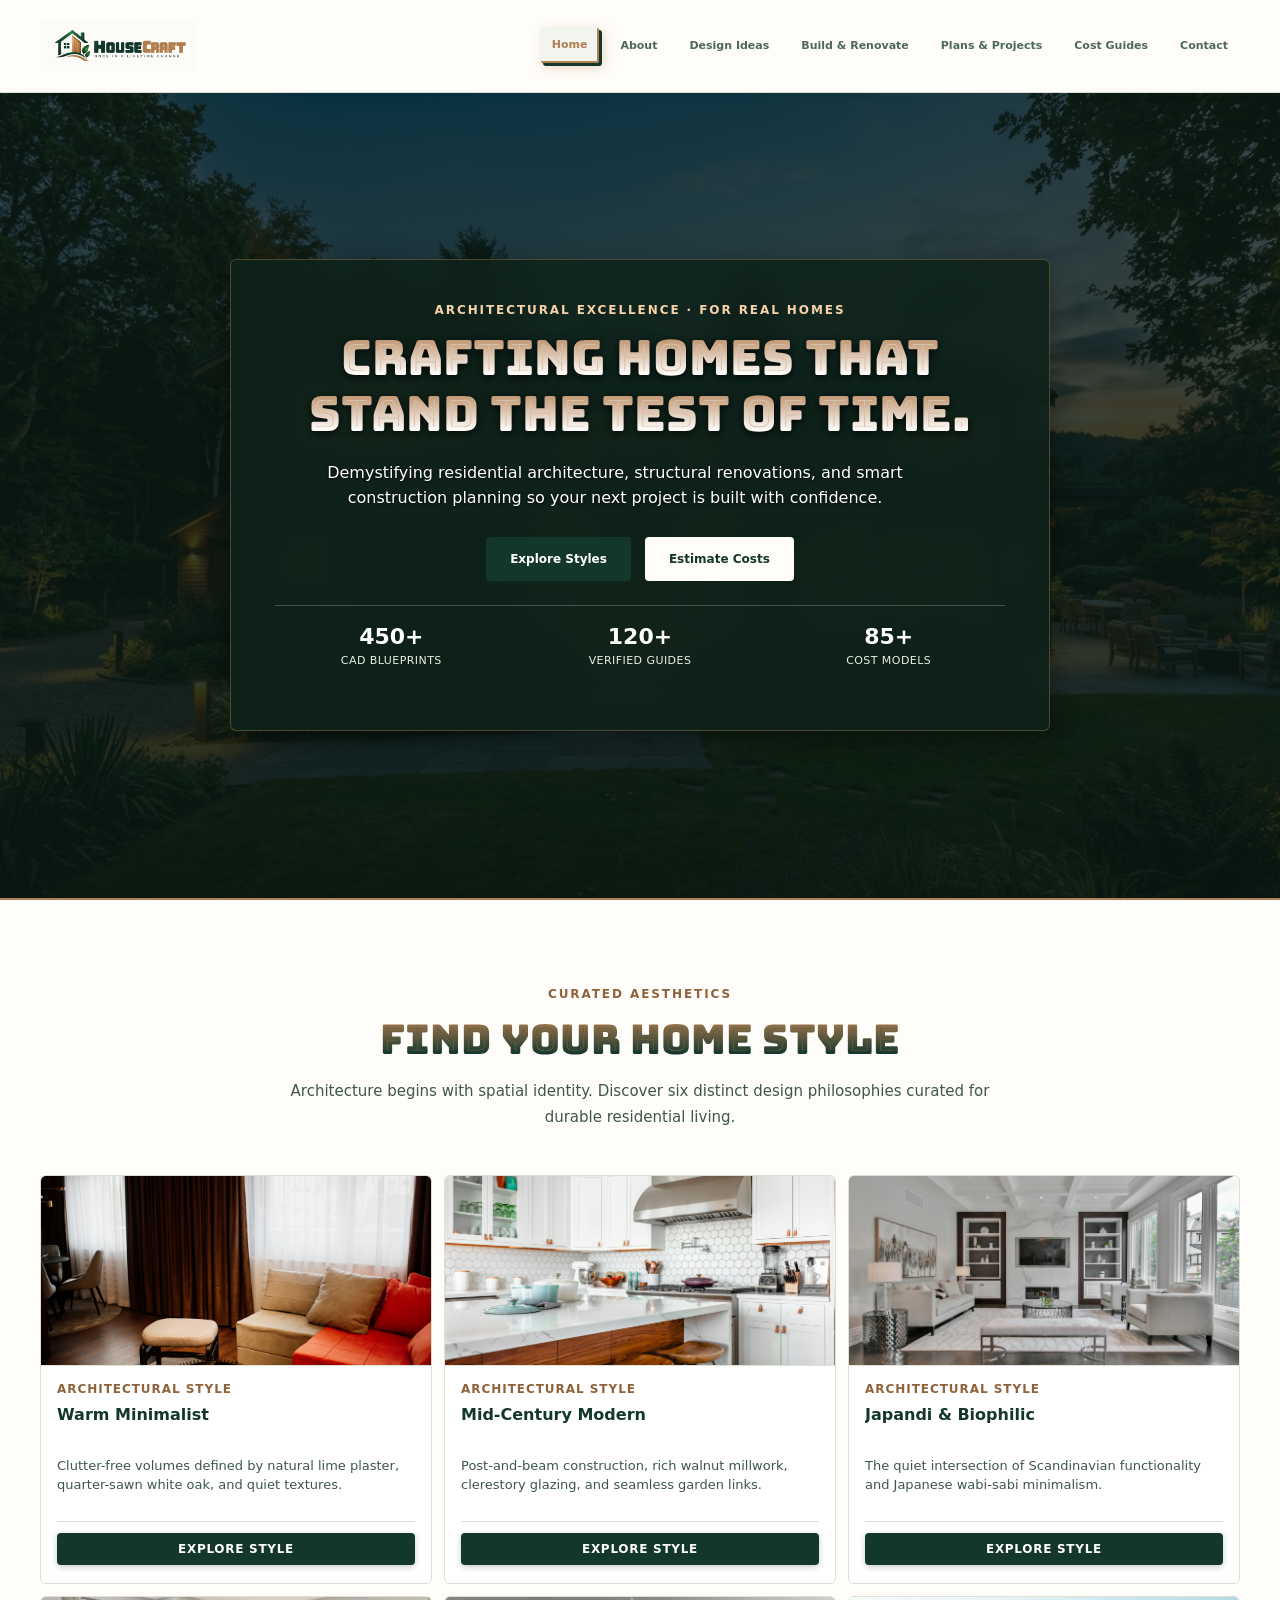
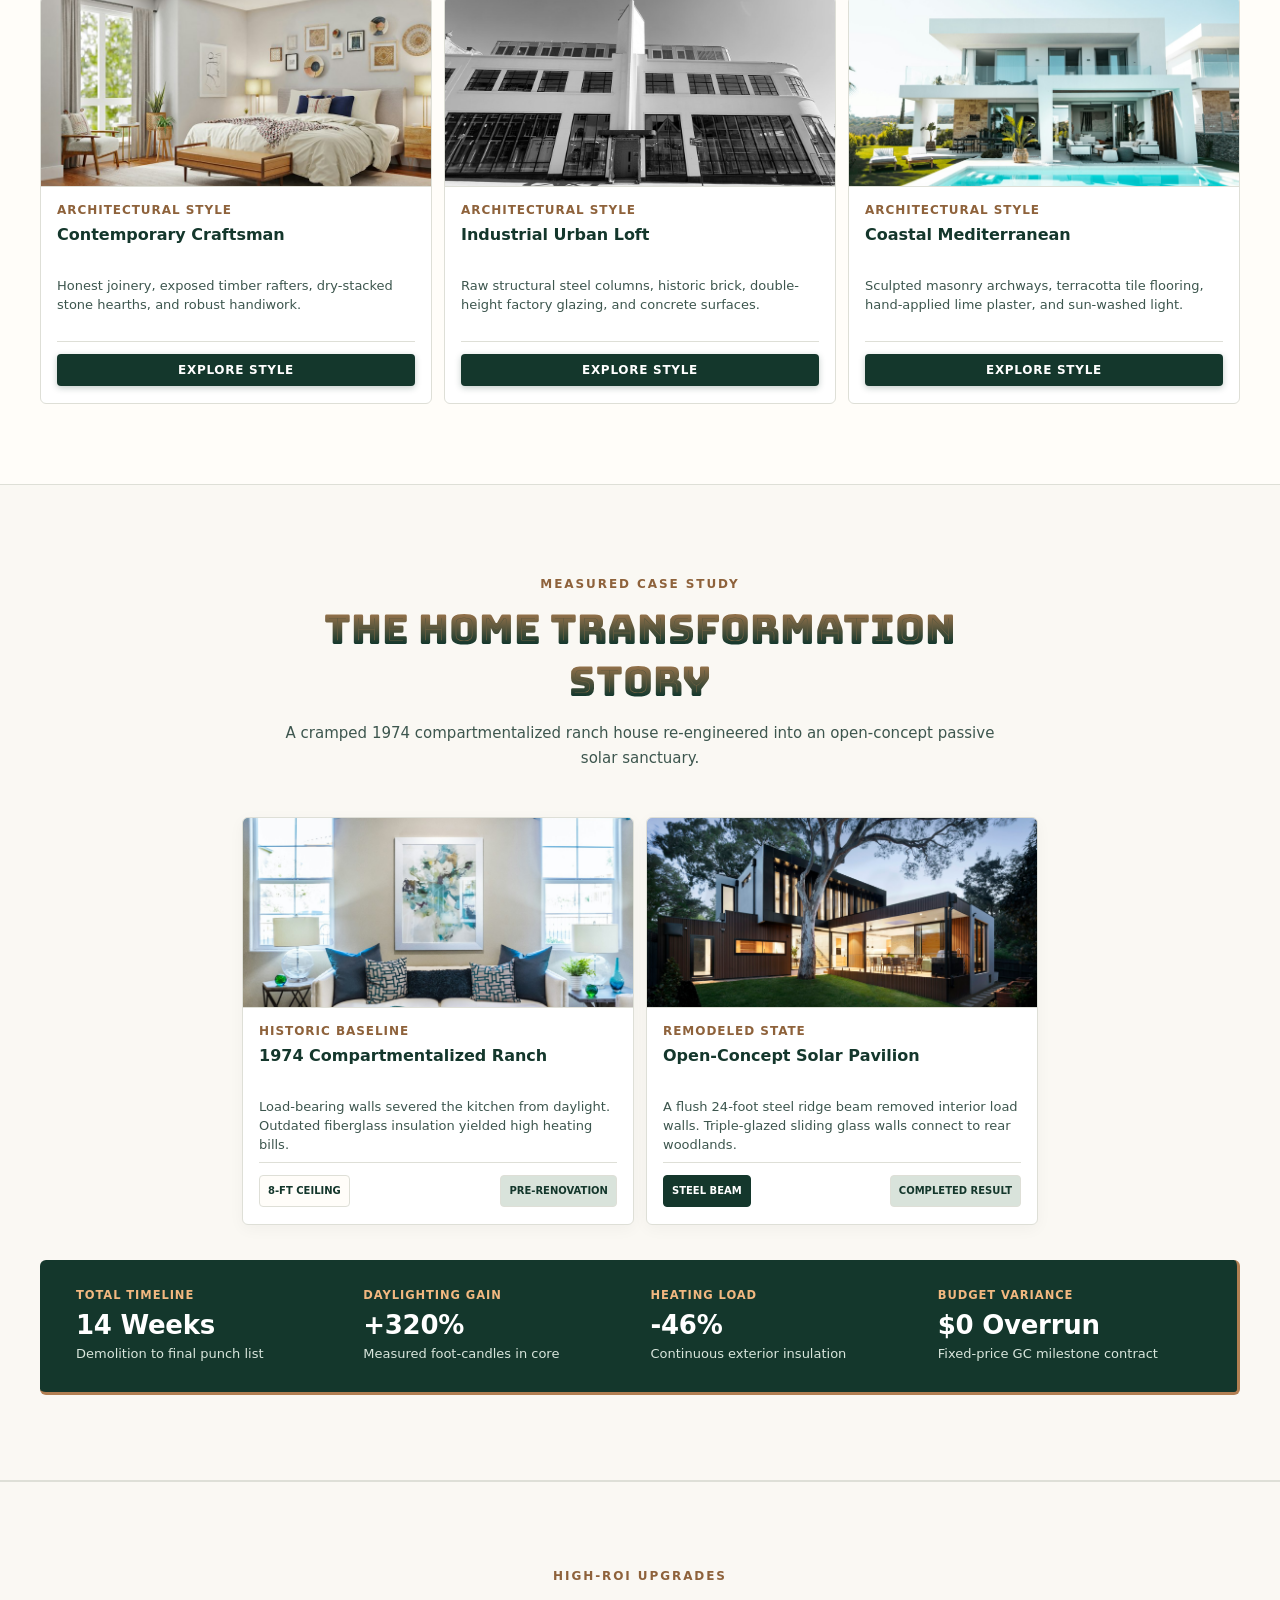
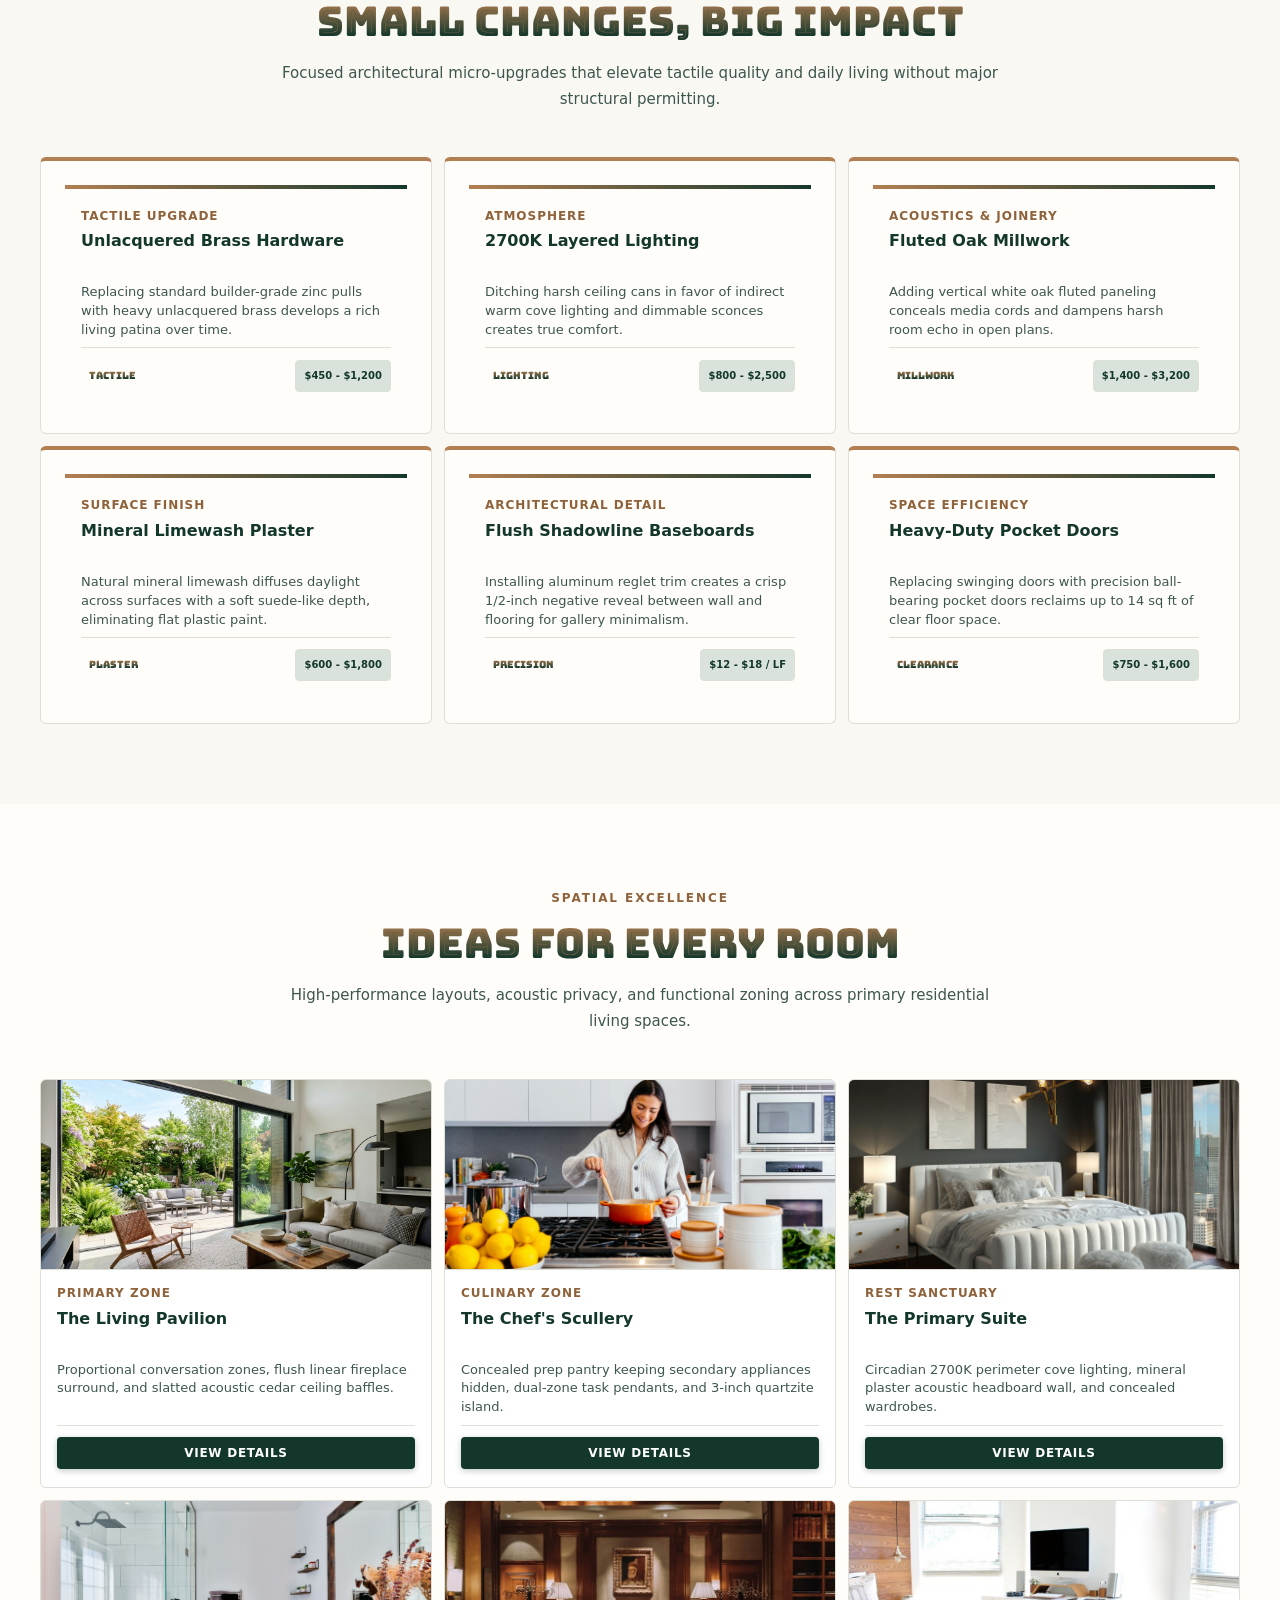
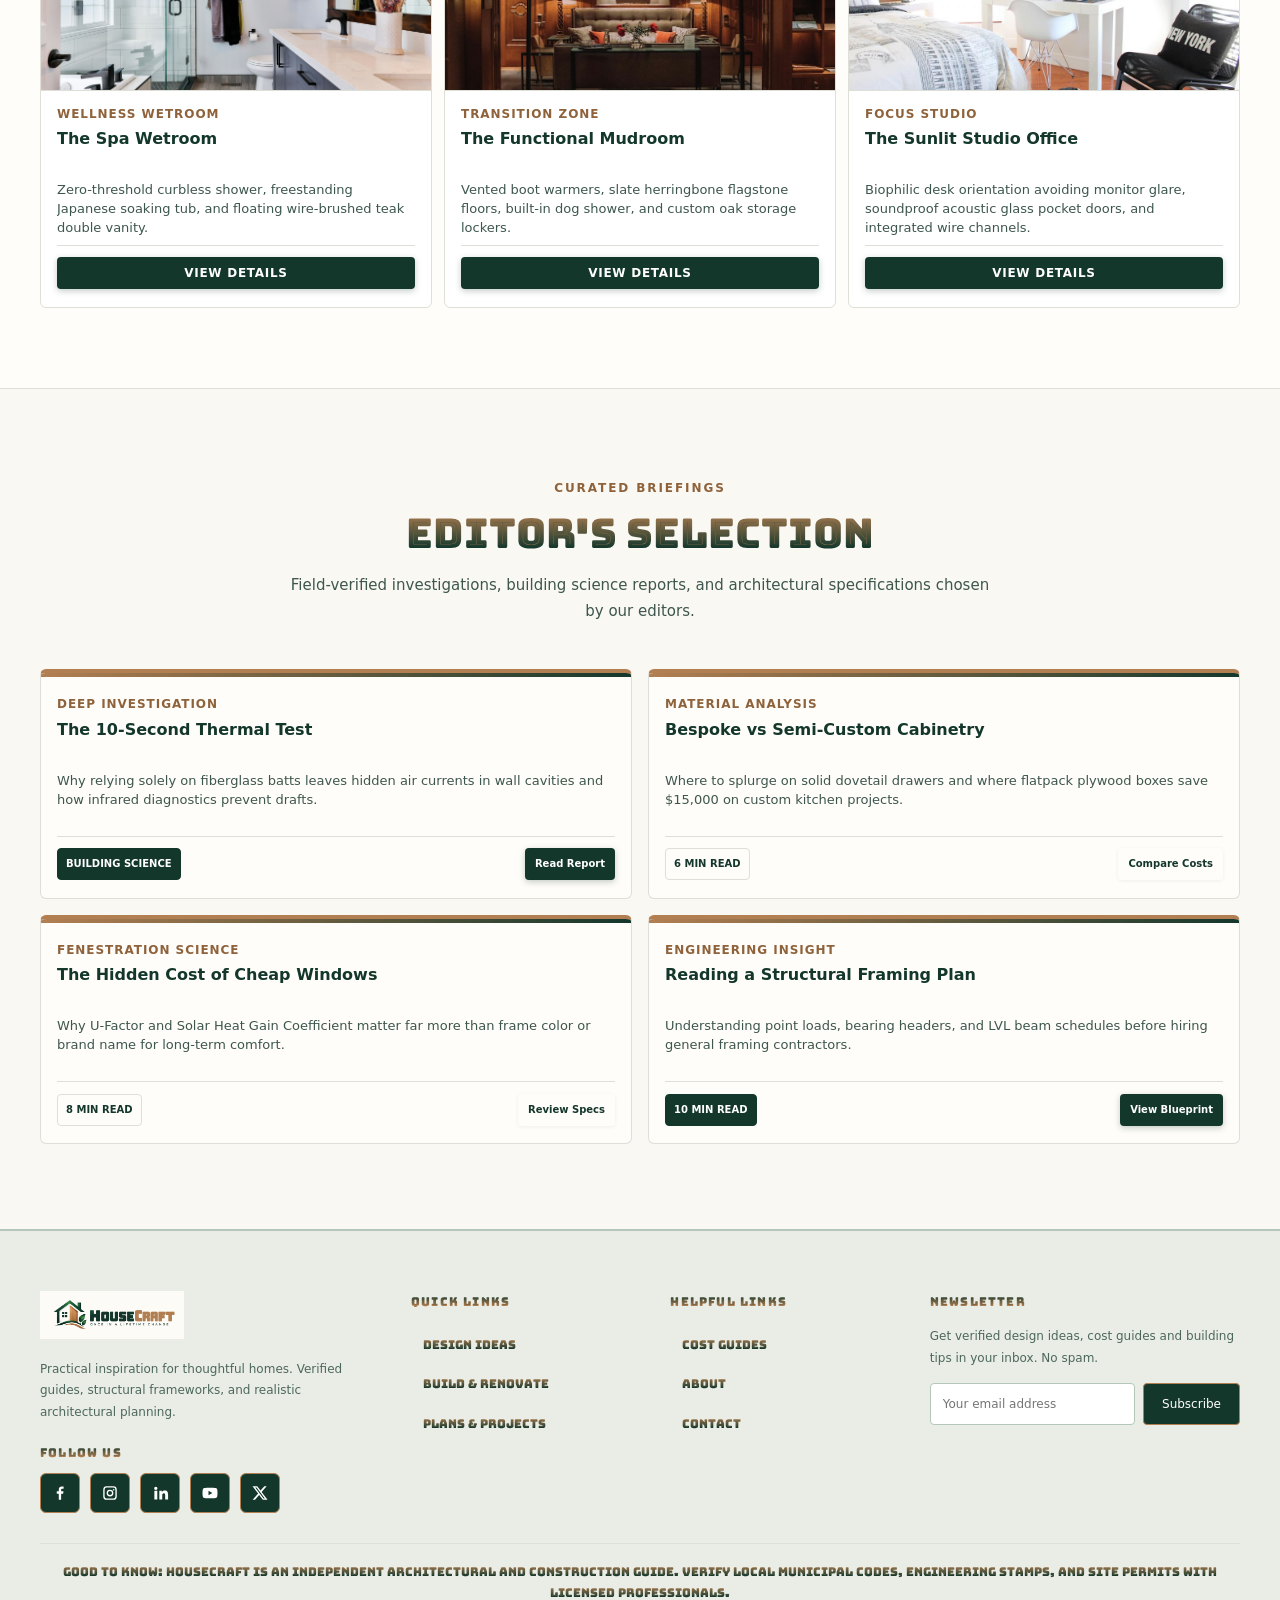
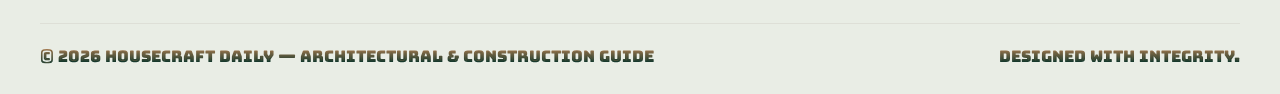
<file: index.html>
<!doctype html>
<html lang="en">
<head>
<meta charset="utf-8">
<meta name="viewport" content="width=device-width, initial-scale=1">
<meta name="description" content="Friendly, practical guidance for planning, building, fixing and refreshing the place you call home.">
<title>Home | HouseCraft Daily</title>
<link rel="icon" type="image/png" href="assets/favicon.png">
<link rel="shortcut icon" type="image/png" href="assets/favicon.png">
<link rel="apple-touch-icon" href="assets/favicon.png">
<link rel="preconnect" href="https://fonts.googleapis.com">
<link rel="preconnect" href="https://fonts.gstatic.com" crossorigin>
<link href="https://fonts.googleapis.com/css2?family=Bungee+Spice&display=swap" rel="stylesheet">
<link rel="stylesheet" href="assets/style.css">
</head>
<body>
<header class="site-header"><div class="wrap header-inner">
<a class="brand" href="index.html" aria-label="HouseCraft Daily home"><img src="assets/logo.png" alt="HouseCraft Daily" class="brand-logo"></a>
<button class="menu-toggle" aria-label="Toggle navigation" aria-expanded="false">☰</button>
<nav class="main-nav" aria-label="Main navigation">
<a href="index.html" aria-current="page">Home</a>
<a href="about.html" >About</a>
<a href="design-ideas.html" >Design Ideas</a>
<a href="build-renovate.html" >Build & Renovate</a>
<a href="plans-projects.html" >Plans & Projects</a>
<a href="cost-guides.html" >Cost Guides</a>
<a href="contact.html" >Contact</a>
</nav>
</div></header>

<main>
    <!-- HERO SECTION: Background Image Cover Hero -->
  <section class="home-hero-fullwidth">
    <div class="wrap">
      <div class="home-hero-inner frosted-dark">
        <span class="kicker kicker-light">ARCHITECTURAL EXCELLENCE · FOR REAL HOMES</span>
        <h1>Crafting homes that stand the test of time.</h1>
        <p class="hero-lead">Demystifying residential architecture, structural renovations, and smart construction planning so your next project is built with confidence.</p>
        <div class="hero-actions-group">
          <a class="button button-dark" href="design-ideas.html">Explore Styles</a>
          <a class="button button-light" href="cost-guides.html">Estimate Costs</a>
        </div>
        <div class="hero-stats-group">
          <div class="hero-stat-block">
            <strong>450+</strong>
            <span>CAD Blueprints</span>
          </div>
          <div class="hero-stat-block">
            <strong>120+</strong>
            <span>Verified Guides</span>
          </div>
          <div class="hero-stat-block">
            <strong>85+</strong>
            <span>Cost Models</span>
          </div>
        </div>
      </div>
    </div>
  </section>

  <!-- CONTENT SECTION 1: Find Your Home Style (6 cards: 3 and 3) -->
  <section class="sec-home-style">
    <div class="wrap">
      <div class="section-title-wrap">
        <span class="kicker">CURATED AESTHETICS</span>
        <h2>Find Your Home Style</h2>
        <p>Architecture begins with spatial identity. Discover six distinct design philosophies curated for durable residential living.</p>
      </div>
      <div class="style-grid card-grid-3">
        <div class="style-card">
          <div class="card-img-top">
            <img src="assets/images/warm-minimalist.jpg" alt="Warm Minimalist living room interior">
          </div>
          <div class="card-body-padded">
            <span class="card-eyebrow">ARCHITECTURAL STYLE</span>
            <h3 class="card-heading">Warm Minimalist</h3>
            <p class="card-subheading">Clutter-free volumes defined by natural lime plaster, quarter-sawn white oak, and quiet textures.</p>
            <div class="card-links-wrap">
              <a class="button button-dark card-btn-full" href="design-ideas.html">Explore Style</a>
            </div>
          </div>
        </div>
        <div class="style-card">
          <div class="card-img-top">
            <img src="assets/images/midcentury-interior.jpg" alt="Mid-Century Modern interior with timber beams">
          </div>
          <div class="card-body-padded">
            <span class="card-eyebrow">ARCHITECTURAL STYLE</span>
            <h3 class="card-heading">Mid-Century Modern</h3>
            <p class="card-subheading">Post-and-beam construction, rich walnut millwork, clerestory glazing, and seamless garden links.</p>
            <div class="card-links-wrap">
              <a class="button button-dark card-btn-full" href="design-ideas.html">Explore Style</a>
            </div>
          </div>
        </div>
        <div class="style-card">
          <div class="card-img-top">
            <img src="assets/images/japandi-living.jpg" alt="Japandi biophilic room with slatted timber">
          </div>
          <div class="card-body-padded">
            <span class="card-eyebrow">ARCHITECTURAL STYLE</span>
            <h3 class="card-heading">Japandi &amp; Biophilic</h3>
            <p class="card-subheading">The quiet intersection of Scandinavian functionality and Japanese wabi-sabi minimalism.</p>
            <div class="card-links-wrap">
              <a class="button button-dark card-btn-full" href="design-ideas.html">Explore Style</a>
            </div>
          </div>
        </div>
        <div class="style-card">
          <div class="card-img-top">
            <img src="assets/images/craftsman-interior.jpg" alt="Contemporary Craftsman home with exposed timber rafters">
          </div>
          <div class="card-body-padded">
            <span class="card-eyebrow">ARCHITECTURAL STYLE</span>
            <h3 class="card-heading">Contemporary Craftsman</h3>
            <p class="card-subheading">Honest joinery, exposed timber rafters, dry-stacked stone hearths, and robust handiwork.</p>
            <div class="card-links-wrap">
              <a class="button button-dark card-btn-full" href="design-ideas.html">Explore Style</a>
            </div>
          </div>
        </div>
        <div class="style-card">
          <div class="card-img-top">
            <img src="assets/images/industrial-loft.jpg" alt="Industrial urban loft with exposed brick and steel">
          </div>
          <div class="card-body-padded">
            <span class="card-eyebrow">ARCHITECTURAL STYLE</span>
            <h3 class="card-heading">Industrial Urban Loft</h3>
            <p class="card-subheading">Raw structural steel columns, historic brick, double-height factory glazing, and concrete surfaces.</p>
            <div class="card-links-wrap">
              <a class="button button-dark card-btn-full" href="design-ideas.html">Explore Style</a>
            </div>
          </div>
        </div>
        <div class="style-card">
          <div class="card-img-top">
            <img src="assets/images/mediterranean-villa.jpg" alt="Coastal Mediterranean villa with plaster arches">
          </div>
          <div class="card-body-padded">
            <span class="card-eyebrow">ARCHITECTURAL STYLE</span>
            <h3 class="card-heading">Coastal Mediterranean</h3>
            <p class="card-subheading">Sculpted masonry archways, terracotta tile flooring, hand-applied lime plaster, and sun-washed light.</p>
            <div class="card-links-wrap">
              <a class="button button-dark card-btn-full" href="design-ideas.html">Explore Style</a>
            </div>
          </div>
        </div>
      </div>
    </div>
  </section>

  <!-- CONTENT SECTION 2: The Home Transformation Story (2 cards centered!) -->
  <section class="sec-transformation-story">
    <div class="wrap">
      <div class="section-title-wrap">
        <span class="kicker">MEASURED CASE STUDY</span>
        <h2>The Home Transformation Story</h2>
        <p>A cramped 1974 compartmentalized ranch house re-engineered into an open-concept passive solar sanctuary.</p>
      </div>
      <div class="transformation-wrap card-grid-3">
        <div class="transform-box">
          <div class="card-img-top">
            <img src="assets/images/vintage-kitchen.jpg" alt="Cramped vintage kitchen prior to renovation">
          </div>
          <div class="card-body-padded">
            <span class="card-eyebrow">HISTORIC BASELINE</span>
            <h3 class="card-heading">1974 Compartmentalized Ranch</h3>
            <p class="card-subheading">Load-bearing walls severed the kitchen from daylight. Outdated fiberglass insulation yielded high heating bills.</p>
            <div class="card-links-wrap">
              <span class="badge-pill badge-pill-light">8-FT CEILING</span><span class="impact-cost">PRE-RENOVATION</span>
            </div>
          </div>
        </div>
        <div class="transform-box">
          <div class="card-img-top">
            <img src="assets/images/great-room-timber.jpg" alt="Open timber great room after renovation">
          </div>
          <div class="card-body-padded">
            <span class="card-eyebrow">REMODELED STATE</span>
            <h3 class="card-heading">Open-Concept Solar Pavilion</h3>
            <p class="card-subheading">A flush 24-foot steel ridge beam removed interior load walls. Triple-glazed sliding glass walls connect to rear woodlands.</p>
            <div class="card-links-wrap">
              <span class="badge-pill badge-pill-ink">STEEL BEAM</span><span class="impact-cost">COMPLETED RESULT</span>
            </div>
          </div>
        </div>
      </div>
      <div class="transformation-metrics-bar">
        <div class="metric-block">
          <h4>TOTAL TIMELINE</h4>
          <strong>14 Weeks</strong>
          <p>Demolition to final punch list</p>
        </div>
        <div class="metric-block">
          <h4>DAYLIGHTING GAIN</h4>
          <strong>+320%</strong>
          <p>Measured foot-candles in core</p>
        </div>
        <div class="metric-block">
          <h4>HEATING LOAD</h4>
          <strong>-46%</strong>
          <p>Continuous exterior insulation</p>
        </div>
        <div class="metric-block">
          <h4>BUDGET VARIANCE</h4>
          <strong>$0 Overrun</strong>
          <p>Fixed-price GC milestone contract</p>
        </div>
      </div>
    </div>
  </section>

  <!-- CONTENT SECTION 3: Small Changes, Big Impact (6 cards: 3 and 3) -->
  <section class="sec-small-changes">
    <div class="wrap">
      <div class="section-title-wrap">
        <span class="kicker">HIGH-ROI UPGRADES</span>
        <h2>Small Changes, Big Impact</h2>
        <p>Focused architectural micro-upgrades that elevate tactile quality and daily living without major structural permitting.</p>
      </div>
      <div class="impact-grid card-grid-3">
        <div class="impact-card text-card">
          
          <div class="card-body-padded">
            <span class="card-eyebrow">TACTILE UPGRADE</span>
            <h3 class="card-heading">Unlacquered Brass Hardware</h3>
            <p class="card-subheading">Replacing standard builder-grade zinc pulls with heavy unlacquered brass develops a rich living patina over time.</p>
            <div class="card-links-wrap">
              <span class="impact-tag">TACTILE</span><span class="impact-cost">$450 - $1,200</span>
            </div>
          </div>
        </div>
        <div class="impact-card text-card">
          
          <div class="card-body-padded">
            <span class="card-eyebrow">ATMOSPHERE</span>
            <h3 class="card-heading">2700K Layered Lighting</h3>
            <p class="card-subheading">Ditching harsh ceiling cans in favor of indirect warm cove lighting and dimmable sconces creates true comfort.</p>
            <div class="card-links-wrap">
              <span class="impact-tag">LIGHTING</span><span class="impact-cost">$800 - $2,500</span>
            </div>
          </div>
        </div>
        <div class="impact-card text-card">
          
          <div class="card-body-padded">
            <span class="card-eyebrow">ACOUSTICS &amp; JOINERY</span>
            <h3 class="card-heading">Fluted Oak Millwork</h3>
            <p class="card-subheading">Adding vertical white oak fluted paneling conceals media cords and dampens harsh room echo in open plans.</p>
            <div class="card-links-wrap">
              <span class="impact-tag">MILLWORK</span><span class="impact-cost">$1,400 - $3,200</span>
            </div>
          </div>
        </div>
        <div class="impact-card text-card">
          
          <div class="card-body-padded">
            <span class="card-eyebrow">SURFACE FINISH</span>
            <h3 class="card-heading">Mineral Limewash Plaster</h3>
            <p class="card-subheading">Natural mineral limewash diffuses daylight across surfaces with a soft suede-like depth, eliminating flat plastic paint.</p>
            <div class="card-links-wrap">
              <span class="impact-tag">PLASTER</span><span class="impact-cost">$600 - $1,800</span>
            </div>
          </div>
        </div>
        <div class="impact-card text-card">
          
          <div class="card-body-padded">
            <span class="card-eyebrow">ARCHITECTURAL DETAIL</span>
            <h3 class="card-heading">Flush Shadowline Baseboards</h3>
            <p class="card-subheading">Installing aluminum reglet trim creates a crisp 1/2-inch negative reveal between wall and flooring for gallery minimalism.</p>
            <div class="card-links-wrap">
              <span class="impact-tag">PRECISION</span><span class="impact-cost">$12 - $18 / LF</span>
            </div>
          </div>
        </div>
        <div class="impact-card text-card">
          
          <div class="card-body-padded">
            <span class="card-eyebrow">SPACE EFFICIENCY</span>
            <h3 class="card-heading">Heavy-Duty Pocket Doors</h3>
            <p class="card-subheading">Replacing swinging doors with precision ball-bearing pocket doors reclaims up to 14 sq ft of clear floor space.</p>
            <div class="card-links-wrap">
              <span class="impact-tag">CLEARANCE</span><span class="impact-cost">$750 - $1,600</span>
            </div>
          </div>
        </div>
      </div>
    </div>
  </section>

  <!-- CONTENT SECTION 4: Ideas for Every Room (6 cards: 3 and 3) -->
  <section class="sec-room-ideas">
    <div class="wrap">
      <div class="section-title-wrap">
        <span class="kicker">SPATIAL EXCELLENCE</span>
        <h2>Ideas for Every Room</h2>
        <p>High-performance layouts, acoustic privacy, and functional zoning across primary residential living spaces.</p>
      </div>
      <div class="room-grid card-grid-3">
        <div class="room-card">
          <div class="card-img-top">
            <img src="assets/images/living-pavilion.jpg" alt="Architectural living room with fireplace">
          </div>
          <div class="card-body-padded">
            <span class="card-eyebrow">PRIMARY ZONE</span>
            <h3 class="card-heading">The Living Pavilion</h3>
            <p class="card-subheading">Proportional conversation zones, flush linear fireplace surround, and slatted acoustic cedar ceiling baffles.</p>
            <div class="card-links-wrap">
              <a class="button button-dark card-btn-full" href="design-ideas.html">View Details</a>
            </div>
          </div>
        </div>
        <div class="room-card">
          <div class="card-img-top">
            <img src="assets/images/modern-kitchen.jpg" alt="Modern kitchen with scullery">
          </div>
          <div class="card-body-padded">
            <span class="card-eyebrow">CULINARY ZONE</span>
            <h3 class="card-heading">The Chef's Scullery</h3>
            <p class="card-subheading">Concealed prep pantry keeping secondary appliances hidden, dual-zone task pendants, and 3-inch quartzite island.</p>
            <div class="card-links-wrap">
              <a class="button button-dark card-btn-full" href="design-ideas.html">View Details</a>
            </div>
          </div>
        </div>
        <div class="room-card">
          <div class="card-img-top">
            <img src="assets/images/bedroom-sanctuary.jpg" alt="Quiet sanctuary bedroom with cove lighting">
          </div>
          <div class="card-body-padded">
            <span class="card-eyebrow">REST SANCTUARY</span>
            <h3 class="card-heading">The Primary Suite</h3>
            <p class="card-subheading">Circadian 2700K perimeter cove lighting, mineral plaster acoustic headboard wall, and concealed wardrobes.</p>
            <div class="card-links-wrap">
              <a class="button button-dark card-btn-full" href="design-ideas.html">View Details</a>
            </div>
          </div>
        </div>
        <div class="room-card">
          <div class="card-img-top">
            <img src="assets/images/bathroom-wetroom.jpg" alt="Curbless wet room bathroom">
          </div>
          <div class="card-body-padded">
            <span class="card-eyebrow">WELLNESS WETROOM</span>
            <h3 class="card-heading">The Spa Wetroom</h3>
            <p class="card-subheading">Zero-threshold curbless shower, freestanding Japanese soaking tub, and floating wire-brushed teak double vanity.</p>
            <div class="card-links-wrap">
              <a class="button button-dark card-btn-full" href="design-ideas.html">View Details</a>
            </div>
          </div>
        </div>
        <div class="room-card">
          <div class="card-img-top">
            <img src="assets/images/mudroom-bench.jpg" alt="High-function mudroom boot room">
          </div>
          <div class="card-body-padded">
            <span class="card-eyebrow">TRANSITION ZONE</span>
            <h3 class="card-heading">The Functional Mudroom</h3>
            <p class="card-subheading">Vented boot warmers, slate herringbone flagstone floors, built-in dog shower, and custom oak storage lockers.</p>
            <div class="card-links-wrap">
              <a class="button button-dark card-btn-full" href="design-ideas.html">View Details</a>
            </div>
          </div>
        </div>
        <div class="room-card">
          <div class="card-img-top">
            <img src="assets/images/studio-office.jpg" alt="Sunlit architectural home office">
          </div>
          <div class="card-body-padded">
            <span class="card-eyebrow">FOCUS STUDIO</span>
            <h3 class="card-heading">The Sunlit Studio Office</h3>
            <p class="card-subheading">Biophilic desk orientation avoiding monitor glare, soundproof acoustic glass pocket doors, and integrated wire channels.</p>
            <div class="card-links-wrap">
              <a class="button button-dark card-btn-full" href="design-ideas.html">View Details</a>
            </div>
          </div>
        </div>
      </div>
    </div>
  </section>

  <!-- CONTENT SECTION 5: Editor's Selection (2x2 cards) -->
  <section class="sec-editors-selection">
    <div class="wrap">
      <div class="section-title-wrap">
        <span class="kicker">CURATED BRIEFINGS</span>
        <h2>Editor's Selection</h2>
        <p>Field-verified investigations, building science reports, and architectural specifications chosen by our editors.</p>
      </div>
      <div class="editor-grid card-grid-2x2">
        <div class="editor-card text-card">
          
          <div class="card-body-padded">
            <span class="card-eyebrow">DEEP INVESTIGATION</span>
            <h3 class="card-heading">The 10-Second Thermal Test</h3>
            <p class="card-subheading">Why relying solely on fiberglass batts leaves hidden air currents in wall cavities and how infrared diagnostics prevent drafts.</p>
            <div class="card-links-wrap">
              <span class="badge-pill badge-pill-ink">BUILDING SCIENCE</span><a class="button button-dark" href="build-renovate.html">Read Report</a>
            </div>
          </div>
        </div>
        <div class="editor-card text-card">
          
          <div class="card-body-padded">
            <span class="card-eyebrow">MATERIAL ANALYSIS</span>
            <h3 class="card-heading">Bespoke vs Semi-Custom Cabinetry</h3>
            <p class="card-subheading">Where to splurge on solid dovetail drawers and where flatpack plywood boxes save $15,000 on custom kitchen projects.</p>
            <div class="card-links-wrap">
              <span class="badge-pill badge-pill-light">6 MIN READ</span><a class="button button-light" href="cost-guides.html">Compare Costs</a>
            </div>
          </div>
        </div>
        <div class="editor-card text-card">
          
          <div class="card-body-padded">
            <span class="card-eyebrow">FENESTRATION SCIENCE</span>
            <h3 class="card-heading">The Hidden Cost of Cheap Windows</h3>
            <p class="card-subheading">Why U-Factor and Solar Heat Gain Coefficient matter far more than frame color or brand name for long-term comfort.</p>
            <div class="card-links-wrap">
              <span class="badge-pill badge-pill-light">8 MIN READ</span><a class="button button-light" href="build-renovate.html">Review Specs</a>
            </div>
          </div>
        </div>
        <div class="editor-card text-card">
          
          <div class="card-body-padded">
            <span class="card-eyebrow">ENGINEERING INSIGHT</span>
            <h3 class="card-heading">Reading a Structural Framing Plan</h3>
            <p class="card-subheading">Understanding point loads, bearing headers, and LVL beam schedules before hiring general framing contractors.</p>
            <div class="card-links-wrap">
              <span class="badge-pill badge-pill-ink">10 MIN READ</span><a class="button button-dark" href="plans-projects.html">View Blueprint</a>
            </div>
          </div>
        </div>
      </div>
    </div>
  </section>
</main>
<footer class="site-footer">
<div class="wrap footer-grid">
<div class="footer-col footer-brand-col">
<a class="brand brand-footer" href="index.html" aria-label="HouseCraft Daily home"><img src="assets/logo.png" alt="HouseCraft Daily" class="brand-logo"></a>
<p class="footer-about">Practical inspiration for thoughtful homes. Verified guides, structural frameworks, and realistic architectural planning.</p>
<h3 class="footer-social-title">Follow us</h3>
<div class="social-buttons" role="list">
<a class="social-btn" role="listitem" href="https://www.facebook.com/" target="_blank" rel="noopener" aria-label="Facebook" title="Facebook"><svg viewBox="0 0 24 24" aria-hidden="true"><path d="M13.5 21v-8h2.7l.4-3.2h-3.1V7.8c0-.9.3-1.5 1.6-1.5h1.7V3.4c-.3 0-1.3-.1-2.4-.1-2.4 0-4 1.5-4 4.1v2.4H7.7V13h2.7v8h3.1z"/></svg></a>
<a class="social-btn" role="listitem" href="https://www.instagram.com/" target="_blank" rel="noopener" aria-label="Instagram" title="Instagram"><svg viewBox="0 0 24 24" aria-hidden="true"><path d="M7.5 3h9A4.5 4.5 0 0 1 21 7.5v9a4.5 4.5 0 0 1-4.5 4.5h-9A4.5 4.5 0 0 1 3 16.5v-9A4.5 4.5 0 0 1 7.5 3zm0 1.8A2.7 2.7 0 0 0 4.8 7.5v9a2.7 2.7 0 0 0 2.7 2.7h9a2.7 2.7 0 0 0 2.7-2.7v-9a2.7 2.7 0 0 0-2.7-2.7h-9zM12 7.5a4.5 4.5 0 1 1 0 9 4.5 4.5 0 0 1 0-9zm0 1.8a2.7 2.7 0 1 0 0 5.4 2.7 2.7 0 0 0 0-5.4zm4.9-2.6a1.05 1.05 0 1 1 0 2.1 1.05 1.05 0 0 1 0-2.1z"/></svg></a>
<a class="social-btn" role="listitem" href="https://www.linkedin.com/" target="_blank" rel="noopener" aria-label="LinkedIn" title="LinkedIn"><svg viewBox="0 0 24 24" aria-hidden="true"><path d="M4.5 9h3.9v11.5H4.5V9zM6.4 3.5a2.2 2.2 0 1 1 0 4.4 2.2 2.2 0 0 1 0-4.4zM10.7 9h3.7v1.6h.1c.5-1 1.8-1.9 3.7-1.9 3.9 0 4.6 2.5 4.6 5.8v6h-3.9v-5.3c0-1.3 0-2.9-1.8-2.9s-2.1 1.4-2.1 2.8v5.4h-3.9V9z"/></svg></a>
<a class="social-btn" role="listitem" href="https://www.youtube.com/" target="_blank" rel="noopener" aria-label="YouTube" title="YouTube"><svg viewBox="0 0 24 24" aria-hidden="true"><path d="M21.6 7.2a2.5 2.5 0 0 0-1.8-1.8C18.2 5 12 5 12 5s-6.200 0-7.800.4A2.500 2.500 0 0 0 2.400 7.200C2 8.800 2 12 2 12s0 3.200.4 4.800a2.500 2.500 0 0 0 1.800 1.800C5.800 19 12 19 12 19s6.200 0 7.800-.4a2.500 2.500 0 0 0 1.800-1.800c.4-1.600.4-4.800.4-4.800s0-3.200-.4-4.800zM10 15V9l5.200 3-5.200 3z"/></svg></a>
<a class="social-btn" role="listitem" href="https://x.com/" target="_blank" rel="noopener" aria-label="X (Twitter)" title="X (Twitter)"><svg viewBox="0 0 24 24" aria-hidden="true"><path d="M17.800 3h3.100l-6.800 7.700L22 21h-6.200l-4.900-6.300L5.300 21H2.200l7.300-8.300L2 3h6.300l4.400 5.800L17.800 3zm-1.100 16.200h1.700L7.400 4.700H5.600l11.100 14.500z"/></svg></a>
</div>
</div>
<div class="footer-col footer-newsletter-col">
<h3>Newsletter</h3>
<p class="footer-news-text">Get verified design ideas, cost guides and building tips in your inbox. No spam.</p>
<form class="newsletter-form" onsubmit="event.preventDefault(); var m=this.querySelector('.newsletter-msg'); m.textContent='Thank you for subscribing!'; this.reset(); return false;">
<label class="sr-only" for="footer-news-email">Email address</label>
<input type="email" id="footer-news-email" name="email" placeholder="Your email address" required>
<button type="submit" class="newsletter-btn">Subscribe</button>
<span class="newsletter-msg" role="status" aria-live="polite"></span>
</form>
</div>
<div class="footer-col footer-nav-col footer-nav-quick">
<h3>Quick links</h3>
<a href="design-ideas.html">Design Ideas</a>
<a href="build-renovate.html">Build &amp; Renovate</a>
<a href="plans-projects.html">Plans &amp; Projects</a>
</div>
<div class="footer-col footer-nav-col footer-nav-helpful">
<h3>Helpful links</h3>
<a href="cost-guides.html">Cost Guides</a>
<a href="about.html">About</a>
<a href="contact.html">Contact</a>
</div>
</div>
<div class="wrap footer-note"><strong>Good to know:</strong> HouseCraft is an independent architectural and construction guide. Verify local municipal codes, engineering stamps, and site permits with licensed professionals.</div>
<div class="wrap footer-bottom">
<span>© 2026 HouseCraft Daily — Architectural & Construction Guide</span>
<span>Designed with integrity.</span>
</div>
</footer>
<button id="back-to-top" class="back-to-top" aria-label="Back to top" title="Back to top">
  <svg viewBox="0 0 24 24" aria-hidden="true"><path d="M12 5l-7 7 1.41 1.41L11 8.83V19h2V8.83l4.59 4.58L19 12z"/></svg>
</button>
<script src="assets/site.js"></script>
</body>
</html>
</file>
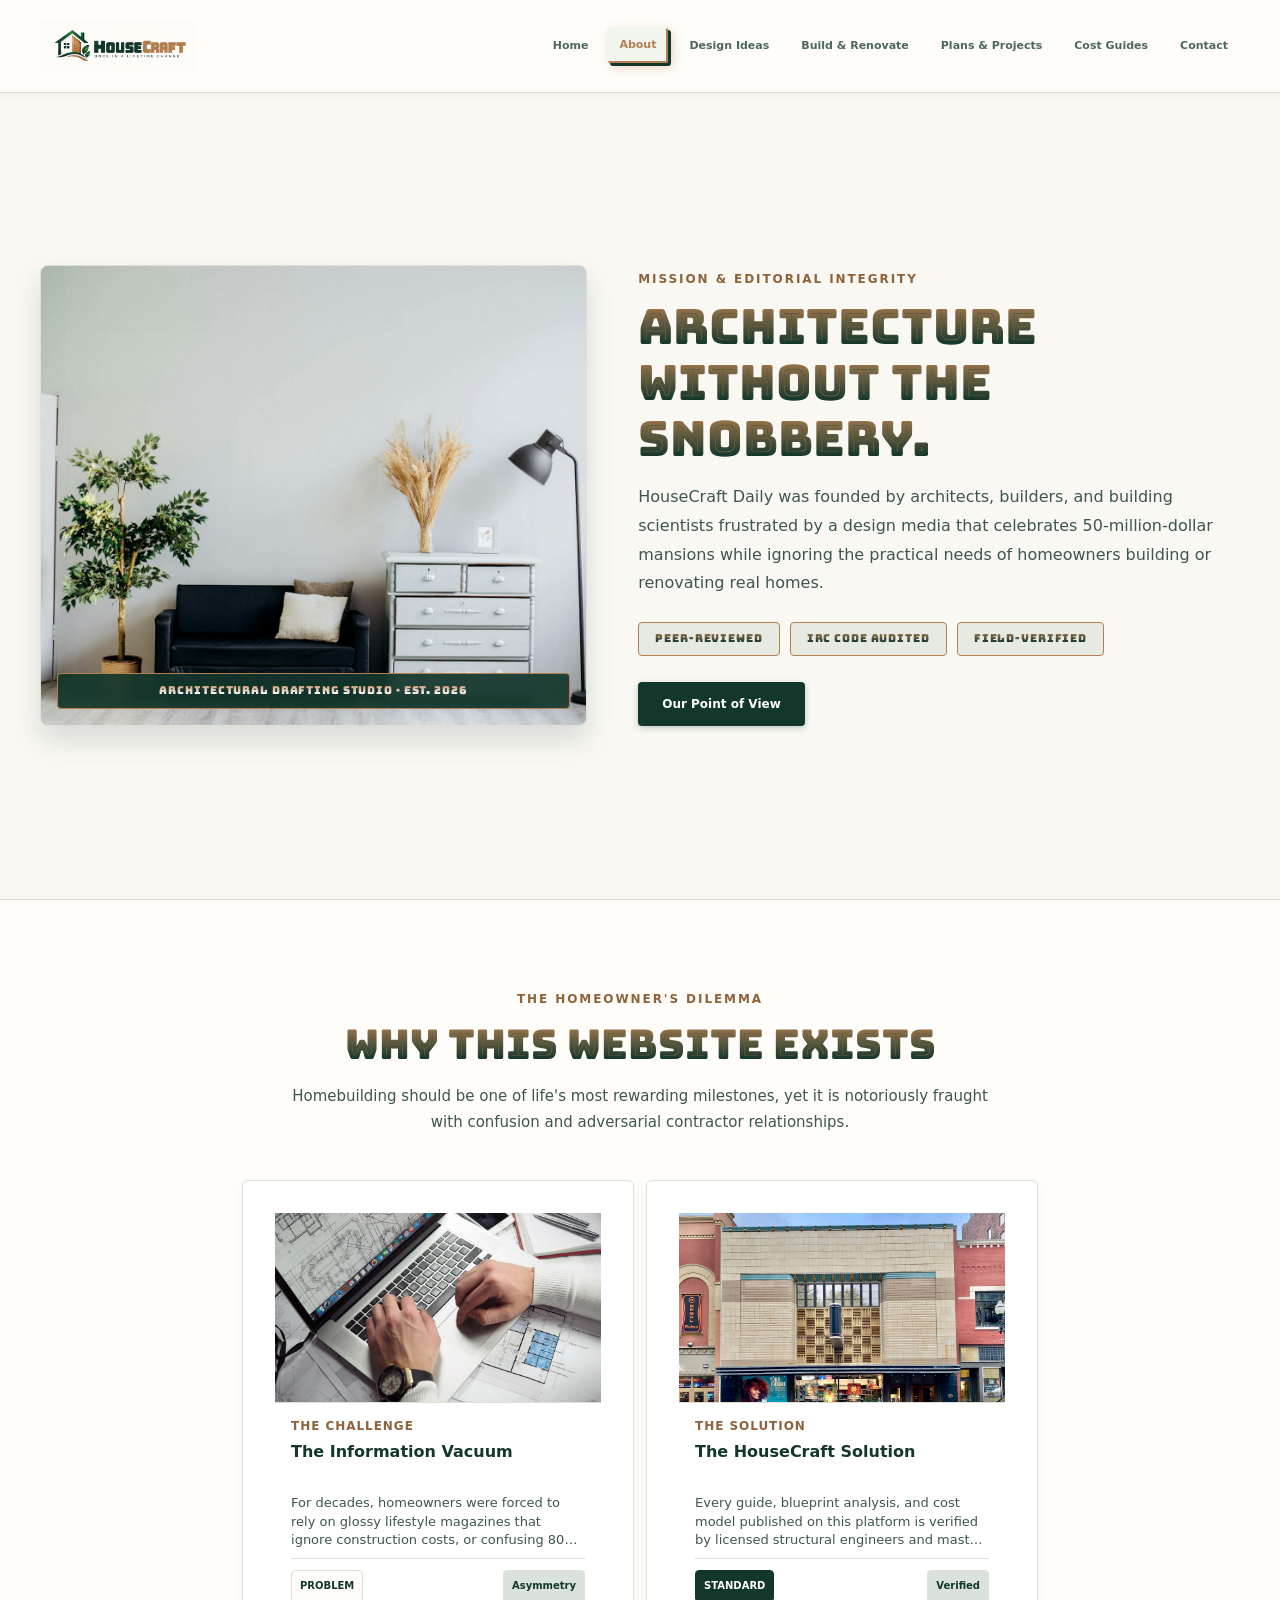
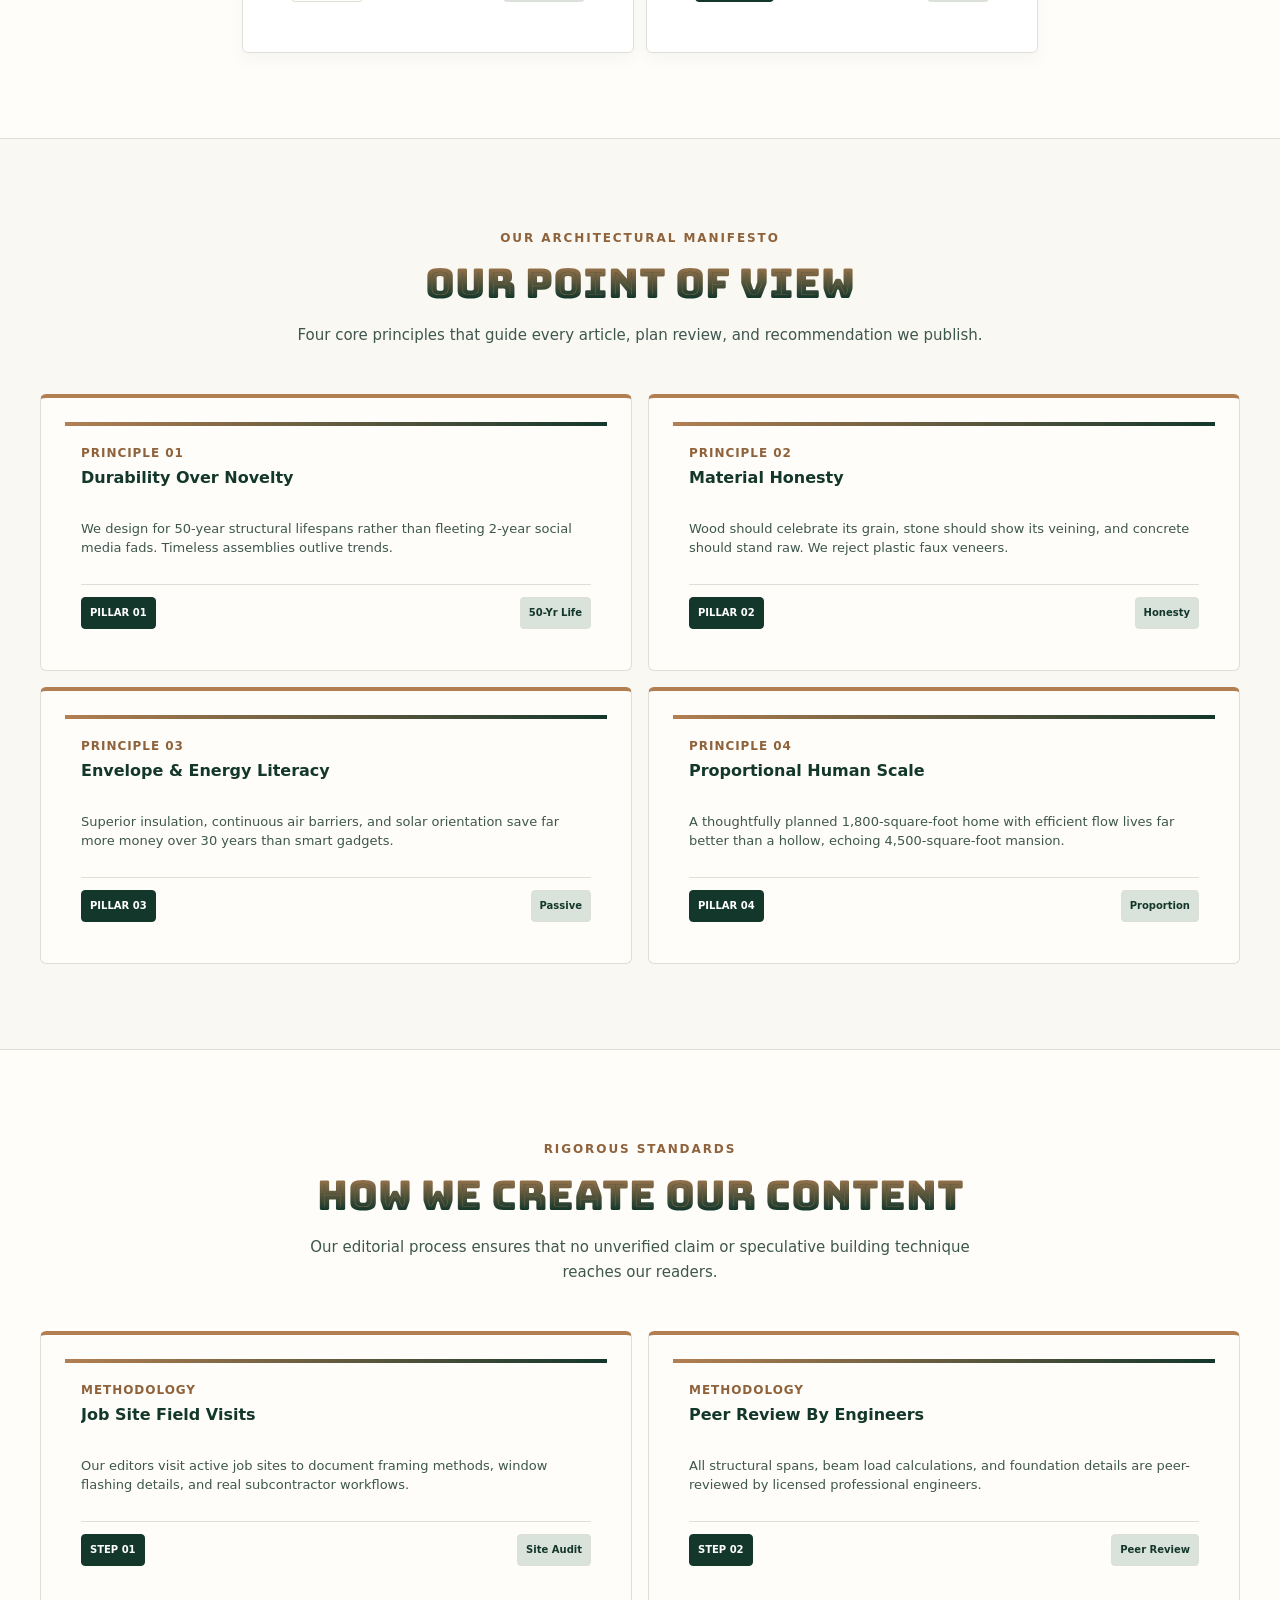
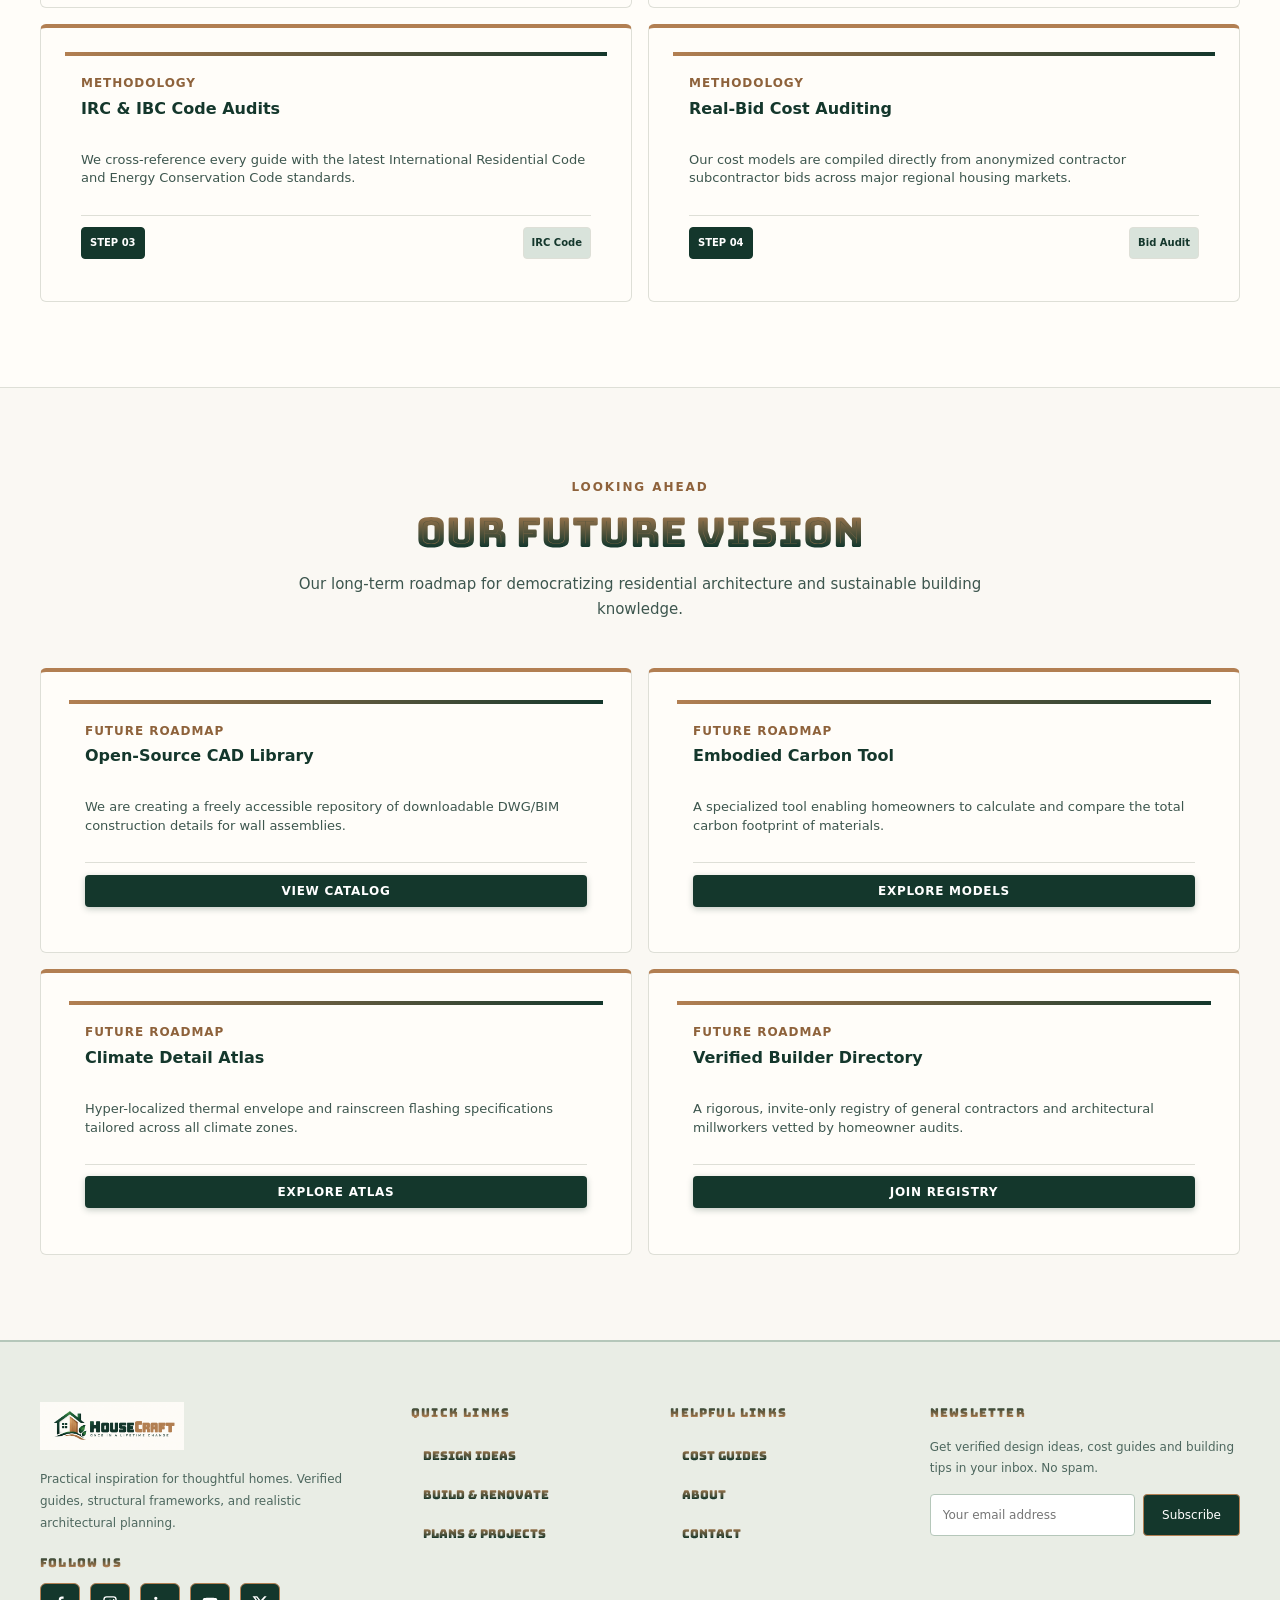
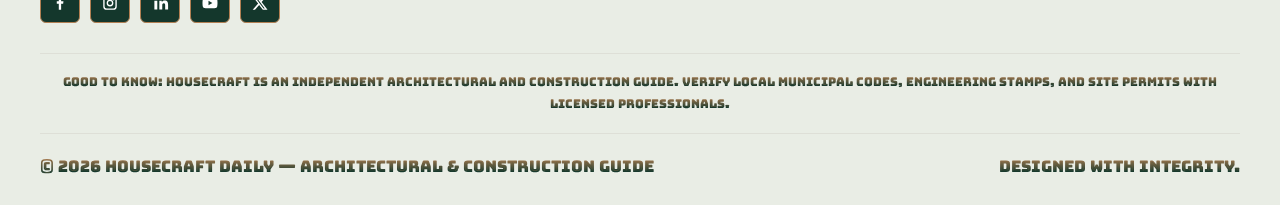
<file: about.html>
<!doctype html>
<html lang="en">
<head>
<meta charset="utf-8">
<meta name="viewport" content="width=device-width, initial-scale=1">
<meta name="description" content="Friendly, practical guidance for planning, building, fixing and refreshing the place you call home.">
<title>About | HouseCraft Daily</title>
<link rel="icon" type="image/png" href="assets/favicon.png">
<link rel="shortcut icon" type="image/png" href="assets/favicon.png">
<link rel="apple-touch-icon" href="assets/favicon.png">
<link rel="preconnect" href="https://fonts.googleapis.com">
<link rel="preconnect" href="https://fonts.gstatic.com" crossorigin>
<link href="https://fonts.googleapis.com/css2?family=Bungee+Spice&display=swap" rel="stylesheet">
<link rel="stylesheet" href="assets/style.css">
</head>
<body>
<header class="site-header"><div class="wrap header-inner">
<a class="brand" href="index.html" aria-label="HouseCraft Daily home"><img src="assets/logo.png" alt="HouseCraft Daily" class="brand-logo"></a>
<button class="menu-toggle" aria-label="Toggle navigation" aria-expanded="false">☰</button>
<nav class="main-nav" aria-label="Main navigation">
<a href="index.html" >Home</a>
<a href="about.html" aria-current="page">About</a>
<a href="design-ideas.html" >Design Ideas</a>
<a href="build-renovate.html" >Build & Renovate</a>
<a href="plans-projects.html" >Plans & Projects</a>
<a href="cost-guides.html" >Cost Guides</a>
<a href="contact.html" >Contact</a>
</nav>
</div></header>

<main>
  <!-- HERO SECTION: Left-Image Split Hero (User Request) -->
  <section class="hero-split-left-section">
    <div class="wrap hero-split-left">
      <div class="hero-media-frame">
        <img src="assets/images/loft-exposed-brick.jpg" alt="Architectural studio loft with exposed brick and steel windows">
        <div class="hero-media-badge">ARCHITECTURAL DRAFTING STUDIO · EST. 2026</div>
      </div>
      <div class="about-hero-text">
        <span class="kicker">MISSION &amp; EDITORIAL INTEGRITY</span>
        <h1>Architecture Without the Snobbery.</h1>
        <p>HouseCraft Daily was founded by architects, builders, and building scientists frustrated by a design media that celebrates 50-million-dollar mansions while ignoring the practical needs of homeowners building or renovating real homes.</p>
        <div class="hero-tags-group">
          <span class="hero-tag-item">Peer-Reviewed</span>
          <span class="hero-tag-item">IRC Code Audited</span>
          <span class="hero-tag-item">Field-Verified</span>
        </div>
        <div class="hero-actions-group">
          <a class="button button-dark" href="#manifesto">Our Point of View</a>
        </div>
      </div>
    </div>
  </section>

  <!-- CONTENT SECTION 1: Why This Website Exists (2 cards centered!) -->
  <section class="sec-why-exists">
    <div class="wrap">
      <div class="section-title-wrap">
        <span class="kicker">THE HOMEOWNER'S DILEMMA</span>
        <h2>Why This Website Exists</h2>
        <p>Homebuilding should be one of life's most rewarding milestones, yet it is notoriously fraught with confusion and adversarial contractor relationships.</p>
      </div>
      <div class="why-exists-grid card-grid-3">
        <div class="why-exists-card">
          <div class="card-img-top">
            <img src="assets/images/about-paperwork.jpg" alt="Confusing contractor blueprint bidding paperwork">
          </div>
          <div class="card-body-padded">
            <span class="card-eyebrow">THE CHALLENGE</span>
            <h3 class="card-heading">The Information Vacuum</h3>
            <p class="card-subheading">For decades, homeowners were forced to rely on glossy lifestyle magazines that ignore construction costs, or confusing 800-page building code manuals.</p>
            <div class="card-links-wrap">
              <span class="badge-pill badge-pill-light">Problem</span><span class="impact-cost">Asymmetry</span>
            </div>
          </div>
        </div>
        <div class="why-exists-card">
          <div class="card-img-top">
            <img src="assets/images/about-residence.jpg" alt="Beautifully built modern architectural timber residence">
          </div>
          <div class="card-body-padded">
            <span class="card-eyebrow">THE SOLUTION</span>
            <h3 class="card-heading">The HouseCraft Solution</h3>
            <p class="card-subheading">Every guide, blueprint analysis, and cost model published on this platform is verified by licensed structural engineers and master carpenters.</p>
            <div class="card-links-wrap">
              <span class="badge-pill badge-pill-ink">Standard</span><span class="impact-cost">Verified</span>
            </div>
          </div>
        </div>
      </div>
    </div>
  </section>

  <!-- CONTENT SECTION 2: Our Point of View (4 cards in a 2x2 grid!) -->
  <section id="manifesto" class="sec-point-of-view">
    <div class="wrap">
      <div class="section-title-wrap">
        <span class="kicker">OUR ARCHITECTURAL MANIFESTO</span>
        <h2>Our Point of View</h2>
        <p>Four core principles that guide every article, plan review, and recommendation we publish.</p>
      </div>
      <div class="pov-grid card-grid-2x2">
        <div class="pov-card text-card">
          <div class="card-body-padded">
            <span class="card-eyebrow">PRINCIPLE 01</span>
            <h3 class="card-heading">Durability Over Novelty</h3>
            <p class="card-subheading">We design for 50-year structural lifespans rather than fleeting 2-year social media fads. Timeless assemblies outlive trends.</p>
            <div class="card-links-wrap">
              <span class="badge-pill badge-pill-ink">Pillar 01</span><span class="impact-cost">50-Yr Life</span>
            </div>
          </div>
        </div>
        <div class="pov-card text-card">
          <div class="card-body-padded">
            <span class="card-eyebrow">PRINCIPLE 02</span>
            <h3 class="card-heading">Material Honesty</h3>
            <p class="card-subheading">Wood should celebrate its grain, stone should show its veining, and concrete should stand raw. We reject plastic faux veneers.</p>
            <div class="card-links-wrap">
              <span class="badge-pill badge-pill-ink">Pillar 02</span><span class="impact-cost">Honesty</span>
            </div>
          </div>
        </div>
        <div class="pov-card text-card">
          <div class="card-body-padded">
            <span class="card-eyebrow">PRINCIPLE 03</span>
            <h3 class="card-heading">Envelope &amp; Energy Literacy</h3>
            <p class="card-subheading">Superior insulation, continuous air barriers, and solar orientation save far more money over 30 years than smart gadgets.</p>
            <div class="card-links-wrap">
              <span class="badge-pill badge-pill-ink">Pillar 03</span><span class="impact-cost">Passive</span>
            </div>
          </div>
        </div>
        <div class="pov-card text-card">
          <div class="card-body-padded">
            <span class="card-eyebrow">PRINCIPLE 04</span>
            <h3 class="card-heading">Proportional Human Scale</h3>
            <p class="card-subheading">A thoughtfully planned 1,800-square-foot home with efficient flow lives far better than a hollow, echoing 4,500-square-foot mansion.</p>
            <div class="card-links-wrap">
              <span class="badge-pill badge-pill-ink">Pillar 04</span><span class="impact-cost">Proportion</span>
            </div>
          </div>
        </div>
      </div>
    </div>
  </section>

  <!-- CONTENT SECTION 3: How We Create Our Content (4 cards in a 2x2 grid!) -->
  <section class="sec-content-creation">
    <div class="wrap">
      <div class="section-title-wrap">
        <span class="kicker">RIGOROUS STANDARDS</span>
        <h2>How We Create Our Content</h2>
        <p>Our editorial process ensures that no unverified claim or speculative building technique reaches our readers.</p>
      </div>
      <div class="creation-steps card-grid-2x2">
        <div class="creation-card text-card">
          <div class="card-body-padded">
            <span class="card-eyebrow">METHODOLOGY</span>
            <h3 class="card-heading">Job Site Field Visits</h3>
            <p class="card-subheading">Our editors visit active job sites to document framing methods, window flashing details, and real subcontractor workflows.</p>
            <div class="card-links-wrap">
              <span class="badge-pill badge-pill-ink">Step 01</span><span class="impact-cost">Site Audit</span>
            </div>
          </div>
        </div>
        <div class="creation-card text-card">
          <div class="card-body-padded">
            <span class="card-eyebrow">METHODOLOGY</span>
            <h3 class="card-heading">Peer Review By Engineers</h3>
            <p class="card-subheading">All structural spans, beam load calculations, and foundation details are peer-reviewed by licensed professional engineers.</p>
            <div class="card-links-wrap">
              <span class="badge-pill badge-pill-ink">Step 02</span><span class="impact-cost">Peer Review</span>
            </div>
          </div>
        </div>
        <div class="creation-card text-card">
          <div class="card-body-padded">
            <span class="card-eyebrow">METHODOLOGY</span>
            <h3 class="card-heading">IRC &amp; IBC Code Audits</h3>
            <p class="card-subheading">We cross-reference every guide with the latest International Residential Code and Energy Conservation Code standards.</p>
            <div class="card-links-wrap">
              <span class="badge-pill badge-pill-ink">Step 03</span><span class="impact-cost">IRC Code</span>
            </div>
          </div>
        </div>
        <div class="creation-card text-card">
          <div class="card-body-padded">
            <span class="card-eyebrow">METHODOLOGY</span>
            <h3 class="card-heading">Real-Bid Cost Auditing</h3>
            <p class="card-subheading">Our cost models are compiled directly from anonymized contractor subcontractor bids across major regional housing markets.</p>
            <div class="card-links-wrap">
              <span class="badge-pill badge-pill-ink">Step 04</span><span class="impact-cost">Bid Audit</span>
            </div>
          </div>
        </div>
      </div>
    </div>
  </section>

  <!-- CONTENT SECTION 4: Our Future Vision (4 cards in a 2x2 grid!) -->
  <section class="sec-future-vision">
    <div class="wrap">
      <div class="section-title-wrap">
        <span class="kicker">LOOKING AHEAD</span>
        <h2>Our Future Vision</h2>
        <p>Our long-term roadmap for democratizing residential architecture and sustainable building knowledge.</p>
      </div>
      <div class="vision-grid card-grid-2x2">
        <div class="vision-card text-card">
          <div class="card-body-padded">
            <span class="card-eyebrow">FUTURE ROADMAP</span>
            <h3 class="card-heading">Open-Source CAD Library</h3>
            <p class="card-subheading">We are creating a freely accessible repository of downloadable DWG/BIM construction details for wall assemblies.</p>
            <div class="card-links-wrap">
              <a class="button button-dark card-btn-full" href="plans-projects.html">View Catalog</a>
            </div>
          </div>
        </div>
        <div class="vision-card text-card">
          <div class="card-body-padded">
            <span class="card-eyebrow">FUTURE ROADMAP</span>
            <h3 class="card-heading">Embodied Carbon Tool</h3>
            <p class="card-subheading">A specialized tool enabling homeowners to calculate and compare the total carbon footprint of materials.</p>
            <div class="card-links-wrap">
              <a class="button button-dark card-btn-full" href="cost-guides.html">Explore Models</a>
            </div>
          </div>
        </div>
        <div class="vision-card text-card">
          <div class="card-body-padded">
            <span class="card-eyebrow">FUTURE ROADMAP</span>
            <h3 class="card-heading">Climate Detail Atlas</h3>
            <p class="card-subheading">Hyper-localized thermal envelope and rainscreen flashing specifications tailored across all climate zones.</p>
            <div class="card-links-wrap">
              <a class="button button-dark card-btn-full" href="build-renovate.html">Explore Atlas</a>
            </div>
          </div>
        </div>
        <div class="vision-card text-card">
          <div class="card-body-padded">
            <span class="card-eyebrow">FUTURE ROADMAP</span>
            <h3 class="card-heading">Verified Builder Directory</h3>
            <p class="card-subheading">A rigorous, invite-only registry of general contractors and architectural millworkers vetted by homeowner audits.</p>
            <div class="card-links-wrap">
              <a class="button button-dark card-btn-full" href="contact.html">Join Registry</a>
            </div>
          </div>
        </div>
      </div>
    </div>
  </section>
</main>
<footer class="site-footer">
<div class="wrap footer-grid">
<div class="footer-col footer-brand-col">
<a class="brand brand-footer" href="index.html" aria-label="HouseCraft Daily home"><img src="assets/logo.png" alt="HouseCraft Daily" class="brand-logo"></a>
<p class="footer-about">Practical inspiration for thoughtful homes. Verified guides, structural frameworks, and realistic architectural planning.</p>
<h3 class="footer-social-title">Follow us</h3>
<div class="social-buttons" role="list">
<a class="social-btn" role="listitem" href="https://www.facebook.com/" target="_blank" rel="noopener" aria-label="Facebook" title="Facebook"><svg viewBox="0 0 24 24" aria-hidden="true"><path d="M13.5 21v-8h2.7l.4-3.2h-3.1V7.8c0-.9.3-1.5 1.6-1.5h1.7V3.4c-.3 0-1.3-.1-2.4-.1-2.4 0-4 1.5-4 4.1v2.4H7.7V13h2.7v8h3.1z"/></svg></a>
<a class="social-btn" role="listitem" href="https://www.instagram.com/" target="_blank" rel="noopener" aria-label="Instagram" title="Instagram"><svg viewBox="0 0 24 24" aria-hidden="true"><path d="M7.5 3h9A4.5 4.5 0 0 1 21 7.5v9a4.5 4.5 0 0 1-4.5 4.5h-9A4.5 4.5 0 0 1 3 16.5v-9A4.5 4.5 0 0 1 7.5 3zm0 1.8A2.7 2.7 0 0 0 4.8 7.5v9a2.7 2.7 0 0 0 2.7 2.7h9a2.7 2.7 0 0 0 2.7-2.7v-9a2.7 2.7 0 0 0-2.7-2.7h-9zM12 7.5a4.5 4.5 0 1 1 0 9 4.5 4.5 0 0 1 0-9zm0 1.8a2.7 2.7 0 1 0 0 5.4 2.7 2.7 0 0 0 0-5.4zm4.9-2.6a1.05 1.05 0 1 1 0 2.1 1.05 1.05 0 0 1 0-2.1z"/></svg></a>
<a class="social-btn" role="listitem" href="https://www.linkedin.com/" target="_blank" rel="noopener" aria-label="LinkedIn" title="LinkedIn"><svg viewBox="0 0 24 24" aria-hidden="true"><path d="M4.5 9h3.9v11.5H4.5V9zM6.4 3.5a2.2 2.2 0 1 1 0 4.4 2.2 2.2 0 0 1 0-4.4zM10.7 9h3.7v1.6h.1c.5-1 1.8-1.9 3.7-1.9 3.9 0 4.6 2.5 4.6 5.8v6h-3.9v-5.3c0-1.3 0-2.9-1.8-2.9s-2.1 1.4-2.1 2.8v5.4h-3.9V9z"/></svg></a>
<a class="social-btn" role="listitem" href="https://www.youtube.com/" target="_blank" rel="noopener" aria-label="YouTube" title="YouTube"><svg viewBox="0 0 24 24" aria-hidden="true"><path d="M21.6 7.2a2.5 2.5 0 0 0-1.8-1.8C18.2 5 12 5 12 5s-6.200 0-7.800.4A2.500 2.500 0 0 0 2.400 7.200C2 8.800 2 12 2 12s0 3.200.4 4.800a2.500 2.500 0 0 0 1.800 1.800C5.800 19 12 19 12 19s6.200 0 7.800-.4a2.500 2.500 0 0 0 1.800-1.800c.4-1.600.4-4.800.4-4.800s0-3.200-.4-4.800zM10 15V9l5.200 3-5.200 3z"/></svg></a>
<a class="social-btn" role="listitem" href="https://x.com/" target="_blank" rel="noopener" aria-label="X (Twitter)" title="X (Twitter)"><svg viewBox="0 0 24 24" aria-hidden="true"><path d="M17.800 3h3.100l-6.800 7.700L22 21h-6.200l-4.900-6.300L5.300 21H2.200l7.300-8.300L2 3h6.300l4.400 5.800L17.800 3zm-1.100 16.200h1.700L7.400 4.700H5.600l11.100 14.500z"/></svg></a>
</div>
</div>
<div class="footer-col footer-newsletter-col">
<h3>Newsletter</h3>
<p class="footer-news-text">Get verified design ideas, cost guides and building tips in your inbox. No spam.</p>
<form class="newsletter-form" onsubmit="event.preventDefault(); var m=this.querySelector('.newsletter-msg'); m.textContent='Thank you for subscribing!'; this.reset(); return false;">
<label class="sr-only" for="footer-news-email">Email address</label>
<input type="email" id="footer-news-email" name="email" placeholder="Your email address" required>
<button type="submit" class="newsletter-btn">Subscribe</button>
<span class="newsletter-msg" role="status" aria-live="polite"></span>
</form>
</div>
<div class="footer-col footer-nav-col footer-nav-quick">
<h3>Quick links</h3>
<a href="design-ideas.html">Design Ideas</a>
<a href="build-renovate.html">Build &amp; Renovate</a>
<a href="plans-projects.html">Plans &amp; Projects</a>
</div>
<div class="footer-col footer-nav-col footer-nav-helpful">
<h3>Helpful links</h3>
<a href="cost-guides.html">Cost Guides</a>
<a href="about.html">About</a>
<a href="contact.html">Contact</a>
</div>
</div>
<div class="wrap footer-note"><strong>Good to know:</strong> HouseCraft is an independent architectural and construction guide. Verify local municipal codes, engineering stamps, and site permits with licensed professionals.</div>
<div class="wrap footer-bottom">
<span>© 2026 HouseCraft Daily — Architectural & Construction Guide</span>
<span>Designed with integrity.</span>
</div>
</footer>
<button id="back-to-top" class="back-to-top" aria-label="Back to top" title="Back to top">
  <svg viewBox="0 0 24 24" aria-hidden="true"><path d="M12 5l-7 7 1.41 1.41L11 8.83V19h2V8.83l4.59 4.58L19 12z"/></svg>
</button>
<script src="assets/site.js"></script>
</body>
</html>
</file>
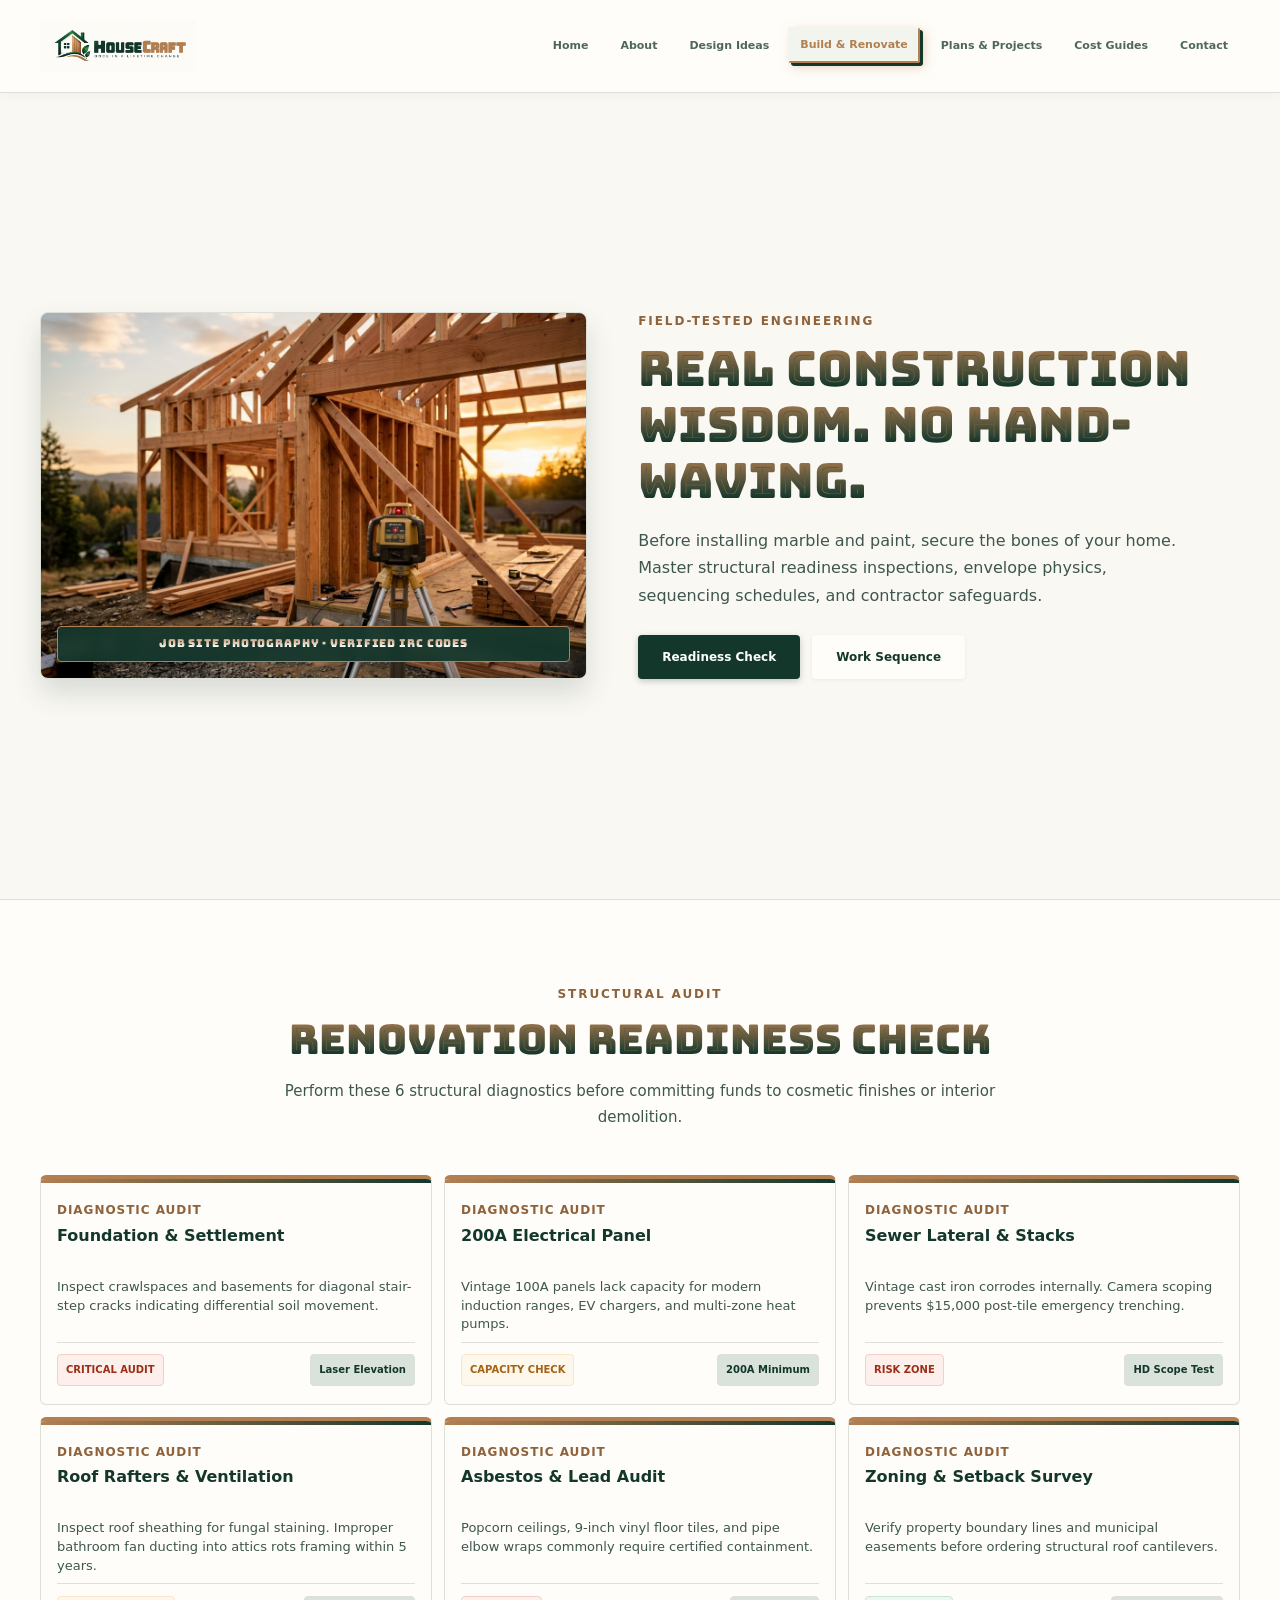
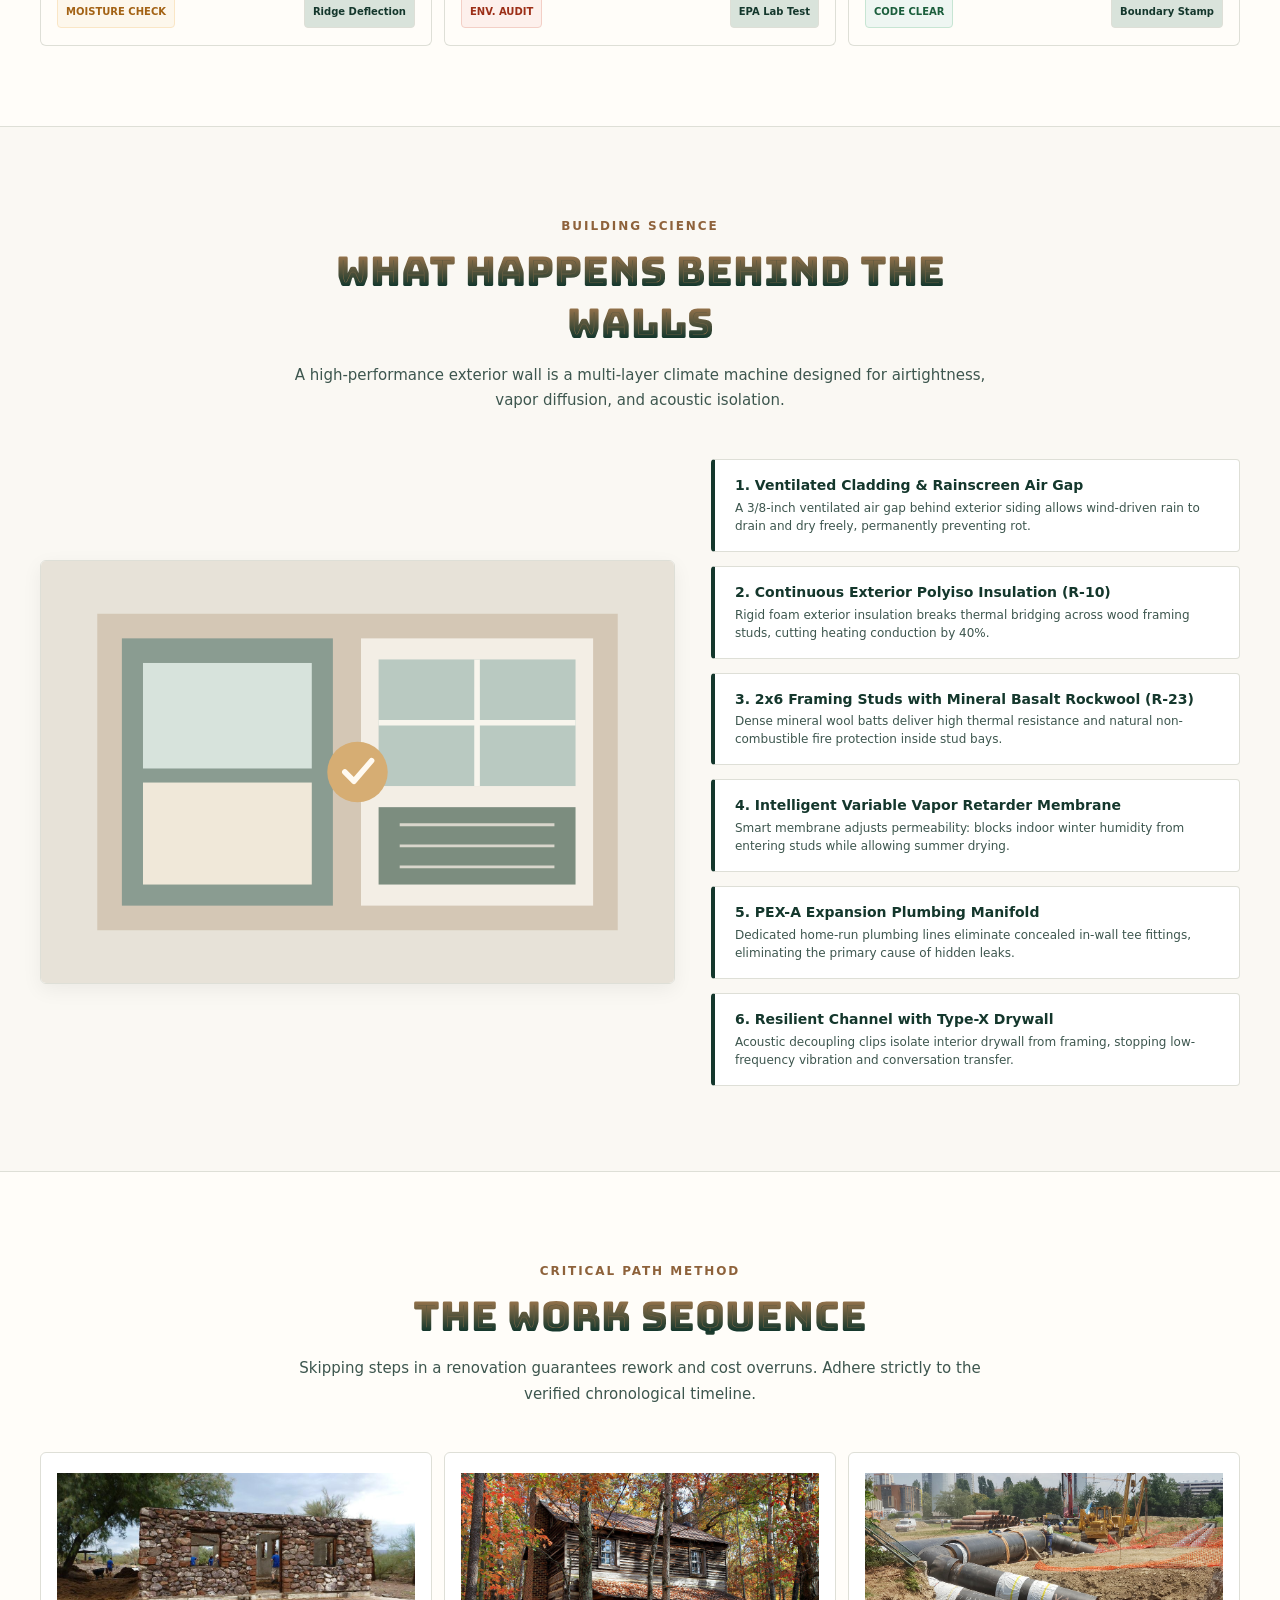
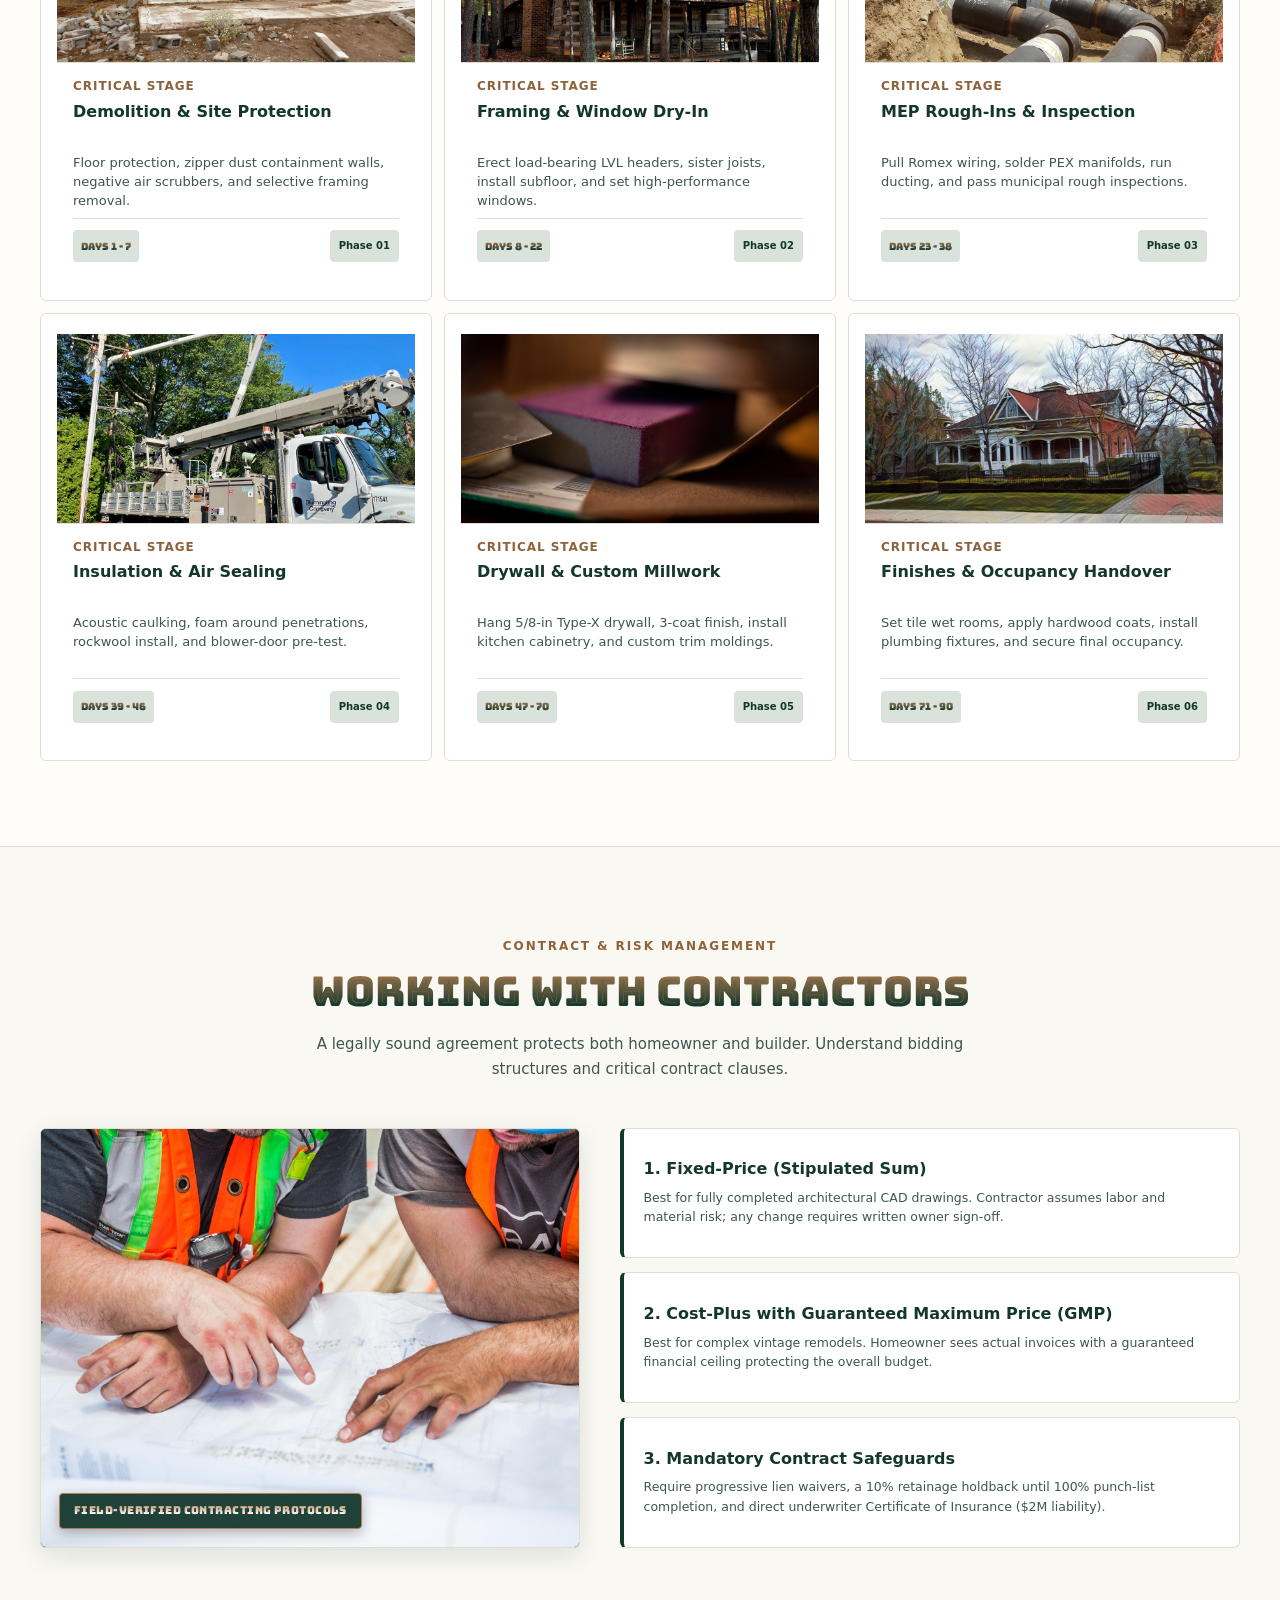
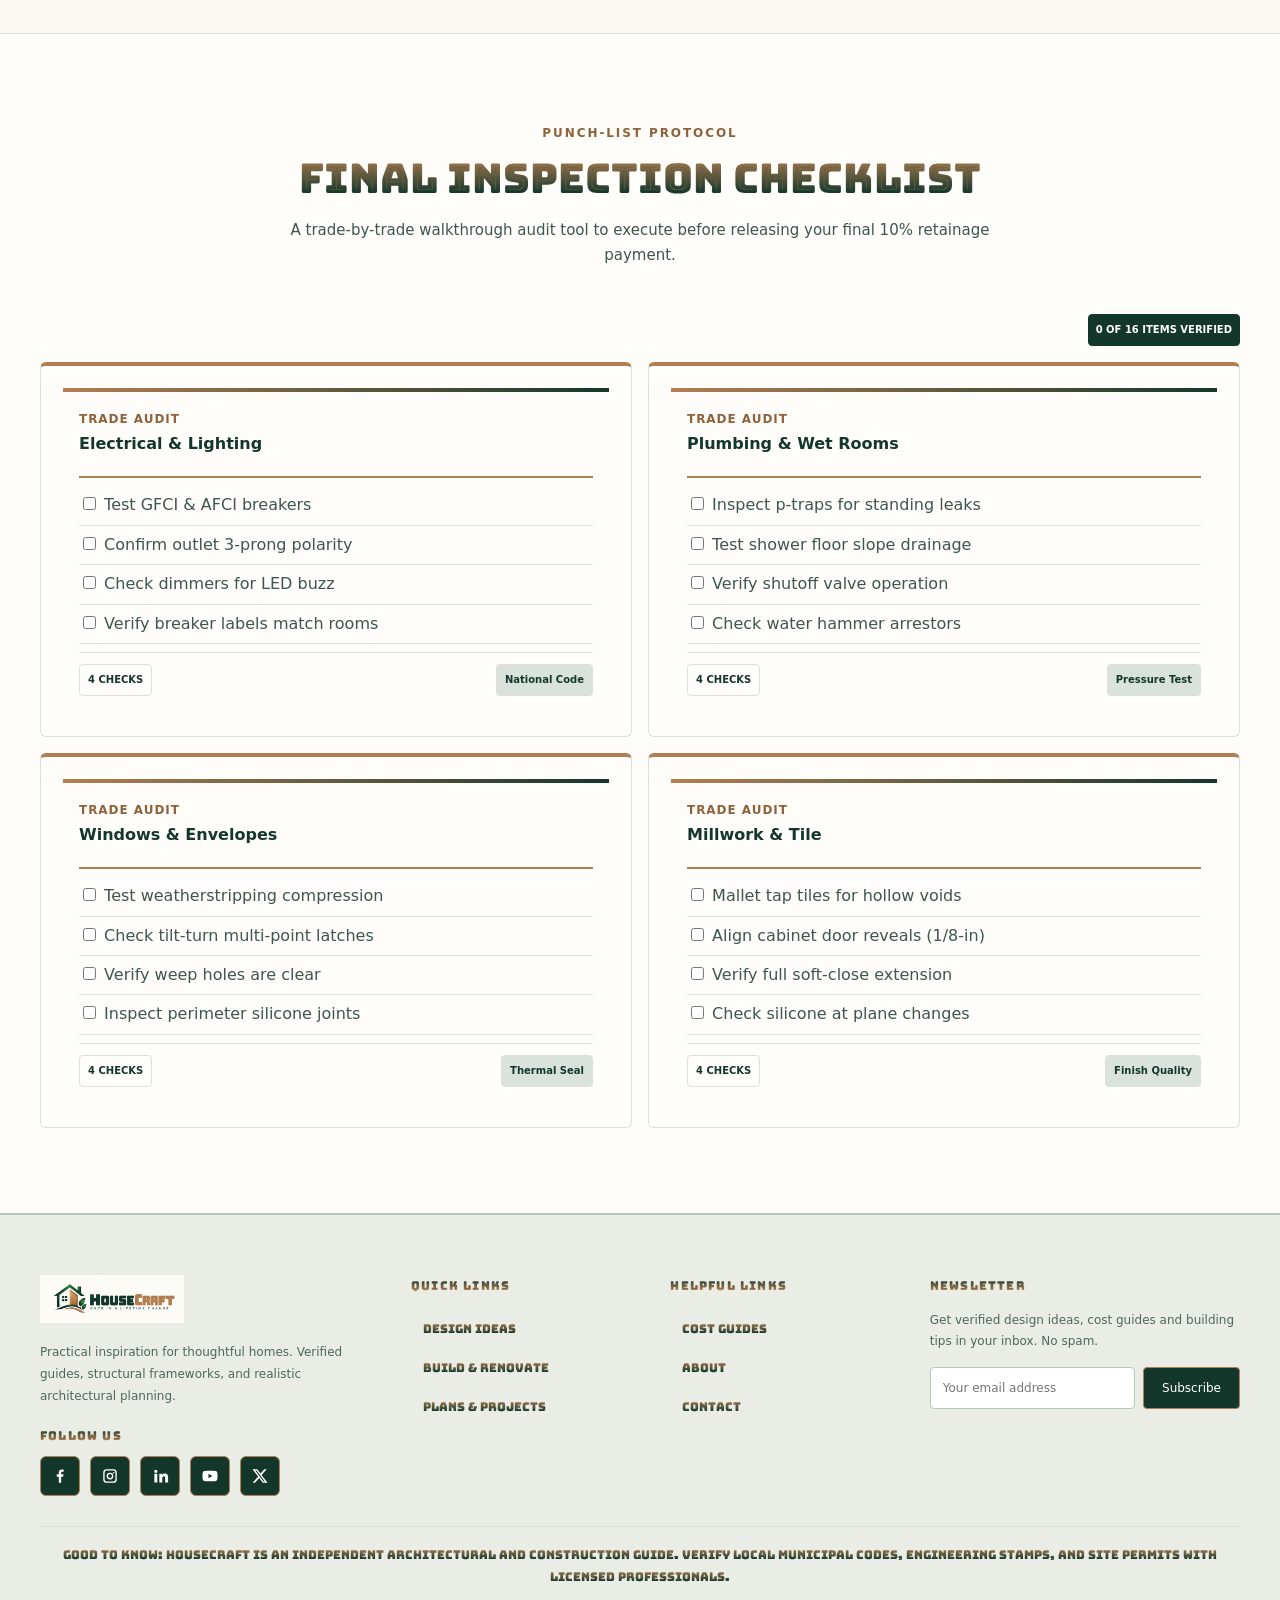
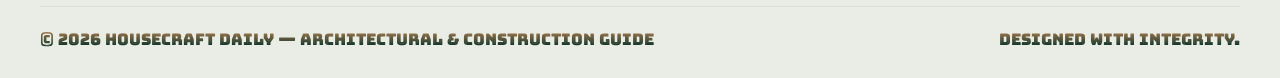
<file: build-renovate.html>
<!doctype html>
<html lang="en">

<head>
  <meta charset="utf-8">
  <meta name="viewport" content="width=device-width, initial-scale=1">
  <meta name="description"
    content="Friendly, practical guidance for planning, building, fixing and refreshing the place you call home.">
  <title>Build & Renovate | HouseCraft Daily</title>
  <link rel="icon" type="image/png" href="assets/favicon.png">
  <link rel="shortcut icon" type="image/png" href="assets/favicon.png">
  <link rel="apple-touch-icon" href="assets/favicon.png">
  <link rel="preconnect" href="https://fonts.googleapis.com">
  <link rel="preconnect" href="https://fonts.gstatic.com" crossorigin>
  <link href="https://fonts.googleapis.com/css2?family=Bungee+Spice&display=swap" rel="stylesheet">
  <link rel="stylesheet" href="assets/style.css">
</head>

<body>
  <header class="site-header">
    <div class="wrap header-inner">
      <a class="brand" href="index.html" aria-label="HouseCraft Daily home"><img src="assets/logo.png"
          alt="HouseCraft Daily" class="brand-logo"></a>
      <button class="menu-toggle" aria-label="Toggle navigation" aria-expanded="false">☰</button>
      <nav class="main-nav" aria-label="Main navigation">
        <a href="index.html">Home</a>
        <a href="about.html">About</a>
        <a href="design-ideas.html">Design Ideas</a>
        <a href="build-renovate.html" aria-current="page">Build & Renovate</a>
        <a href="plans-projects.html">Plans & Projects</a>
        <a href="cost-guides.html">Cost Guides</a>
        <a href="contact.html">Contact</a>
      </nav>
    </div>
  </header>

  <main>
    <!-- HERO SECTION: Left-Image Split Hero (User Request) -->
    <section class="hero-split-left-section">
      <div class="wrap hero-split-left">
        <div class="hero-media-frame">
          <img src="assets/images/timber-framing-site.jpg" alt="Timber framing construction site with laser level">
          <div class="hero-media-badge">JOB SITE PHOTOGRAPHY · VERIFIED IRC CODES</div>
        </div>
        <div class="build-hero-text">
          <span class="kicker">FIELD-TESTED ENGINEERING</span>
          <h1>Real Construction Wisdom. No Hand-Waving.</h1>
          <p>Before installing marble and paint, secure the bones of your home. Master structural readiness inspections,
            envelope physics, sequencing schedules, and contractor safeguards.</p>
          <div class="hero-actions-group">
            <a class="button button-dark" href="#readiness-check">Readiness Check</a>
            <a class="button button-light" href="#work-sequence">Work Sequence</a>
          </div>
        </div>
      </div>
    </section>

    <!-- CONTENT SECTION 1: Renovation Readiness Check (6 cards: 3 and 3) -->
    <section id="readiness-check" class="sec-readiness-check">
      <div class="wrap">
        <div class="section-title-wrap">
          <span class="kicker">STRUCTURAL AUDIT</span>
          <h2>Renovation Readiness Check</h2>
          <p>Perform these 6 structural diagnostics before committing funds to cosmetic finishes or interior demolition.
          </p>
        </div>
        <div class="readiness-grid card-grid-3">
          <div class="readiness-card text-card">
            <div class="card-body-padded">
              <span class="card-eyebrow">DIAGNOSTIC AUDIT</span>
              <h3 class="card-heading">Foundation &amp; Settlement</h3>
              <p class="card-subheading">Inspect crawlspaces and basements for diagonal stair-step cracks indicating
                differential soil movement.</p>
              <div class="card-links-wrap">
                <span class="readiness-status status-critical">CRITICAL AUDIT</span><span class="impact-cost">Laser
                  Elevation</span>
              </div>
            </div>
          </div>
          <div class="readiness-card text-card">
            <div class="card-body-padded">
              <span class="card-eyebrow">DIAGNOSTIC AUDIT</span>
              <h3 class="card-heading">200A Electrical Panel</h3>
              <p class="card-subheading">Vintage 100A panels lack capacity for modern induction ranges, EV chargers, and
                multi-zone heat pumps.</p>
              <div class="card-links-wrap">
                <span class="readiness-status status-warning">CAPACITY CHECK</span><span class="impact-cost">200A
                  Minimum</span>
              </div>
            </div>
          </div>
          <div class="readiness-card text-card">
            <div class="card-body-padded">
              <span class="card-eyebrow">DIAGNOSTIC AUDIT</span>
              <h3 class="card-heading">Sewer Lateral &amp; Stacks</h3>
              <p class="card-subheading">Vintage cast iron corrodes internally. Camera scoping prevents $15,000
                post-tile emergency trenching.</p>
              <div class="card-links-wrap">
                <span class="readiness-status status-critical">RISK ZONE</span><span class="impact-cost">HD Scope
                  Test</span>
              </div>
            </div>
          </div>
          <div class="readiness-card text-card">
            <div class="card-body-padded">
              <span class="card-eyebrow">DIAGNOSTIC AUDIT</span>
              <h3 class="card-heading">Roof Rafters &amp; Ventilation</h3>
              <p class="card-subheading">Inspect roof sheathing for fungal staining. Improper bathroom fan ducting into
                attics rots framing within 5 years.</p>
              <div class="card-links-wrap">
                <span class="readiness-status status-warning">MOISTURE CHECK</span><span class="impact-cost">Ridge
                  Deflection</span>
              </div>
            </div>
          </div>
          <div class="readiness-card text-card">
            <div class="card-body-padded">
              <span class="card-eyebrow">DIAGNOSTIC AUDIT</span>
              <h3 class="card-heading">Asbestos &amp; Lead Audit</h3>
              <p class="card-subheading">Popcorn ceilings, 9-inch vinyl floor tiles, and pipe elbow wraps commonly
                require certified containment.</p>
              <div class="card-links-wrap">
                <span class="readiness-status status-critical">ENV. AUDIT</span><span class="impact-cost">EPA Lab
                  Test</span>
              </div>
            </div>
          </div>
          <div class="readiness-card text-card">
            <div class="card-body-padded">
              <span class="card-eyebrow">DIAGNOSTIC AUDIT</span>
              <h3 class="card-heading">Zoning &amp; Setback Survey</h3>
              <p class="card-subheading">Verify property boundary lines and municipal easements before ordering
                structural roof cantilevers.</p>
              <div class="card-links-wrap">
                <span class="readiness-status status-stable">CODE CLEAR</span><span class="impact-cost">Boundary
                  Stamp</span>
              </div>
            </div>
          </div>
        </div>
      </div>
    </section>

    <!-- CONTENT SECTION 2: What Happens Behind the Walls -->
    <section class="sec-behind-walls">
      <div class="wrap">
        <div class="section-title-wrap">
          <span class="kicker">BUILDING SCIENCE</span>
          <h2>What Happens Behind the Walls</h2>
          <p>A high-performance exterior wall is a multi-layer climate machine designed for airtightness, vapor
            diffusion, and acoustic isolation.</p>
        </div>
        <div class="behind-walls-layout">
          <div class="cutaway-diagram">
            <img src="assets/renovation.svg" alt="Wall cutaway technical architectural diagram">
          </div>
          <div class="assembly-layers">
            <div class="assembly-layer">
              <h4>1. Ventilated Cladding &amp; Rainscreen Air Gap</h4>
              <p>A 3/8-inch ventilated air gap behind exterior siding allows wind-driven rain to drain and dry freely,
                permanently preventing rot.</p>
            </div>
            <div class="assembly-layer">
              <h4>2. Continuous Exterior Polyiso Insulation (R-10)</h4>
              <p>Rigid foam exterior insulation breaks thermal bridging across wood framing studs, cutting heating
                conduction by 40%.</p>
            </div>
            <div class="assembly-layer">
              <h4>3. 2x6 Framing Studs with Mineral Basalt Rockwool (R-23)</h4>
              <p>Dense mineral wool batts deliver high thermal resistance and natural non-combustible fire protection
                inside stud bays.</p>
            </div>
            <div class="assembly-layer">
              <h4>4. Intelligent Variable Vapor Retarder Membrane</h4>
              <p>Smart membrane adjusts permeability: blocks indoor winter humidity from entering studs while allowing
                summer drying.</p>
            </div>
            <div class="assembly-layer">
              <h4>5. PEX-A Expansion Plumbing Manifold</h4>
              <p>Dedicated home-run plumbing lines eliminate concealed in-wall tee fittings, eliminating the primary
                cause of hidden leaks.</p>
            </div>
            <div class="assembly-layer">
              <h4>6. Resilient Channel with Type-X Drywall</h4>
              <p>Acoustic decoupling clips isolate interior drywall from framing, stopping low-frequency vibration and
                conversation transfer.</p>
            </div>
          </div>
        </div>
      </div>
    </section>

    <!-- CONTENT SECTION 3: The Work Sequence (6 cards: 3 and 3) -->
    <section id="work-sequence" class="sec-work-sequence">
      <div class="wrap">
        <div class="section-title-wrap">
          <span class="kicker">CRITICAL PATH METHOD</span>
          <h2>The Work Sequence</h2>
          <p>Skipping steps in a renovation guarantees rework and cost overruns. Adhere strictly to the verified
            chronological timeline.</p>
        </div>
        <div class="timeline-phases card-grid-3">
          <div class="phase-card">
            <div class="card-img-top">
              <img src="assets/images/demolition-site.jpg" alt="Demolition in progress on site">
            </div>
            <div class="card-body-padded">
              <span class="card-eyebrow">CRITICAL STAGE</span>
              <h3 class="card-heading">Demolition &amp; Site Protection</h3>
              <p class="card-subheading">Floor protection, zipper dust containment walls, negative air scrubbers, and
                selective framing removal.</p>
              <div class="card-links-wrap">
                <span class="phase-duration">Days 1 - 7</span><span class="impact-cost">Phase 01</span>
              </div>
            </div>
          </div>
          <div class="phase-card">
            <div class="card-img-top">
              <img src="assets/images/wall-framing.jpg" alt="Structural framing installation">
            </div>
            <div class="card-body-padded">
              <span class="card-eyebrow">CRITICAL STAGE</span>
              <h3 class="card-heading">Framing &amp; Window Dry-In</h3>
              <p class="card-subheading">Erect load-bearing LVL headers, sister joists, install subfloor, and set
                high-performance windows.</p>
              <div class="card-links-wrap">
                <span class="phase-duration">Days 8 - 22</span><span class="impact-cost">Phase 02</span>
              </div>
            </div>
          </div>
          <div class="phase-card">
            <div class="card-img-top">
              <img src="assets/images/mep-roughin.jpg" alt="MEP rough-in plumbing and electrical">
            </div>
            <div class="card-body-padded">
              <span class="card-eyebrow">CRITICAL STAGE</span>
              <h3 class="card-heading">MEP Rough-Ins &amp; Inspection</h3>
              <p class="card-subheading">Pull Romex wiring, solder PEX manifolds, run ducting, and pass municipal rough
                inspections.</p>
              <div class="card-links-wrap">
                <span class="phase-duration">Days 23 - 38</span><span class="impact-cost">Phase 03</span>
              </div>
            </div>
          </div>
          <div class="phase-card">
            <div class="card-img-top">
              <img src="assets/images/wall-insulation.jpg" alt="Insulation and air sealing in stud bays">
            </div>
            <div class="card-body-padded">
              <span class="card-eyebrow">CRITICAL STAGE</span>
              <h3 class="card-heading">Insulation &amp; Air Sealing</h3>
              <p class="card-subheading">Acoustic caulking, foam around penetrations, rockwool install, and blower-door
                pre-test.</p>
              <div class="card-links-wrap">
                <span class="phase-duration">Days 39 - 46</span><span class="impact-cost">Phase 04</span>
              </div>
            </div>
          </div>
          <div class="phase-card">
            <div class="card-img-top">
              <img src="assets/images/drywall-millwork.jpg" alt="Drywall taping and millwork installation">
            </div>
            <div class="card-body-padded">
              <span class="card-eyebrow">CRITICAL STAGE</span>
              <h3 class="card-heading">Drywall &amp; Custom Millwork</h3>
              <p class="card-subheading">Hang 5/8-in Type-X drywall, 3-coat finish, install kitchen cabinetry, and
                custom trim moldings.</p>
              <div class="card-links-wrap">
                <span class="phase-duration">Days 47 - 70</span><span class="impact-cost">Phase 05</span>
              </div>
            </div>
          </div>
          <div class="phase-card">
            <div class="card-img-top">
              <img src="assets/images/home-handover.jpg" alt="Completed luxury architectural home handover">
            </div>
            <div class="card-body-padded">
              <span class="card-eyebrow">CRITICAL STAGE</span>
              <h3 class="card-heading">Finishes &amp; Occupancy Handover</h3>
              <p class="card-subheading">Set tile wet rooms, apply hardwood coats, install plumbing fixtures, and secure
                final occupancy.</p>
              <div class="card-links-wrap">
                <span class="phase-duration">Days 71 - 90</span><span class="impact-cost">Phase 06</span>
              </div>
            </div>
          </div>
        </div>
      </div>
    </section>

    <!-- CONTENT SECTION 4: Working With Contractors -->
    <section class="sec-contractor-vetting">
      <div class="wrap">
        <div class="section-title-wrap">
          <span class="kicker">CONTRACT &amp; RISK MANAGEMENT</span>
          <h2>Working With Contractors</h2>
          <p>A legally sound agreement protects both homeowner and builder. Understand bidding structures and critical
            contract clauses.</p>
        </div>
        <div class="contractor-feature-grid vetting-split">
          <div class="contractor-photo-card">
            <img src="assets/images/architect-contractor.jpg"
              alt="Architect and contractor discussing building blueprints on site">
            <div class="contractor-badge-pill">FIELD-VERIFIED CONTRACTING PROTOCOLS</div>
          </div>
          <div class="contract-models-list">
            <div class="contract-model-card">
              <h4>1. Fixed-Price (Stipulated Sum)</h4>
              <p>Best for fully completed architectural CAD drawings. Contractor assumes labor and material risk; any
                change requires written owner sign-off.</p>
            </div>
            <div class="contract-model-card">
              <h4>2. Cost-Plus with Guaranteed Maximum Price (GMP)</h4>
              <p>Best for complex vintage remodels. Homeowner sees actual invoices with a guaranteed financial ceiling
                protecting the overall budget.</p>
            </div>
            <div class="contract-model-card">
              <h4>3. Mandatory Contract Safeguards</h4>
              <p>Require progressive lien waivers, a 10% retainage holdback until 100% punch-list completion, and direct
                underwriter Certificate of Insurance ($2M liability).</p>
            </div>
          </div>
        </div>
      </div>
    </section>

    <!-- CONTENT SECTION 5: Final Inspection Checklist (4 cards: 3 on row 1, 1 centered on row 2!) -->
    <section class="sec-final-inspection">
      <div class="wrap">
        <div class="section-title-wrap">
          <span class="kicker">PUNCH-LIST PROTOCOL</span>
          <h2>Final Inspection Checklist</h2>
          <p>A trade-by-trade walkthrough audit tool to execute before releasing your final 10% retainage payment.</p>
        </div>
        <div style="text-align: right; margin-bottom: 16px;">
          <span id="punchlist-counter" class="badge-pill badge-pill-ink">0 of 16 items verified</span>
        </div>
        <div class="inspection-grid card-grid-2x2">
          <div class="inspection-category text-card">
            <div class="card-body-padded">
              <span class="card-eyebrow">TRADE AUDIT</span>
              <h3 class="card-heading">Electrical &amp; Lighting</h3>
              <ul class="inspection-list" style="margin: 0; padding: 0;">
                <li><label><input type="checkbox"> Test GFCI &amp; AFCI breakers</label></li>
                <li><label><input type="checkbox"> Confirm outlet 3-prong polarity</label></li>
                <li><label><input type="checkbox"> Check dimmers for LED buzz</label></li>
                <li><label><input type="checkbox"> Verify breaker labels match rooms</label></li>
              </ul>
              <div class="card-links-wrap">
                <span class="badge-pill badge-pill-light">4 Checks</span><span class="impact-cost">National Code</span>
              </div>
            </div>
          </div>

          <div class="inspection-category text-card">
            <div class="card-body-padded">
              <span class="card-eyebrow">TRADE AUDIT</span>
              <h3 class="card-heading">Plumbing &amp; Wet Rooms</h3>
              <ul class="inspection-list" style="margin: 0; padding: 0;">
                <li><label><input type="checkbox"> Inspect p-traps for standing leaks</label></li>
                <li><label><input type="checkbox"> Test shower floor slope drainage</label></li>
                <li><label><input type="checkbox"> Verify shutoff valve operation</label></li>
                <li><label><input type="checkbox"> Check water hammer arrestors</label></li>
              </ul>
              <div class="card-links-wrap">
                <span class="badge-pill badge-pill-light">4 Checks</span><span class="impact-cost">Pressure Test</span>
              </div>
            </div>
          </div>

          <div class="inspection-category text-card">
            <div class="card-body-padded">
              <span class="card-eyebrow">TRADE AUDIT</span>
              <h3 class="card-heading">Windows &amp; Envelopes</h3>
              <ul class="inspection-list" style="margin: 0; padding: 0;">
                <li><label><input type="checkbox"> Test weatherstripping compression</label></li>
                <li><label><input type="checkbox"> Check tilt-turn multi-point latches</label></li>
                <li><label><input type="checkbox"> Verify weep holes are clear</label></li>
                <li><label><input type="checkbox"> Inspect perimeter silicone joints</label></li>
              </ul>
              <div class="card-links-wrap">
                <span class="badge-pill badge-pill-light">4 Checks</span><span class="impact-cost">Thermal Seal</span>
              </div>
            </div>
          </div>

          <div class="inspection-category text-card">
            <div class="card-body-padded">
              <span class="card-eyebrow">TRADE AUDIT</span>
              <h3 class="card-heading">Millwork &amp; Tile</h3>
              <ul class="inspection-list" style="margin: 0; padding: 0;">
                <li><label><input type="checkbox"> Mallet tap tiles for hollow voids</label></li>
                <li><label><input type="checkbox"> Align cabinet door reveals (1/8-in)</label></li>
                <li><label><input type="checkbox"> Verify full soft-close extension</label></li>
                <li><label><input type="checkbox"> Check silicone at plane changes</label></li>
              </ul>
              <div class="card-links-wrap">
                <span class="badge-pill badge-pill-light">4 Checks</span><span class="impact-cost">Finish Quality</span>
              </div>
            </div>
          </div>
        </div>
      </div>
    </section>
  </main>
  <footer class="site-footer">
    <div class="wrap footer-grid">
      <div class="footer-col footer-brand-col">
        <a class="brand brand-footer" href="index.html" aria-label="HouseCraft Daily home"><img src="assets/logo.png"
            alt="HouseCraft Daily" class="brand-logo"></a>
        <p class="footer-about">Practical inspiration for thoughtful homes. Verified guides, structural frameworks, and
          realistic architectural planning.</p>
        <h3 class="footer-social-title">Follow us</h3>
        <div class="social-buttons" role="list">
          <a class="social-btn" role="listitem" href="https://www.facebook.com/" target="_blank" rel="noopener"
            aria-label="Facebook" title="Facebook"><svg viewBox="0 0 24 24" aria-hidden="true">
              <path
                d="M13.5 21v-8h2.7l.4-3.2h-3.1V7.8c0-.9.3-1.5 1.6-1.5h1.7V3.4c-.3 0-1.3-.1-2.4-.1-2.4 0-4 1.5-4 4.1v2.4H7.7V13h2.7v8h3.1z" />
            </svg></a>
          <a class="social-btn" role="listitem" href="https://www.instagram.com/" target="_blank" rel="noopener"
            aria-label="Instagram" title="Instagram"><svg viewBox="0 0 24 24" aria-hidden="true">
              <path
                d="M7.5 3h9A4.5 4.5 0 0 1 21 7.5v9a4.5 4.5 0 0 1-4.5 4.5h-9A4.5 4.5 0 0 1 3 16.5v-9A4.5 4.5 0 0 1 7.5 3zm0 1.8A2.7 2.7 0 0 0 4.8 7.5v9a2.7 2.7 0 0 0 2.7 2.7h9a2.7 2.7 0 0 0 2.7-2.7v-9a2.7 2.7 0 0 0-2.7-2.7h-9zM12 7.5a4.5 4.5 0 1 1 0 9 4.5 4.5 0 0 1 0-9zm0 1.8a2.7 2.7 0 1 0 0 5.4 2.7 2.7 0 0 0 0-5.4zm4.9-2.6a1.05 1.05 0 1 1 0 2.1 1.05 1.05 0 0 1 0-2.1z" />
            </svg></a>
          <a class="social-btn" role="listitem" href="https://www.linkedin.com/" target="_blank" rel="noopener"
            aria-label="LinkedIn" title="LinkedIn"><svg viewBox="0 0 24 24" aria-hidden="true">
              <path
                d="M4.5 9h3.9v11.5H4.5V9zM6.4 3.5a2.2 2.2 0 1 1 0 4.4 2.2 2.2 0 0 1 0-4.4zM10.7 9h3.7v1.6h.1c.5-1 1.8-1.9 3.7-1.9 3.9 0 4.6 2.5 4.6 5.8v6h-3.9v-5.3c0-1.3 0-2.9-1.8-2.9s-2.1 1.4-2.1 2.8v5.4h-3.9V9z" />
            </svg></a>
          <a class="social-btn" role="listitem" href="https://www.youtube.com/" target="_blank" rel="noopener"
            aria-label="YouTube" title="YouTube"><svg viewBox="0 0 24 24" aria-hidden="true">
              <path
                d="M21.6 7.2a2.5 2.5 0 0 0-1.8-1.8C18.2 5 12 5 12 5s-6.200 0-7.800.4A2.500 2.500 0 0 0 2.400 7.200C2 8.800 2 12 2 12s0 3.200.4 4.800a2.500 2.500 0 0 0 1.800 1.800C5.800 19 12 19 12 19s6.200 0 7.800-.4a2.500 2.500 0 0 0 1.800-1.800c.4-1.600.4-4.800.4-4.800s0-3.200-.4-4.800zM10 15V9l5.200 3-5.200 3z" />
            </svg></a>
          <a class="social-btn" role="listitem" href="https://x.com/" target="_blank" rel="noopener"
            aria-label="X (Twitter)" title="X (Twitter)"><svg viewBox="0 0 24 24" aria-hidden="true">
              <path
                d="M17.800 3h3.100l-6.800 7.700L22 21h-6.200l-4.900-6.300L5.300 21H2.200l7.300-8.300L2 3h6.300l4.400 5.800L17.800 3zm-1.100 16.200h1.700L7.400 4.700H5.600l11.100 14.500z" />
            </svg></a>
        </div>
      </div>
      <div class="footer-col footer-newsletter-col">
        <h3>Newsletter</h3>
        <p class="footer-news-text">Get verified design ideas, cost guides and building tips in your inbox. No spam.</p>
        <form class="newsletter-form"
          onsubmit="event.preventDefault(); var m=this.querySelector('.newsletter-msg'); m.textContent='Thank you for subscribing!'; this.reset(); return false;">
          <label class="sr-only" for="footer-news-email">Email address</label>
          <input type="email" id="footer-news-email" name="email" placeholder="Your email address" required>
          <button type="submit" class="newsletter-btn">Subscribe</button>
          <span class="newsletter-msg" role="status" aria-live="polite"></span>
        </form>
      </div>
      <div class="footer-col footer-nav-col footer-nav-quick">
        <h3>Quick links</h3>
        <a href="design-ideas.html">Design Ideas</a>
        <a href="build-renovate.html">Build &amp; Renovate</a>
        <a href="plans-projects.html">Plans &amp; Projects</a>
      </div>
      <div class="footer-col footer-nav-col footer-nav-helpful">
        <h3>Helpful links</h3>
        <a href="cost-guides.html">Cost Guides</a>
        <a href="about.html">About</a>
        <a href="contact.html">Contact</a>
      </div>
    </div>
    <div class="wrap footer-note"><strong>Good to know:</strong> HouseCraft is an independent architectural and
      construction guide. Verify local municipal codes, engineering stamps, and site permits with licensed
      professionals.</div>
    <div class="wrap footer-bottom">
      <span>© 2026 HouseCraft Daily — Architectural & Construction Guide</span>
      <span>Designed with integrity.</span>
    </div>
  </footer>
  <button id="back-to-top" class="back-to-top" aria-label="Back to top" title="Back to top">
    <svg viewBox="0 0 24 24" aria-hidden="true">
      <path d="M12 5l-7 7 1.41 1.41L11 8.83V19h2V8.83l4.59 4.58L19 12z" />
    </svg>
  </button>
  <script src="assets/site.js"></script>
</body>

</html>
</file>
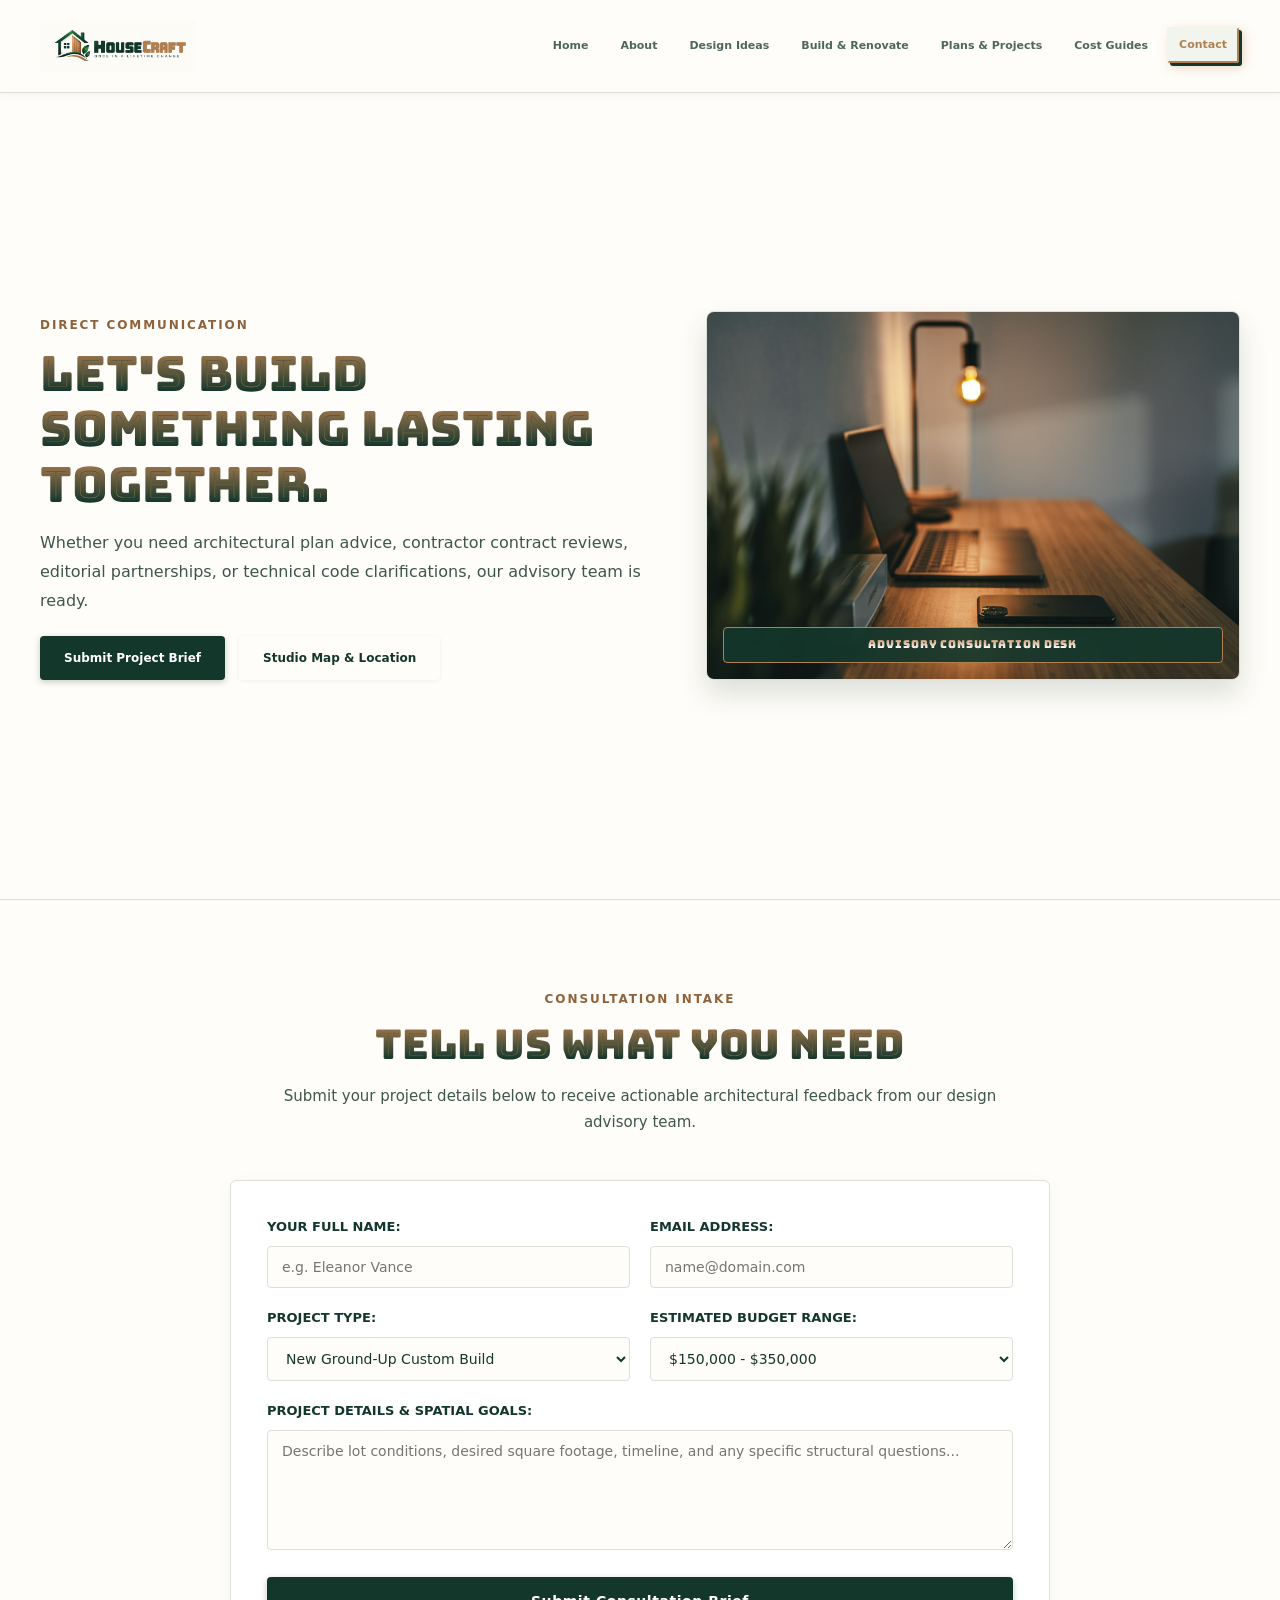
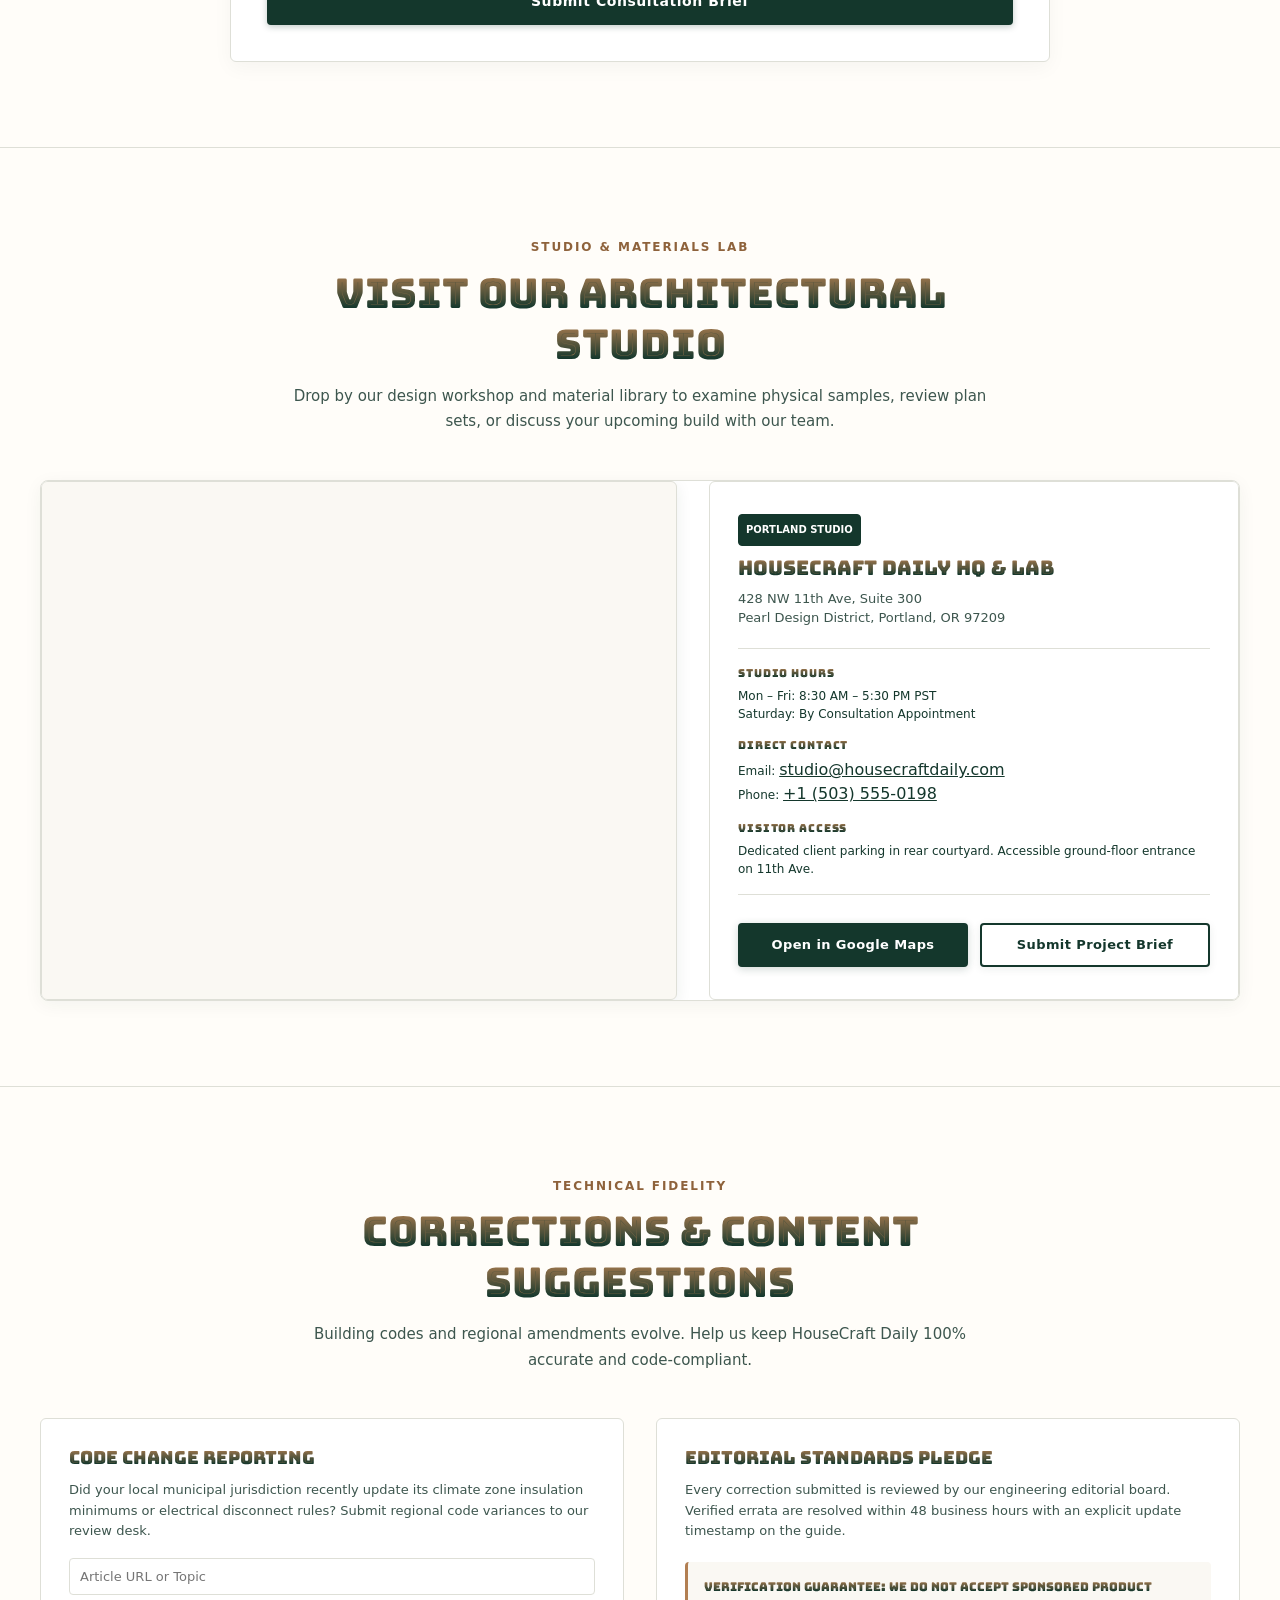
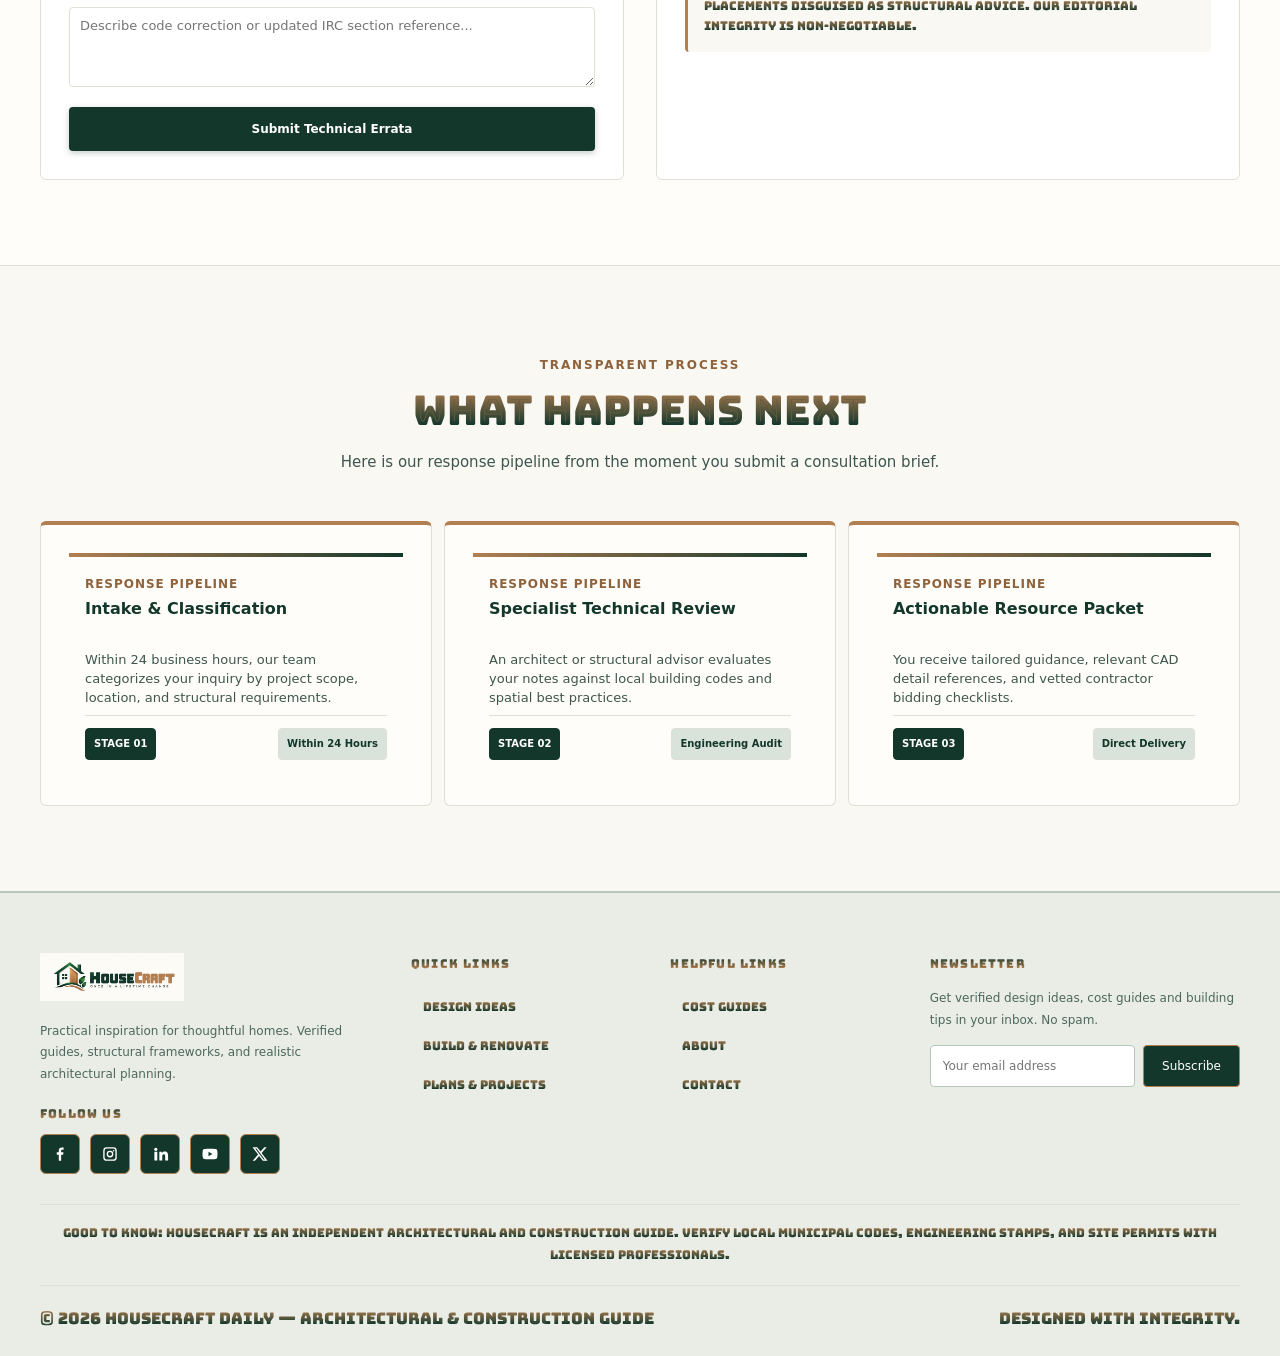
<file: contact.html>
<!doctype html>
<html lang="en">
<head>
<meta charset="utf-8">
<meta name="viewport" content="width=device-width, initial-scale=1">
<meta name="description" content="Friendly, practical guidance for planning, building, fixing and refreshing the place you call home.">
<title>Contact | HouseCraft Daily</title>
<link rel="icon" type="image/png" href="assets/favicon.png">
<link rel="shortcut icon" type="image/png" href="assets/favicon.png">
<link rel="apple-touch-icon" href="assets/favicon.png">
<link rel="preconnect" href="https://fonts.googleapis.com">
<link rel="preconnect" href="https://fonts.gstatic.com" crossorigin>
<link href="https://fonts.googleapis.com/css2?family=Bungee+Spice&display=swap" rel="stylesheet">
<link rel="stylesheet" href="assets/style.css">
</head>
<body>
<header class="site-header"><div class="wrap header-inner">
<a class="brand" href="index.html" aria-label="HouseCraft Daily home"><img src="assets/logo.png" alt="HouseCraft Daily" class="brand-logo"></a>
<button class="menu-toggle" aria-label="Toggle navigation" aria-expanded="false">☰</button>
<nav class="main-nav" aria-label="Main navigation">
<a href="index.html" >Home</a>
<a href="about.html" >About</a>
<a href="design-ideas.html" >Design Ideas</a>
<a href="build-renovate.html" >Build & Renovate</a>
<a href="plans-projects.html" >Plans & Projects</a>
<a href="cost-guides.html" >Cost Guides</a>
<a href="contact.html" aria-current="page">Contact</a>
</nav>
</div></header>

<main>
    <!-- HERO SECTION: Right-Image Split Hero (User Request) -->
  <section class="hero-split-right-section">
    <div class="wrap hero-split-right">
      <div class="contact-hero-text">
        <span class="kicker">DIRECT COMMUNICATION</span>
        <h1>Let's Build Something Lasting Together.</h1>
        <p>Whether you need architectural plan advice, contractor contract reviews, editorial partnerships, or technical code clarifications, our advisory team is ready.</p>
        <div class="hero-actions-group">
          <a class="button button-dark" href="#intake">Submit Project Brief</a>
          <a class="button button-light" href="#location">Studio Map &amp; Location</a>
        </div>
      </div>
      <div class="hero-media-frame">
        <img src="assets/images/home-office.jpg" alt="Sunlit advisory consultation desk">
        <div class="hero-media-badge">ADVISORY CONSULTATION DESK</div>
      </div>
    </div>
  </section>

  <!-- CONTENT SECTION 1: Tell Us What You Need -->
  <section id="intake" class="sec-intake-form">
    <div class="wrap">
      <div class="section-title-wrap">
        <span class="kicker">CONSULTATION INTAKE</span>
        <h2>Tell Us What You Need</h2>
        <p>Submit your project details below to receive actionable architectural feedback from our design advisory team.</p>
      </div>
      <div class="intake-box">
        <form id="project-form">
          <div class="intake-form-grid">
            <div class="form-group">
              <label for="name">YOUR FULL NAME:</label>
              <input type="text" id="name" name="name" required placeholder="e.g. Eleanor Vance">
            </div>
            <div class="form-group">
              <label for="email">EMAIL ADDRESS:</label>
              <input type="email" id="email" name="email" required placeholder="name@domain.com">
            </div>
            <div class="form-group">
              <label for="project_type">PROJECT TYPE:</label>
              <select id="project_type" name="project_type">
                <option value="New Ground-Up Custom Build">New Ground-Up Custom Build</option>
                <option value="Whole-Home Gut Renovation">Whole-Home Gut Renovation</option>
                <option value="Kitchen & Bath Remodel">Kitchen &amp; Bath Remodel</option>
                <option value="CAD Blueprint Licensing">CAD Blueprint Licensing</option>
                <option value="Contractor Contract Review">Contractor Contract Review</option>
              </select>
            </div>
            <div class="form-group">
              <label for="budget">ESTIMATED BUDGET RANGE:</label>
              <select id="budget" name="budget">
                <option value="$75k - $150k">$75,000 - $150,000</option>
                <option value="$150k - $350k" selected>$150,000 - $350,000</option>
                <option value="$350k - $750k">$350,000 - $750,000</option>
                <option value="$750k+">$750,000+</option>
              </select>
            </div>
            <div class="form-group form-full">
              <label for="notes">PROJECT DETAILS &amp; SPATIAL GOALS:</label>
              <textarea id="notes" name="notes" placeholder="Describe lot conditions, desired square footage, timeline, and any specific structural questions..."></textarea>
            </div>
          </div>
          <button type="submit" id="intake-submit-btn" class="button button-dark intake-submit-button" style="width: 100%;">Submit Consultation Brief</button>
          <div id="form-note" class="form-note" style="display: none;"></div>
        </form>
      </div>
    </div>
  </section>

  <!-- CONTENT SECTION 2: Studio Location & Map (Replaced Choose Your Inquiry Type) -->
  <section id="location" class="sec-studio-map">
    <div class="wrap">
      <div class="section-title-wrap">
        <span class="kicker">STUDIO &amp; MATERIALS LAB</span>
        <h2>Visit Our Architectural Studio</h2>
        <p>Drop by our design workshop and material library to examine physical samples, review plan sets, or discuss your upcoming build with our team.</p>
      </div>

      <div class="map-container-layout">
        <div class="map-embed-frame">
          <iframe 
            title="HouseCraft Architectural Studio Location Map"
            src="https://maps.google.com/maps?q=428+NW+11th+Ave,+Portland,+OR+97209&amp;t=&amp;z=15&amp;ie=UTF8&amp;iwloc=&amp;output=embed"
            loading="lazy"
            referrerpolicy="no-referrer-when-downgrade"
            aria-label="Google Map showing HouseCraft Studio location in Portland">
          </iframe>
        </div>
        
        <div class="map-info-card" id="studio-info-card">
          <div class="map-info-header">
            <span class="badge-pill badge-pill-ink">PORTLAND STUDIO</span>
            <h3>HouseCraft Daily HQ &amp; Lab</h3>
            <p class="map-address-text">428 NW 11th Ave, Suite 300<br>Pearl Design District, Portland, OR 97209</p>
          </div>

          <div class="map-details-list">
            <div class="map-detail-item">
              <span class="detail-label">STUDIO HOURS</span>
              <p>Mon – Fri: 8:30 AM – 5:30 PM PST<br>Saturday: By Consultation Appointment</p>
            </div>
            <div class="map-detail-item">
              <span class="detail-label">DIRECT CONTACT</span>
              <p>Email: <a href="mailto:studio@housecraftdaily.com" class="map-email-link">studio@housecraftdaily.com</a><br>Phone: <a href="tel:+15035550198">+1 (503) 555-0198</a></p>
            </div>
            <div class="map-detail-item">
              <span class="detail-label">VISITOR ACCESS</span>
              <p>Dedicated client parking in rear courtyard. Accessible ground-floor entrance on 11th Ave.</p>
            </div>
          </div>

          <div class="map-actions">
            <a class="button button-dark btn-maps" href="https://maps.google.com/?q=428+NW+11th+Ave,+Portland,+OR+97209" target="_blank" rel="noopener">Open in Google Maps</a>
            <a class="button button-light btn-submit-brief" href="#intake">Submit Project Brief</a>
          </div>
        </div>
      </div>
    </div>
  </section>

  <!-- CONTENT SECTION 3: Corrections & Content Suggestions -->
  <section class="sec-accuracy-hotline">
    <div class="wrap">
      <div class="section-title-wrap">
        <span class="kicker">TECHNICAL FIDELITY</span>
        <h2>Corrections &amp; Content Suggestions</h2>
        <p>Building codes and regional amendments evolve. Help us keep HouseCraft Daily 100% accurate and code-compliant.</p>
      </div>
      <div class="hotline-split">
        <div class="hotline-card">
          <h3>Code Change Reporting</h3>
          <p>Did your local municipal jurisdiction recently update its climate zone insulation minimums or electrical disconnect rules? Submit regional code variances to our review desk.</p>
          <form id="errata-form">
            <div style="margin-bottom: 12px;">
              <input type="text" placeholder="Article URL or Topic" required style="width: 100%; padding: 10px; border: 1px solid var(--line); border-radius: 4px; font-size: 13px;">
            </div>
            <div style="margin-bottom: 12px;">
              <textarea placeholder="Describe code correction or updated IRC section reference..." required style="width: 100%; padding: 10px; border: 1px solid var(--line); border-radius: 4px; font-size: 13px; height: 80px;"></textarea>
            </div>
            <button type="submit" class="button button-dark" style="width: 100%;">Submit Technical Errata</button>
            <div id="errata-note" style="display: none; font-size: 12px; margin-top: 10px;"></div>
          </form>
        </div>
        <div class="hotline-card">
          <h3>Editorial Standards Pledge</h3>
          <p>Every correction submitted is reviewed by our engineering editorial board. Verified errata are resolved within 48 business hours with an explicit update timestamp on the guide.</p>
          <div style="background: var(--cream); padding: 16px; border-radius: 4px; border-left: 3px solid var(--ochre); font-size: 12px; color: var(--ink); margin-top: 20px;">
            <strong>Verification Guarantee:</strong> We do not accept sponsored product placements disguised as structural advice. Our editorial integrity is non-negotiable.
          </div>
        </div>
      </div>
    </div>
  </section>

  <!-- CONTENT SECTION 4: What Happens Next (3 cards in 1 row!) -->
  <section class="sec-what-happens-next">
    <div class="wrap">
      <div class="section-title-wrap">
        <span class="kicker">TRANSPARENT PROCESS</span>
        <h2>What Happens Next</h2>
        <p>Here is our response pipeline from the moment you submit a consultation brief.</p>
      </div>
      <div class="next-steps-track card-grid-3">
        <div class="next-step-card text-card">
          
          <div class="card-body-padded">
            <span class="card-eyebrow">RESPONSE PIPELINE</span>
            <h3 class="card-heading">Intake &amp; Classification</h3>
            <p class="card-subheading">Within 24 business hours, our team categorizes your inquiry by project scope, location, and structural requirements.</p>
            <div class="card-links-wrap">
              <span class="badge-pill badge-pill-ink">STAGE 01</span><span class="impact-cost">Within 24 Hours</span>
            </div>
          </div>
        </div>
        <div class="next-step-card text-card">
          
          <div class="card-body-padded">
            <span class="card-eyebrow">RESPONSE PIPELINE</span>
            <h3 class="card-heading">Specialist Technical Review</h3>
            <p class="card-subheading">An architect or structural advisor evaluates your notes against local building codes and spatial best practices.</p>
            <div class="card-links-wrap">
              <span class="badge-pill badge-pill-ink">STAGE 02</span><span class="impact-cost">Engineering Audit</span>
            </div>
          </div>
        </div>
        <div class="next-step-card text-card">
          
          <div class="card-body-padded">
            <span class="card-eyebrow">RESPONSE PIPELINE</span>
            <h3 class="card-heading">Actionable Resource Packet</h3>
            <p class="card-subheading">You receive tailored guidance, relevant CAD detail references, and vetted contractor bidding checklists.</p>
            <div class="card-links-wrap">
              <span class="badge-pill badge-pill-ink">STAGE 03</span><span class="impact-cost">Direct Delivery</span>
            </div>
          </div>
        </div>
      </div>
    </div>
  </section>
</main>
<footer class="site-footer">
<div class="wrap footer-grid">
<div class="footer-col footer-brand-col">
<a class="brand brand-footer" href="index.html" aria-label="HouseCraft Daily home"><img src="assets/logo.png" alt="HouseCraft Daily" class="brand-logo"></a>
<p class="footer-about">Practical inspiration for thoughtful homes. Verified guides, structural frameworks, and realistic architectural planning.</p>
<h3 class="footer-social-title">Follow us</h3>
<div class="social-buttons" role="list">
<a class="social-btn" role="listitem" href="https://www.facebook.com/" target="_blank" rel="noopener" aria-label="Facebook" title="Facebook"><svg viewBox="0 0 24 24" aria-hidden="true"><path d="M13.5 21v-8h2.7l.4-3.2h-3.1V7.8c0-.9.3-1.5 1.6-1.5h1.7V3.4c-.3 0-1.3-.1-2.4-.1-2.4 0-4 1.5-4 4.1v2.4H7.7V13h2.7v8h3.1z"/></svg></a>
<a class="social-btn" role="listitem" href="https://www.instagram.com/" target="_blank" rel="noopener" aria-label="Instagram" title="Instagram"><svg viewBox="0 0 24 24" aria-hidden="true"><path d="M7.5 3h9A4.5 4.5 0 0 1 21 7.5v9a4.5 4.5 0 0 1-4.5 4.5h-9A4.5 4.5 0 0 1 3 16.5v-9A4.5 4.5 0 0 1 7.5 3zm0 1.8A2.7 2.7 0 0 0 4.8 7.5v9a2.7 2.7 0 0 0 2.7 2.7h9a2.7 2.7 0 0 0 2.7-2.7v-9a2.7 2.7 0 0 0-2.7-2.7h-9zM12 7.5a4.5 4.5 0 1 1 0 9 4.5 4.5 0 0 1 0-9zm0 1.8a2.7 2.7 0 1 0 0 5.4 2.7 2.7 0 0 0 0-5.4zm4.9-2.6a1.05 1.05 0 1 1 0 2.1 1.05 1.05 0 0 1 0-2.1z"/></svg></a>
<a class="social-btn" role="listitem" href="https://www.linkedin.com/" target="_blank" rel="noopener" aria-label="LinkedIn" title="LinkedIn"><svg viewBox="0 0 24 24" aria-hidden="true"><path d="M4.5 9h3.9v11.5H4.5V9zM6.4 3.5a2.2 2.2 0 1 1 0 4.4 2.2 2.2 0 0 1 0-4.4zM10.7 9h3.7v1.6h.1c.5-1 1.8-1.9 3.7-1.9 3.9 0 4.6 2.5 4.6 5.8v6h-3.9v-5.3c0-1.3 0-2.9-1.8-2.9s-2.1 1.4-2.1 2.8v5.4h-3.9V9z"/></svg></a>
<a class="social-btn" role="listitem" href="https://www.youtube.com/" target="_blank" rel="noopener" aria-label="YouTube" title="YouTube"><svg viewBox="0 0 24 24" aria-hidden="true"><path d="M21.6 7.2a2.5 2.5 0 0 0-1.8-1.8C18.2 5 12 5 12 5s-6.200 0-7.800.4A2.500 2.500 0 0 0 2.400 7.200C2 8.800 2 12 2 12s0 3.200.4 4.800a2.500 2.500 0 0 0 1.800 1.800C5.800 19 12 19 12 19s6.200 0 7.800-.4a2.500 2.500 0 0 0 1.800-1.800c.4-1.600.4-4.800.4-4.800s0-3.200-.4-4.800zM10 15V9l5.200 3-5.200 3z"/></svg></a>
<a class="social-btn" role="listitem" href="https://x.com/" target="_blank" rel="noopener" aria-label="X (Twitter)" title="X (Twitter)"><svg viewBox="0 0 24 24" aria-hidden="true"><path d="M17.800 3h3.100l-6.800 7.700L22 21h-6.200l-4.900-6.300L5.300 21H2.200l7.300-8.300L2 3h6.300l4.400 5.800L17.800 3zm-1.100 16.200h1.700L7.400 4.700H5.600l11.100 14.500z"/></svg></a>
</div>
</div>
<div class="footer-col footer-newsletter-col">
<h3>Newsletter</h3>
<p class="footer-news-text">Get verified design ideas, cost guides and building tips in your inbox. No spam.</p>
<form class="newsletter-form" onsubmit="event.preventDefault(); var m=this.querySelector('.newsletter-msg'); m.textContent='Thank you for subscribing!'; this.reset(); return false;">
<label class="sr-only" for="footer-news-email">Email address</label>
<input type="email" id="footer-news-email" name="email" placeholder="Your email address" required>
<button type="submit" class="newsletter-btn">Subscribe</button>
<span class="newsletter-msg" role="status" aria-live="polite"></span>
</form>
</div>
<div class="footer-col footer-nav-col footer-nav-quick">
<h3>Quick links</h3>
<a href="design-ideas.html">Design Ideas</a>
<a href="build-renovate.html">Build &amp; Renovate</a>
<a href="plans-projects.html">Plans &amp; Projects</a>
</div>
<div class="footer-col footer-nav-col footer-nav-helpful">
<h3>Helpful links</h3>
<a href="cost-guides.html">Cost Guides</a>
<a href="about.html">About</a>
<a href="contact.html">Contact</a>
</div>
</div>
<div class="wrap footer-note"><strong>Good to know:</strong> HouseCraft is an independent architectural and construction guide. Verify local municipal codes, engineering stamps, and site permits with licensed professionals.</div>
<div class="wrap footer-bottom">
<span>© 2026 HouseCraft Daily — Architectural & Construction Guide</span>
<span>Designed with integrity.</span>
</div>
</footer>
<button id="back-to-top" class="back-to-top" aria-label="Back to top" title="Back to top">
  <svg viewBox="0 0 24 24" aria-hidden="true"><path d="M12 5l-7 7 1.41 1.41L11 8.83V19h2V8.83l4.59 4.58L19 12z"/></svg>
</button>
<script src="assets/site.js"></script>
</body>
</html>
</file>
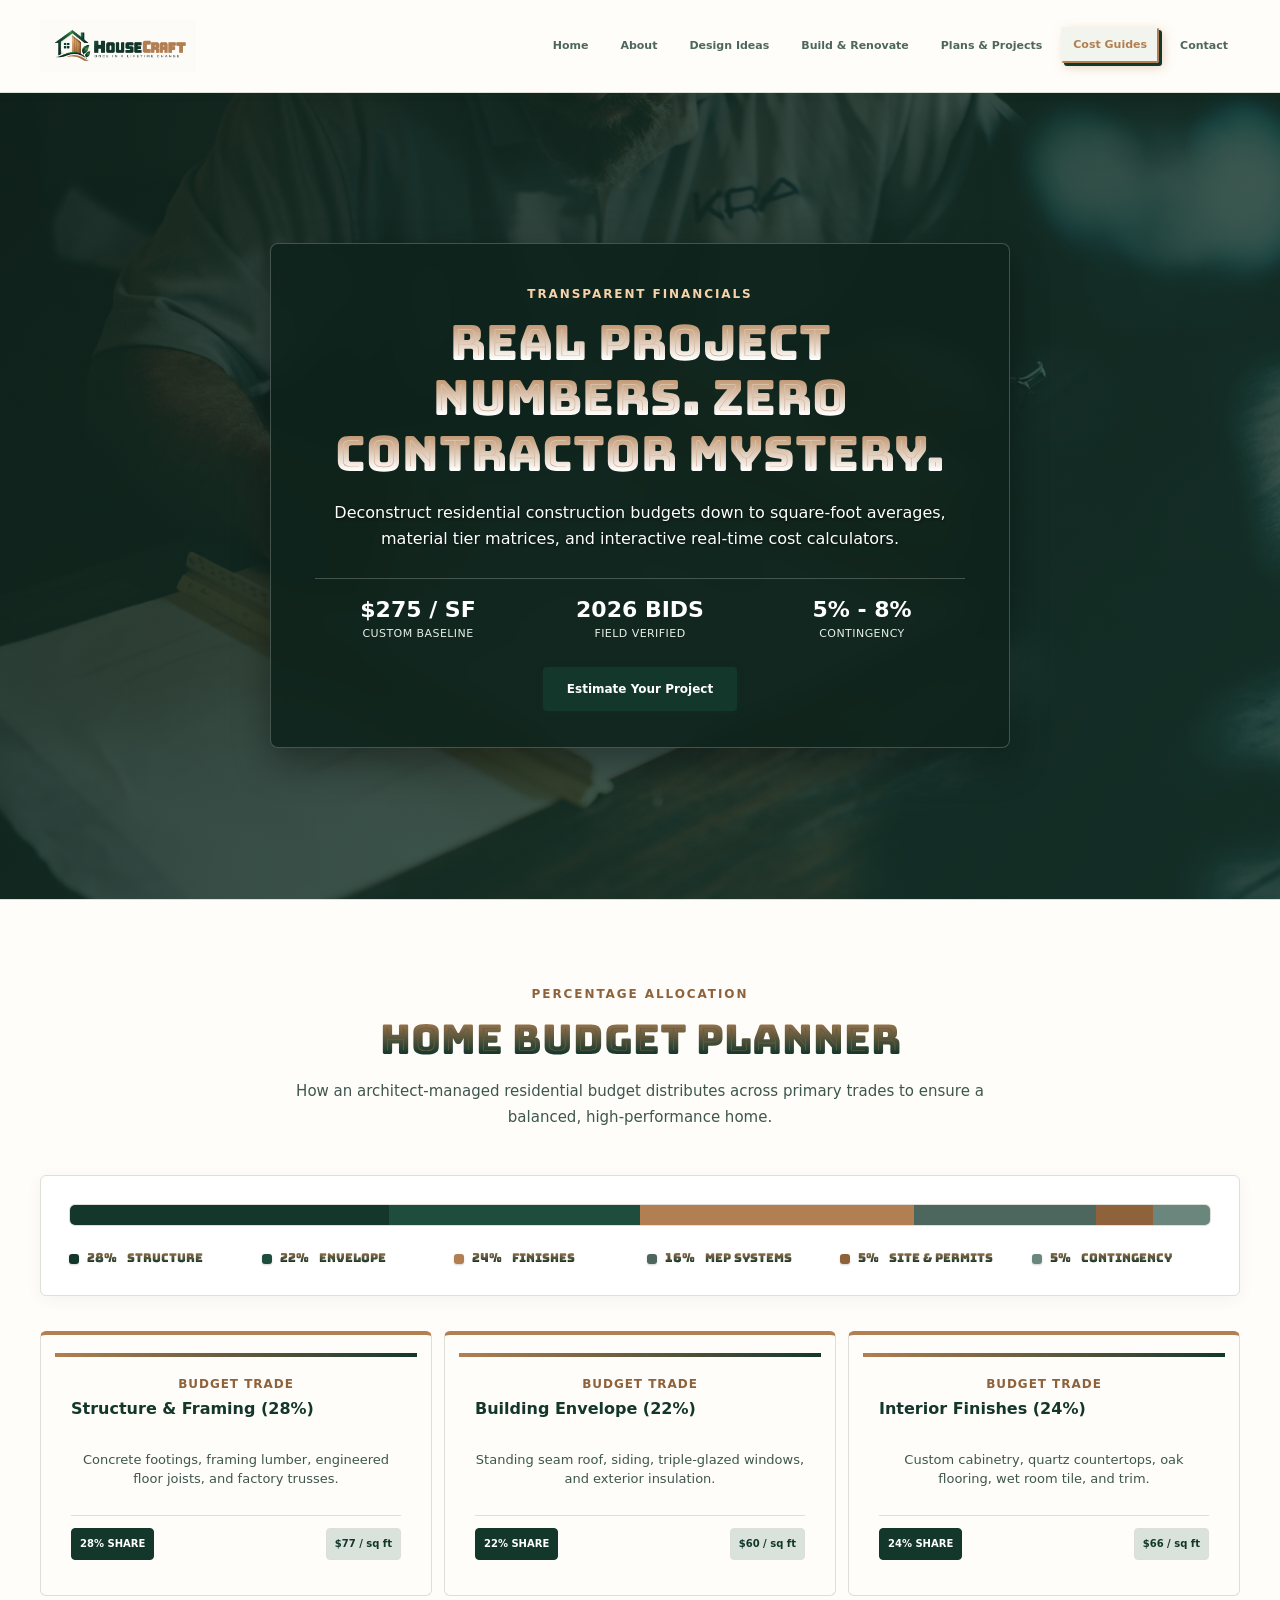
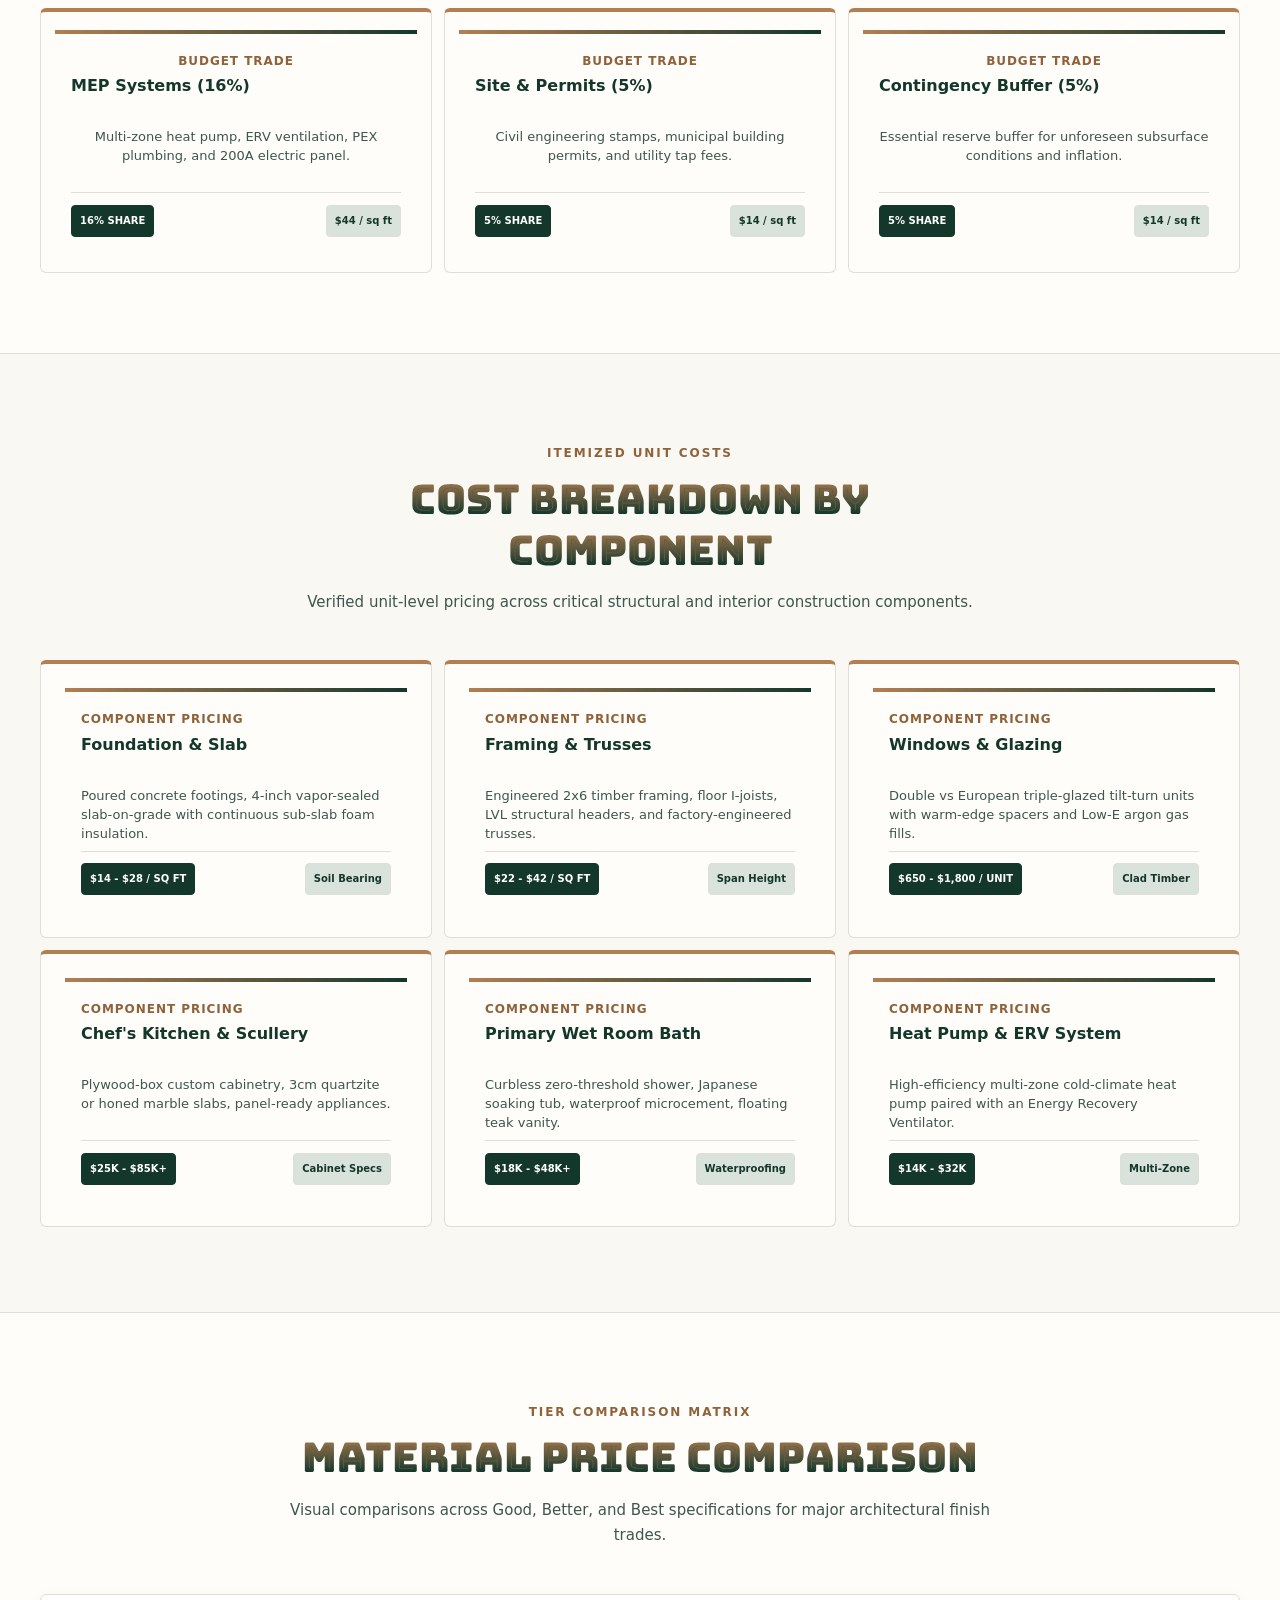
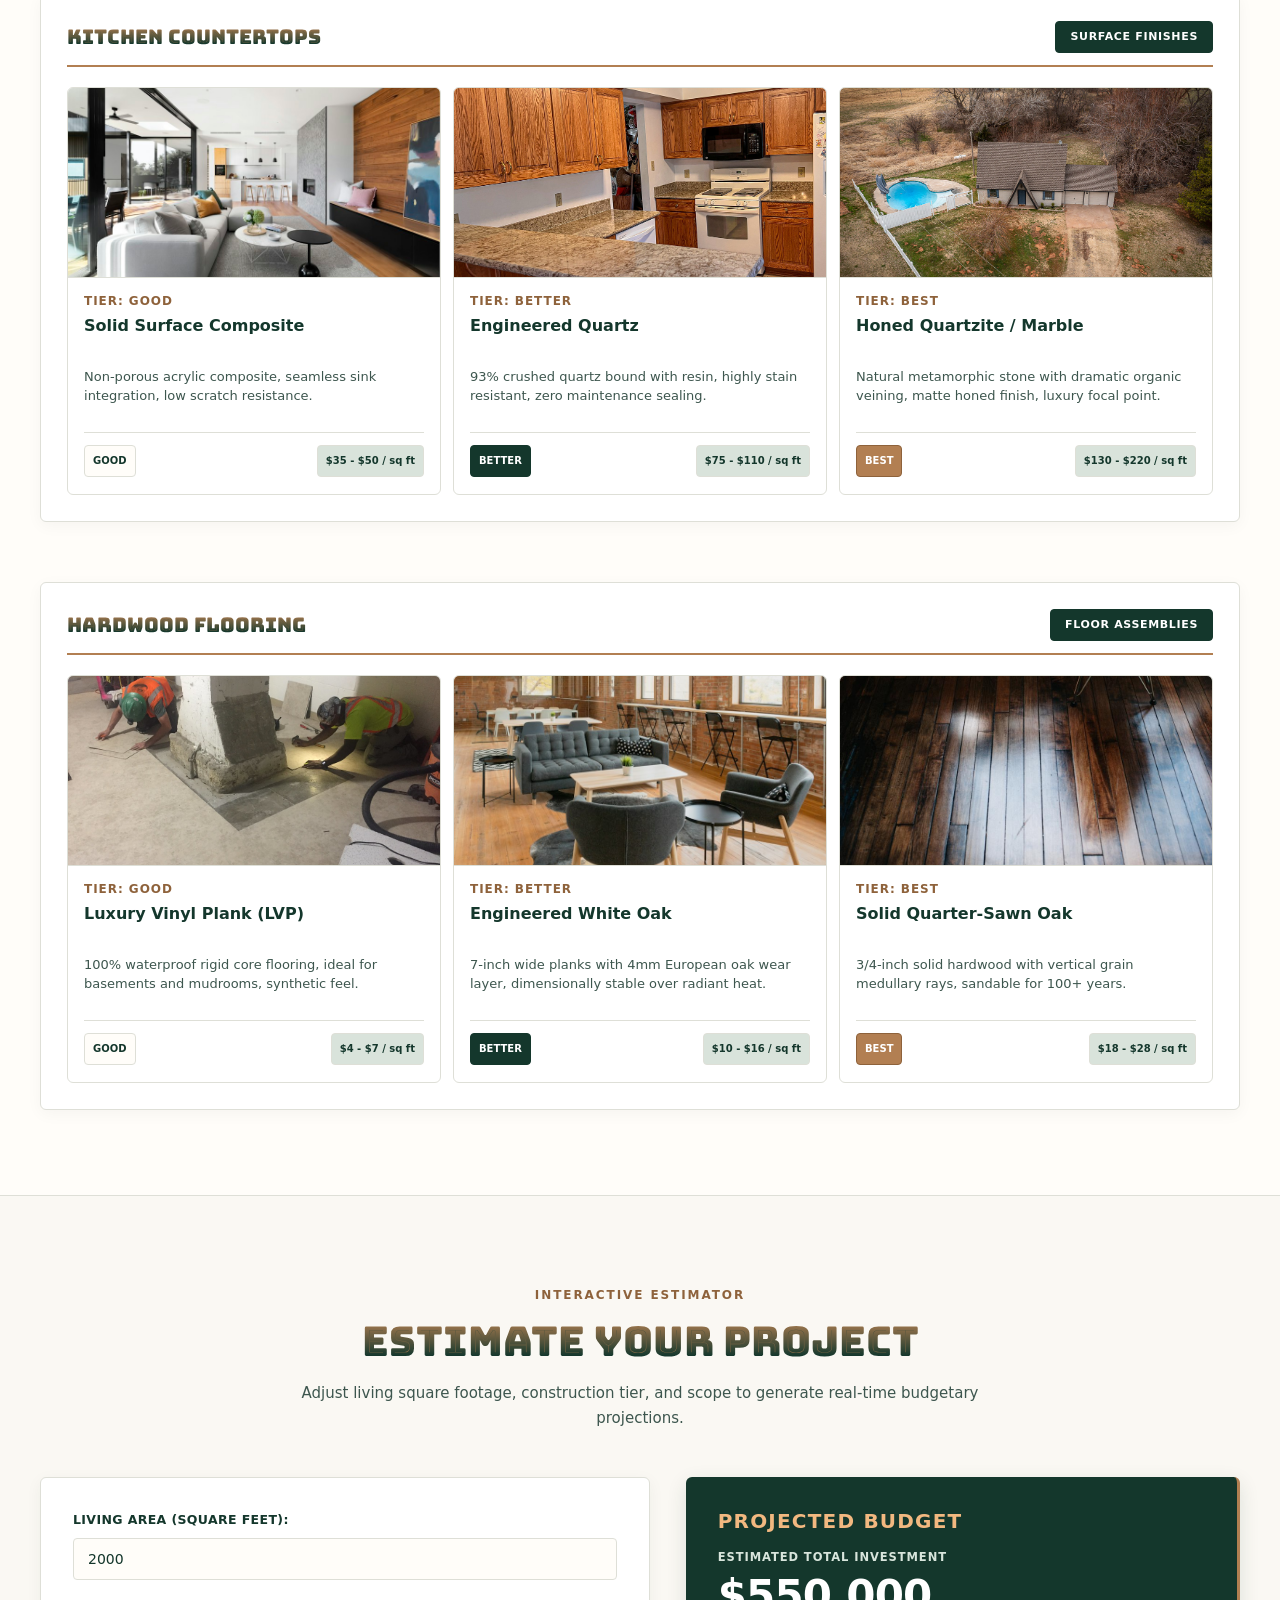
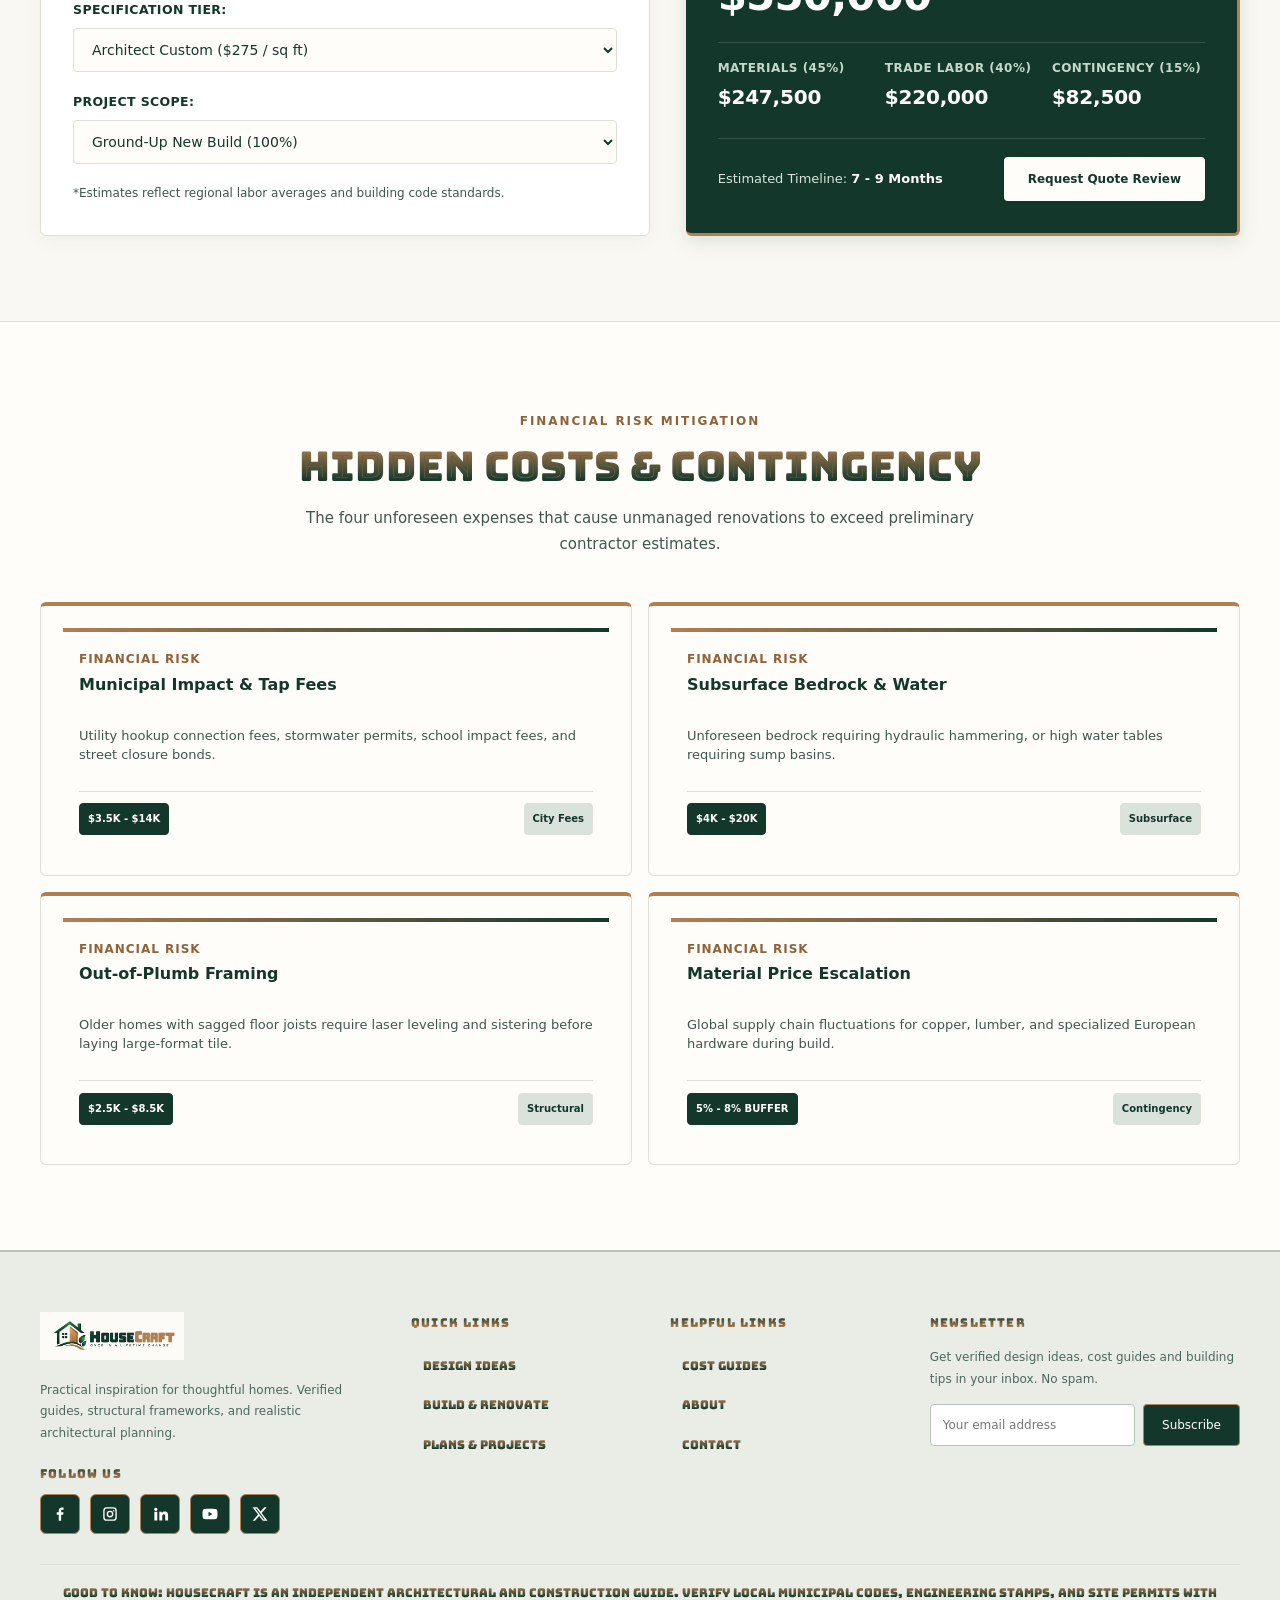
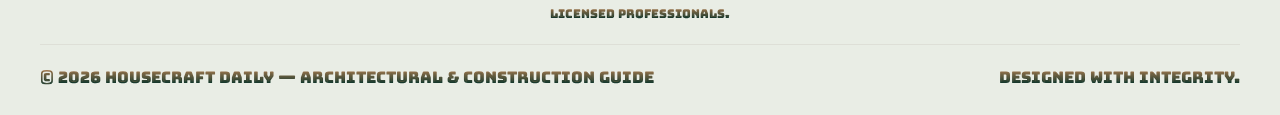
<file: cost-guides.html>
<!doctype html>
<html lang="en">
<head>
<meta charset="utf-8">
<meta name="viewport" content="width=device-width, initial-scale=1">
<meta name="description" content="Friendly, practical guidance for planning, building, fixing and refreshing the place you call home.">
<title>Cost Guides | HouseCraft Daily</title>
<link rel="icon" type="image/png" href="assets/favicon.png">
<link rel="shortcut icon" type="image/png" href="assets/favicon.png">
<link rel="apple-touch-icon" href="assets/favicon.png">
<link rel="preconnect" href="https://fonts.googleapis.com">
<link rel="preconnect" href="https://fonts.gstatic.com" crossorigin>
<link href="https://fonts.googleapis.com/css2?family=Bungee+Spice&display=swap" rel="stylesheet">
<link rel="stylesheet" href="assets/style.css">
</head>
<body>
<header class="site-header"><div class="wrap header-inner">
<a class="brand" href="index.html" aria-label="HouseCraft Daily home"><img src="assets/logo.png" alt="HouseCraft Daily" class="brand-logo"></a>
<button class="menu-toggle" aria-label="Toggle navigation" aria-expanded="false">☰</button>
<nav class="main-nav" aria-label="Main navigation">
<a href="index.html" >Home</a>
<a href="about.html" >About</a>
<a href="design-ideas.html" >Design Ideas</a>
<a href="build-renovate.html" >Build & Renovate</a>
<a href="plans-projects.html" >Plans & Projects</a>
<a href="cost-guides.html" aria-current="page">Cost Guides</a>
<a href="contact.html" >Contact</a>
</nav>
</div></header>

<main>
    <!-- HERO SECTION: Background Image Cover Hero (User Request) -->
  <section class="hero-bg-cover" style="background-image: url('assets/images/construction-site.jpg');">
    <div class="wrap">
      <div class="hero-frosted-card hero-centered">
        <span class="kicker kicker-light">TRANSPARENT FINANCIALS</span>
        <h1>Real Project Numbers. Zero Contractor Mystery.</h1>
        <p>Deconstruct residential construction budgets down to square-foot averages, material tier matrices, and interactive real-time cost calculators.</p>
        <div class="hero-stats-group">
          <div class="hero-stat-block">
            <strong>$275 / SF</strong>
            <span>Custom Baseline</span>
          </div>
          <div class="hero-stat-block">
            <strong>2026 BIDS</strong>
            <span>Field Verified</span>
          </div>
          <div class="hero-stat-block">
            <strong>5% - 8%</strong>
            <span>Contingency</span>
          </div>
        </div>
        <div class="hero-actions-group">
          <a class="button button-dark" href="#calculator">Estimate Your Project</a>
        </div>
      </div>
    </div>
  </section>

  <!-- CONTENT SECTION 1: Home Budget Planner (6 cards: 3 and 3) -->
  <section id="budget-planner" class="sec-budget-planner">
    <div class="wrap">
      <div class="section-title-wrap">
        <span class="kicker">PERCENTAGE ALLOCATION</span>
        <h2>Home Budget Planner</h2>
        <p>How an architect-managed residential budget distributes across primary trades to ensure a balanced, high-performance home.</p>
      </div>
      <div class="budget-bar-wrap">
        <div class="budget-bar-track" role="img" aria-label="Home construction budget percentage allocation: 28% Structure, 22% Envelope, 24% Finishes, 16% MEP Systems, 5% Site and Permits, 5% Contingency">
          <div class="budget-seg seg-1" style="width: 28%;" title="Structure &amp; Framing: 28%"></div>
          <div class="budget-seg seg-2" style="width: 22%;" title="Building Envelope: 22%"></div>
          <div class="budget-seg seg-3" style="width: 24%;" title="Interior Finishes: 24%"></div>
          <div class="budget-seg seg-4" style="width: 16%;" title="MEP Systems: 16%"></div>
          <div class="budget-seg seg-5" style="width: 5%;" title="Site &amp; Permits: 5%"></div>
          <div class="budget-seg seg-6" style="width: 5%;" title="Contingency Reserve: 5%"></div>
        </div>
        <div class="budget-bar-legend" role="list" aria-label="Budget trade percentage breakdown">
          <div class="legend-item" role="listitem"><span class="legend-dot seg-1-dot" aria-hidden="true"></span><strong class="legend-pct">28%</strong> <span class="legend-label">Structure</span></div>
          <div class="legend-item" role="listitem"><span class="legend-dot seg-2-dot" aria-hidden="true"></span><strong class="legend-pct">22%</strong> <span class="legend-label">Envelope</span></div>
          <div class="legend-item" role="listitem"><span class="legend-dot seg-3-dot" aria-hidden="true"></span><strong class="legend-pct">24%</strong> <span class="legend-label">Finishes</span></div>
          <div class="legend-item" role="listitem"><span class="legend-dot seg-4-dot" aria-hidden="true"></span><strong class="legend-pct">16%</strong> <span class="legend-label">MEP Systems</span></div>
          <div class="legend-item" role="listitem"><span class="legend-dot seg-5-dot" aria-hidden="true"></span><strong class="legend-pct">5%</strong> <span class="legend-label">Site &amp; Permits</span></div>
          <div class="legend-item" role="listitem"><span class="legend-dot seg-6-dot" aria-hidden="true"></span><strong class="legend-pct">5%</strong> <span class="legend-label">Contingency</span></div>
        </div>
      </div>
      <div class="budget-cards-grid card-grid-3">
        <div class="budget-card text-card">
          <div class="card-body-padded">
            <span class="card-eyebrow">BUDGET TRADE</span>
            <h3 class="card-heading">Structure &amp; Framing (28%)</h3>
            <p class="card-subheading">Concrete footings, framing lumber, engineered floor joists, and factory trusses.</p>
            <div class="card-links-wrap">
              <span class="badge-pill badge-pill-ink">28% SHARE</span><span class="impact-cost">$77 / sq ft</span>
            </div>
          </div>
        </div>
        <div class="budget-card text-card">
          
          <div class="card-body-padded">
            <span class="card-eyebrow">BUDGET TRADE</span>
            <h3 class="card-heading">Building Envelope (22%)</h3>
            <p class="card-subheading">Standing seam roof, siding, triple-glazed windows, and exterior insulation.</p>
            <div class="card-links-wrap">
              <span class="badge-pill badge-pill-ink">22% SHARE</span><span class="impact-cost">$60 / sq ft</span>
            </div>
          </div>
        </div>
        <div class="budget-card text-card">
          
          <div class="card-body-padded">
            <span class="card-eyebrow">BUDGET TRADE</span>
            <h3 class="card-heading">Interior Finishes (24%)</h3>
            <p class="card-subheading">Custom cabinetry, quartz countertops, oak flooring, wet room tile, and trim.</p>
            <div class="card-links-wrap">
              <span class="badge-pill badge-pill-ink">24% SHARE</span><span class="impact-cost">$66 / sq ft</span>
            </div>
          </div>
        </div>
        <div class="budget-card text-card">
          
          <div class="card-body-padded">
            <span class="card-eyebrow">BUDGET TRADE</span>
            <h3 class="card-heading">MEP Systems (16%)</h3>
            <p class="card-subheading">Multi-zone heat pump, ERV ventilation, PEX plumbing, and 200A electric panel.</p>
            <div class="card-links-wrap">
              <span class="badge-pill badge-pill-ink">16% SHARE</span><span class="impact-cost">$44 / sq ft</span>
            </div>
          </div>
        </div>
        <div class="budget-card text-card">
          
          <div class="card-body-padded">
            <span class="card-eyebrow">BUDGET TRADE</span>
            <h3 class="card-heading">Site &amp; Permits (5%)</h3>
            <p class="card-subheading">Civil engineering stamps, municipal building permits, and utility tap fees.</p>
            <div class="card-links-wrap">
              <span class="badge-pill badge-pill-ink">5% SHARE</span><span class="impact-cost">$14 / sq ft</span>
            </div>
          </div>
        </div>
        <div class="budget-card text-card">
          
          <div class="card-body-padded">
            <span class="card-eyebrow">BUDGET TRADE</span>
            <h3 class="card-heading">Contingency Buffer (5%)</h3>
            <p class="card-subheading">Essential reserve buffer for unforeseen subsurface conditions and inflation.</p>
            <div class="card-links-wrap">
              <span class="badge-pill badge-pill-ink">5% SHARE</span><span class="impact-cost">$14 / sq ft</span>
            </div>
          </div>
        </div>
      </div>
    </div>
  </section>

  <!-- CONTENT SECTION 2: Cost Breakdown by Component (6 cards: 3 and 3) -->
  <section class="sec-cost-components">
    <div class="wrap">
      <div class="section-title-wrap">
        <span class="kicker">ITEMIZED UNIT COSTS</span>
        <h2>Cost Breakdown by Component</h2>
        <p>Verified unit-level pricing across critical structural and interior construction components.</p>
      </div>
      <div class="components-grid card-grid-3">
        <div class="component-card text-card">
          
          <div class="card-body-padded">
            <span class="card-eyebrow">COMPONENT PRICING</span>
            <h3 class="card-heading">Foundation &amp; Slab</h3>
            <p class="card-subheading">Poured concrete footings, 4-inch vapor-sealed slab-on-grade with continuous sub-slab foam insulation.</p>
            <div class="card-links-wrap">
              <span class="badge-pill badge-pill-ink">$14 - $28 / SQ FT</span><span class="impact-cost">Soil Bearing</span>
            </div>
          </div>
        </div>
        <div class="component-card text-card">
          
          <div class="card-body-padded">
            <span class="card-eyebrow">COMPONENT PRICING</span>
            <h3 class="card-heading">Framing &amp; Trusses</h3>
            <p class="card-subheading">Engineered 2x6 timber framing, floor I-joists, LVL structural headers, and factory-engineered trusses.</p>
            <div class="card-links-wrap">
              <span class="badge-pill badge-pill-ink">$22 - $42 / SQ FT</span><span class="impact-cost">Span Height</span>
            </div>
          </div>
        </div>
        <div class="component-card text-card">
          
          <div class="card-body-padded">
            <span class="card-eyebrow">COMPONENT PRICING</span>
            <h3 class="card-heading">Windows &amp; Glazing</h3>
            <p class="card-subheading">Double vs European triple-glazed tilt-turn units with warm-edge spacers and Low-E argon gas fills.</p>
            <div class="card-links-wrap">
              <span class="badge-pill badge-pill-ink">$650 - $1,800 / UNIT</span><span class="impact-cost">Clad Timber</span>
            </div>
          </div>
        </div>
        <div class="component-card text-card">
          
          <div class="card-body-padded">
            <span class="card-eyebrow">COMPONENT PRICING</span>
            <h3 class="card-heading">Chef's Kitchen &amp; Scullery</h3>
            <p class="card-subheading">Plywood-box custom cabinetry, 3cm quartzite or honed marble slabs, panel-ready appliances.</p>
            <div class="card-links-wrap">
              <span class="badge-pill badge-pill-ink">$25K - $85K+</span><span class="impact-cost">Cabinet Specs</span>
            </div>
          </div>
        </div>
        <div class="component-card text-card">
          
          <div class="card-body-padded">
            <span class="card-eyebrow">COMPONENT PRICING</span>
            <h3 class="card-heading">Primary Wet Room Bath</h3>
            <p class="card-subheading">Curbless zero-threshold shower, Japanese soaking tub, waterproof microcement, floating teak vanity.</p>
            <div class="card-links-wrap">
              <span class="badge-pill badge-pill-ink">$18K - $48K+</span><span class="impact-cost">Waterproofing</span>
            </div>
          </div>
        </div>
        <div class="component-card text-card">
          
          <div class="card-body-padded">
            <span class="card-eyebrow">COMPONENT PRICING</span>
            <h3 class="card-heading">Heat Pump &amp; ERV System</h3>
            <p class="card-subheading">High-efficiency multi-zone cold-climate heat pump paired with an Energy Recovery Ventilator.</p>
            <div class="card-links-wrap">
              <span class="badge-pill badge-pill-ink">$14K - $32K</span><span class="impact-cost">Multi-Zone</span>
            </div>
          </div>
        </div>
      </div>
    </div>
  </section>

  <!-- CONTENT SECTION 3: Material Price Comparison (Showcase Tier Cards) -->
  <section class="sec-material-pricing">
    <div class="wrap">
      <div class="section-title-wrap">
        <span class="kicker">TIER COMPARISON MATRIX</span>
        <h2>Material Price Comparison</h2>
        <p>Visual comparisons across Good, Better, and Best specifications for major architectural finish trades.</p>
      </div>
      <div class="material-tier-showcase">
        <div class="tier-trade-block">
          <div class="tier-trade-header">
            <h3>Kitchen Countertops</h3>
            <span class="badge-pill badge-pill-ink trade-badge">SURFACE FINISHES</span>
          </div>
          <div class="tier-cards-row card-grid-3">
        <div class="tier-item-card">
          <div class="card-img-top">
            <img src="assets/images/solid-surface.jpg" alt="Solid surface composite countertop">
          </div>
          <div class="card-body-padded">
            <span class="card-eyebrow">TIER: GOOD</span>
            <h3 class="card-heading">Solid Surface Composite</h3>
            <p class="card-subheading">Non-porous acrylic composite, seamless sink integration, low scratch resistance.</p>
            <div class="card-links-wrap">
              <span class="badge-pill badge-pill-light">GOOD</span><span class="impact-cost">$35 - $50 / sq ft</span>
            </div>
          </div>
        </div>
        <div class="tier-item-card">
          <div class="card-img-top">
            <img src="assets/images/quartz-counter.jpg" alt="Engineered quartz countertop slab">
          </div>
          <div class="card-body-padded">
            <span class="card-eyebrow">TIER: BETTER</span>
            <h3 class="card-heading">Engineered Quartz</h3>
            <p class="card-subheading">93% crushed quartz bound with resin, highly stain resistant, zero maintenance sealing.</p>
            <div class="card-links-wrap">
              <span class="badge-pill badge-pill-ink">BETTER</span><span class="impact-cost">$75 - $110 / sq ft</span>
            </div>
          </div>
        </div>
        <div class="tier-item-card">
          <div class="card-img-top">
            <img src="assets/images/quartzite-counter.jpg" alt="Honed Calacatta marble quartzite slab">
          </div>
          <div class="card-body-padded">
            <span class="card-eyebrow">TIER: BEST</span>
            <h3 class="card-heading">Honed Quartzite / Marble</h3>
            <p class="card-subheading">Natural metamorphic stone with dramatic organic veining, matte honed finish, luxury focal point.</p>
            <div class="card-links-wrap">
              <span class="badge-pill badge-pill-ochre">BEST</span><span class="impact-cost">$130 - $220 / sq ft</span>
            </div>
          </div>
        </div>
          </div>
        </div>

        <div class="tier-trade-block" style="margin-top: 24px;">
          <div class="tier-trade-header">
            <h3>Hardwood Flooring</h3>
            <span class="badge-pill badge-pill-ink trade-badge">FLOOR ASSEMBLIES</span>
          </div>
          <div class="tier-cards-row card-grid-3">
        <div class="tier-item-card">
          <div class="card-img-top">
            <img src="assets/images/vinyl-plank.jpg" alt="Luxury Vinyl Plank flooring">
          </div>
          <div class="card-body-padded">
            <span class="card-eyebrow">TIER: GOOD</span>
            <h3 class="card-heading">Luxury Vinyl Plank (LVP)</h3>
            <p class="card-subheading">100% waterproof rigid core flooring, ideal for basements and mudrooms, synthetic feel.</p>
            <div class="card-links-wrap">
              <span class="badge-pill badge-pill-light">GOOD</span><span class="impact-cost">$4 - $7 / sq ft</span>
            </div>
          </div>
        </div>
        <div class="tier-item-card">
          <div class="card-img-top">
            <img src="assets/images/engineered-oak.jpg" alt="Engineered White Oak wide plank">
          </div>
          <div class="card-body-padded">
            <span class="card-eyebrow">TIER: BETTER</span>
            <h3 class="card-heading">Engineered White Oak</h3>
            <p class="card-subheading">7-inch wide planks with 4mm European oak wear layer, dimensionally stable over radiant heat.</p>
            <div class="card-links-wrap">
              <span class="badge-pill badge-pill-ink">BETTER</span><span class="impact-cost">$10 - $16 / sq ft</span>
            </div>
          </div>
        </div>
        <div class="tier-item-card">
          <div class="card-img-top">
            <img src="assets/images/rift-oak-floor.jpg" alt="Solid Rift and Quartered White Oak">
          </div>
          <div class="card-body-padded">
            <span class="card-eyebrow">TIER: BEST</span>
            <h3 class="card-heading">Solid Quarter-Sawn Oak</h3>
            <p class="card-subheading">3/4-inch solid hardwood with vertical grain medullary rays, sandable for 100+ years.</p>
            <div class="card-links-wrap">
              <span class="badge-pill badge-pill-ochre">BEST</span><span class="impact-cost">$18 - $28 / sq ft</span>
            </div>
          </div>
        </div>
          </div>
        </div>
      </div>
    </div>
  </section>

  <!-- CONTENT SECTION 4: Estimate Your Project -->
  <section id="calculator" class="sec-project-estimator">
    <div class="wrap">
      <div class="section-title-wrap">
        <span class="kicker">INTERACTIVE ESTIMATOR</span>
        <h2>Estimate Your Project</h2>
        <p>Adjust living square footage, construction tier, and scope to generate real-time budgetary projections.</p>
      </div>
      <div class="calc-container">
        <div class="calc-inputs-box">
          <div class="calc-group">
            <label for="calc-sqft">LIVING AREA (SQUARE FEET):</label>
            <input type="number" id="calc-sqft" value="2000" min="500" max="8000" step="50">
          </div>
          <div class="calc-group">
            <label for="calc-tier">SPECIFICATION TIER:</label>
            <select id="calc-tier">
              <option value="160">Builder Grade ($160 / sq ft)</option>
              <option value="275" selected>Architect Custom ($275 / sq ft)</option>
              <option value="420">Luxury Passive House ($420 / sq ft)</option>
            </select>
          </div>
          <div class="calc-group">
            <label for="calc-scope">PROJECT SCOPE:</label>
            <select id="calc-scope">
              <option value="1.0" selected>Ground-Up New Build (100%)</option>
              <option value="0.85">Full Gut Renovation (85%)</option>
              <option value="0.45">Interior Surface Refresh (45%)</option>
            </select>
          </div>
          <p style="font-size: 12px; color: var(--text-muted); margin: 0;">*Estimates reflect regional labor averages and building code standards.</p>
        </div>
        <div class="calc-results-box">
          <div>
            <h3>Projected Budget</h3>
            <div class="calc-total-wrap">
              <span class="calc-total-label">ESTIMATED TOTAL INVESTMENT</span>
              <span class="calc-total-val" id="est-total">$550,000</span>
            </div>
            <div class="calc-sub-grid">
              <div class="calc-sub-item">
                <span>Materials (45%)</span>
                <strong id="est-materials">$247,500</strong>
              </div>
              <div class="calc-sub-item">
                <span>Trade Labor (40%)</span>
                <strong id="est-labor">$220,000</strong>
              </div>
              <div class="calc-sub-item">
                <span>Contingency (15%)</span>
                <strong id="est-contingency">$82,500</strong>
              </div>
            </div>
          </div>
          <div class="calc-results-footer">
            <span class="calc-timeline-label">Estimated Timeline: <strong id="est-timeline">7 - 9 Months</strong></span>
            <a class="button button-light" href="contact.html">Request Quote Review</a>
          </div>
        </div>
      </div>
    </div>
  </section>

  <!-- CONTENT SECTION 5: Hidden Costs & Contingency (4 cards in a 2x2 grid!) -->
  <section class="sec-hidden-costs">
    <div class="wrap">
      <div class="section-title-wrap">
        <span class="kicker">FINANCIAL RISK MITIGATION</span>
        <h2>Hidden Costs &amp; Contingency</h2>
        <p>The four unforeseen expenses that cause unmanaged renovations to exceed preliminary contractor estimates.</p>
      </div>
      <div class="hidden-costs-grid card-grid-2x2">
        <div class="hidden-cost-card text-card">
          
          <div class="card-body-padded">
            <span class="card-eyebrow">FINANCIAL RISK</span>
            <h3 class="card-heading">Municipal Impact &amp; Tap Fees</h3>
            <p class="card-subheading">Utility hookup connection fees, stormwater permits, school impact fees, and street closure bonds.</p>
            <div class="card-links-wrap">
              <span class="badge-pill badge-pill-ink">$3.5K - $14K</span><span class="impact-cost">City Fees</span>
            </div>
          </div>
        </div>
        <div class="hidden-cost-card text-card">
          
          <div class="card-body-padded">
            <span class="card-eyebrow">FINANCIAL RISK</span>
            <h3 class="card-heading">Subsurface Bedrock &amp; Water</h3>
            <p class="card-subheading">Unforeseen bedrock requiring hydraulic hammering, or high water tables requiring sump basins.</p>
            <div class="card-links-wrap">
              <span class="badge-pill badge-pill-ink">$4K - $20K</span><span class="impact-cost">Subsurface</span>
            </div>
          </div>
        </div>
        <div class="hidden-cost-card text-card">
          
          <div class="card-body-padded">
            <span class="card-eyebrow">FINANCIAL RISK</span>
            <h3 class="card-heading">Out-of-Plumb Framing</h3>
            <p class="card-subheading">Older homes with sagged floor joists require laser leveling and sistering before laying large-format tile.</p>
            <div class="card-links-wrap">
              <span class="badge-pill badge-pill-ink">$2.5K - $8.5K</span><span class="impact-cost">Structural</span>
            </div>
          </div>
        </div>
        <div class="hidden-cost-card text-card">
          
          <div class="card-body-padded">
            <span class="card-eyebrow">FINANCIAL RISK</span>
            <h3 class="card-heading">Material Price Escalation</h3>
            <p class="card-subheading">Global supply chain fluctuations for copper, lumber, and specialized European hardware during build.</p>
            <div class="card-links-wrap">
              <span class="badge-pill badge-pill-ink">5% - 8% BUFFER</span><span class="impact-cost">Contingency</span>
            </div>
          </div>
        </div>
      </div>
    </div>
  </section>
</main>
<footer class="site-footer">
<div class="wrap footer-grid">
<div class="footer-col footer-brand-col">
<a class="brand brand-footer" href="index.html" aria-label="HouseCraft Daily home"><img src="assets/logo.png" alt="HouseCraft Daily" class="brand-logo"></a>
<p class="footer-about">Practical inspiration for thoughtful homes. Verified guides, structural frameworks, and realistic architectural planning.</p>
<h3 class="footer-social-title">Follow us</h3>
<div class="social-buttons" role="list">
<a class="social-btn" role="listitem" href="https://www.facebook.com/" target="_blank" rel="noopener" aria-label="Facebook" title="Facebook"><svg viewBox="0 0 24 24" aria-hidden="true"><path d="M13.5 21v-8h2.7l.4-3.2h-3.1V7.8c0-.9.3-1.5 1.6-1.5h1.7V3.4c-.3 0-1.3-.1-2.4-.1-2.4 0-4 1.5-4 4.1v2.4H7.7V13h2.7v8h3.1z"/></svg></a>
<a class="social-btn" role="listitem" href="https://www.instagram.com/" target="_blank" rel="noopener" aria-label="Instagram" title="Instagram"><svg viewBox="0 0 24 24" aria-hidden="true"><path d="M7.5 3h9A4.5 4.5 0 0 1 21 7.5v9a4.5 4.5 0 0 1-4.5 4.5h-9A4.5 4.5 0 0 1 3 16.5v-9A4.5 4.5 0 0 1 7.5 3zm0 1.8A2.7 2.7 0 0 0 4.8 7.5v9a2.7 2.7 0 0 0 2.7 2.7h9a2.7 2.7 0 0 0 2.7-2.7v-9a2.7 2.7 0 0 0-2.7-2.7h-9zM12 7.5a4.5 4.5 0 1 1 0 9 4.5 4.5 0 0 1 0-9zm0 1.8a2.7 2.7 0 1 0 0 5.4 2.7 2.7 0 0 0 0-5.4zm4.9-2.6a1.05 1.05 0 1 1 0 2.1 1.05 1.05 0 0 1 0-2.1z"/></svg></a>
<a class="social-btn" role="listitem" href="https://www.linkedin.com/" target="_blank" rel="noopener" aria-label="LinkedIn" title="LinkedIn"><svg viewBox="0 0 24 24" aria-hidden="true"><path d="M4.5 9h3.9v11.5H4.5V9zM6.4 3.5a2.2 2.2 0 1 1 0 4.4 2.2 2.2 0 0 1 0-4.4zM10.7 9h3.7v1.6h.1c.5-1 1.8-1.9 3.7-1.9 3.9 0 4.6 2.5 4.6 5.8v6h-3.9v-5.3c0-1.3 0-2.9-1.8-2.9s-2.1 1.4-2.1 2.8v5.4h-3.9V9z"/></svg></a>
<a class="social-btn" role="listitem" href="https://www.youtube.com/" target="_blank" rel="noopener" aria-label="YouTube" title="YouTube"><svg viewBox="0 0 24 24" aria-hidden="true"><path d="M21.6 7.2a2.5 2.5 0 0 0-1.8-1.8C18.2 5 12 5 12 5s-6.200 0-7.800.4A2.500 2.500 0 0 0 2.400 7.200C2 8.800 2 12 2 12s0 3.200.4 4.800a2.500 2.500 0 0 0 1.800 1.800C5.800 19 12 19 12 19s6.200 0 7.800-.4a2.500 2.500 0 0 0 1.800-1.800c.4-1.600.4-4.800.4-4.800s0-3.200-.4-4.800zM10 15V9l5.200 3-5.200 3z"/></svg></a>
<a class="social-btn" role="listitem" href="https://x.com/" target="_blank" rel="noopener" aria-label="X (Twitter)" title="X (Twitter)"><svg viewBox="0 0 24 24" aria-hidden="true"><path d="M17.800 3h3.100l-6.800 7.700L22 21h-6.200l-4.900-6.300L5.300 21H2.200l7.300-8.300L2 3h6.300l4.400 5.800L17.800 3zm-1.100 16.200h1.700L7.400 4.700H5.600l11.100 14.500z"/></svg></a>
</div>
</div>
<div class="footer-col footer-newsletter-col">
<h3>Newsletter</h3>
<p class="footer-news-text">Get verified design ideas, cost guides and building tips in your inbox. No spam.</p>
<form class="newsletter-form" onsubmit="event.preventDefault(); var m=this.querySelector('.newsletter-msg'); m.textContent='Thank you for subscribing!'; this.reset(); return false;">
<label class="sr-only" for="footer-news-email">Email address</label>
<input type="email" id="footer-news-email" name="email" placeholder="Your email address" required>
<button type="submit" class="newsletter-btn">Subscribe</button>
<span class="newsletter-msg" role="status" aria-live="polite"></span>
</form>
</div>
<div class="footer-col footer-nav-col footer-nav-quick">
<h3>Quick links</h3>
<a href="design-ideas.html">Design Ideas</a>
<a href="build-renovate.html">Build &amp; Renovate</a>
<a href="plans-projects.html">Plans &amp; Projects</a>
</div>
<div class="footer-col footer-nav-col footer-nav-helpful">
<h3>Helpful links</h3>
<a href="cost-guides.html">Cost Guides</a>
<a href="about.html">About</a>
<a href="contact.html">Contact</a>
</div>
</div>
<div class="wrap footer-note"><strong>Good to know:</strong> HouseCraft is an independent architectural and construction guide. Verify local municipal codes, engineering stamps, and site permits with licensed professionals.</div>
<div class="wrap footer-bottom">
<span>© 2026 HouseCraft Daily — Architectural & Construction Guide</span>
<span>Designed with integrity.</span>
</div>
</footer>
<button id="back-to-top" class="back-to-top" aria-label="Back to top" title="Back to top">
  <svg viewBox="0 0 24 24" aria-hidden="true"><path d="M12 5l-7 7 1.41 1.41L11 8.83V19h2V8.83l4.59 4.58L19 12z"/></svg>
</button>
<script src="assets/site.js"></script>
</body>
</html>
</file>
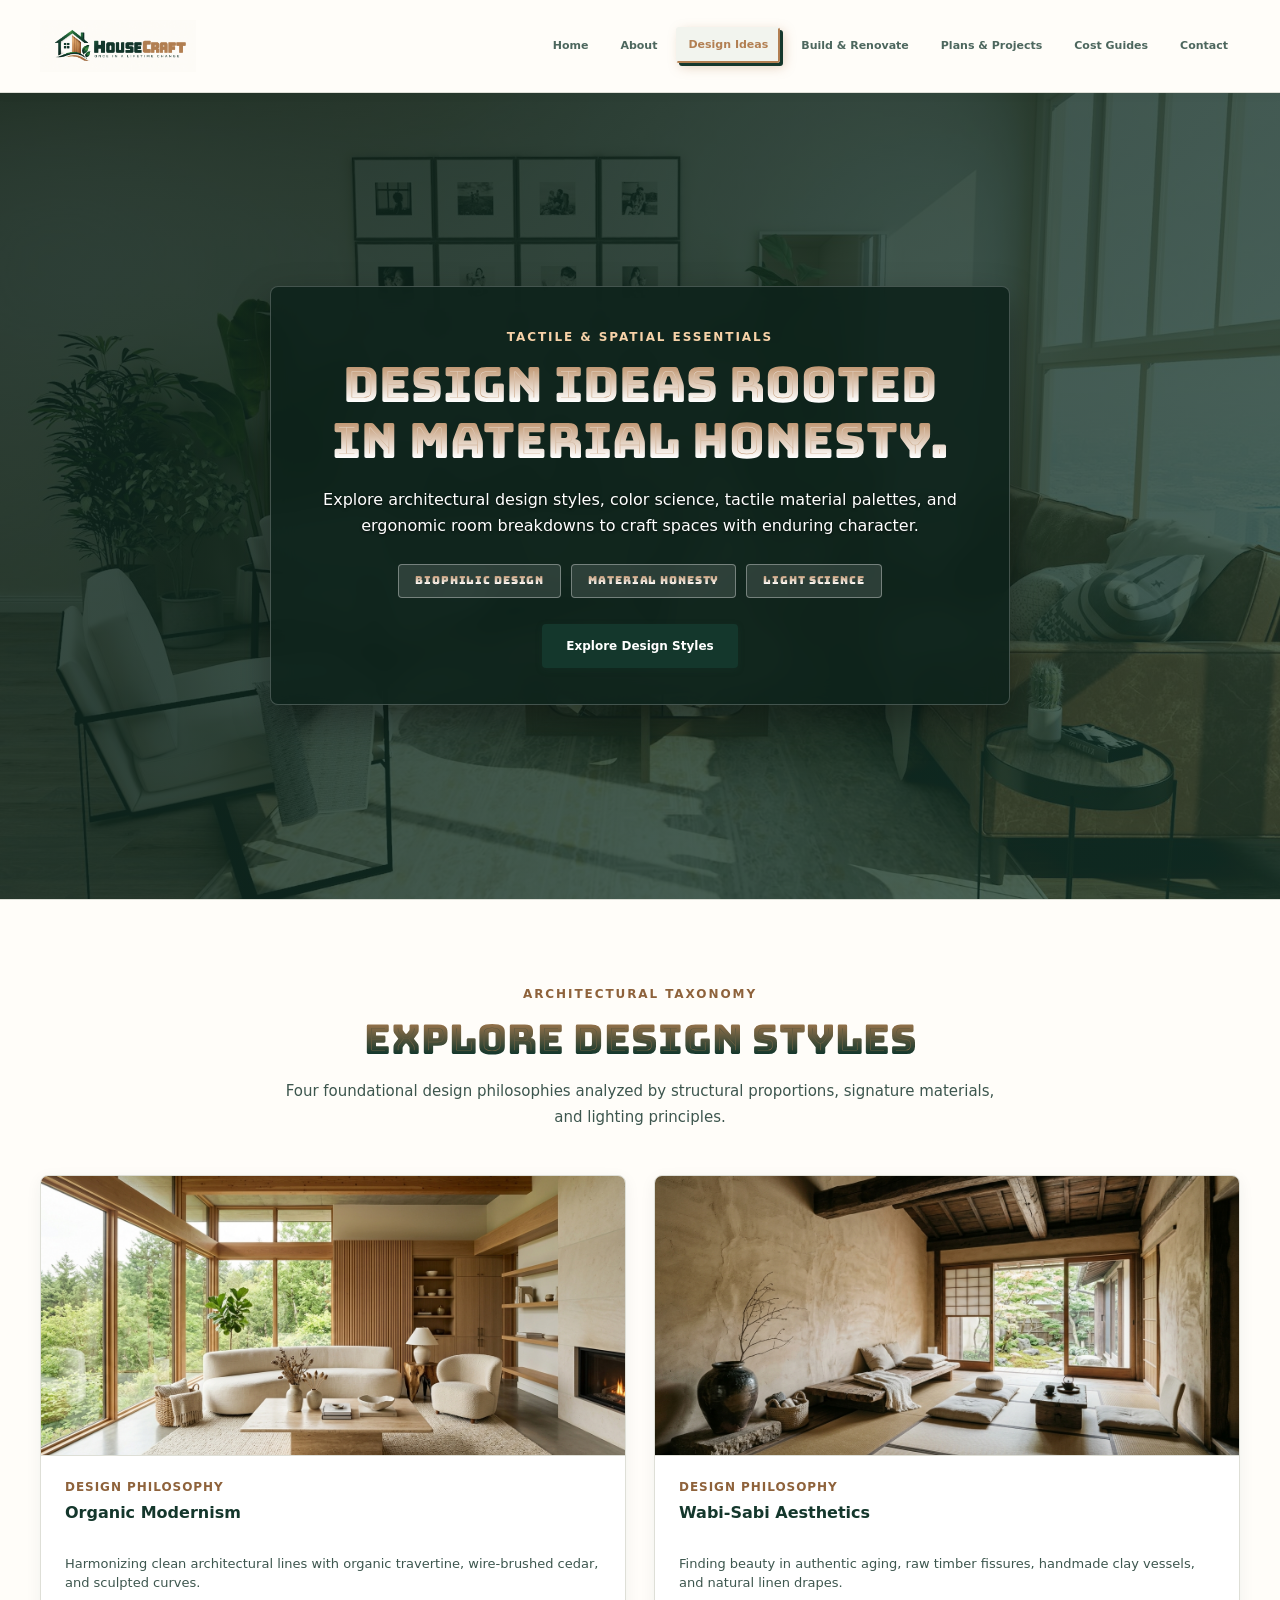
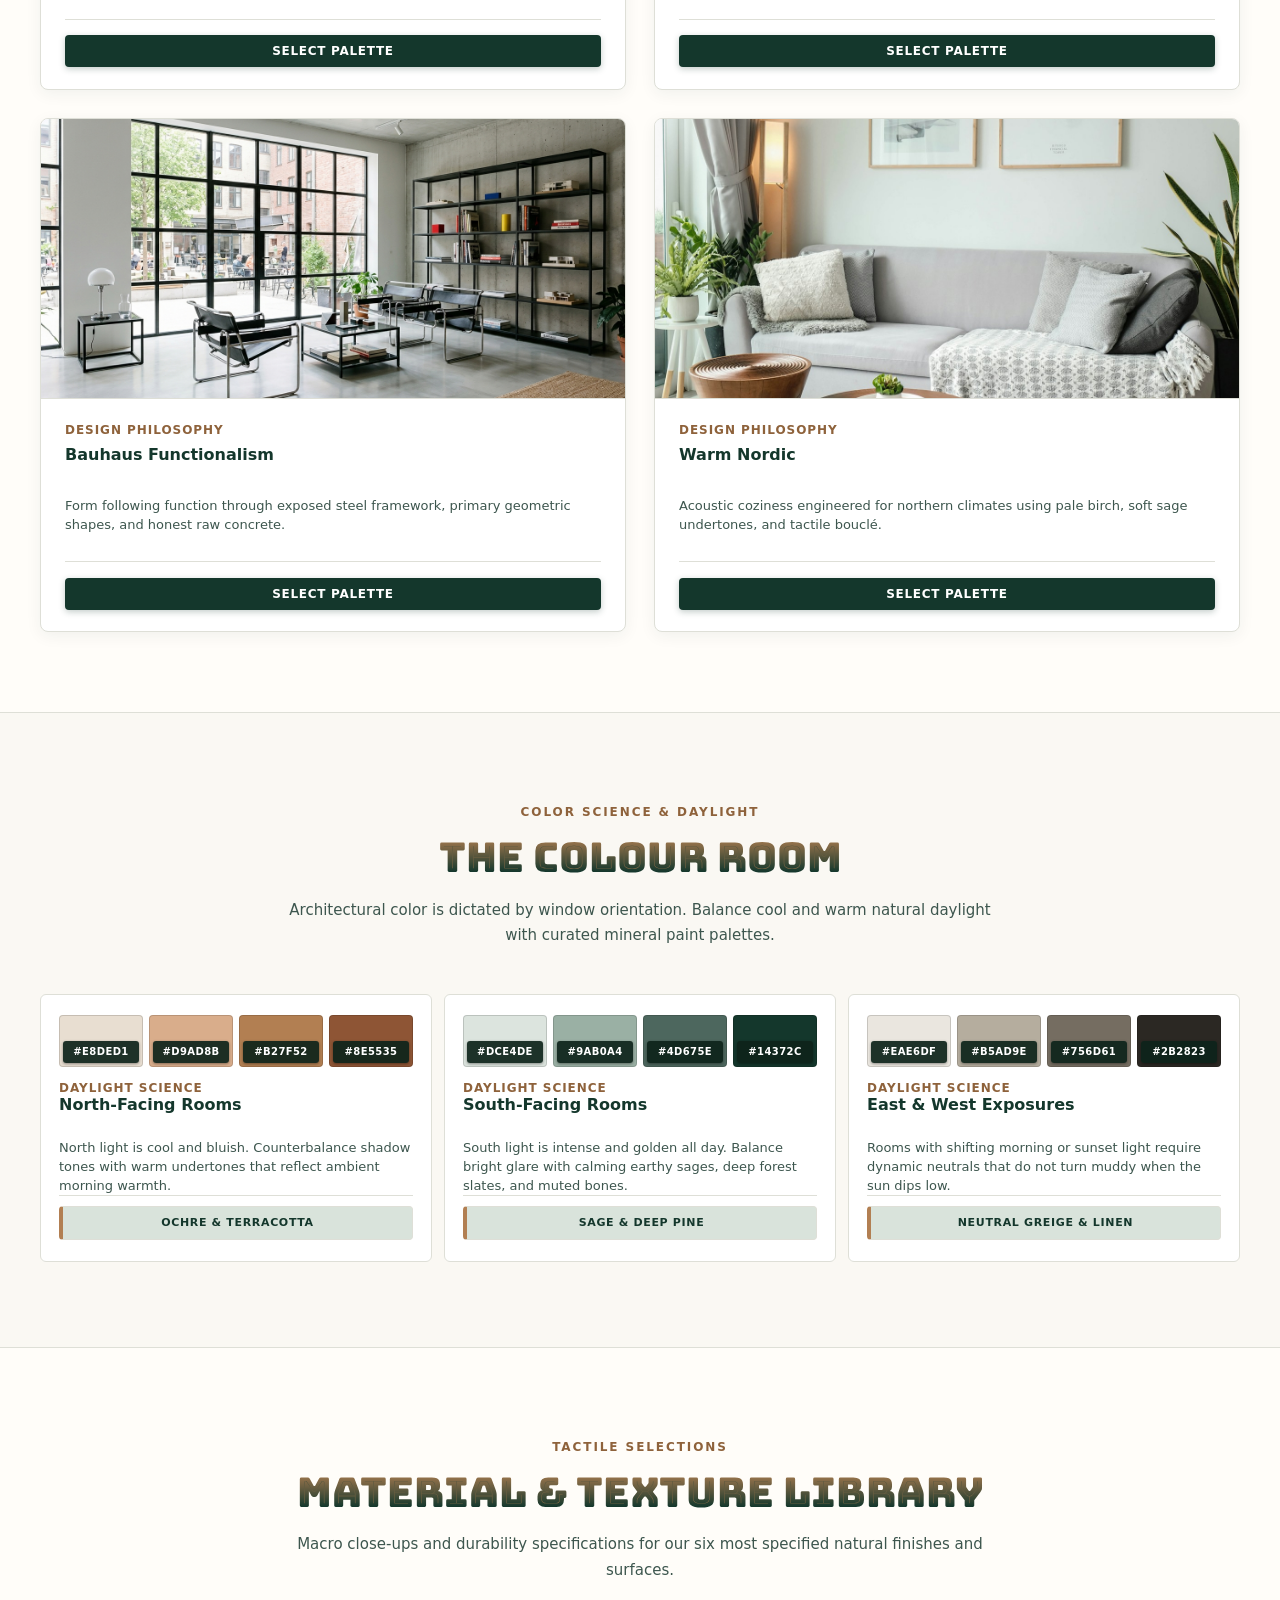
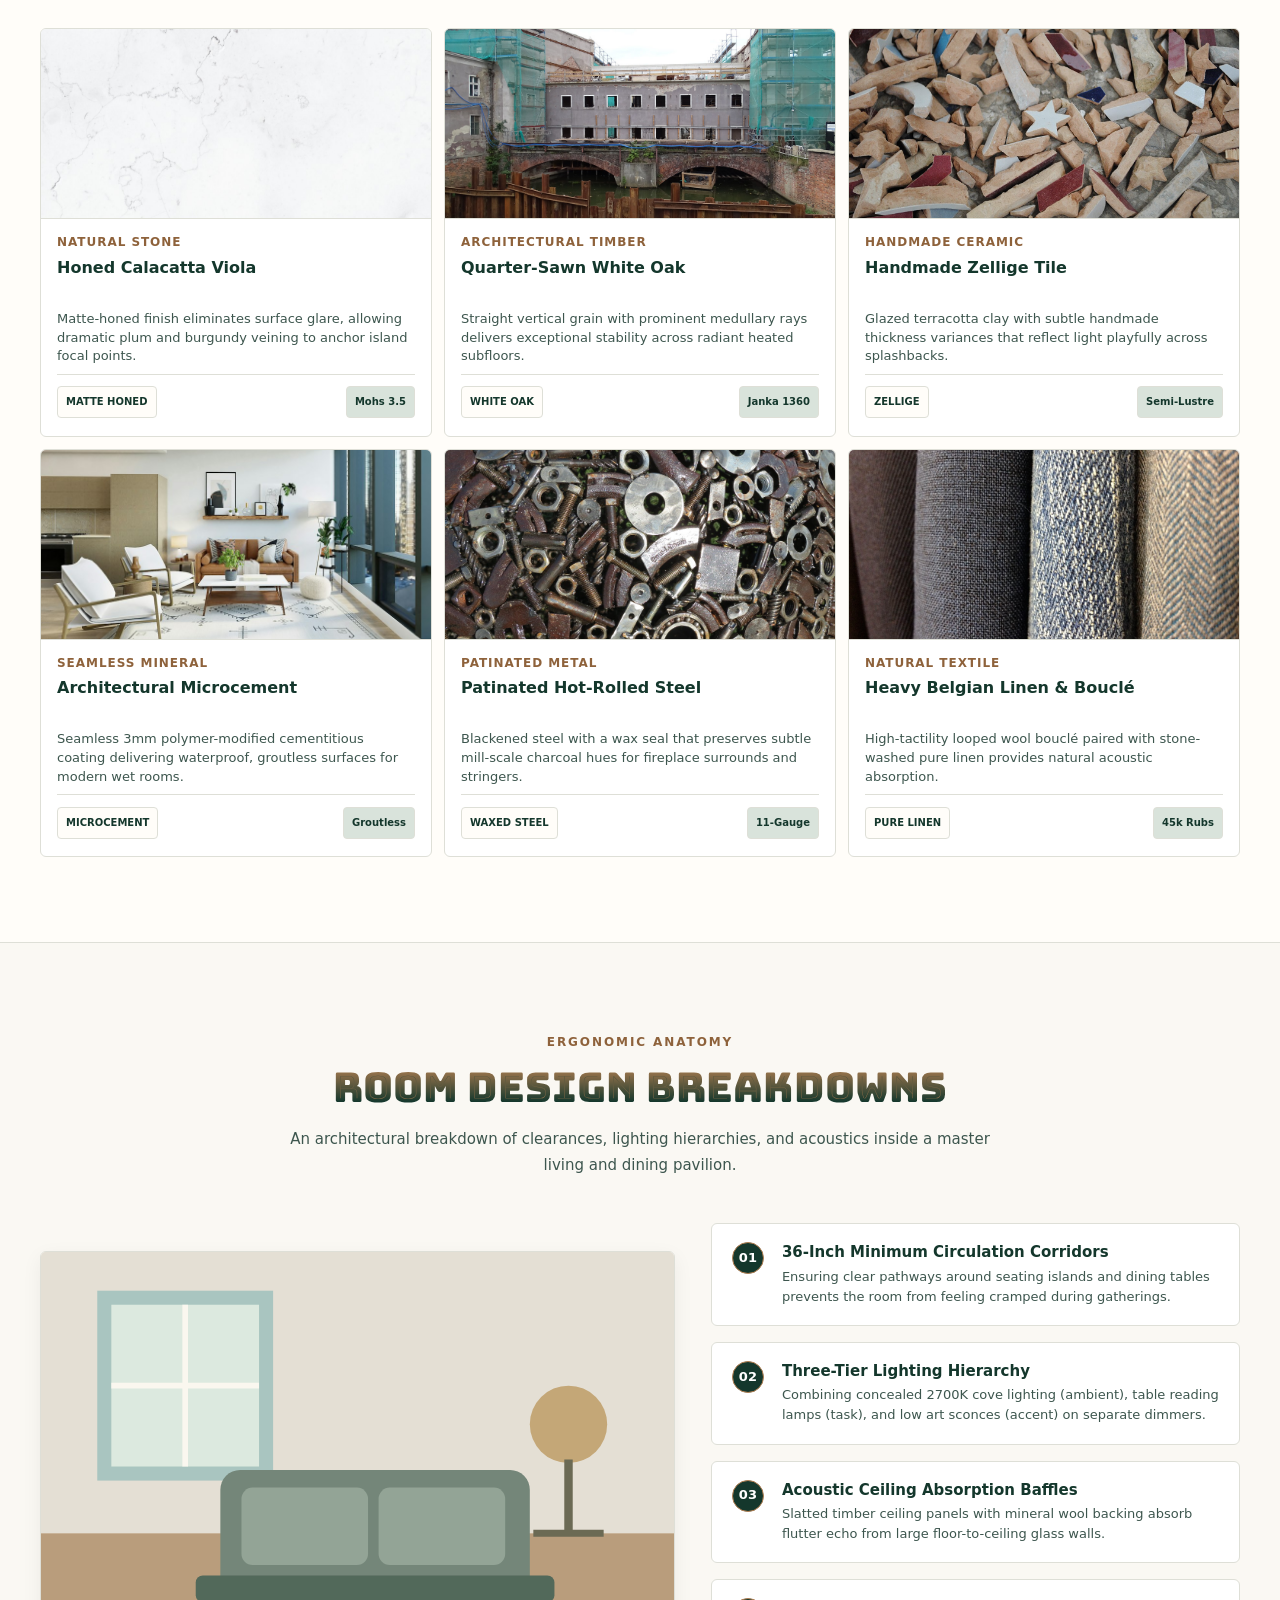
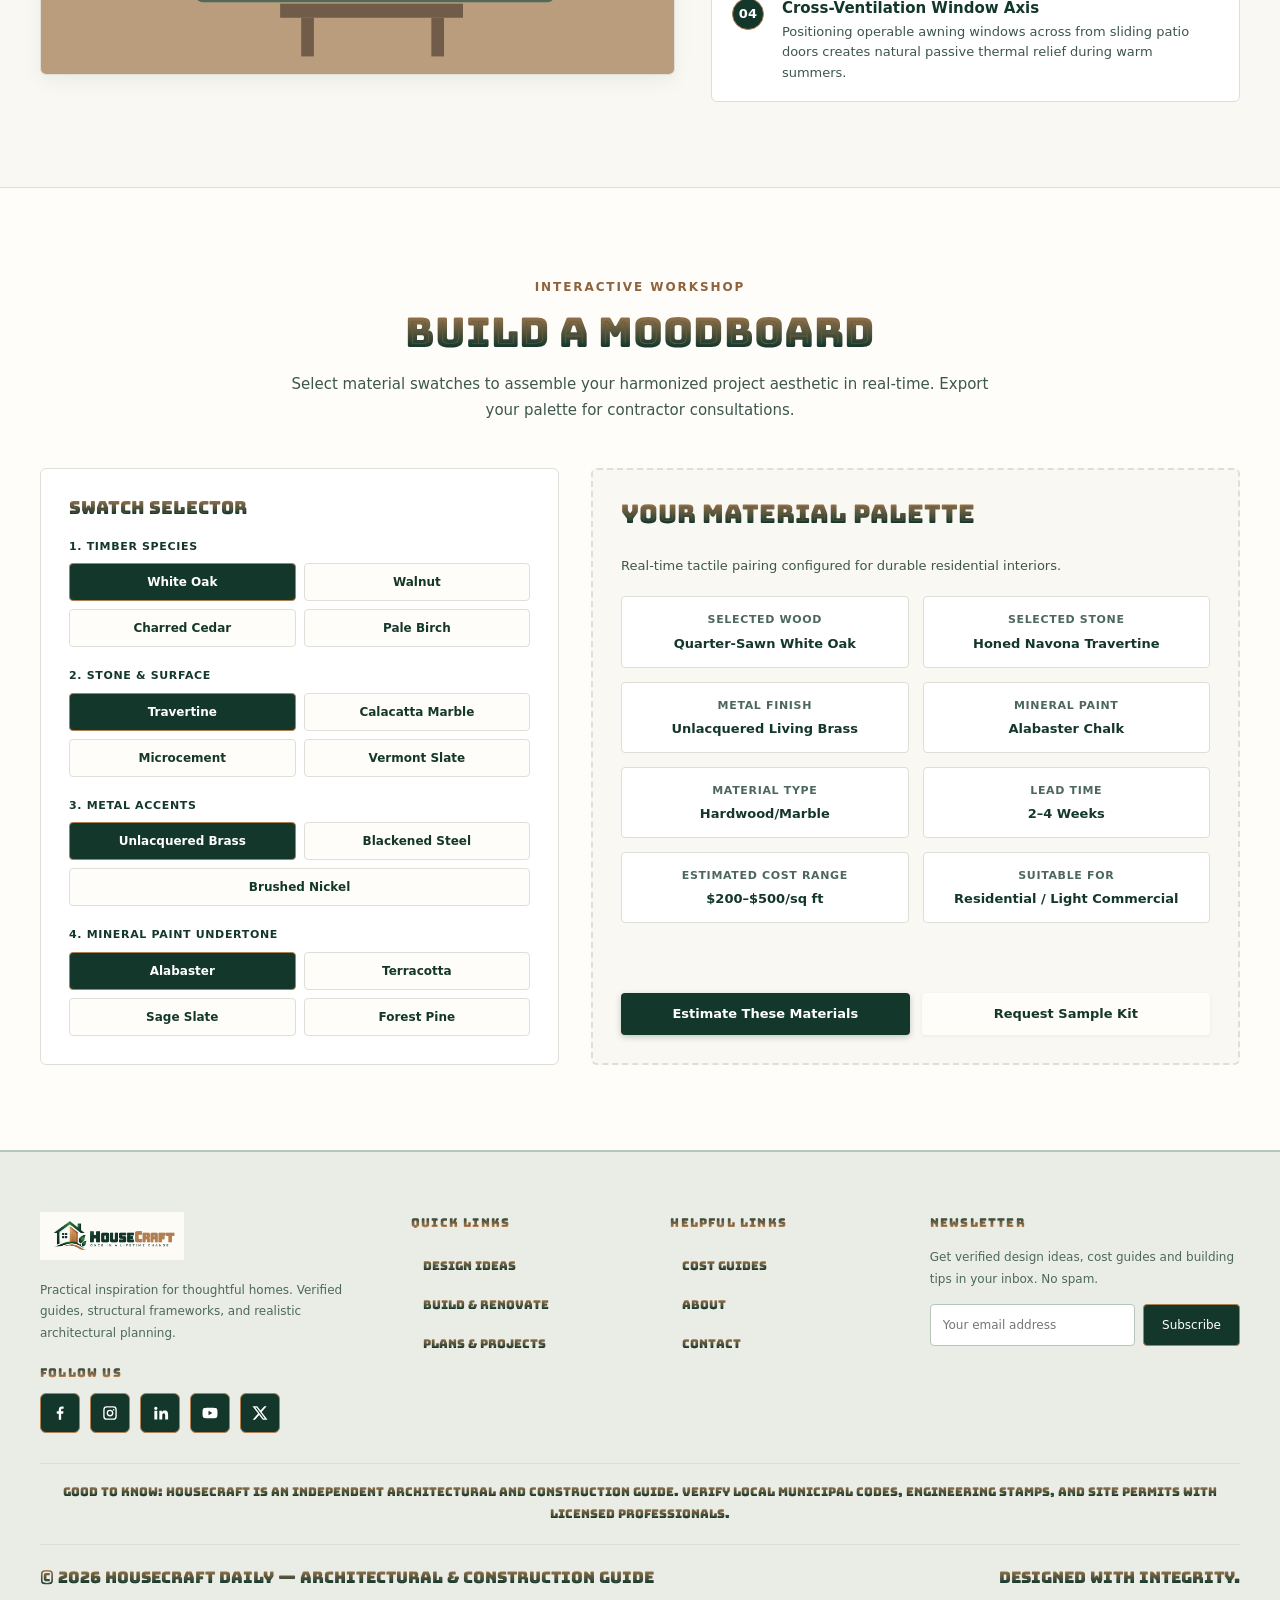
<file: design-ideas.html>
<!doctype html>
<html lang="en">

<head>
  <meta charset="utf-8">
  <meta name="viewport" content="width=device-width, initial-scale=1">
  <meta name="description"
    content="Friendly, practical guidance for planning, building, fixing and refreshing the place you call home.">
  <title>Design Ideas | HouseCraft Daily</title>
  <link rel="icon" type="image/png" href="assets/favicon.png">
  <link rel="shortcut icon" type="image/png" href="assets/favicon.png">
  <link rel="apple-touch-icon" href="assets/favicon.png">
  <link rel="preconnect" href="https://fonts.googleapis.com">
  <link rel="preconnect" href="https://fonts.gstatic.com" crossorigin>
  <link href="https://fonts.googleapis.com/css2?family=Bungee+Spice&display=swap" rel="stylesheet">
  <link rel="stylesheet" href="assets/style.css">
</head>

<body>
  <header class="site-header">
    <div class="wrap header-inner">
      <a class="brand" href="index.html" aria-label="HouseCraft Daily home"><img src="assets/logo.png"
          alt="HouseCraft Daily" class="brand-logo"></a>
      <button class="menu-toggle" aria-label="Toggle navigation" aria-expanded="false">☰</button>
      <nav class="main-nav" aria-label="Main navigation">
        <a href="index.html">Home</a>
        <a href="about.html">About</a>
        <a href="design-ideas.html" aria-current="page">Design Ideas</a>
        <a href="build-renovate.html">Build & Renovate</a>
        <a href="plans-projects.html">Plans & Projects</a>
        <a href="cost-guides.html">Cost Guides</a>
        <a href="contact.html">Contact</a>
      </nav>
    </div>
  </header>

  <main>
    <!-- HERO SECTION: Background Image Cover Hero (User Request) -->
    <section class="hero-bg-cover" style="background-image: url('assets/images/living-room-fireplace.jpg');">
      <div class="wrap">
        <div class="hero-frosted-card hero-centered">
          <span class="kicker kicker-light">TACTILE &amp; SPATIAL ESSENTIALS</span>
          <h1>Design Ideas Rooted in Material Honesty.</h1>
          <p>Explore architectural design styles, color science, tactile material palettes, and ergonomic room
            breakdowns to craft spaces with enduring character.</p>
          <div class="hero-tags-group">
            <span class="hero-tag-item">Biophilic Design</span>
            <span class="hero-tag-item">Material Honesty</span>
            <span class="hero-tag-item">Light Science</span>
          </div>
          <div class="hero-actions-group">
            <a class="button button-dark" href="#explore-styles">Explore Design Styles</a>
          </div>
        </div>
      </div>
    </section>

    <!-- CONTENT SECTION 1: Explore Design Styles (4 cards in a 2x2 grid!) -->
    <section id="explore-styles" class="sec-explore-styles">
      <div class="wrap">
        <div class="section-title-wrap">
          <span class="kicker">ARCHITECTURAL TAXONOMY</span>
          <h2>Explore Design Styles</h2>
          <p>Four foundational design philosophies analyzed by structural proportions, signature materials, and lighting
            principles.</p>
        </div>
        <div class="styles-deep-grid card-grid-2x2">
          <div class="style-deep-card">
            <div class="card-img-top">
              <img src="assets/images/taxonomy-organic-modern.jpg" alt="Organic Modernism architectural interior with travertine stone and warm oak">
            </div>
            <div class="card-body-padded">
              <span class="card-eyebrow">DESIGN PHILOSOPHY</span>
              <h3 class="card-heading">Organic Modernism</h3>
              <p class="card-subheading">Harmonizing clean architectural lines with organic travertine, wire-brushed
                cedar, and sculpted curves.</p>
              <div class="card-links-wrap">
                <a class="button button-dark card-btn-full" href="#moodboard-studio">Select Palette</a>
              </div>
            </div>
          </div>
          <div class="style-deep-card">
            <div class="card-img-top">
              <img src="assets/images/taxonomy-wabi-sabi.jpg" alt="Wabi-Sabi minimalist interior with raw timber beams and clay plaster">
            </div>
            <div class="card-body-padded">
              <span class="card-eyebrow">DESIGN PHILOSOPHY</span>
              <h3 class="card-heading">Wabi-Sabi Aesthetics</h3>
              <p class="card-subheading">Finding beauty in authentic aging, raw timber fissures, handmade clay vessels,
                and natural linen drapes.</p>
              <div class="card-links-wrap">
                <a class="button button-dark card-btn-full" href="#moodboard-studio">Select Palette</a>
              </div>
            </div>
          </div>
          <div class="style-deep-card">
            <div class="card-img-top">
              <img src="assets/images/taxonomy-bauhaus.jpg" alt="Bauhaus functionalist living interior with tubular steel chairs and polished concrete">
            </div>
            <div class="card-body-padded">
              <span class="card-eyebrow">DESIGN PHILOSOPHY</span>
              <h3 class="card-heading">Bauhaus Functionalism</h3>
              <p class="card-subheading">Form following function through exposed steel framework, primary geometric
                shapes, and honest raw concrete.</p>
              <div class="card-links-wrap">
                <a class="button button-dark card-btn-full" href="#moodboard-studio">Select Palette</a>
              </div>
            </div>
          </div>
          <div class="style-deep-card">
            <div class="card-img-top">
              <img src="assets/images/taxonomy-warm-nordic.jpg" alt="Warm Nordic living space with pale birch acoustic paneling and tactile bouclé">
            </div>
            <div class="card-body-padded">
              <span class="card-eyebrow">DESIGN PHILOSOPHY</span>
              <h3 class="card-heading">Warm Nordic</h3>
              <p class="card-subheading">Acoustic coziness engineered for northern climates using pale birch, soft sage
                undertones, and tactile bouclé.</p>
              <div class="card-links-wrap">
                <a class="button button-dark card-btn-full" href="#moodboard-studio">Select Palette</a>
              </div>
            </div>
          </div>
        </div>
      </div>
    </section>

    <!-- CONTENT SECTION 2: The Colour Room (3 cards in 1 row!) -->
    <section class="sec-colour-room">
      <div class="wrap">
        <div class="section-title-wrap">
          <span class="kicker">COLOR SCIENCE &amp; DAYLIGHT</span>
          <h2>The Colour Room</h2>
          <p>Architectural color is dictated by window orientation. Balance cool and warm natural daylight with curated
            mineral paint palettes.</p>
        </div>
        <div class="colour-room-grid card-grid-3">
          <div class="colour-palette-card">
            <div class="chips-row" style="margin-bottom: 12px;">
              <div class="colour-chip" style="background: #e8ded1;"><span>#E8DED1</span></div>
              <div class="colour-chip" style="background: #d9ad8b;"><span>#D9AD8B</span></div>
              <div class="colour-chip" style="background: #b27f52;"><span>#B27F52</span></div>
              <div class="colour-chip" style="background: #8e5535;"><span>#8E5535</span></div>
            </div>
            <span class="card-eyebrow">DAYLIGHT SCIENCE</span>
            <h3 class="card-heading">North-Facing Rooms</h3>
            <p class="card-subheading">North light is cool and bluish. Counterbalance shadow tones with warm undertones
              that reflect ambient morning warmth.</p>
            <div class="card-links-wrap">
              <span class="orientation-tag">OCHRE &amp; TERRACOTTA</span>
            </div>
          </div>

          <div class="colour-palette-card">
            <div class="chips-row" style="margin-bottom: 12px;">
              <div class="colour-chip" style="background: #dce4de;"><span>#DCE4DE</span></div>
              <div class="colour-chip" style="background: #9ab0a4;"><span>#9AB0A4</span></div>
              <div class="colour-chip" style="background: #4d675e;"><span>#4D675E</span></div>
              <div class="colour-chip" style="background: #14372c;"><span>#14372C</span></div>
            </div>
            <span class="card-eyebrow">DAYLIGHT SCIENCE</span>
            <h3 class="card-heading">South-Facing Rooms</h3>
            <p class="card-subheading">South light is intense and golden all day. Balance bright glare with calming
              earthy sages, deep forest slates, and muted bones.</p>
            <div class="card-links-wrap">
              <span class="orientation-tag">SAGE &amp; DEEP PINE</span>
            </div>
          </div>

          <div class="colour-palette-card">
            <div class="chips-row" style="margin-bottom: 12px;">
              <div class="colour-chip" style="background: #eae6df;"><span>#EAE6DF</span></div>
              <div class="colour-chip" style="background: #b5ad9e;"><span>#B5AD9E</span></div>
              <div class="colour-chip" style="background: #756d61;"><span>#756D61</span></div>
              <div class="colour-chip" style="background: #2b2823;"><span>#2B2823</span></div>
            </div>
            <span class="card-eyebrow">DAYLIGHT SCIENCE</span>
            <h3 class="card-heading">East &amp; West Exposures</h3>
            <p class="card-subheading">Rooms with shifting morning or sunset light require dynamic neutrals that do not
              turn muddy when the sun dips low.</p>
            <div class="card-links-wrap">
              <span class="orientation-tag">NEUTRAL GREIGE &amp; LINEN</span>
            </div>
          </div>
        </div>
      </div>
    </section>

    <!-- CONTENT SECTION 3: Material & Texture Library (6 cards: 3 and 3) -->
    <section class="sec-material-library">
      <div class="wrap">
        <div class="section-title-wrap">
          <span class="kicker">TACTILE SELECTIONS</span>
          <h2>Material &amp; Texture Library</h2>
          <p>Macro close-ups and durability specifications for our six most specified natural finishes and surfaces.</p>
        </div>
        <div class="material-macro-grid card-grid-3">
          <div class="material-card">
            <div class="card-img-top">
              <img src="assets/images/calacatta-marble.jpg" alt="Honed Calacatta Viola Marble slab">
            </div>
            <div class="card-body-padded">
              <span class="card-eyebrow">NATURAL STONE</span>
              <h3 class="card-heading">Honed Calacatta Viola</h3>
              <p class="card-subheading">Matte-honed finish eliminates surface glare, allowing dramatic plum and
                burgundy veining to anchor island focal points.</p>
              <div class="card-links-wrap">
                <span class="badge-pill badge-pill-light">Matte Honed</span><span class="impact-cost">Mohs 3.5</span>
              </div>
            </div>
          </div>
          <div class="material-card">
            <div class="card-img-top">
              <img src="assets/images/white-oak-grain.jpg" alt="Quarter-sawn white oak planks">
            </div>
            <div class="card-body-padded">
              <span class="card-eyebrow">ARCHITECTURAL TIMBER</span>
              <h3 class="card-heading">Quarter-Sawn White Oak</h3>
              <p class="card-subheading">Straight vertical grain with prominent medullary rays delivers exceptional
                stability across radiant heated subfloors.</p>
              <div class="card-links-wrap">
                <span class="badge-pill badge-pill-light">White Oak</span><span class="impact-cost">Janka 1360</span>
              </div>
            </div>
          </div>
          <div class="material-card">
            <div class="card-img-top">
              <img src="assets/images/zellige-tile.jpg" alt="Moroccan handcrafted zellige tile">
            </div>
            <div class="card-body-padded">
              <span class="card-eyebrow">HANDMADE CERAMIC</span>
              <h3 class="card-heading">Handmade Zellige Tile</h3>
              <p class="card-subheading">Glazed terracotta clay with subtle handmade thickness variances that reflect
                light playfully across splashbacks.</p>
              <div class="card-links-wrap">
                <span class="badge-pill badge-pill-light">Zellige</span><span class="impact-cost">Semi-Lustre</span>
              </div>
            </div>
          </div>
          <div class="material-card">
            <div class="card-img-top">
              <img src="assets/images/microcement-room.jpg" alt="Seamless architectural microcement">
            </div>
            <div class="card-body-padded">
              <span class="card-eyebrow">SEAMLESS MINERAL</span>
              <h3 class="card-heading">Architectural Microcement</h3>
              <p class="card-subheading">Seamless 3mm polymer-modified cementitious coating delivering waterproof,
                groutless surfaces for modern wet rooms.</p>
              <div class="card-links-wrap">
                <span class="badge-pill badge-pill-light">Microcement</span><span class="impact-cost">Groutless</span>
              </div>
            </div>
          </div>
          <div class="material-card">
            <div class="card-img-top">
              <img src="assets/images/patinated-steel.jpg" alt="Patinated hot-rolled steel metalwork">
            </div>
            <div class="card-body-padded">
              <span class="card-eyebrow">PATINATED METAL</span>
              <h3 class="card-heading">Patinated Hot-Rolled Steel</h3>
              <p class="card-subheading">Blackened steel with a wax seal that preserves subtle mill-scale charcoal hues
                for fireplace surrounds and stringers.</p>
              <div class="card-links-wrap">
                <span class="badge-pill badge-pill-light">Waxed Steel</span><span class="impact-cost">11-Gauge</span>
              </div>
            </div>
          </div>
          <div class="material-card">
            <div class="card-img-top">
              <img src="assets/images/boucle-linen.jpg" alt="Textured heavy boucle and Belgian linen">
            </div>
            <div class="card-body-padded">
              <span class="card-eyebrow">NATURAL TEXTILE</span>
              <h3 class="card-heading">Heavy Belgian Linen &amp; Bouclé</h3>
              <p class="card-subheading">High-tactility looped wool bouclé paired with stone-washed pure linen provides
                natural acoustic absorption.</p>
              <div class="card-links-wrap">
                <span class="badge-pill badge-pill-light">Pure Linen</span><span class="impact-cost">45k Rubs</span>
              </div>
            </div>
          </div>
        </div>
      </div>
    </section>

    <!-- CONTENT SECTION 4: Room Design Breakdowns -->
    <section class="sec-room-breakdown">
      <div class="wrap">
        <div class="section-title-wrap">
          <span class="kicker">ERGONOMIC ANATOMY</span>
          <h2>Room Design Breakdowns</h2>
          <p>An architectural breakdown of clearances, lighting hierarchies, and acoustics inside a master living and
            dining pavilion.</p>
        </div>
        <div class="breakdown-split">
          <div class="breakdown-diagram-wrap">
            <img src="assets/living-room.svg" alt="Living room architectural spatial diagram">
          </div>
          <div class="breakdown-callouts">
            <div class="callout-item">
              <div class="callout-num">01</div>
              <div class="callout-text">
                <h4>36-Inch Minimum Circulation Corridors</h4>
                <p>Ensuring clear pathways around seating islands and dining tables prevents the room from feeling
                  cramped during gatherings.</p>
              </div>
            </div>
            <div class="callout-item">
              <div class="callout-num">02</div>
              <div class="callout-text">
                <h4>Three-Tier Lighting Hierarchy</h4>
                <p>Combining concealed 2700K cove lighting (ambient), table reading lamps (task), and low art sconces
                  (accent) on separate dimmers.</p>
              </div>
            </div>
            <div class="callout-item">
              <div class="callout-num">03</div>
              <div class="callout-text">
                <h4>Acoustic Ceiling Absorption Baffles</h4>
                <p>Slatted timber ceiling panels with mineral wool backing absorb flutter echo from large
                  floor-to-ceiling glass walls.</p>
              </div>
            </div>
            <div class="callout-item">
              <div class="callout-num">04</div>
              <div class="callout-text">
                <h4>Cross-Ventilation Window Axis</h4>
                <p>Positioning operable awning windows across from sliding patio doors creates natural passive thermal
                  relief during warm summers.</p>
              </div>
            </div>
          </div>
        </div>
      </div>
    </section>

    <!-- CONTENT SECTION 5: Build a Moodboard -->
    <section id="moodboard-studio" class="sec-build-moodboard">
      <div class="wrap">
        <div class="section-title-wrap">
          <span class="kicker">INTERACTIVE WORKSHOP</span>
          <h2>Build a Moodboard</h2>
          <p>Select material swatches to assemble your harmonized project aesthetic in real-time. Export your palette
            for contractor consultations.</p>
        </div>
        <div class="moodboard-studio">
          <div class="moodboard-controls">
            <h3>Swatch Selector</h3>
            <div class="swatch-group">
              <label>1. TIMBER SPECIES</label>
              <div class="swatch-options">
                <button class="swatch-btn active" data-type="wood" data-val="Quarter-Sawn White Oak">White Oak</button>
                <button class="swatch-btn" data-type="wood" data-val="American Black Walnut">Walnut</button>
                <button class="swatch-btn" data-type="wood" data-val="Charred Cedar Yakisugi">Charred Cedar</button>
                <button class="swatch-btn" data-type="wood" data-val="Scandinavian Pale Birch">Pale Birch</button>
              </div>
            </div>
            <div class="swatch-group">
              <label>2. STONE &amp; SURFACE</label>
              <div class="swatch-options">
                <button class="swatch-btn active" data-type="stone"
                  data-val="Honed Navona Travertine">Travertine</button>
                <button class="swatch-btn" data-type="stone" data-val="Calacatta Viola Marble">Calacatta Marble</button>
                <button class="swatch-btn" data-type="stone" data-val="Architectural Microcement">Microcement</button>
                <button class="swatch-btn" data-type="stone" data-val="Vermont Slate Flagstone">Vermont Slate</button>
              </div>
            </div>
            <div class="swatch-group">
              <label>3. METAL ACCENTS</label>
              <div class="swatch-options">
                <button class="swatch-btn active" data-type="metal" data-val="Unlacquered Living Brass">Unlacquered
                  Brass</button>
                <button class="swatch-btn" data-type="metal" data-val="Blackened Steel Waxed">Blackened Steel</button>
                <button class="swatch-btn" data-type="metal" data-val="Brushed Warm Nickel">Brushed Nickel</button>
              </div>
            </div>
            <div class="swatch-group">
              <label>4. MINERAL PAINT UNDERTONE</label>
              <div class="swatch-options">
                <button class="swatch-btn active" data-type="paint" data-val="Alabaster Chalk"
                  data-color="#f5f0e8">Alabaster</button>
                <button class="swatch-btn" data-type="paint" data-val="Warm Terracotta"
                  data-color="#b27f52">Terracotta</button>
                <button class="swatch-btn" data-type="paint" data-val="Muted Sage Slate" data-color="#4d675e">Sage
                  Slate</button>
                <button class="swatch-btn" data-type="paint" data-val="Deep Forest Pine" data-color="#14372c">Forest
                  Pine</button>
              </div>
            </div>
          </div>
          <div class="moodboard-canvas" id="moodboard-preview">
            <div>
              <h3 style="margin-top:0; color: var(--ink);">Your Material Palette</h3>
              <p style="font-size: 13px; color: var(--text-muted); margin-bottom: 20px;">Real-time tactile pairing
                configured for durable residential interiors.</p>
              <div class="canvas-preview-grid">
                <div class="canvas-card">
                  <div class="canvas-card-label">SELECTED WOOD</div>
                  <div class="canvas-card-val" id="preview-wood">Quarter-Sawn White Oak</div>
                </div>
                <div class="canvas-card">
                  <div class="canvas-card-label">SELECTED STONE</div>
                  <div class="canvas-card-val" id="preview-stone">Honed Navona Travertine</div>
                </div>
                <div class="canvas-card">
                  <div class="canvas-card-label">METAL FINISH</div>
                  <div class="canvas-card-val" id="preview-metal">Unlacquered Living Brass</div>
                </div>
                <div class="canvas-card">
                  <div class="canvas-card-label">MINERAL PAINT</div>
                  <div class="canvas-card-val" id="preview-paint">Alabaster Chalk</div>
                </div>
                <div class="canvas-card">
                  <div class="canvas-card-label">MATERIAL TYPE</div>
                  <div class="canvas-card-val" id="preview-type">Hardwood/Marble</div>
                </div>
                <div class="canvas-card">
                  <div class="canvas-card-label">LEAD TIME</div>
                  <div class="canvas-card-val" id="preview-lead">2–4 Weeks</div>
                </div>
                <div class="canvas-card">
                  <div class="canvas-card-label">ESTIMATED COST RANGE</div>
                  <div class="canvas-card-val" id="preview-price">$200–$500/sq ft</div>
                </div>
                <div class="canvas-card">
                  <div class="canvas-card-label">SUITABLE FOR</div>
                  <div class="canvas-card-val" id="preview-type">Residential / Light Commercial</div>
                </div>
              </div>
            </div>
            <div class="moodboard-actions">
              <a class="button button-dark moodboard-btn" href="cost-guides.html">Estimate These Materials</a>
              <a class="button button-light moodboard-btn" href="contact.html">Request Sample Kit</a>
            </div>
          </div>
        </div>
      </div>
    </section>
  </main>
  <footer class="site-footer">
    <div class="wrap footer-grid">
      <div class="footer-col footer-brand-col">
        <a class="brand brand-footer" href="index.html" aria-label="HouseCraft Daily home"><img src="assets/logo.png"
            alt="HouseCraft Daily" class="brand-logo"></a>
        <p class="footer-about">Practical inspiration for thoughtful homes. Verified guides, structural frameworks, and
          realistic architectural planning.</p>
        <h3 class="footer-social-title">Follow us</h3>
        <div class="social-buttons" role="list">
          <a class="social-btn" role="listitem" href="https://www.facebook.com/" target="_blank" rel="noopener"
            aria-label="Facebook" title="Facebook"><svg viewBox="0 0 24 24" aria-hidden="true">
              <path
                d="M13.5 21v-8h2.7l.4-3.2h-3.1V7.8c0-.9.3-1.5 1.6-1.5h1.7V3.4c-.3 0-1.3-.1-2.4-.1-2.4 0-4 1.5-4 4.1v2.4H7.7V13h2.7v8h3.1z" />
            </svg></a>
          <a class="social-btn" role="listitem" href="https://www.instagram.com/" target="_blank" rel="noopener"
            aria-label="Instagram" title="Instagram"><svg viewBox="0 0 24 24" aria-hidden="true">
              <path
                d="M7.5 3h9A4.5 4.5 0 0 1 21 7.5v9a4.5 4.5 0 0 1-4.5 4.5h-9A4.5 4.5 0 0 1 3 16.5v-9A4.5 4.5 0 0 1 7.5 3zm0 1.8A2.7 2.7 0 0 0 4.8 7.5v9a2.7 2.7 0 0 0 2.7 2.7h9a2.7 2.7 0 0 0 2.7-2.7v-9a2.7 2.7 0 0 0-2.7-2.7h-9zM12 7.5a4.5 4.5 0 1 1 0 9 4.5 4.5 0 0 1 0-9zm0 1.8a2.7 2.7 0 1 0 0 5.4 2.7 2.7 0 0 0 0-5.4zm4.9-2.6a1.05 1.05 0 1 1 0 2.1 1.05 1.05 0 0 1 0-2.1z" />
            </svg></a>
          <a class="social-btn" role="listitem" href="https://www.linkedin.com/" target="_blank" rel="noopener"
            aria-label="LinkedIn" title="LinkedIn"><svg viewBox="0 0 24 24" aria-hidden="true">
              <path
                d="M4.5 9h3.9v11.5H4.5V9zM6.4 3.5a2.2 2.2 0 1 1 0 4.4 2.2 2.2 0 0 1 0-4.4zM10.7 9h3.7v1.6h.1c.5-1 1.8-1.9 3.7-1.9 3.9 0 4.6 2.5 4.6 5.8v6h-3.9v-5.3c0-1.3 0-2.9-1.8-2.9s-2.1 1.4-2.1 2.8v5.4h-3.9V9z" />
            </svg></a>
          <a class="social-btn" role="listitem" href="https://www.youtube.com/" target="_blank" rel="noopener"
            aria-label="YouTube" title="YouTube"><svg viewBox="0 0 24 24" aria-hidden="true">
              <path
                d="M21.6 7.2a2.5 2.5 0 0 0-1.8-1.8C18.2 5 12 5 12 5s-6.200 0-7.800.4A2.500 2.500 0 0 0 2.400 7.200C2 8.800 2 12 2 12s0 3.200.4 4.800a2.500 2.500 0 0 0 1.800 1.800C5.800 19 12 19 12 19s6.200 0 7.800-.4a2.500 2.500 0 0 0 1.800-1.800c.4-1.600.4-4.800.4-4.800s0-3.200-.4-4.800zM10 15V9l5.200 3-5.200 3z" />
            </svg></a>
          <a class="social-btn" role="listitem" href="https://x.com/" target="_blank" rel="noopener"
            aria-label="X (Twitter)" title="X (Twitter)"><svg viewBox="0 0 24 24" aria-hidden="true">
              <path
                d="M17.800 3h3.100l-6.800 7.700L22 21h-6.200l-4.900-6.300L5.300 21H2.200l7.300-8.300L2 3h6.300l4.400 5.800L17.800 3zm-1.100 16.200h1.700L7.400 4.700H5.600l11.100 14.500z" />
            </svg></a>
        </div>
      </div>
      <div class="footer-col footer-newsletter-col">
        <h3>Newsletter</h3>
        <p class="footer-news-text">Get verified design ideas, cost guides and building tips in your inbox. No spam.</p>
        <form class="newsletter-form"
          onsubmit="event.preventDefault(); var m=this.querySelector('.newsletter-msg'); m.textContent='Thank you for subscribing!'; this.reset(); return false;">
          <label class="sr-only" for="footer-news-email">Email address</label>
          <input type="email" id="footer-news-email" name="email" placeholder="Your email address" required>
          <button type="submit" class="newsletter-btn">Subscribe</button>
          <span class="newsletter-msg" role="status" aria-live="polite"></span>
        </form>
      </div>
      <div class="footer-col footer-nav-col footer-nav-quick">
        <h3>Quick links</h3>
        <a href="design-ideas.html">Design Ideas</a>
        <a href="build-renovate.html">Build &amp; Renovate</a>
        <a href="plans-projects.html">Plans &amp; Projects</a>
      </div>
      <div class="footer-col footer-nav-col footer-nav-helpful">
        <h3>Helpful links</h3>
        <a href="cost-guides.html">Cost Guides</a>
        <a href="about.html">About</a>
        <a href="contact.html">Contact</a>
      </div>
    </div>
    <div class="wrap footer-note"><strong>Good to know:</strong> HouseCraft is an independent architectural and
      construction guide. Verify local municipal codes, engineering stamps, and site permits with licensed
      professionals.</div>
    <div class="wrap footer-bottom">
      <span>© 2026 HouseCraft Daily — Architectural & Construction Guide</span>
      <span>Designed with integrity.</span>
    </div>
  </footer>
  <button id="back-to-top" class="back-to-top" aria-label="Back to top" title="Back to top">
    <svg viewBox="0 0 24 24" aria-hidden="true">
      <path d="M12 5l-7 7 1.41 1.41L11 8.83V19h2V8.83l4.59 4.58L19 12z" />
    </svg>
  </button>
  <script src="assets/site.js"></script>
</body>

</html>
</file>
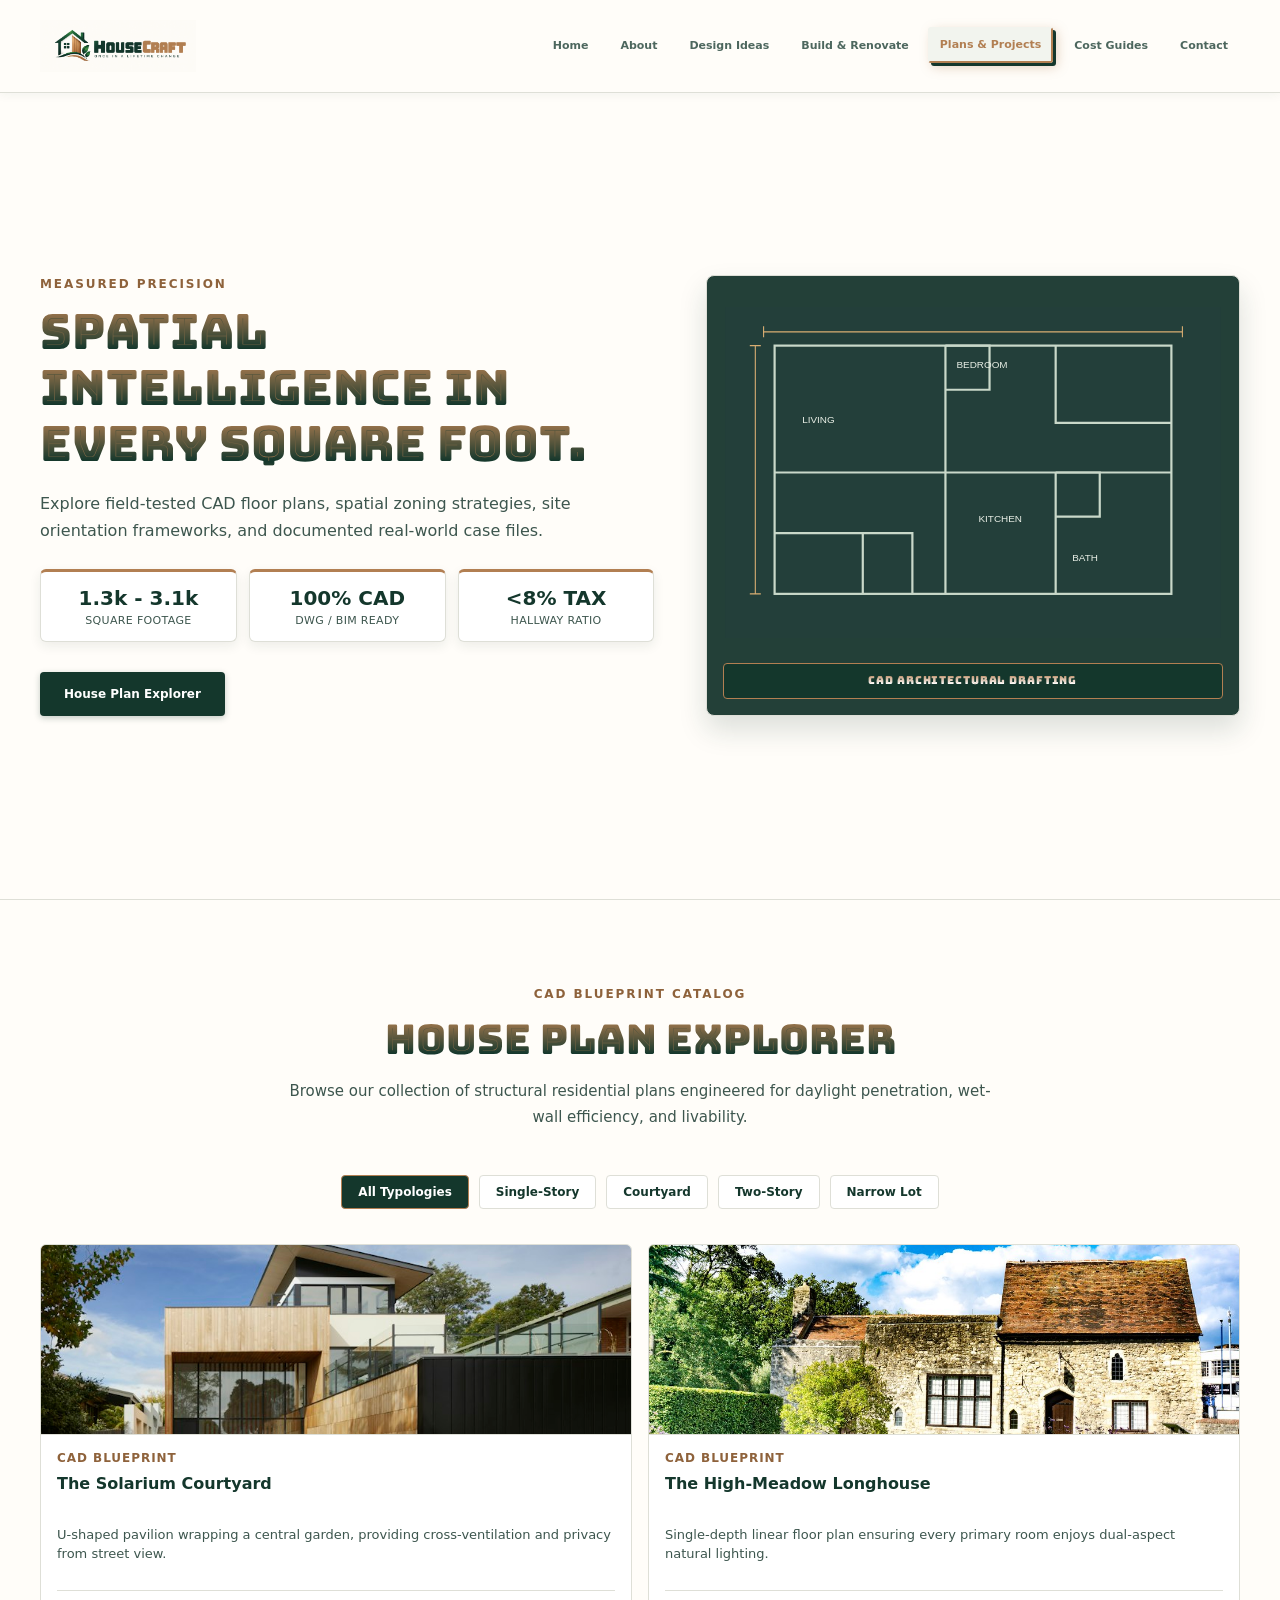
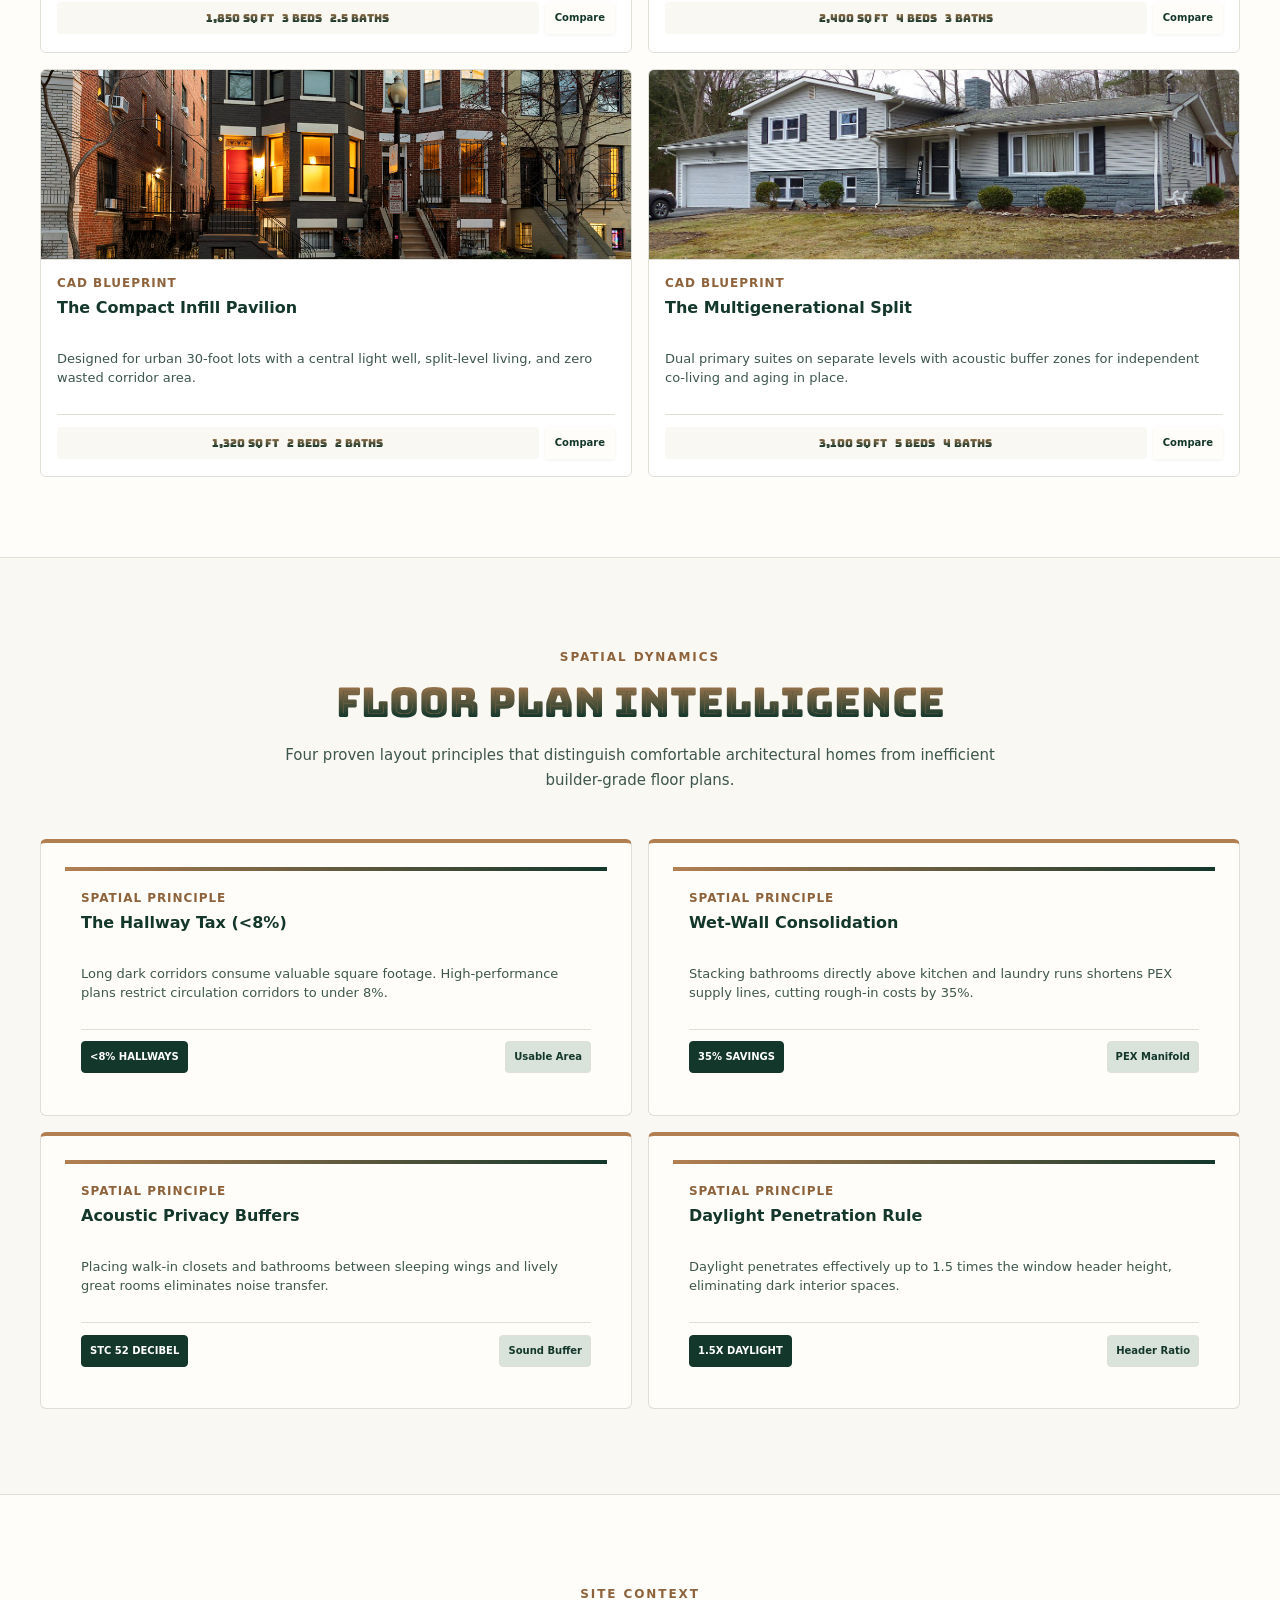
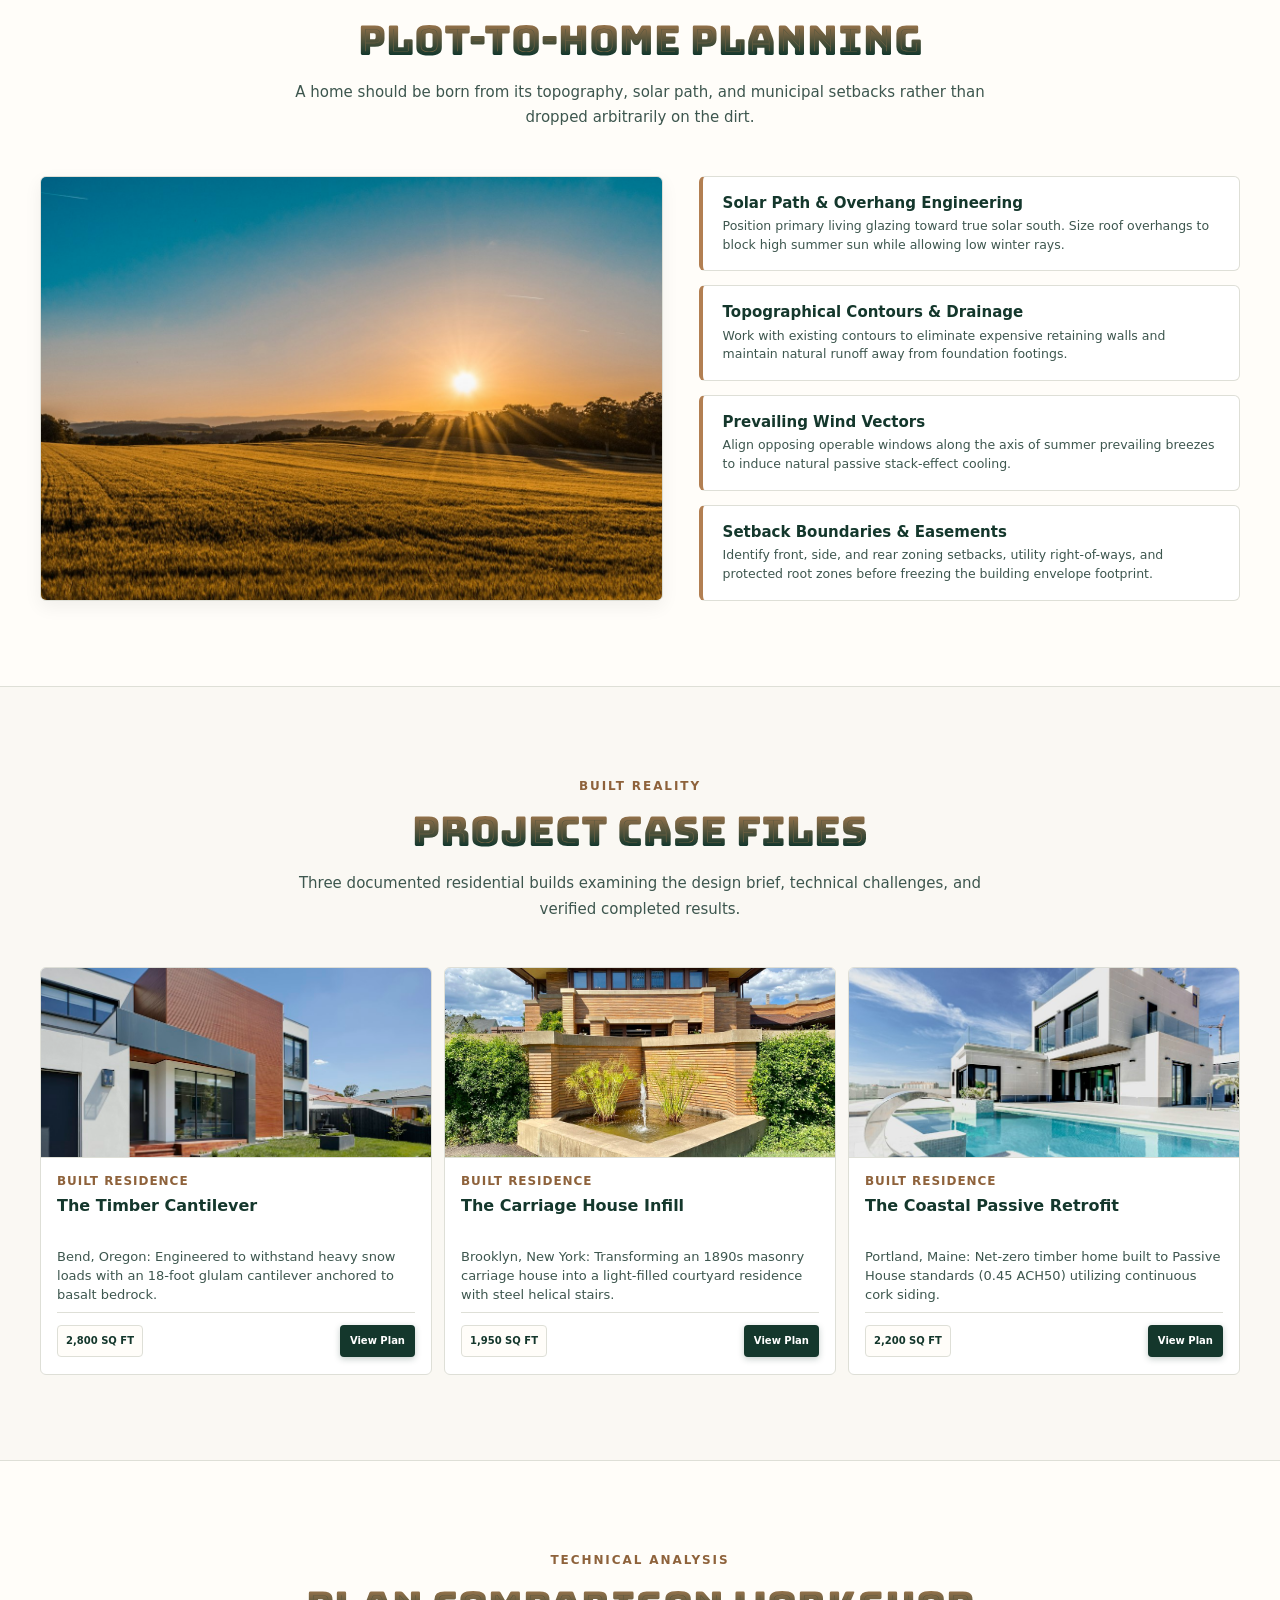
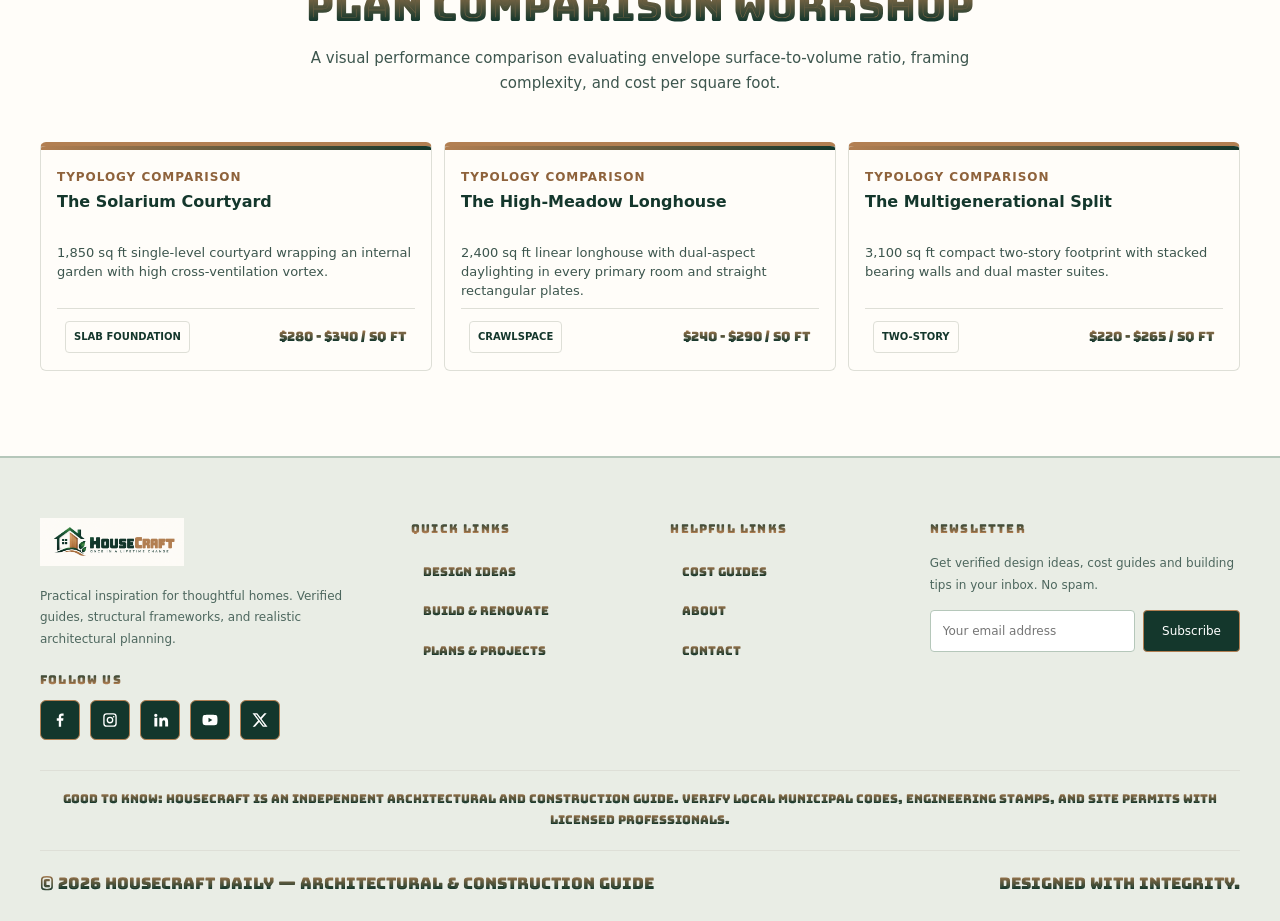
<file: plans-projects.html>
<!doctype html>
<html lang="en">
<head>
<meta charset="utf-8">
<meta name="viewport" content="width=device-width, initial-scale=1">
<meta name="description" content="Friendly, practical guidance for planning, building, fixing and refreshing the place you call home.">
<title>Plans & Projects | HouseCraft Daily</title>
<link rel="icon" type="image/png" href="assets/favicon.png">
<link rel="shortcut icon" type="image/png" href="assets/favicon.png">
<link rel="apple-touch-icon" href="assets/favicon.png">
<link rel="preconnect" href="https://fonts.googleapis.com">
<link rel="preconnect" href="https://fonts.gstatic.com" crossorigin>
<link href="https://fonts.googleapis.com/css2?family=Bungee+Spice&display=swap" rel="stylesheet">
<link rel="stylesheet" href="assets/style.css">
</head>
<body>
<header class="site-header"><div class="wrap header-inner">
<a class="brand" href="index.html" aria-label="HouseCraft Daily home"><img src="assets/logo.png" alt="HouseCraft Daily" class="brand-logo"></a>
<button class="menu-toggle" aria-label="Toggle navigation" aria-expanded="false">☰</button>
<nav class="main-nav" aria-label="Main navigation">
<a href="index.html" >Home</a>
<a href="about.html" >About</a>
<a href="design-ideas.html" >Design Ideas</a>
<a href="build-renovate.html" >Build & Renovate</a>
<a href="plans-projects.html" aria-current="page">Plans & Projects</a>
<a href="cost-guides.html" >Cost Guides</a>
<a href="contact.html" >Contact</a>
</nav>
</div></header>

<main>
    <!-- HERO SECTION: Right-Image Split Hero (User Request) -->
  <section class="hero-split-right-section">
    <div class="wrap hero-split-right">
      <div class="drafting-hero-text">
        <span class="kicker">MEASURED PRECISION</span>
        <h1>Spatial Intelligence in Every Square Foot.</h1>
        <p>Explore field-tested CAD floor plans, spatial zoning strategies, site orientation frameworks, and documented real-world case files.</p>
        <div class="hero-stats-group">
          <div class="hero-stat-block">
            <strong>1.3k - 3.1k</strong>
            <span>Square Footage</span>
          </div>
          <div class="hero-stat-block">
            <strong>100% CAD</strong>
            <span>DWG / BIM Ready</span>
          </div>
          <div class="hero-stat-block">
            <strong>&lt;8% TAX</strong>
            <span>Hallway Ratio</span>
          </div>
        </div>
        <div class="hero-actions-group">
          <a class="button button-dark" href="#plan-explorer">House Plan Explorer</a>
        </div>
      </div>
      <div class="hero-media-frame">
        <img src="assets/blueprint.svg" alt="Detailed architectural house plan schematic">
        <div class="hero-media-badge">CAD ARCHITECTURAL DRAFTING</div>
      </div>
    </div>
  </section>
  <!-- CONTENT SECTION 1: House Plan Explorer (4 cards in a 2x2 grid!) -->
  <section id="plan-explorer" class="sec-plan-explorer">
    <div class="wrap">
      <div class="section-title-wrap">
        <span class="kicker">CAD BLUEPRINT CATALOG</span>
        <h2>House Plan Explorer</h2>
        <p>Browse our collection of structural residential plans engineered for daylight penetration, wet-wall efficiency, and livability.</p>
      </div>
      <div class="plan-filter-bar">
        <button class="plan-filter-btn active" data-filter="all">All Typologies</button>
        <button class="plan-filter-btn" data-filter="single-story">Single-Story</button>
        <button class="plan-filter-btn" data-filter="courtyard">Courtyard</button>
        <button class="plan-filter-btn" data-filter="two-story">Two-Story</button>
        <button class="plan-filter-btn" data-filter="narrow-lot">Narrow Lot</button>
      </div>
      <div class="plan-catalog-grid card-grid-2x2">
        <div class="plan-card" data-category="courtyard single-story">
          <div class="card-img-top">
            <img src="assets/images/plan-courtyard.jpg" alt="Plan H-101 The Solarium Courtyard residence">
          </div>
          <div class="card-body-padded">
            <span class="card-eyebrow">CAD BLUEPRINT</span>
            <h3 class="card-heading">The Solarium Courtyard</h3>
            <p class="card-subheading">U-shaped pavilion wrapping a central garden, providing cross-ventilation and privacy from street view.</p>
            <div class="card-links-wrap">
              <div class="plan-specs-strip"><div><strong>1,850</strong>Sq Ft</div><div><strong>3</strong>Beds</div><div><strong>2.5</strong>Baths</div></div><a class="button button-light" href="#plan-comparison">Compare</a>
            </div>
          </div>
        </div>
        <div class="plan-card" data-category="single-story">
          <div class="card-img-top">
            <img src="assets/images/plan-longhouse.jpg" alt="Plan H-102 The High-Meadow Longhouse residence">
          </div>
          <div class="card-body-padded">
            <span class="card-eyebrow">CAD BLUEPRINT</span>
            <h3 class="card-heading">The High-Meadow Longhouse</h3>
            <p class="card-subheading">Single-depth linear floor plan ensuring every primary room enjoys dual-aspect natural lighting.</p>
            <div class="card-links-wrap">
              <div class="plan-specs-strip"><div><strong>2,400</strong>Sq Ft</div><div><strong>4</strong>Beds</div><div><strong>3</strong>Baths</div></div><a class="button button-light" href="#plan-comparison">Compare</a>
            </div>
          </div>
        </div>
        <div class="plan-card" data-category="narrow-lot">
          <div class="card-img-top">
            <img src="assets/images/plan-infill.jpg" alt="Plan H-103 The Compact Infill Pavilion residence">
          </div>
          <div class="card-body-padded">
            <span class="card-eyebrow">CAD BLUEPRINT</span>
            <h3 class="card-heading">The Compact Infill Pavilion</h3>
            <p class="card-subheading">Designed for urban 30-foot lots with a central light well, split-level living, and zero wasted corridor area.</p>
            <div class="card-links-wrap">
              <div class="plan-specs-strip"><div><strong>1,320</strong>Sq Ft</div><div><strong>2</strong>Beds</div><div><strong>2</strong>Baths</div></div><a class="button button-light" href="#plan-comparison">Compare</a>
            </div>
          </div>
        </div>
        <div class="plan-card" data-category="two-story">
          <div class="card-img-top">
            <img src="assets/images/plan-split-level.jpg" alt="Plan H-104 The Multigenerational Split residence">
          </div>
          <div class="card-body-padded">
            <span class="card-eyebrow">CAD BLUEPRINT</span>
            <h3 class="card-heading">The Multigenerational Split</h3>
            <p class="card-subheading">Dual primary suites on separate levels with acoustic buffer zones for independent co-living and aging in place.</p>
            <div class="card-links-wrap">
              <div class="plan-specs-strip"><div><strong>3,100</strong>Sq Ft</div><div><strong>5</strong>Beds</div><div><strong>4</strong>Baths</div></div><a class="button button-light" href="#plan-comparison">Compare</a>
            </div>
          </div>
        </div>
      </div>
    </div>
  </section>

  <!-- CONTENT SECTION 2: Floor Plan Intelligence (4 cards in a 2x2 grid!) -->
  <section class="sec-floorplan-intelligence">
    <div class="wrap">
      <div class="section-title-wrap">
        <span class="kicker">SPATIAL DYNAMICS</span>
        <h2>Floor Plan Intelligence</h2>
        <p>Four proven layout principles that distinguish comfortable architectural homes from inefficient builder-grade floor plans.</p>
      </div>
      <div class="intelligence-grid card-grid-2x2">
        <div class="intelligence-card text-card">
          
          <div class="card-body-padded">
            <span class="card-eyebrow">SPATIAL PRINCIPLE</span>
            <h3 class="card-heading">The Hallway Tax (&lt;8%)</h3>
            <p class="card-subheading">Long dark corridors consume valuable square footage. High-performance plans restrict circulation corridors to under 8%.</p>
            <div class="card-links-wrap">
              <span class="badge-pill badge-pill-ink">&lt;8% Hallways</span><span class="impact-cost">Usable Area</span>
            </div>
          </div>
        </div>
        <div class="intelligence-card text-card">
          
          <div class="card-body-padded">
            <span class="card-eyebrow">SPATIAL PRINCIPLE</span>
            <h3 class="card-heading">Wet-Wall Consolidation</h3>
            <p class="card-subheading">Stacking bathrooms directly above kitchen and laundry runs shortens PEX supply lines, cutting rough-in costs by 35%.</p>
            <div class="card-links-wrap">
              <span class="badge-pill badge-pill-ink">35% Savings</span><span class="impact-cost">PEX Manifold</span>
            </div>
          </div>
        </div>
        <div class="intelligence-card text-card">
          
          <div class="card-body-padded">
            <span class="card-eyebrow">SPATIAL PRINCIPLE</span>
            <h3 class="card-heading">Acoustic Privacy Buffers</h3>
            <p class="card-subheading">Placing walk-in closets and bathrooms between sleeping wings and lively great rooms eliminates noise transfer.</p>
            <div class="card-links-wrap">
              <span class="badge-pill badge-pill-ink">STC 52 Decibel</span><span class="impact-cost">Sound Buffer</span>
            </div>
          </div>
        </div>
        <div class="intelligence-card text-card">
          
          <div class="card-body-padded">
            <span class="card-eyebrow">SPATIAL PRINCIPLE</span>
            <h3 class="card-heading">Daylight Penetration Rule</h3>
            <p class="card-subheading">Daylight penetrates effectively up to 1.5 times the window header height, eliminating dark interior spaces.</p>
            <div class="card-links-wrap">
              <span class="badge-pill badge-pill-ink">1.5x Daylight</span><span class="impact-cost">Header Ratio</span>
            </div>
          </div>
        </div>
      </div>
    </div>
  </section>

  <!-- CONTENT SECTION 3: Plot-to-Home Planning -->
  <section class="sec-plot-planning">
    <div class="wrap">
      <div class="section-title-wrap">
        <span class="kicker">SITE CONTEXT</span>
        <h2>Plot-to-Home Planning</h2>
        <p>A home should be born from its topography, solar path, and municipal setbacks rather than dropped arbitrarily on the dirt.</p>
      </div>
      <div class="plot-split">
        <div class="plot-diagram-box">
          <img src="assets/images/aerial-landscape.jpg" alt="Aerial topography and residential landscape site planning">
        </div>
        <div class="plot-criteria-list">
          <div class="plot-criterion">
            <h4>Solar Path &amp; Overhang Engineering</h4>
            <p>Position primary living glazing toward true solar south. Size roof overhangs to block high summer sun while allowing low winter rays.</p>
          </div>
          <div class="plot-criterion">
            <h4>Topographical Contours &amp; Drainage</h4>
            <p>Work with existing contours to eliminate expensive retaining walls and maintain natural runoff away from foundation footings.</p>
          </div>
          <div class="plot-criterion">
            <h4>Prevailing Wind Vectors</h4>
            <p>Align opposing operable windows along the axis of summer prevailing breezes to induce natural passive stack-effect cooling.</p>
          </div>
          <div class="plot-criterion">
            <h4>Setback Boundaries &amp; Easements</h4>
            <p>Identify front, side, and rear zoning setbacks, utility right-of-ways, and protected root zones before freezing the building envelope footprint.</p>
          </div>
        </div>
      </div>
    </div>
  </section>

  <!-- CONTENT SECTION 4: Project Case Files (3 cards in 1 row!) -->
  <section class="sec-project-cases">
    <div class="wrap">
      <div class="section-title-wrap">
        <span class="kicker">BUILT REALITY</span>
        <h2>Project Case Files</h2>
        <p>Three documented residential builds examining the design brief, technical challenges, and verified completed results.</p>
      </div>
      <div class="cases-grid card-grid-3">
        <div class="case-card">
          <div class="card-img-top">
            <img src="assets/images/timber-cantilever.jpg" alt="The Timber Cantilever residence in Oregon">
          </div>
          <div class="card-body-padded">
            <span class="card-eyebrow">BUILT RESIDENCE</span>
            <h3 class="card-heading">The Timber Cantilever</h3>
            <p class="card-subheading">Bend, Oregon: Engineered to withstand heavy snow loads with an 18-foot glulam cantilever anchored to basalt bedrock.</p>
            <div class="card-links-wrap">
              <span class="badge-pill badge-pill-light">2,800 Sq Ft</span><a class="button button-dark" href="#plan-explorer">View Plan</a>
            </div>
          </div>
        </div>
        <div class="case-card">
          <div class="card-img-top">
            <img src="assets/images/brick-carriage.jpg" alt="The Brick Carriage House adaptive reuse in Brooklyn">
          </div>
          <div class="card-body-padded">
            <span class="card-eyebrow">BUILT RESIDENCE</span>
            <h3 class="card-heading">The Carriage House Infill</h3>
            <p class="card-subheading">Brooklyn, New York: Transforming an 1890s masonry carriage house into a light-filled courtyard residence with steel helical stairs.</p>
            <div class="card-links-wrap">
              <span class="badge-pill badge-pill-light">1,950 Sq Ft</span><a class="button button-dark" href="#plan-explorer">View Plan</a>
            </div>
          </div>
        </div>
        <div class="case-card">
          <div class="card-img-top">
            <img src="assets/images/coastal-passive.jpg" alt="The Coastal Passive House in Maine">
          </div>
          <div class="card-body-padded">
            <span class="card-eyebrow">BUILT RESIDENCE</span>
            <h3 class="card-heading">The Coastal Passive Retrofit</h3>
            <p class="card-subheading">Portland, Maine: Net-zero timber home built to Passive House standards (0.45 ACH50) utilizing continuous cork siding.</p>
            <div class="card-links-wrap">
              <span class="badge-pill badge-pill-light">2,200 Sq Ft</span><a class="button button-dark" href="#plan-explorer">View Plan</a>
            </div>
          </div>
        </div>
      </div>
    </div>
  </section>

  <!-- CONTENT SECTION 5: Plan Comparison Workshop (3 cards in 1 row!) -->
  <section id="plan-comparison" class="sec-plan-comparison">
    <div class="wrap">
      <div class="section-title-wrap">
        <span class="kicker">TECHNICAL ANALYSIS</span>
        <h2>Plan Comparison Workshop</h2>
        <p>A visual performance comparison evaluating envelope surface-to-volume ratio, framing complexity, and cost per square foot.</p>
      </div>
      <div class="plan-comp-gallery card-grid-3">
        <div class="plan-comp-card text-card">
          
          <div class="card-body-padded">
            <span class="card-eyebrow">TYPOLOGY COMPARISON</span>
            <h3 class="card-heading">The Solarium Courtyard</h3>
            <p class="card-subheading">1,850 sq ft single-level courtyard wrapping an internal garden with high cross-ventilation vortex.</p>
            <div class="card-links-wrap">
              <div class="comp-metric-row-wrap" style="display:flex; justify-content:space-between; width:100%;"><span class="badge-pill badge-pill-light">Slab Foundation</span><strong style="color:var(--ink);">$280 - $340 / sq ft</strong></div>
            </div>
          </div>
        </div>
        <div class="plan-comp-card text-card">
          
          <div class="card-body-padded">
            <span class="card-eyebrow">TYPOLOGY COMPARISON</span>
            <h3 class="card-heading">The High-Meadow Longhouse</h3>
            <p class="card-subheading">2,400 sq ft linear longhouse with dual-aspect daylighting in every primary room and straight rectangular plates.</p>
            <div class="card-links-wrap">
              <div class="comp-metric-row-wrap" style="display:flex; justify-content:space-between; width:100%;"><span class="badge-pill badge-pill-light">Crawlspace</span><strong style="color:var(--ink);">$240 - $290 / sq ft</strong></div>
            </div>
          </div>
        </div>
        <div class="plan-comp-card text-card">
          
          <div class="card-body-padded">
            <span class="card-eyebrow">TYPOLOGY COMPARISON</span>
            <h3 class="card-heading">The Multigenerational Split</h3>
            <p class="card-subheading">3,100 sq ft compact two-story footprint with stacked bearing walls and dual master suites.</p>
            <div class="card-links-wrap">
              <div class="comp-metric-row-wrap" style="display:flex; justify-content:space-between; width:100%;"><span class="badge-pill badge-pill-light">Two-Story</span><strong style="color:var(--ink);">$220 - $265 / sq ft</strong></div>
            </div>
          </div>
        </div>
      </div>
    </div>
  </section>
</main>
<footer class="site-footer">
<div class="wrap footer-grid">
<div class="footer-col footer-brand-col">
<a class="brand brand-footer" href="index.html" aria-label="HouseCraft Daily home"><img src="assets/logo.png" alt="HouseCraft Daily" class="brand-logo"></a>
<p class="footer-about">Practical inspiration for thoughtful homes. Verified guides, structural frameworks, and realistic architectural planning.</p>
<h3 class="footer-social-title">Follow us</h3>
<div class="social-buttons" role="list">
<a class="social-btn" role="listitem" href="https://www.facebook.com/" target="_blank" rel="noopener" aria-label="Facebook" title="Facebook"><svg viewBox="0 0 24 24" aria-hidden="true"><path d="M13.5 21v-8h2.7l.4-3.2h-3.1V7.8c0-.9.3-1.5 1.6-1.5h1.7V3.4c-.3 0-1.3-.1-2.4-.1-2.4 0-4 1.5-4 4.1v2.4H7.7V13h2.7v8h3.1z"/></svg></a>
<a class="social-btn" role="listitem" href="https://www.instagram.com/" target="_blank" rel="noopener" aria-label="Instagram" title="Instagram"><svg viewBox="0 0 24 24" aria-hidden="true"><path d="M7.5 3h9A4.5 4.5 0 0 1 21 7.5v9a4.5 4.5 0 0 1-4.5 4.5h-9A4.5 4.5 0 0 1 3 16.5v-9A4.5 4.5 0 0 1 7.5 3zm0 1.8A2.7 2.7 0 0 0 4.8 7.5v9a2.7 2.7 0 0 0 2.7 2.7h9a2.7 2.7 0 0 0 2.7-2.7v-9a2.7 2.7 0 0 0-2.7-2.7h-9zM12 7.5a4.5 4.5 0 1 1 0 9 4.5 4.5 0 0 1 0-9zm0 1.8a2.7 2.7 0 1 0 0 5.4 2.7 2.7 0 0 0 0-5.4zm4.9-2.6a1.05 1.05 0 1 1 0 2.1 1.05 1.05 0 0 1 0-2.1z"/></svg></a>
<a class="social-btn" role="listitem" href="https://www.linkedin.com/" target="_blank" rel="noopener" aria-label="LinkedIn" title="LinkedIn"><svg viewBox="0 0 24 24" aria-hidden="true"><path d="M4.5 9h3.9v11.5H4.5V9zM6.4 3.5a2.2 2.2 0 1 1 0 4.4 2.2 2.2 0 0 1 0-4.4zM10.7 9h3.7v1.6h.1c.5-1 1.8-1.9 3.7-1.9 3.9 0 4.6 2.5 4.6 5.8v6h-3.9v-5.3c0-1.3 0-2.9-1.8-2.9s-2.1 1.4-2.1 2.8v5.4h-3.9V9z"/></svg></a>
<a class="social-btn" role="listitem" href="https://www.youtube.com/" target="_blank" rel="noopener" aria-label="YouTube" title="YouTube"><svg viewBox="0 0 24 24" aria-hidden="true"><path d="M21.6 7.2a2.5 2.5 0 0 0-1.8-1.8C18.2 5 12 5 12 5s-6.200 0-7.800.4A2.500 2.500 0 0 0 2.400 7.200C2 8.800 2 12 2 12s0 3.200.4 4.800a2.500 2.500 0 0 0 1.800 1.800C5.800 19 12 19 12 19s6.200 0 7.800-.4a2.500 2.500 0 0 0 1.800-1.800c.4-1.600.4-4.800.4-4.800s0-3.200-.4-4.800zM10 15V9l5.200 3-5.200 3z"/></svg></a>
<a class="social-btn" role="listitem" href="https://x.com/" target="_blank" rel="noopener" aria-label="X (Twitter)" title="X (Twitter)"><svg viewBox="0 0 24 24" aria-hidden="true"><path d="M17.800 3h3.100l-6.800 7.700L22 21h-6.200l-4.900-6.300L5.300 21H2.200l7.300-8.300L2 3h6.300l4.400 5.800L17.800 3zm-1.100 16.200h1.700L7.400 4.700H5.600l11.100 14.500z"/></svg></a>
</div>
</div>
<div class="footer-col footer-newsletter-col">
<h3>Newsletter</h3>
<p class="footer-news-text">Get verified design ideas, cost guides and building tips in your inbox. No spam.</p>
<form class="newsletter-form" onsubmit="event.preventDefault(); var m=this.querySelector('.newsletter-msg'); m.textContent='Thank you for subscribing!'; this.reset(); return false;">
<label class="sr-only" for="footer-news-email">Email address</label>
<input type="email" id="footer-news-email" name="email" placeholder="Your email address" required>
<button type="submit" class="newsletter-btn">Subscribe</button>
<span class="newsletter-msg" role="status" aria-live="polite"></span>
</form>
</div>
<div class="footer-col footer-nav-col footer-nav-quick">
<h3>Quick links</h3>
<a href="design-ideas.html">Design Ideas</a>
<a href="build-renovate.html">Build &amp; Renovate</a>
<a href="plans-projects.html">Plans &amp; Projects</a>
</div>
<div class="footer-col footer-nav-col footer-nav-helpful">
<h3>Helpful links</h3>
<a href="cost-guides.html">Cost Guides</a>
<a href="about.html">About</a>
<a href="contact.html">Contact</a>
</div>
</div>
<div class="wrap footer-note"><strong>Good to know:</strong> HouseCraft is an independent architectural and construction guide. Verify local municipal codes, engineering stamps, and site permits with licensed professionals.</div>
<div class="wrap footer-bottom">
<span>© 2026 HouseCraft Daily — Architectural & Construction Guide</span>
<span>Designed with integrity.</span>
</div>
</footer>
<button id="back-to-top" class="back-to-top" aria-label="Back to top" title="Back to top">
  <svg viewBox="0 0 24 24" aria-hidden="true"><path d="M12 5l-7 7 1.41 1.41L11 8.83V19h2V8.83l4.59 4.58L19 12z"/></svg>
</button>
<script src="assets/site.js"></script>
</body>
</html>
</file>
<file: assets/style.css>
@import url('https://fonts.googleapis.com/css2?family=Bungee+Spice&display=swap');

/* Color Palettes matching logo.png:
   - Deep Forest Pine Green (#14372c): from "HOUSE" text & roof frame
   - Warm Timber Ochre (#b27f52): from "CRAFT" text & door
   - Muted Slate Pine (#4d675e): from "ONCE IN A LIFETIME CHANGE" subtitle
*/
@font-palette-values --logo-palette {
  font-family: 'Bungee Spice';
  base-palette: 0;
  override-colors:
    0 #14372c,
    1 #b27f52;
}

@font-palette-values --logo-palette-ochre {
  font-family: 'Bungee Spice';
  base-palette: 0;
  override-colors:
    0 #b27f52,
    1 #14372c;
}

@font-palette-values --logo-palette-light {
  font-family: 'Bungee Spice';
  base-palette: 0;
  override-colors:
    0 #ffffff,
    1 #b27f52;
}

:root {
  --ink: #14372c;
  --ink2: #1e4d3e;
  --muted: #4d675e;
  --text-body: #14372c;
  --text-muted: #3d564e;
  --cream: #faf8f3;
  --paper: #fffdf9;
  --sage: #d9e3db;
  --sage2: #b5c7ba;
  --ochre: #b27f52;
  --ochre-dark: #8e623b;
  --ochre-light: #f5eedf;
  --line: #dedfd7;
  --card-bg: #ffffff;
  --font-family: 'Bungee Spice', cursive;
  --serif: 'Bungee Spice', cursive;
  --sans: system-ui, -apple-system, BlinkMacSystemFont, 'Segoe UI', Roboto, 'Helvetica Neue', Arial, sans-serif;
  --min-font-size: 12px;
  --max-font-size: 4.5rem;
}

* {
  box-sizing: border-box;
}

html {
  scroll-behavior: smooth;
  font-size: 16px;
  overflow-x: hidden;
  max-width: 100%;
}

body {
  margin: 0;
  padding-top: 92px;
  background: var(--paper);
  color: var(--text-body);
  font-family: 'Bungee Spice', cursive;
  font-palette: --logo-palette;
  font-size: 16px;
  line-height: 1.6;
  overflow-x: hidden;
  max-width: 100%;
}

/* ==========================================================================
   TYPOGRAPHY CONTRAST & LEGIBILITY RULES
   Text must be 100% clearly visible anywhere in any background style
   ========================================================================== */
h1, h2, h3 {
  font-family: 'Bungee Spice', cursive;
  font-palette: --logo-palette;
  color: var(--ink);
  line-height: 1.25;
  margin-top: 0;
}

h4, h5, h6 {
  font-family: var(--sans);
  font-palette: normal;
  color: var(--ink);
  line-height: 1.35;
  margin-top: 0;
  font-weight: 700;
}

h1 { font-size: clamp(2rem, 4.5vw, 4.5rem); }
h2 { font-size: clamp(1.6rem, 3.2vw, 2.6rem); }
h3 { font-size: clamp(1.2rem, 2vw, 1.7rem); }
h4 { font-size: clamp(1rem, 1.4vw, 1.3rem); }
h5, h6 { font-size: clamp(0.9rem, 1.2vw, 1.1rem); }

p, li, td, th, span, div, a, button, input, select, textarea, label {
  font-size: max(12px, 1rem);
}

p {
  font-family: var(--sans);
  font-palette: normal;
  line-height: 1.6;
}

.brand-text strong {
  font-family: 'Bungee Spice', cursive;
}

.brand-text span, .main-nav a, .button, input, select, textarea, button, .kicker, th, label, .badge-pill {
  font-family: var(--sans);
  font-palette: normal;
}

/* Base links: strictly no default underlines or underscores */
a {
  color: inherit;
  text-decoration: none;
  border-bottom: none;
  transition: all .2s ease;
}

img {
  display: block;
  max-width: 100%;
}

.wrap {
  width: min(1200px, calc(100% - 44px));
  margin-inline: auto;
}

/* Universal Button & Link Hover Styles: Bottom & Right Border + Shadow Highlighting */
.btn-hover-effect,
.button-light:hover,
.button-dark:hover,
.text-link:hover,
.main-nav a:hover,
.main-nav a[aria-current=page],
.footer-grid > div > a:not(.brand):hover,
.filter-btn:hover,
.plan-filter-btn:hover,
.card-action:hover,
.tab-btn:hover,
.swatch-btn:hover,
.checklist-item:hover {
  border-right: 2px solid var(--ochre) !important;
  border-bottom: 2px solid var(--ochre) !important;
  box-shadow: 3px 3px 0 var(--ink), 4px 4px 12px rgba(178, 127, 82, 0.35) !important;
}

/* Topline Bar removed per user request */
.topline {
  display: none !important;
}

/* Header & Brand */
.site-header {
  background: var(--paper);
  border-bottom: 1px solid var(--line);
  position: fixed;
  top: 0;
  left: 0;
  right: 0;
  width: 100%;
  z-index: 1000;
  box-shadow: 0 2px 10px rgba(20, 55, 44, 0.05);
}

.header-inner {
  display: flex;
  align-items: center;
  justify-content: space-between;
  min-height: 92px;
  gap: 20px;
  position: relative;
}

.brand {
  display: inline-flex;
  align-items: center;
  gap: 10px;
  flex-shrink: 0;
  text-decoration: none;
  border: none;
}

.brand-logo {
  height: 52px;
  width: auto;
  max-width: 220px;
  object-fit: contain;
  display: block;
}

.main-nav {
  display: flex;
  align-items: center;
  gap: clamp(4px, 0.7vw, 8px);
}

.main-nav a {
  font-size: 11px;
  font-weight: 700;
  color: var(--muted);
  white-space: nowrap;
  padding: 7px clamp(6px, 0.8vw, 10px);
  border-radius: 3px;
  text-decoration: none;
  border: 2px solid transparent;
  transition: all .2s ease;
}

.main-nav a:hover,
.main-nav a[aria-current=page] {
  color: var(--ochre);
  font-palette: --logo-palette-ochre;
  background: rgba(217, 227, 219, 0.35);
  transform: translate(-1px, -1px);
}

.menu-toggle {
  display: none;
  border: 1px solid var(--line);
  background: none;
  border-radius: 5px;
  padding: 9px 12px;
  color: var(--ink);
  font-size: 20px;
  cursor: pointer;
  transition: all .2s ease;
}

/* Universal Typography & Button Components */
.kicker {
  font-size: 12px;
  letter-spacing: .16em;
  font-weight: 700;
  color: var(--ochre-dark);
  font-palette: --logo-palette-ochre;
  margin: 0 0 10px;
  text-transform: uppercase;
  display: inline-block;
}

.kicker-light {
  color: #f7d2a8 !important;
  font-palette: --logo-palette-light !important;
  text-shadow: 0 1px 3px rgba(0, 0, 0, 0.7);
}

.button {
  border: 0;
  display: inline-flex;
  align-items: center;
  justify-content: center;
  padding: 13px 22px;
  font: 700 12px var(--sans);
  cursor: pointer;
  border-radius: 4px;
  text-decoration: none;
  transition: all .2s ease;
  white-space: nowrap;
}

.button-dark {
  background: var(--ink);
  color: #ffffff !important;
  font-palette: --logo-palette-light;
  border-top: 2px solid transparent;
  border-left: 2px solid transparent;
  border-right: 2px solid transparent;
  border-bottom: 2px solid transparent;
  box-shadow: 0 2px 6px rgba(20, 55, 44, 0.25);
}

.button-dark:hover {
  background: var(--ochre);
  color: #ffffff !important;
  transform: translate(-2px, -2px);
}

.button-light {
  background: var(--paper);
  color: var(--ink) !important;
  font-palette: --logo-palette;
  border: 1px solid var(--line);
  border-top: 2px solid transparent;
  border-left: 2px solid transparent;
  border-right: 2px solid transparent;
  border-bottom: 2px solid transparent;
  box-shadow: 0 1px 4px rgba(0, 0, 0, 0.06);
}

.button-light:hover {
  background: #ffffff;
  color: var(--ochre) !important;
  font-palette: --logo-palette-ochre;
  transform: translate(-2px, -2px);
}

.text-link {
  font-size: 12px;
  font-weight: 700;
  color: var(--ochre);
  font-palette: --logo-palette-ochre;
  text-decoration: none;
  border-top: 2px solid transparent;
  border-left: 2px solid transparent;
  border-right: 2px solid transparent;
  border-bottom: 2px solid transparent;
  padding: 8px 14px;
  border-radius: 3px;
  display: inline-flex;
  align-items: center;
  background: rgba(217, 227, 219, 0.2);
  transition: all .2s ease;
}

.text-link:hover {
  color: var(--ink);
  font-palette: --logo-palette;
  background: rgba(217, 227, 219, 0.5);
  transform: translate(-1px, -1px);
}

/* Universal Section Headers */
.section-title-wrap {
  text-align: center;
  max-width: 720px;
  margin: 0 auto 45px;
}

.section-title-wrap h2 {
  margin: 0 0 14px;
}

.section-title-wrap p {
  font-size: 15px;
  color: var(--text-muted);
  line-height: 1.7;
  margin: 0;
}

/* Universal Badge Pill */
.badge-pill {
  display: inline-flex;
  align-items: center;
  padding: 5px 12px;
  font-size: 12px;
  font-weight: 700;
  border-radius: 3px;
  letter-spacing: .08em;
  text-transform: uppercase;
}

.badge-pill-ink {
  background: var(--ink);
  color: #ffffff;
  border: 1px solid var(--ochre);
}

.badge-pill-ochre {
  background: var(--ochre);
  color: #ffffff;
}

.badge-pill-light {
  background: #ffffff;
  color: var(--ink);
  border: 1px solid var(--line);
}

/* High-Contrast Frosted Containers for guaranteed text visibility */
.frosted-dark {
  background: rgba(14, 35, 27, 0.88);
  backdrop-filter: blur(12px);
  -webkit-backdrop-filter: blur(12px);
  border: 1px solid rgba(178, 127, 82, 0.4);
  color: #ffffff;
  border-radius: 6px;
  box-shadow: 0 8px 28px rgba(0, 0, 0, 0.35);
}

.frosted-dark h1,
.frosted-dark h2,
.frosted-dark h3,
.frosted-dark h4 {
  color: #ffffff;
  font-palette: --logo-palette-light;
  text-shadow: 0 2px 8px rgba(0, 0, 0, 0.8);
}

.frosted-dark p {
  color: #f2f7f3;
  text-shadow: 0 1px 3px rgba(0, 0, 0, 0.7);
}

.frosted-light {
  background: rgba(255, 253, 249, 0.94);
  backdrop-filter: blur(10px);
  -webkit-backdrop-filter: blur(10px);
  border: 1px solid var(--line);
  color: var(--ink);
  border-radius: 6px;
  box-shadow: 0 6px 20px rgba(20, 55, 44, 0.08);
}

/* ==========================================================================
   PAGE 1: HOME (index.html) — 6 SECTIONS + FULL-WIDTH PHOTOGRAPHIC HERO
   ========================================================================== */

/* HOME HERO: Full-width background photograph (ONLY on Home) */
.home-hero-fullwidth {
  position: relative;
  min-height: 640px;
  background-image: 
    linear-gradient(180deg, rgba(12, 28, 22, 0.75) 0%, rgba(10, 24, 18, 0.88) 100%),
    url('images/home-hero.jpg');
  background-size: cover;
  background-position: center;
  background-repeat: no-repeat;
  display: flex;
  align-items: center;
  padding: 85px 0 95px;
  border-bottom: 2px solid var(--ochre);
}

.home-hero-inner {
  max-width: 820px;
  padding: 44px;
  margin-left: auto;
  margin-right: auto;
  text-align: center;
}

.home-hero-inner .hero-lead {
  margin-left: auto;
  margin-right: auto;
}

.home-hero-inner .hero-actions-group {
  justify-content: center;
}

.home-hero-inner .hero-stats-group {
  text-align: center;
}

.home-hero-inner h1 {
  font-size: clamp(2.3rem, 5.2vw, 4.5rem);
  color: #ffffff;
  font-palette: --logo-palette-light;
  line-height: 1.15;
  margin: 0 0 20px;
  text-shadow: 0 3px 14px rgba(0, 0, 0, 0.85);
}

.home-hero-inner .hero-lead {
  font-size: clamp(15px, 1.8vw, 19px);
  color: #f2f7f3;
  line-height: 1.75;
  margin: 0 0 32px;
  text-shadow: 0 1px 4px rgba(0, 0, 0, 0.8);
  max-width: 680px;
}

.home-hero-actions {
  display: flex;
  flex-wrap: wrap;
  gap: 16px;
  align-items: center;
  margin-bottom: 30px;
}

.home-hero-stats {
  display: grid;
  grid-template-columns: repeat(3, 1fr);
  gap: 20px;
  padding-top: 24px;
  border-top: 1px solid rgba(255, 255, 255, 0.2);
}

.hero-stat strong {
  display: block;
  font-size: 26px;
  color: #ffffff;
  font-family: var(--serif);
  font-palette: --logo-palette-light;
}

.hero-stat span {
  font-size: 12px;
  color: var(--sage);
  line-height: 1.4;
}

/* SECTION 1: Find Your Home Style */
.sec-home-style {
  padding: 80px 0;
  background: var(--paper);
}

.style-grid {
  display: grid;
  grid-template-columns: repeat(3, 1fr);
  gap: 28px;
}

.style-card {
  background: var(--card-bg);
  border: 1px solid var(--line);
  border-radius: 6px;
  overflow: hidden;
  transition: all .25s ease;
  display: flex;
  flex-direction: column;
}

.style-card:hover {
  transform: translateY(-4px);
  border-right: 2px solid var(--ochre);
  border-bottom: 2px solid var(--ochre);
  box-shadow: 0 12px 24px rgba(20, 55, 44, 0.12);
}

.style-img-wrap {
  position: relative;
  height: 220px;
  overflow: hidden;
  background: var(--sage);
}

.style-img-wrap img {
  width: 100%;
  height: 100%;
  object-fit: cover;
  transition: transform .4s ease;
}

.style-card:hover .style-img-wrap img {
  transform: scale(1.05);
}

.style-tag {
  position: absolute;
  top: 14px;
  left: 14px;
  background: rgba(20, 55, 44, 0.92);
  color: #ffffff;
  padding: 4px 10px;
  font-size: 12px;
  font-weight: 700;
  border-radius: 3px;
  border: 1px solid var(--ochre);
}

.style-content {
  padding: 24px;
  display: flex;
  flex-direction: column;
  flex-grow: 1;
  justify-content: space-between;
}

.style-content h3 {
  margin: 0 0 10px;
  font-size: 18px;
}

.style-content p {
  font-size: 13px;
  color: var(--text-muted);
  line-height: 1.6;
  margin: 0 0 16px;
}

.style-palette {
  display: flex;
  align-items: center;
  gap: 8px;
  margin-top: auto;
  padding-top: 12px;
  border-top: 1px solid var(--line);
}

.swatch-dot {
  width: 16px;
  height: 16px;
  border-radius: 50%;
  border: 1px solid rgba(0, 0, 0, 0.15);
  display: inline-block;
}

/* SECTION 2: The Home Transformation Story */
.sec-transformation-story {
  padding: 85px 0;
  background: var(--cream);
  border-top: 1px solid var(--line);
  border-bottom: 1px solid var(--line);
}

.transformation-wrap {
  display: grid;
  grid-template-columns: 1fr 1fr;
  gap: 32px;
  margin-bottom: 35px;
}

.transform-box {
  background: #ffffff;
  border: 1px solid var(--line);
  border-radius: 6px;
  overflow: hidden;
  box-shadow: 0 4px 16px rgba(0, 0, 0, 0.04);
}

.transform-visual {
  position: relative;
  height: 290px;
}

.transform-visual img {
  width: 100%;
  height: 100%;
  object-fit: cover;
}

.transform-badge-corner {
  position: absolute;
  top: 16px;
  left: 16px;
  padding: 6px 14px;
  font-size: 12px;
  font-weight: 700;
  border-radius: 3px;
  text-transform: uppercase;
}

.transform-badge-before {
  background: #3a4843;
  color: #ffffff;
  border: 1px solid #758b83;
}

.transform-badge-after {
  background: var(--ink);
  color: #ffffff;
  border: 1px solid var(--ochre);
}

.transform-desc {
  padding: 24px;
}

.transform-desc h3 {
  margin: 0 0 8px;
  font-size: 18px;
}

.transform-desc p {
  font-size: 13px;
  color: var(--text-muted);
  line-height: 1.6;
  margin: 0;
}

.transformation-metrics-bar {
  background: var(--ink);
  color: #ffffff;
  border-radius: 6px;
  padding: 28px 36px;
  display: grid;
  grid-template-columns: repeat(4, 1fr);
  gap: 24px;
  border-right: 3px solid var(--ochre);
  border-bottom: 3px solid var(--ochre);
}

.transformation-metrics-bar {
  margin-top: 24px;
}

.transformation-metrics-bar,
.metric-block {
  font-family: var(--sans) !important;
}

.transformation-metrics-bar .metric-block h4,
.transformation-metrics-bar h4,
.metric-block h4 {
  font-family: var(--sans) !important;
  font-palette: normal !important;
  color: #f2b880 !important;
  font-size: 11.5px !important;
  font-weight: 700 !important;
  margin: 0 0 6px !important;
  letter-spacing: .08em !important;
  text-transform: uppercase !important;
  line-height: 1.35 !important;
  text-shadow: none !important;
}

.transformation-metrics-bar .metric-block strong,
.transformation-metrics-bar strong,
.metric-block strong {
  font-family: var(--sans) !important;
  font-palette: normal !important;
  font-size: 26px !important;
  font-weight: 800 !important;
  color: #ffffff !important;
  display: block !important;
  line-height: 1.2 !important;
  letter-spacing: -0.01em !important;
  margin: 2px 0 4px !important;
  text-shadow: none !important;
}

.transformation-metrics-bar .metric-block p,
.transformation-metrics-bar p,
.metric-block p {
  font-family: var(--sans) !important;
  font-palette: normal !important;
  font-size: 13px !important;
  font-weight: 400 !important;
  color: #d8e5dc !important;
  margin: 4px 0 0 !important;
  line-height: 1.45 !important;
  letter-spacing: normal !important;
  text-transform: none !important;
  text-shadow: none !important;
}

/* Ensure other metadata, card labels and stat blocks remain crisp and readable */
.hero-stat-block span,
.hero-stat-block strong,
.canvas-card-label,
.canvas-card-val,
.card-eyebrow,
.readiness-status,
.impact-cost {
  font-family: var(--sans) !important;
  font-palette: normal !important;
}

/* SECTION 3: Ideas for Every Room */
.sec-room-ideas {
  padding: 80px 0;
  background: var(--paper);
}

.room-grid {
  display: grid;
  grid-template-columns: repeat(3, 1fr);
  gap: 28px;
}

.room-card {
  background: #ffffff;
  border: 1px solid var(--line);
  border-radius: 6px;
  overflow: hidden;
  transition: all .25s ease;
}

.room-card:hover {
  transform: translateY(-4px);
  border-right: 2px solid var(--ochre);
  border-bottom: 2px solid var(--ochre);
  box-shadow: 0 10px 24px rgba(20, 55, 44, 0.1);
}

.room-img {
  height: 210px;
  position: relative;
  overflow: hidden;
  background: var(--sage);
}

.room-img img {
  width: 100%;
  height: 100%;
  object-fit: cover;
}

.room-info {
  padding: 22px;
}

.room-info h3 {
  margin: 0 0 8px;
  font-size: 17px;
}

.room-info p {
  font-size: 13px;
  color: var(--text-muted);
  line-height: 1.6;
  margin: 0 0 14px;
}

.room-spec-strip {
  background: var(--cream);
  padding: 10px 14px;
  border-radius: 4px;
  border-left: 3px solid var(--ochre);
  font-size: 12px;
  color: var(--ink);
  font-weight: 600;
}

/* SECTION 4: Small Changes, Big Impact */
.sec-small-changes {
  padding: 80px 0;
  background: var(--cream);
  border-top: 1px solid var(--line);
}

.impact-grid {
  display: grid;
  grid-template-columns: repeat(3, 1fr);
  gap: 24px;
}

.impact-card {
  background: #ffffff;
  border: 1px solid var(--line);
  border-radius: 6px;
  padding: 24px;
  display: flex;
  flex-direction: column;
  transition: all .25s ease;
}

.impact-card:hover {
  border-right: 2px solid var(--ochre);
  border-bottom: 2px solid var(--ochre);
  box-shadow: 0 8px 20px rgba(0, 0, 0, 0.08);
}

.impact-thumb {
  height: 160px;
  border-radius: 4px;
  overflow: hidden;
  margin-bottom: 18px;
  background: var(--sage);
}

.impact-thumb img {
  width: 100%;
  height: 100%;
  object-fit: cover;
}

.impact-card h3 {
  margin: 0 0 8px;
  font-size: 16px;
}

.impact-card p {
  font-size: 13px;
  color: var(--text-muted);
  line-height: 1.6;
  margin: 0 0 16px;
}

.impact-meta {
  margin-top: auto;
  display: flex;
  justify-content: space-between;
  align-items: center;
  font-size: 12px;
  padding-top: 12px;
  border-top: 1px solid var(--line);
}

.impact-tag {
  color: var(--ochre-dark);
  font-weight: 700;
}

.impact-cost {
  color: var(--ink);
  font-weight: 700;
}

/* SECTION 5: Your Home Journey */
.sec-home-journey {
  padding: 85px 0;
  background: var(--paper);
  border-top: 1px solid var(--line);
}

.journey-track {
  display: grid;
  grid-template-columns: repeat(6, 1fr);
  gap: 16px;
  position: relative;
}

.journey-node {
  background: #ffffff;
  border: 1px solid var(--line);
  border-radius: 6px;
  padding: 22px 18px;
  position: relative;
  display: flex;
  flex-direction: column;
  transition: all .25s ease;
}

.journey-node:hover {
  transform: translateY(-4px);
  border-right: 2px solid var(--ochre);
  border-bottom: 2px solid var(--ochre);
  box-shadow: 0 8px 18px rgba(20, 55, 44, 0.1);
}

.journey-step-num {
  width: 32px;
  height: 32px;
  border-radius: 50%;
  background: var(--ink);
  color: #ffffff;
  display: flex;
  align-items: center;
  justify-content: center;
  font-size: 12px;
  font-weight: 700;
  margin-bottom: 14px;
  border: 2px solid var(--ochre);
}

.journey-node h4 {
  font-size: 14px;
  margin: 0 0 8px;
}

.journey-node p {
  font-size: 12px;
  color: var(--text-muted);
  line-height: 1.5;
  margin: 0;
}

/* SECTION 6: Editor's Selection */
.sec-editors-selection {
  padding: 85px 0;
  background: var(--cream);
  border-top: 1px solid var(--line);
}

.editor-grid {
  display: grid;
  grid-template-columns: 1.2fr 1fr;
  gap: 32px;
}

.editor-feature-card {
  background: #ffffff;
  border: 1px solid var(--line);
  border-radius: 6px;
  overflow: hidden;
  display: flex;
  flex-direction: column;
}

.editor-feature-img {
  height: 280px;
  overflow: hidden;
  position: relative;
}

.editor-feature-img img {
  width: 100%;
  height: 100%;
  object-fit: cover;
}

.editor-feature-body {
  padding: 30px;
}

.editor-feature-body h3 {
  font-size: 22px;
  margin: 0 0 12px;
}

.editor-feature-body p {
  font-size: 14px;
  color: var(--text-muted);
  line-height: 1.7;
  margin: 0 0 20px;
}

.editor-stack {
  display: flex;
  flex-direction: column;
  gap: 20px;
}

.editor-mini-card {
  background: #ffffff;
  border: 1px solid var(--line);
  border-radius: 6px;
  padding: 20px;
  display: grid;
  grid-template-columns: 110px 1fr;
  gap: 18px;
  align-items: center;
  transition: all .2s ease;
}

.editor-mini-card:hover {
  border-right: 2px solid var(--ochre);
  border-bottom: 2px solid var(--ochre);
  box-shadow: 0 6px 16px rgba(0,0,0,0.06);
}

.editor-mini-thumb {
  height: 90px;
  border-radius: 4px;
  overflow: hidden;
  background: var(--sage);
}

.editor-mini-thumb img {
  width: 100%;
  height: 100%;
  object-fit: cover;
}

.editor-mini-body h4 {
  font-size: 14px;
  margin: 0 0 6px;
}

.editor-mini-body p {
  font-size: 12px;
  color: var(--text-muted);
  line-height: 1.5;
  margin: 0 0 8px;
}

.editor-mini-meta {
  font-size: 12px;
  color: var(--ochre-dark);
  font-weight: 700;
}

/* ==========================================================================
   PAGE 2: DESIGN IDEAS (design-ideas.html) — 5 SECTIONS + EDITORIAL HERO
   ========================================================================== */

/* EDITORIAL HERO: Split interior composition, NOT full background */
.ideas-editorial-hero {
  padding: 60px 0 70px;
  background: var(--cream);
  border-bottom: 1px solid var(--line);
}

.editorial-hero-grid {
  display: grid;
  grid-template-columns: 1.2fr 1fr;
  gap: 36px;
  align-items: center;
}

.editorial-hero-text h1 {
  font-size: clamp(2.2rem, 4.5vw, 4.2rem);
  margin: 0 0 16px;
  line-height: 1.2;
}

.editorial-hero-text p {
  font-size: 16px;
  color: var(--text-muted);
  line-height: 1.8;
  margin: 0 0 24px;
}

.editorial-hero-media {
  display: grid;
  grid-template-columns: 1fr 1fr;
  gap: 16px;
}

.editorial-hero-media .media-item {
  height: 175px;
  border-radius: 6px;
  overflow: hidden;
  position: relative;
  box-shadow: 0 4px 14px rgba(0,0,0,0.08);
}

.editorial-hero-media .media-item:first-child {
  grid-column: span 2;
  height: 200px;
}

.editorial-hero-media img {
  width: 100%;
  height: 100%;
  object-fit: cover;
}

/* SECTION 1: Explore Design Styles */
.sec-explore-styles {
  padding: 80px 0;
  background: var(--paper);
}

.styles-deep-grid {
  display: grid;
  grid-template-columns: repeat(2, 1fr);
  gap: 32px;
}

.style-deep-card {
  background: #ffffff;
  border: 1px solid var(--line);
  border-radius: 6px;
  overflow: hidden;
  display: grid;
  grid-template-columns: 200px 1fr;
  transition: all .25s ease;
}

.style-deep-card:hover {
  border-right: 2px solid var(--ochre);
  border-bottom: 2px solid var(--ochre);
  box-shadow: 0 10px 24px rgba(20, 55, 44, 0.1);
}

.style-deep-img {
  height: 100%;
  min-height: 220px;
  background: var(--sage);
}

.style-deep-img img {
  width: 100%;
  height: 100%;
  object-fit: cover;
}

.style-deep-body {
  padding: 24px;
  display: flex;
  flex-direction: column;
  justify-content: space-between;
}

.style-deep-body h3 {
  margin: 0 0 8px;
  font-size: 18px;
}

.style-deep-body p {
  font-size: 13px;
  color: var(--text-muted);
  line-height: 1.6;
  margin: 0 0 14px;
}

.style-deep-bullets {
  margin: 0;
  padding: 0;
  list-style: none;
  font-size: 12px;
  color: var(--ink);
}

.style-deep-bullets li {
  padding: 3px 0;
  display: flex;
  align-items: center;
  gap: 6px;
}

.style-deep-bullets li::before {
  content: "•";
  color: var(--ochre);
  font-weight: bold;
}

/* SECTION 2: The Colour Room */
.sec-colour-room {
  padding: 85px 0;
  background: var(--cream);
  border-top: 1px solid var(--line);
}

.colour-room-grid {
  display: flex !important;
  flex-wrap: wrap !important;
  justify-content: center !important;
  gap: 12px !important;
}

.colour-palette-card {
  background: #ffffff !important;
  border: 1px solid var(--line) !important;
  border-radius: 6px !important;
  padding: 20px 18px !important;
  display: flex !important;
  flex-direction: column !important;
  box-sizing: border-box !important;
  transition: all .25s ease !important;
  overflow: hidden !important;
}

.colour-palette-card:hover {
  transform: translateY(-4px) !important;
  border-right: 2px solid var(--ochre) !important;
  border-bottom: 2px solid var(--ochre) !important;
  box-shadow: 0 10px 22px rgba(20, 55, 44, 0.12) !important;
}

.colour-palette-card h3 {
  margin: 0 0 8px;
  font-size: 17px;
}

.colour-palette-card p {
  font-size: 13px;
  color: var(--text-muted);
  line-height: 1.6;
  margin: 0 0 18px;
}

.chips-row {
  display: grid !important;
  grid-template-columns: repeat(4, minmax(0, 1fr)) !important;
  gap: 6px !important;
  margin-bottom: 14px !important;
  width: 100% !important;
  box-sizing: border-box !important;
  overflow: hidden !important;
}

.colour-chip {
  height: 52px !important;
  border-radius: 4px !important;
  border: 1px solid rgba(0, 0, 0, 0.15) !important;
  display: flex !important;
  flex-direction: column !important;
  justify-content: flex-end !important;
  align-items: stretch !important;
  padding: 3px !important;
  min-width: 0 !important;
  width: 100% !important;
  box-sizing: border-box !important;
  overflow: hidden !important;
}

.colour-chip span {
  background: rgba(14, 35, 27, 0.92) !important;
  color: #ffffff !important;
  font-family: var(--sans) !important;
  font-palette: normal !important;
  padding: 3px 2px !important;
  border-radius: 3px !important;
  font-size: 10px !important;
  font-weight: 700 !important;
  letter-spacing: .04em !important;
  display: block !important;
  text-align: center !important;
  white-space: nowrap !important;
  overflow: hidden !important;
  text-overflow: ellipsis !important;
  width: 100% !important;
  max-width: 100% !important;
  box-sizing: border-box !important;
  box-shadow: 0 1px 3px rgba(0, 0, 0, 0.4) !important;
}

.orientation-tag {
  background: var(--sage) !important;
  color: var(--ink) !important;
  font-family: var(--sans) !important;
  font-palette: normal !important;
  padding: 0 12px !important;
  border-radius: 4px !important;
  font-size: 11.5px !important;
  font-weight: 700 !important;
  border: 1px solid var(--line) !important;
  border-left: 4px solid var(--ochre) !important;
  margin-top: auto !important;
  margin-bottom: 0 !important;
  height: 34px !important;
  min-height: 34px !important;
  max-height: 34px !important;
  display: inline-flex !important;
  align-items: center !important;
  justify-content: center !important;
  text-align: center !important;
  width: 100% !important;
  box-sizing: border-box !important;
  letter-spacing: .06em !important;
  text-transform: uppercase !important;
  text-shadow: none !important;
}

/* SECTION 3: Material & Texture Library */
.sec-material-library {
  padding: 85px 0;
  background: var(--paper);
  border-top: 1px solid var(--line);
}

.material-macro-grid {
  display: grid;
  grid-template-columns: repeat(3, 1fr);
  gap: 28px;
}

.material-card {
  background: #ffffff;
  border: 1px solid var(--line);
  border-radius: 6px;
  overflow: hidden;
  transition: all .25s ease;
}

.material-card:hover {
  transform: translateY(-4px);
  border-right: 2px solid var(--ochre);
  border-bottom: 2px solid var(--ochre);
  box-shadow: 0 10px 22px rgba(20, 55, 44, 0.1);
}

.material-img {
  height: 210px;
  overflow: hidden;
  background: var(--sage);
}

.material-img img {
  width: 100%;
  height: 100%;
  object-fit: cover;
  transition: transform .35s ease;
}

.material-card:hover .material-img img {
  transform: scale(1.06);
}

.material-body {
  padding: 22px;
}

.material-body h3 {
  margin: 0 0 6px;
  font-size: 17px;
}

.material-body p {
  font-size: 13px;
  color: var(--text-muted);
  line-height: 1.6;
  margin: 0 0 14px;
}

.material-attributes {
  display: flex;
  justify-content: space-between;
  font-size: 12px;
  padding-top: 10px;
  border-top: 1px solid var(--line);
  color: var(--ink);
  font-weight: 600;
}

/* SECTION 4: Room Design Breakdowns */
.sec-room-breakdown {
  padding: 85px 0;
  background: var(--cream);
  border-top: 1px solid var(--line);
}

.breakdown-split {
  display: grid;
  grid-template-columns: 1.2fr 1fr;
  gap: 36px;
  align-items: center;
}

.breakdown-diagram-wrap {
  position: relative;
  border-radius: 6px;
  overflow: hidden;
  border: 1px solid var(--line);
  background: #ffffff;
  box-shadow: 0 6px 20px rgba(0,0,0,0.06);
}

.breakdown-diagram-wrap img {
  width: 100%;
  height: auto;
  display: block;
}

.breakdown-callouts {
  display: flex;
  flex-direction: column;
  gap: 16px;
}

.callout-item {
  background: #ffffff;
  border: 1px solid var(--line);
  border-radius: 6px;
  padding: 18px 20px;
  display: grid;
  grid-template-columns: 36px 1fr;
  gap: 14px;
  align-items: flex-start;
  transition: all .2s ease;
}

.callout-item:hover {
  border-right: 2px solid var(--ochre);
  border-bottom: 2px solid var(--ochre);
  box-shadow: 0 4px 12px rgba(0,0,0,0.06);
}

.callout-num {
  width: 32px;
  height: 32px;
  min-width: 32px;
  border-radius: 50%;
  background: var(--ink) !important;
  color: #ffffff !important;
  display: flex !important;
  align-items: center !important;
  justify-content: center !important;
  font-family: var(--sans) !important;
  font-palette: normal !important;
  font-size: 13px !important;
  font-weight: 800 !important;
  border: 1.5px solid var(--ochre) !important;
  text-shadow: none !important;
}

.callout-text h4 {
  font-family: var(--sans) !important;
  font-palette: normal !important;
  font-size: 15px !important;
  font-weight: 700 !important;
  color: var(--ink) !important;
  margin: 0 0 4px !important;
  line-height: 1.35 !important;
}

.callout-text p {
  font-family: var(--sans) !important;
  font-palette: normal !important;
  font-size: 13px !important;
  color: var(--text-muted) !important;
  line-height: 1.55 !important;
  margin: 0 !important;
}

/* SECTION 5: Build a Moodboard */
.sec-build-moodboard {
  padding: 85px 0;
  background: var(--paper);
  border-top: 1px solid var(--line);
}

.moodboard-studio {
  display: grid;
  grid-template-columns: 1fr 1.25fr;
  gap: 32px;
  align-items: stretch;
}

.moodboard-controls {
  background: #ffffff;
  border: 1px solid var(--line);
  border-radius: 6px;
  padding: clamp(20px, 3vw, 28px);
  box-sizing: border-box;
}

.moodboard-controls h3 {
  font-size: 18px;
  margin: 0 0 18px;
  color: var(--ink);
}

.swatch-group {
  margin-bottom: 20px;
}

.swatch-group:last-child {
  margin-bottom: 0;
}

.swatch-group label {
  display: block;
  font-size: 11px;
  font-weight: 700;
  color: var(--ink);
  margin-bottom: 8px;
  letter-spacing: .06em;
}

.swatch-options {
  display: flex;
  flex-wrap: wrap;
  gap: 8px;
  width: 100%;
}

.swatch-btn {
  flex: 1 1 calc(50% - 8px);
  min-width: 120px;
  padding: 8px 12px;
  font-size: 12px;
  font-weight: 700;
  border: 1px solid var(--line);
  background: var(--paper);
  border-radius: 4px;
  cursor: pointer;
  color: var(--ink);
  transition: all .2s ease;
  text-align: center;
  display: inline-flex;
  align-items: center;
  justify-content: center;
  min-height: 38px;
  box-sizing: border-box;
}

.swatch-btn.active,
.swatch-btn:hover {
  background: var(--ink);
  color: #ffffff;
  border-color: var(--ochre);
}

.moodboard-canvas {
  background: var(--cream);
  border: 2px dashed var(--line);
  border-radius: 6px;
  padding: clamp(20px, 3vw, 28px);
  display: flex;
  flex-direction: column;
  justify-content: space-between;
  box-sizing: border-box;
}

.canvas-preview-grid {
  display: grid;
  grid-template-columns: repeat(2, 1fr);
  gap: 14px;
  margin-bottom: 20px;
  width: 100%;
  box-sizing: border-box;
}

.canvas-card {
  background: #ffffff;
  border: 1px solid var(--line);
  border-radius: 4px;
  padding: 14px 12px;
  text-align: center;
  display: flex;
  flex-direction: column;
  justify-content: center;
  align-items: center;
  min-width: 0;
  overflow: hidden;
  box-sizing: border-box;
}

.canvas-card-label {
  font-size: 11px;
  color: var(--muted);
  font-weight: 700;
  letter-spacing: .06em;
  margin-bottom: 6px;
}

.canvas-card-val {
  font-size: 13px;
  color: var(--ink);
  font-weight: 700;
  word-break: break-word;
  line-height: 1.35;
}


.moodboard-actions {
  display: flex;
  flex-wrap: wrap;
  gap: 12px;
  align-items: center;
  margin-top: 24px;
  width: 100%;
}

.moodboard-btn {
  flex: 1 1 200px;
  min-height: 42px;
  padding: 10px 18px;
  display: inline-flex;
  align-items: center;
  justify-content: center;
  text-align: center;
  box-sizing: border-box;
  font-size: 13px;
  font-weight: 700;
}

/* ==========================================================================
   PAGE 3: BUILD & RENOVATE (build-renovate.html) — 5 SECTIONS + HERO
   ========================================================================== */

/* BUILD HERO: Authentic construction/renovation photography */
.build-documentary-hero {
  padding: 60px 0 70px;
  background: var(--cream);
  border-bottom: 1px solid var(--line);
}

.build-hero-split {
  display: grid;
  grid-template-columns: 1.2fr 1fr;
  gap: 36px;
  align-items: center;
}

.build-hero-text h1 {
  font-size: clamp(2.2rem, 4.5vw, 4.2rem);
  margin: 0 0 16px;
  line-height: 1.2;
}

.build-hero-text p {
  font-size: 16px;
  color: var(--text-muted);
  line-height: 1.8;
  margin: 0 0 24px;
}

.build-hero-photo {
  border-radius: 6px;
  overflow: hidden;
  box-shadow: 0 8px 24px rgba(0,0,0,0.1);
  height: 320px;
  position: relative;
}

.build-hero-photo img {
  width: 100%;
  height: 100%;
  object-fit: cover;
}

.build-hero-tag {
  position: absolute;
  bottom: 16px;
  left: 16px;
  background: rgba(20, 55, 44, 0.94);
  color: #ffffff;
  padding: 6px 12px;
  font-size: 12px;
  font-weight: 700;
  border-radius: 3px;
  border: 1px solid var(--ochre);
}

/* SECTION 1: Renovation Readiness Check */
.sec-readiness-check {
  padding: 80px 0;
  background: var(--paper);
}

.readiness-grid {
  display: grid;
  grid-template-columns: repeat(3, 1fr);
  gap: 24px;
}

.readiness-card {
  background: #ffffff;
  border: 1px solid var(--line);
  border-radius: 6px;
  padding: 0;
  display: flex;
  flex-direction: column;
  transition: all .25s ease;
}

.readiness-card:hover {
  border-right: 2px solid var(--ochre);
  border-bottom: 2px solid var(--ochre);
  box-shadow: 0 8px 18px rgba(0,0,0,0.06);
}

.readiness-status {
  display: inline-block;
  font-size: 12px;
  font-weight: 700;
  padding: 4px 10px;
  border-radius: 3px;
  margin: 0;
  width: fit-content;
}

.status-critical { background: #fde8e8; color: #9b1c1c; border: 1px solid #f8b4b4; }
.status-warning { background: #fef08a; color: #713f12; border: 1px solid #facc15; }
.status-stable { background: #def7ec; color: #03543f; border: 1px solid #84e1bc; }

.readiness-card h3 {
  font-size: 16px;
  margin: 0 0 8px;
}

.readiness-card p {
  font-size: 13px;
  color: var(--text-muted);
  line-height: 1.6;
  margin: 0 0 14px;
}

.readiness-test {
  background: var(--cream);
  padding: 10px 14px;
  border-radius: 4px;
  font-size: 12px;
  color: var(--ink);
  font-weight: 600;
  margin-top: auto;
}

/* SECTION 2: What Happens Behind the Walls */
.sec-behind-walls {
  padding: 85px 0;
  background: var(--cream);
  border-top: 1px solid var(--line);
}

.behind-walls-layout {
  display: grid;
  grid-template-columns: 1.2fr 1fr;
  gap: 36px;
  align-items: center;
}

.cutaway-diagram {
  background: #ffffff;
  border: 1px solid var(--line);
  border-radius: 6px;
  overflow: hidden;
  box-shadow: 0 6px 20px rgba(0,0,0,0.06);
}

.cutaway-diagram img {
  width: 100%;
  height: auto;
  display: block;
}

.assembly-layers {
  display: flex;
  flex-direction: column;
  gap: 14px;
}

.assembly-layer {
  background: #ffffff;
  border: 1px solid var(--line);
  border-radius: 4px;
  padding: 16px 20px;
  border-left: 4px solid var(--ink);
  transition: all .2s ease;
}

.assembly-layer:hover {
  border-left-color: var(--ochre);
  border-right: 2px solid var(--ochre);
  border-bottom: 2px solid var(--ochre);
  box-shadow: 0 4px 12px rgba(0,0,0,0.05);
}

.assembly-layer h4 {
  font-size: 14px;
  margin: 0 0 4px;
}

.assembly-layer p {
  font-size: 12px;
  color: var(--text-muted);
  line-height: 1.5;
  margin: 0;
}

/* SECTION 3: The Work Sequence */
.sec-work-sequence {
  padding: 85px 0;
  background: var(--paper);
  border-top: 1px solid var(--line);
}

.timeline-phases {
  display: grid;
  grid-template-columns: repeat(6, 1fr);
  gap: 16px;
}

.phase-card {
  background: #ffffff;
  border: 1px solid var(--line);
  border-radius: 6px;
  padding: 20px 16px;
  display: flex;
  flex-direction: column;
  transition: all .2s ease;
}

.phase-card:hover {
  transform: translateY(-4px);
  border-right: 2px solid var(--ochre);
  border-bottom: 2px solid var(--ochre);
  box-shadow: 0 8px 18px rgba(0,0,0,0.08);
}

.phase-num-badge {
  font-size: 12px;
  font-weight: 700;
  color: var(--ochre);
  margin-bottom: 8px;
  letter-spacing: .08em;
}

.phase-card h4 {
  font-size: 14px;
  margin: 0 0 6px;
}

.phase-card p {
  font-size: 12px;
  color: var(--text-muted);
  line-height: 1.5;
  margin: 0 0 10px;
}

.phase-duration {
  font-size: 12px;
  font-weight: 700;
  color: var(--ink);
  background: var(--sage);
  padding: 4px 8px;
  border-radius: 3px;
  margin-top: auto;
  text-align: center;
}

/* SECTION 4: Working With Contractors */
.sec-contractor-vetting {
  padding: 85px 0;
  background: var(--cream);
  border-top: 1px solid var(--line);
}

.vetting-split {
  display: grid;
  grid-template-columns: 1.2fr 1fr;
  gap: 32px;
}

.contract-type-box {
  background: #ffffff;
  border: 1px solid var(--line);
  border-radius: 6px;
  padding: 28px;
}

.contract-type-box h3 {
  font-size: 18px;
  margin: 0 0 14px;
}

.contract-compare-table {
  width: 100%;
  border-collapse: collapse;
  font-size: 12px;
  margin-top: 14px;
}

.contract-compare-table th,
.contract-compare-table td {
  padding: 10px 12px;
  border-bottom: 1px solid var(--line);
  text-align: left;
}

.contract-compare-table th {
  background: var(--sage);
  color: var(--ink);
  font-weight: 700;
}

.safeguards-box {
  background: var(--ink);
  color: #ffffff;
  border-radius: 6px;
  padding: 28px;
  border-right: 3px solid var(--ochre);
  border-bottom: 3px solid var(--ochre);
}

.safeguards-box h3 {
  color: var(--ochre);
  font-palette: --logo-palette-ochre;
  font-size: 18px;
  margin: 0 0 14px;
}

.safeguards-list {
  list-style: none;
  padding: 0;
  margin: 0;
  font-size: 12px;
}

.safeguards-list li {
  padding: 8px 0;
  border-bottom: 1px solid rgba(255, 255, 255, 0.12);
  line-height: 1.5;
  color: #f2f7f3;
}

/* SECTION 5: Final Inspection Checklist */
.sec-final-inspection {
  padding: 85px 0;
  background: var(--paper);
  border-top: 1px solid var(--line);
}

.inspection-grid {
  display: grid;
  grid-template-columns: repeat(4, 1fr);
  gap: 20px;
}

.inspection-category {
  background: #ffffff;
  border: 1px solid var(--line);
  border-radius: 6px;
  padding: 22px;
  display: flex;
  flex-direction: column;
}

.inspection-category h3 {
  font-size: 15px;
  margin: 0 0 14px;
  color: var(--ink);
  border-bottom: 2px solid var(--ochre);
  padding-bottom: 8px;
}

.inspection-list {
  list-style: none;
  padding: 0;
  margin: 0;
  font-size: 12px;
  color: var(--text-muted);
}

.inspection-list li {
  padding: 8px 0;
  border-bottom: 1px solid var(--line);
  display: flex;
  align-items: flex-start;
  gap: 8px;
  line-height: 1.4;
}

.inspection-list li input[type="checkbox"] {
  accent-color: var(--ink);
  margin-top: 2px;
}

/* ==========================================================================
   PAGE 4: PLANS & PROJECTS (plans-projects.html) — 5 SECTIONS + HERO
   ========================================================================== */

/* PLANS HERO: Architectural presentation & house plan visual */
.plans-drafting-hero {
  padding: 60px 0 70px;
  background: var(--cream);
  border-bottom: 1px solid var(--line);
}

.drafting-hero-grid {
  display: grid;
  grid-template-columns: 1.2fr 1fr;
  gap: 36px;
  align-items: center;
}

.drafting-hero-text h1 {
  font-size: clamp(2.2rem, 4.5vw, 4.2rem);
  margin: 0 0 16px;
  line-height: 1.2;
}

.drafting-hero-text p {
  font-size: 16px;
  color: var(--text-muted);
  line-height: 1.8;
  margin: 0 0 24px;
}

.drafting-hero-art {
  background: #ffffff;
  border: 1px solid var(--line);
  border-radius: 6px;
  padding: 20px;
  box-shadow: 0 8px 24px rgba(0,0,0,0.06);
}

.drafting-hero-art img {
  width: 100%;
  height: 240px;
  object-fit: contain;
}

/* SECTION 1: House Plan Explorer */
.sec-plan-explorer {
  padding: 80px 0;
  background: var(--paper);
}

.plan-filter-bar {
  display: flex;
  gap: 10px;
  flex-wrap: wrap;
  justify-content: center;
  margin-bottom: 35px;
}

.plan-filter-btn {
  padding: 9px 16px;
  font-size: 12px;
  font-weight: 700;
  background: #ffffff;
  border: 1px solid var(--line);
  border-radius: 4px;
  cursor: pointer;
  color: var(--ink);
  transition: all .2s ease;
}

.plan-filter-btn.active,
.plan-filter-btn:hover {
  background: var(--ink);
  color: #ffffff;
  border-color: var(--ochre);
}

.plan-catalog-grid {
  display: grid;
  grid-template-columns: repeat(4, 1fr);
  gap: 24px;
}

.plan-card {
  background: #ffffff;
  border: 1px solid var(--line);
  border-radius: 6px;
  overflow: hidden;
  display: flex;
  flex-direction: column;
  transition: all .25s ease;
}

.plan-card:hover {
  transform: translateY(-4px);
  border-right: 2px solid var(--ochre);
  border-bottom: 2px solid var(--ochre);
  box-shadow: 0 10px 22px rgba(20, 55, 44, 0.1);
}

.plan-thumb {
  height: 180px;
  background: var(--cream);
  padding: 16px;
  display: flex;
  align-items: center;
  justify-content: center;
  border-bottom: 1px solid var(--line);
}

.plan-thumb img {
  max-width: 100%;
  max-height: 100%;
  object-fit: contain;
}

.plan-info {
  padding: 20px;
  display: flex;
  flex-direction: column;
  flex-grow: 1;
}

.plan-id-tag {
  font-size: 12px;
  color: var(--ochre-dark);
  font-weight: 700;
  margin-bottom: 4px;
}

.plan-info h3 {
  font-size: 16px;
  margin: 0 0 10px;
}

.plan-specs-strip {
  display: grid;
  grid-template-columns: repeat(3, 1fr);
  gap: 8px;
  background: var(--cream);
  padding: 8px 10px;
  border-radius: 4px;
  margin-bottom: 14px;
  text-align: center;
}

.plan-specs-strip div {
  font-size: 12px;
  color: var(--ink);
}

.plan-specs-strip strong {
  display: block;
}

/* SECTION 2: Floor Plan Intelligence */
.sec-floorplan-intelligence {
  padding: 85px 0;
  background: var(--cream);
  border-top: 1px solid var(--line);
}

.intelligence-grid {
  display: grid;
  grid-template-columns: repeat(4, 1fr);
  gap: 24px;
}

.intelligence-card {
  background: #ffffff;
  border: 1px solid var(--line);
  border-radius: 6px;
  padding: 24px;
  display: flex;
  flex-direction: column;
}

.intelligence-card h3 {
  font-size: 16px;
  margin: 0 0 8px;
}

.intelligence-card p {
  font-size: 13px;
  color: var(--text-muted);
  line-height: 1.6;
  margin: 0 0 14px;
}

.intelligence-stat {
  margin-top: auto;
  background: var(--sage);
  padding: 8px 12px;
  border-radius: 4px;
  font-size: 12px;
  color: var(--ink);
  font-weight: 700;
  text-align: center;
}

/* SECTION 3: Plot-to-Home Planning */
.sec-plot-planning {
  padding: 85px 0;
  background: var(--paper);
  border-top: 1px solid var(--line);
}

.plot-split {
  display: grid !important;
  grid-template-columns: 1.15fr 1fr !important;
  gap: clamp(20px, 3.5vw, 36px) !important;
  align-items: stretch !important;
  width: 100% !important;
}

.plot-diagram-box {
  background: #ffffff !important;
  border: 1px solid var(--line) !important;
  border-radius: 6px !important;
  padding: 0 !important;
  box-shadow: 0 6px 18px rgba(0,0,0,0.06) !important;
  position: relative !important;
  min-height: 420px !important;
  overflow: hidden !important;
  display: flex !important;
}

.plot-diagram-box img {
  width: 100% !important;
  height: 100% !important;
  object-fit: cover !important;
  display: block !important;
}

.plot-criteria-list {
  display: flex !important;
  flex-direction: column !important;
  gap: 14px !important;
  justify-content: space-between !important;
}

.plot-criterion {
  background: #ffffff !important;
  border: 1px solid var(--line) !important;
  border-radius: 6px !important;
  padding: clamp(12px, 1.8vw, 16px) clamp(14px, 2vw, 20px) !important;
  border-left: 4px solid var(--ochre) !important;
  box-sizing: border-box !important;
}

.plot-criterion h4 {
  font-size: clamp(13.5px, 1.4vw, 15px) !important;
  margin: 0 0 4px !important;
  color: var(--ink) !important;
}

.plot-criterion p {
  font-size: clamp(11.5px, 1.1vw, 12.5px) !important;
  color: var(--text-muted) !important;
  line-height: 1.5 !important;
  margin: 0 !important;
}

@media (max-width: 900px) {
  .plot-split {
    grid-template-columns: 1fr !important;
    gap: 24px !important;
  }
  .plot-diagram-box {
    min-height: 0 !important;
    height: clamp(240px, 48vw, 340px) !important;
  }
}

/* SECTION 4: Project Case Files */
.sec-project-cases {
  padding: 85px 0;
  background: var(--cream);
  border-top: 1px solid var(--line);
}

.cases-grid {
  display: grid;
  grid-template-columns: repeat(3, 1fr);
  gap: 28px;
}

.case-card {
  background: #ffffff;
  border: 1px solid var(--line);
  border-radius: 6px;
  overflow: hidden;
  display: flex;
  flex-direction: column;
  transition: all .25s ease;
}

.case-card:hover {
  transform: translateY(-4px);
  border-right: 2px solid var(--ochre);
  border-bottom: 2px solid var(--ochre);
  box-shadow: 0 10px 22px rgba(0,0,0,0.08);
}

.case-img {
  height: 200px;
  position: relative;
  overflow: hidden;
  background: var(--sage);
}

.case-img img {
  width: 100%;
  height: 100%;
  object-fit: cover;
}

.case-body {
  padding: 22px;
}

.case-body h3 {
  font-size: 17px;
  margin: 0 0 8px;
}

.case-body p {
  font-size: 13px;
  color: var(--text-muted);
  line-height: 1.6;
  margin: 0 0 14px;
}

.case-meta {
  font-size: 12px;
  color: var(--ink);
  font-weight: 600;
  padding-top: 10px;
  border-top: 1px solid var(--line);
}

/* SECTION 5: Plan Comparison Workshop */
.sec-plan-comparison {
  padding: 85px 0;
  background: var(--paper);
  border-top: 1px solid var(--line);
}

.comparison-table-wrap {
  background: #ffffff;
  border: 1px solid var(--line);
  border-radius: 6px;
  overflow-x: auto;
  box-shadow: 0 6px 20px rgba(0,0,0,0.05);
}

.comparison-table {
  width: 100%;
  border-collapse: collapse;
  font-size: 13px;
}

.comparison-table th,
.comparison-table td {
  padding: 14px 18px;
  border-bottom: 1px solid var(--line);
  text-align: left;
}

.comparison-table th {
  background: var(--ink);
  color: #ffffff;
  font-weight: 700;
}

.comparison-table th:first-child {
  background: var(--ink2);
}

.comparison-table tr:hover td {
  background: var(--cream);
}

/* ==========================================================================
   PAGE 5: COST GUIDES (cost-guides.html) — 5 SECTIONS + HERO
   ========================================================================== */

/* COST HERO: Cost-planning composition, supporting project visual */
.cost-planning-hero {
  padding: 60px 0 70px;
  background: var(--cream);
  border-bottom: 1px solid var(--line);
}

.cost-hero-split {
  display: grid;
  grid-template-columns: 1.2fr 1fr;
  gap: 36px;
  align-items: center;
}

.cost-hero-text h1 {
  font-size: clamp(2.2rem, 4.5vw, 4.2rem);
  margin: 0 0 16px;
  line-height: 1.2;
}

.cost-hero-text p {
  font-size: 16px;
  color: var(--text-muted);
  line-height: 1.8;
  margin: 0 0 24px;
}

.cost-hero-card {
  background: var(--ink);
  color: #ffffff;
  border-radius: 6px;
  padding: 32px;
  border-right: 3px solid var(--ochre);
  border-bottom: 3px solid var(--ochre);
}

.cost-hero-card h3 {
  color: var(--ochre);
  font-palette: --logo-palette-ochre;
  font-size: 18px;
  margin: 0 0 14px;
}

.cost-hero-card p {
  color: #f2f7f3;
  font-size: 13px;
  line-height: 1.6;
  margin: 0 0 20px;
}

.cost-hero-metric {
  display: flex;
  align-items: baseline;
  gap: 8px;
}

.cost-hero-metric strong {
  font-size: 36px;
  color: #ffffff;
  font-family: var(--serif);
  font-palette: --logo-palette-light;
}

.cost-hero-metric span {
  font-size: 13px;
  color: var(--sage);
}

/* SECTION 1: Home Budget Planner */
.sec-budget-planner {
  padding: 80px 0;
  background: var(--paper);
}

.budget-bar-wrap {
  background: #ffffff;
  border: 1px solid var(--line);
  border-radius: 6px;
  padding: clamp(16px, 3.5vw, 28px);
  margin-bottom: 35px;
  box-shadow: 0 4px 16px rgba(20, 55, 44, 0.05);
}

.budget-bar-track {
  height: 22px;
  border-radius: 6px;
  display: flex;
  overflow: hidden;
  margin-bottom: 20px;
  background: var(--paper);
  border: 1px solid var(--line);
  width: 100%;
  box-sizing: border-box;
  box-shadow: inset 0 1px 3px rgba(0, 0, 0, 0.06);
}

.budget-seg {
  height: 100%;
  position: relative;
  transition: opacity .2s ease, filter .2s ease;
  cursor: default;
}

.budget-seg:hover {
  opacity: 0.92;
  filter: brightness(1.08);
}

.budget-seg span {
  display: none !important;
}

.seg-1 { background: #14372c; }
.seg-2 { background: #1e4d3e; }
.seg-3 { background: #b27f52; }
.seg-4 { background: #4d675e; }
.seg-5 { background: #8e623b; }
.seg-6 { background: #6b867c; }

/* Budget Bar Legend - Modern Unified Key */
.budget-bar-legend {
  display: grid;
  grid-template-columns: repeat(6, 1fr);
  gap: 14px;
  padding-top: 4px;
  width: 100%;
  align-items: center;
}

.legend-item {
  display: inline-flex;
  align-items: center;
  gap: 8px;
  font-size: 12.5px;
  color: var(--ink);
  white-space: nowrap;
  line-height: 1.3;
  min-width: 0;
}

.legend-dot {
  width: 10px;
  height: 10px;
  border-radius: 3px;
  flex-shrink: 0;
  box-shadow: 0 1px 2px rgba(0, 0, 0, 0.18);
}

.seg-1-dot { background: #14372c; }
.seg-2-dot { background: #1e4d3e; }
.seg-3-dot { background: #b27f52; }
.seg-4-dot { background: #4d675e; }
.seg-5-dot { background: #8e623b; }
.seg-6-dot { background: #6b867c; }

.legend-pct {
  font-weight: 700;
  color: var(--ink);
  font-size: 12.5px;
  margin-right: 2px;
}

.legend-label {
  color: var(--text-muted);
  font-size: 12px;
}

@media (max-width: 900px) {
  .budget-bar-legend {
    grid-template-columns: repeat(3, 1fr) !important;
    gap: 12px 18px !important;
  }
  .legend-item {
    font-size: 12px !important;
    gap: 7px !important;
  }
}

@media (max-width: 640px) {
  .budget-bar-wrap {
    padding: 18px 16px !important;
    margin-bottom: 26px !important;
  }
  .budget-bar-track {
    height: 18px !important;
    margin-bottom: 16px !important;
  }
  .budget-bar-legend {
    grid-template-columns: repeat(2, minmax(0, 1fr)) !important;
    gap: 10px 14px !important;
  }
  .legend-item {
    font-size: 11px !important;
    gap: 6px !important;
    min-width: 0 !important;
  }
  .legend-pct {
    font-size: 11px !important;
  }
  .legend-label {
    font-size: 11px !important;
    white-space: nowrap !important;
    overflow: hidden !important;
    text-overflow: ellipsis !important;
  }
}

.budget-cards-grid {
  display: grid;
  grid-template-columns: repeat(6, 1fr);
  gap: 16px;
}

.budget-card {
  background: #ffffff;
  border: 1px solid var(--line);
  border-radius: 6px;
  padding: 18px 14px;
  text-align: center;
}

.budget-pct {
  font-size: 20px;
  font-weight: 700;
  color: var(--ink);
  font-family: var(--serif);
  display: block;
  margin-bottom: 4px;
}

.budget-card h4 {
  font-size: 13px;
  margin: 0 0 6px;
}

.budget-card p {
  font-size: 12px;
  color: var(--text-muted);
  line-height: 1.4;
  margin: 0;
}

/* SECTION 2: Cost Breakdown by Component */
.sec-cost-components {
  padding: 85px 0;
  background: var(--cream);
  border-top: 1px solid var(--line);
}

.components-grid {
  display: grid;
  grid-template-columns: repeat(3, 1fr);
  gap: 28px;
}

.component-card {
  background: #ffffff;
  border: 1px solid var(--line);
  border-radius: 6px;
  padding: 24px;
  display: flex;
  flex-direction: column;
}

.component-card h3 {
  font-size: 17px;
  margin: 0 0 8px;
}

.component-price {
  font-size: 18px;
  color: var(--ochre-dark);
  font-weight: 700;
  margin-bottom: 12px;
}

.component-card p {
  font-size: 13px;
  color: var(--text-muted);
  line-height: 1.6;
  margin: 0 0 14px;
}

.component-drivers {
  margin-top: auto;
  background: var(--cream);
  padding: 10px 14px;
  border-radius: 4px;
  font-size: 12px;
  color: var(--ink);
}

/* SECTION 3: Material Price Comparison */
.sec-material-pricing {
  padding: 85px 0;
  background: var(--paper);
  border-top: 1px solid var(--line);
}

.pricing-matrix-wrap {
  background: #ffffff;
  border: 1px solid var(--line);
  border-radius: 6px;
  overflow-x: auto;
}

.pricing-table {
  width: 100%;
  border-collapse: collapse;
  font-size: 13px;
}

.pricing-table th,
.pricing-table td {
  padding: 14px 18px;
  border-bottom: 1px solid var(--line);
  text-align: left;
}

.pricing-table th {
  background: var(--sage);
  color: var(--ink);
  font-weight: 700;
}

/* SECTION 4: Estimate Your Project */
.sec-project-estimator {
  padding: 85px 0;
  background: var(--cream);
  border-top: 1px solid var(--line);
}

.calc-container {
  display: grid;
  grid-template-columns: 1.1fr 1fr;
  gap: clamp(20px, 3.5vw, 36px);
  width: 100%;
  box-sizing: border-box;
}

.calc-inputs-box {
  background: #ffffff;
  border: 1px solid var(--line);
  border-radius: 6px;
  padding: clamp(18px, 3.5vw, 32px);
  box-sizing: border-box;
  box-shadow: 0 4px 16px rgba(20, 55, 44, 0.05);
}

.calc-group {
  margin-bottom: 20px;
}

.calc-group label {
  display: block;
  font-size: 12.5px;
  font-weight: 700;
  margin-bottom: 8px;
  color: var(--ink);
  letter-spacing: .03em;
}

.calc-group input[type="number"],
.calc-group select {
  width: 100%;
  padding: 12px 14px;
  border: 1px solid var(--line);
  border-radius: 4px;
  font-size: 14px;
  color: var(--ink);
  background: var(--paper);
  box-sizing: border-box;
}

.calc-results-box {
  background: var(--ink);
  color: #ffffff;
  border-radius: 6px;
  padding: clamp(20px, 4vw, 32px);
  border-right: 3px solid var(--ochre);
  border-bottom: 3px solid var(--ochre);
  display: flex;
  flex-direction: column;
  justify-content: space-between;
  box-sizing: border-box;
  box-shadow: 0 6px 20px rgba(20, 55, 44, 0.12);
  font-family: var(--sans) !important;
}

.calc-results-box * {
  font-family: var(--sans) !important;
  font-palette: normal !important;
}

.calc-results-box h3 {
  color: #f2b880 !important;
  font-family: var(--sans) !important;
  font-palette: normal !important;
  font-size: clamp(16px, 2.5vw, 20px) !important;
  font-weight: 700 !important;
  letter-spacing: .06em !important;
  text-transform: uppercase !important;
  margin: 0 0 14px !important;
  text-shadow: none !important;
}

.calc-total-wrap {
  margin-bottom: 22px;
}

.calc-total-label {
  font-family: var(--sans) !important;
  font-palette: normal !important;
  font-size: 11.5px !important;
  color: #d8e5dc !important;
  font-weight: 700 !important;
  text-transform: uppercase !important;
  letter-spacing: .08em !important;
  display: block !important;
  margin-bottom: 6px !important;
  text-shadow: none !important;
}

.calc-total-val {
  font-family: var(--sans) !important;
  font-palette: normal !important;
  font-size: clamp(30px, 5.5vw, 42px) !important;
  font-weight: 800 !important;
  color: #ffffff !important;
  display: block !important;
  line-height: 1.15 !important;
  letter-spacing: -0.02em !important;
  white-space: nowrap !important;
  overflow: hidden !important;
  text-overflow: ellipsis !important;
  text-shadow: none !important;
}

.calc-sub-grid {
  display: grid;
  grid-template-columns: repeat(3, minmax(0, 1fr));
  gap: 14px;
  border-top: 1px solid rgba(255, 255, 255, 0.15);
  padding-top: 18px;
  width: 100%;
  box-sizing: border-box;
}

.calc-sub-item span {
  font-family: var(--sans) !important;
  font-palette: normal !important;
  font-size: 12px !important;
  font-weight: 600 !important;
  color: #c4d7cb !important;
  display: block !important;
  margin-bottom: 4px !important;
  line-height: 1.3 !important;
  text-transform: uppercase !important;
  letter-spacing: .04em !important;
  text-shadow: none !important;
}

.calc-sub-item strong {
  font-family: var(--sans) !important;
  font-palette: normal !important;
  font-size: clamp(15px, 2.2vw, 20px) !important;
  font-weight: 800 !important;
  color: #ffffff !important;
  display: block !important;
  white-space: nowrap !important;
  letter-spacing: -0.01em !important;
  text-shadow: none !important;
}

.calc-results-footer span,
.calc-timeline-label {
  font-family: var(--sans) !important;
  font-palette: normal !important;
  font-size: 13px !important;
  color: #d8e5dc !important;
  text-shadow: none !important;
}

.calc-results-footer strong,
.calc-results-footer #est-timeline {
  font-family: var(--sans) !important;
  font-palette: normal !important;
  color: #ffffff !important;
  font-weight: 700 !important;
  text-shadow: none !important;
}

@media (max-width: 900px) {
  .calc-container {
    grid-template-columns: 1fr;
    gap: 24px;
  }
}

@media (max-width: 640px) {
  .calc-sub-grid {
    grid-template-columns: 1fr;
    gap: 8px;
  }
  .calc-sub-item {
    display: flex;
    justify-content: space-between;
    align-items: center;
    padding: 8px 0;
    border-bottom: 1px dashed rgba(255, 255, 255, 0.14);
  }
  .calc-sub-item:last-child {
    border-bottom: none;
  }
  .calc-sub-item span {
    margin-bottom: 0;
    font-size: 12.5px;
  }
  .calc-sub-item strong {
    font-size: 14.5px;
  }
  .calc-results-footer {
    flex-direction: column !important;
    align-items: stretch !important;
    gap: 12px !important;
  }
  .calc-results-footer .button {
    width: 100% !important;
    text-align: center !important;
    justify-content: center !important;
  }
}

/* SECTION 5: Hidden Costs & Contingency */
.sec-hidden-costs {
  padding: 85px 0;
  background: var(--paper);
  border-top: 1px solid var(--line);
}

.hidden-costs-grid {
  display: grid;
  grid-template-columns: repeat(4, 1fr);
  gap: 22px;
}

.hidden-cost-card {
  background: #ffffff;
  border: 1px solid var(--line);
  border-radius: 6px;
  padding: 22px;
  display: flex;
  flex-direction: column;
  border-top: 4px solid var(--ochre);
}

.hidden-cost-card h3 {
  font-size: 16px;
  margin: 0 0 8px;
}

.hidden-cost-range {
  font-size: 14px;
  font-weight: 700;
  color: var(--ink);
  margin-bottom: 10px;
}

.hidden-cost-card p {
  font-size: 12px;
  color: var(--text-muted);
  line-height: 1.5;
  margin: 0;
}

/* ==========================================================================
   PAGE 6: ABOUT (about.html) — 4 SECTIONS + HERO
   ========================================================================== */

/* ABOUT HERO: Authentic brand storytelling & studio workspace */
.about-editorial-hero {
  padding: 60px 0 70px;
  background: var(--cream);
  border-bottom: 1px solid var(--line);
}

.about-hero-split {
  display: grid;
  grid-template-columns: 1.2fr 1fr;
  gap: 36px;
  align-items: center;
}

.about-hero-text h1 {
  font-size: clamp(2.2rem, 4.5vw, 4.2rem);
  margin: 0 0 16px;
  line-height: 1.2;
}

.about-hero-text p {
  font-size: 16px;
  color: var(--text-muted);
  line-height: 1.8;
  margin: 0 0 24px;
}

.about-hero-photo {
  border-radius: 6px;
  overflow: hidden;
  height: 300px;
  box-shadow: 0 8px 24px rgba(0,0,0,0.08);
}

.about-hero-photo img {
  width: 100%;
  height: 100%;
  object-fit: cover;
}

/* SECTION 1: Why This Website Exists */
.sec-why-exists {
  padding: 85px 0;
  background: var(--paper);
}

.why-exists-grid {
  display: grid;
  grid-template-columns: 1fr 1fr;
  gap: 36px;
  align-items: center;
}

.why-exists-card {
  background: #ffffff;
  border: 1px solid var(--line);
  border-radius: 6px;
  padding: 32px;
  box-shadow: 0 6px 18px rgba(0,0,0,0.04);
}

.why-exists-card h3 {
  font-size: 20px;
  margin: 0 0 14px;
}

.why-exists-card p {
  font-size: 14px;
  color: var(--text-muted);
  line-height: 1.7;
  margin: 0 0 16px;
}

/* SECTION 2: Our Point of View */
.sec-point-of-view {
  padding: 85px 0;
  background: var(--cream);
  border-top: 1px solid var(--line);
}

.pov-grid {
  display: grid;
  grid-template-columns: repeat(2, 1fr);
  gap: 16px;
}

.pov-card {
  background: #ffffff;
  border: 1px solid var(--line);
  border-radius: 6px;
  padding: 24px;
  display: flex;
  flex-direction: column;
}

.pov-card:hover {
  border-right: 2px solid var(--ochre);
  border-bottom: 2px solid var(--ochre);
  box-shadow: 0 8px 18px rgba(0,0,0,0.06);
}

.pov-num {
  font-size: 20px;
  font-weight: 700;
  color: var(--ochre);
  font-family: var(--serif);
  margin-bottom: 8px;
}

.pov-card h3 {
  font-size: 16px;
  margin: 0 0 10px;
}

.pov-card p {
  font-size: 13px;
  color: var(--text-muted);
  line-height: 1.6;
  margin: 0;
}

/* SECTION 3: How We Create Our Content */
.sec-content-creation {
  padding: 85px 0;
  background: var(--paper);
  border-top: 1px solid var(--line);
}

.creation-steps {
  display: grid;
  grid-template-columns: repeat(4, 1fr);
  gap: 22px;
}

.creation-card {
  background: #ffffff;
  border: 1px solid var(--line);
  border-radius: 6px;
  padding: 24px;
  border-top: 4px solid var(--ink);
}

.creation-card h3 {
  font-size: 16px;
  margin: 0 0 8px;
}

.creation-card p {
  font-size: 13px;
  color: var(--text-muted);
  line-height: 1.6;
  margin: 0;
}

/* SECTION 4: Our Future Vision */
.sec-future-vision {
  padding: 85px 0;
  background: var(--cream);
  border-top: 1px solid var(--line);
}

.vision-grid {
  display: grid;
  grid-template-columns: repeat(3, 1fr);
  gap: 28px;
}

.vision-card {
  background: #ffffff;
  border: 1px solid var(--line);
  border-radius: 6px;
  padding: 28px;
  border-left: 4px solid var(--ochre);
}

.vision-card h3 {
  font-size: 17px;
  margin: 0 0 10px;
}

.vision-card p {
  font-size: 13px;
  color: var(--text-muted);
  line-height: 1.6;
  margin: 0;
}

/* ==========================================================================
   PAGE 7: CONTACT (contact.html) — 4 SECTIONS + HERO
   ========================================================================== */

/* CONTACT HERO: Minimal photographic accent */
.contact-minimal-hero {
  padding: 60px 0 70px;
  background: var(--cream);
  border-bottom: 1px solid var(--line);
}

.contact-hero-split {
  display: grid;
  grid-template-columns: 1.3fr 1fr;
  gap: 36px;
  align-items: center;
}

.contact-hero-text h1 {
  font-size: clamp(2.2rem, 4.5vw, 4.2rem);
  margin: 0 0 16px;
  line-height: 1.2;
}

.contact-hero-text p {
  font-size: 16px;
  color: var(--text-muted);
  line-height: 1.8;
  margin: 0 0 20px;
}

.contact-hero-thumb {
  height: 240px;
  border-radius: 6px;
  overflow: hidden;
  box-shadow: 0 6px 18px rgba(0,0,0,0.08);
}

.contact-hero-thumb img {
  width: 100%;
  height: 100%;
  object-fit: cover;
}

/* SECTION 1: Tell Us What You Need */
.sec-intake-form {
  padding: 85px 0;
  background: var(--paper);
}

.intake-box {
  background: #ffffff;
  border: 1px solid var(--line);
  border-radius: 6px;
  padding: 36px;
  max-width: 820px;
  margin: 0 auto;
  box-shadow: 0 6px 20px rgba(0,0,0,0.04);
}

.intake-form-grid {
  display: grid;
  grid-template-columns: 1fr 1fr;
  gap: 20px;
  margin-bottom: 20px;
}

.form-full {
  grid-column: span 2;
}

.form-group label {
  display: block;
  font-size: 13px;
  font-weight: 700;
  margin-bottom: 8px;
  color: var(--ink);
}

.form-group input,
.form-group select,
.form-group textarea {
  width: 100%;
  padding: 12px 14px;
  border: 1px solid var(--line);
  border-radius: 4px;
  font-size: 14px;
  color: var(--ink);
  background: var(--paper);
}

.form-group textarea {
  resize: vertical;
  min-height: 120px;
}

.form-note {
  font-size: 13px;
  margin-top: 14px;
  line-height: 1.6;
}

/* SECTION 2: Studio Location & Map (Contact Page) */
.sec-studio-map {
  padding: 85px 0;
  background: var(--cream);
  border-top: 1px solid var(--line);
}

.map-container-layout {
  display: grid;
  grid-template-columns: 1.35fr 1fr;
  gap: 28px;
  align-items: stretch;
  background: #ffffff;
  border: 1px solid var(--line);
  border-radius: 8px;
  overflow: hidden;
  box-shadow: 0 4px 18px rgba(20, 55, 44, 0.05);
}

.map-embed-frame {
  position: relative;
  min-height: 440px;
  width: 100%;
  background: var(--paper);
}

.map-embed-frame iframe {
  position: absolute;
  top: 0;
  left: 0;
  width: 100%;
  height: 100%;
  border: 0;
}

.map-info-card {
  padding: clamp(24px, 3.5vw, 36px);
  display: flex;
  flex-direction: column;
  justify-content: space-between;
  gap: 20px;
  background: #ffffff;
}

.map-info-header h3 {
  font-size: 20px;
  margin: 12px 0 6px;
  color: var(--ink);
}

.map-address-text {
  font-size: 14px;
  color: var(--text-muted);
  line-height: 1.6;
  margin: 0;
}

.map-details-list {
  display: flex;
  flex-direction: column;
  gap: 16px;
  padding: 18px 0;
  border-top: 1px solid var(--line);
  border-bottom: 1px solid var(--line);
}

.map-detail-item .detail-label {
  display: block;
  font-size: 11px;
  font-weight: 700;
  letter-spacing: 0.08em;
  color: var(--ochre);
  margin-bottom: 4px;
}

.map-detail-item p {
  font-size: 13px;
  color: var(--ink);
  line-height: 1.5;
  margin: 0;
}

.map-detail-item a {
  color: var(--ink);
  text-decoration: underline;
}

.map-detail-item a:hover {
  color: var(--ochre);
}

.map-actions {
  display: flex;
  gap: 12px;
  flex-wrap: wrap;
}

@media (max-width: 900px) {
  .map-container-layout {
    grid-template-columns: 1fr;
  }
  .map-embed-frame {
    min-height: 320px;
  }
}

/* SECTION 3: Corrections & Content Suggestions */
.sec-accuracy-hotline {
  padding: 85px 0;
  background: var(--paper);
  border-top: 1px solid var(--line);
}

.hotline-split {
  display: grid;
  grid-template-columns: 1fr 1fr;
  gap: 32px;
}

.hotline-card {
  background: #ffffff;
  border: 1px solid var(--line);
  border-radius: 6px;
  padding: 28px;
}

.hotline-card h3 {
  font-size: 18px;
  margin: 0 0 10px;
}

.hotline-card p {
  font-size: 13px;
  color: var(--text-muted);
  line-height: 1.6;
  margin: 0 0 16px;
}

/* SECTION 4: What Happens Next */
.sec-what-happens-next {
  padding: 85px 0;
  background: var(--cream);
  border-top: 1px solid var(--line);
}

.next-steps-track {
  display: grid;
  grid-template-columns: repeat(3, 1fr);
  gap: 28px;
}

.next-step-card {
  background: #ffffff;
  border: 1px solid var(--line);
  border-radius: 6px;
  padding: 28px;
  border-top: 4px solid var(--ink);
}

.next-step-card:hover {
  border-right: 2px solid var(--ochre);
  border-bottom: 2px solid var(--ochre);
  box-shadow: 0 8px 18px rgba(0,0,0,0.06);
}

.next-num {
  font-size: 24px;
  font-weight: 700;
  color: var(--ochre);
  font-family: var(--serif);
  margin-bottom: 8px;
}

.next-step-card h3 {
  font-size: 17px;
  margin: 0 0 10px;
}

.next-step-card p {
  font-size: 13px;
  color: var(--text-muted);
  line-height: 1.6;
  margin: 0;
}

/* ==========================================================================
   FOOTER (Universal)
   ========================================================================== */
.site-footer {
  background: #e9ede5;
  padding: 60px 0 25px;
  border-top: 2px solid var(--sage2);
}

.footer-grid {
  display: grid;
  grid-template-columns: 1.35fr 0.9fr 0.9fr 1.25fr;
  grid-template-areas: "brand quicklinks helpful newsletter";
  gap: 36px;
  padding-bottom: 30px;
  align-items: start;
}

.footer-brand-col {
  grid-area: brand;
}

.footer-newsletter-col {
  grid-area: newsletter;
}

.footer-nav-quick,
.footer-links-col .footer-nav-col:first-child {
  grid-area: quicklinks;
}

.footer-nav-helpful,
.footer-links-col .footer-nav-col:last-child {
  grid-area: helpful;
}

.footer-col {
  min-width: 0;
}

.brand-footer .brand-logo {
  height: 48px;
  max-width: 200px;
}

.footer-about,
.footer-grid p {
  font-size: 12px;
  line-height: 1.8;
  color: var(--muted);
  max-width: 440px;
  margin: 12px 0 0;
}

.footer-grid h3 {
  font-size: 12px;
  letter-spacing: .1em;
  text-transform: uppercase;
  margin: 4px 0 16px;
  color: var(--ochre);
  font-palette: --logo-palette-ochre;
}

.footer-grid .footer-social-title {
  margin-top: 22px;
  margin-bottom: 12px;
}

.footer-links-col {
  display: contents;
}

.footer-nav-col {
  display: flex;
  flex-direction: column;
}

.footer-nav-col h3 {
  margin: 4px 0 16px;
  font-size: 12px;
  letter-spacing: .1em;
  text-transform: uppercase;
  color: var(--ochre);
  font-palette: --logo-palette-ochre;
}

.footer-links-2col {
  display: grid;
  grid-template-columns: 1fr 1fr;
  gap: 4px 20px;
}

.footer-grid .footer-nav-col a,
.footer-grid .footer-links-2col a {
  display: block;
  font-size: 12px;
  font-weight: 700;
  color: var(--ink);
  padding: 8px 10px;
  border-radius: 3px;
  border: 2px solid transparent;
  transition: all .2s ease;
  width: fit-content;
}

.footer-grid .footer-nav-col a:hover,
.footer-grid .footer-links-2col a:hover {
  color: var(--ochre);
  background: rgba(255, 255, 255, 0.6);
  transform: translate(-1px, -1px);
}

/* Social buttons */
.social-buttons {
  display: flex;
  flex-wrap: wrap;
  gap: 10px;
}

.social-btn {
  width: 40px;
  height: 40px;
  display: inline-flex;
  align-items: center;
  justify-content: center;
  background: var(--ink);
  border: 1px solid var(--ochre);
  border-radius: 6px;
  transition: all .2s ease;
}

.social-btn svg {
  width: 18px;
  height: 18px;
  fill: #ffffff;
}

.social-btn:hover {
  background: var(--ochre);
  transform: translateY(-3px);
  box-shadow: 0 4px 10px rgba(20, 55, 44, 0.3);
}

/* Newsletter */
.footer-grid .footer-news-text {
  margin: 0 0 14px;
  max-width: 340px;
}

.newsletter-form {
  display: flex;
  flex-wrap: wrap;
  gap: 8px;
  max-width: 380px;
}

.newsletter-form input[type="email"] {
  flex: 1 1 180px;
  min-width: 0;
  height: 42px;
  padding: 0 12px;
  font-size: 12px;
  color: var(--ink);
  background: #ffffff;
  border: 1px solid var(--sage2);
  border-radius: 4px;
}

.newsletter-form input[type="email"]:focus {
  outline: 2px solid var(--ochre);
  outline-offset: 1px;
}

.newsletter-btn {
  height: 42px;
  padding: 0 18px;
  font-size: 12px;
  color: #ffffff !important;
  font-palette: --logo-palette-light;
  background: var(--ink);
  border: 1px solid var(--ochre);
  border-radius: 4px;
  cursor: pointer;
  transition: all .2s ease;
}

.newsletter-btn:hover {
  background: var(--ochre);
  transform: translateY(-2px);
}

.newsletter-msg {
  flex-basis: 100%;
  font-size: 12px;
  color: var(--ink);
  min-height: 16px;
}

.sr-only {
  position: absolute;
  width: 1px;
  height: 1px;
  overflow: hidden;
  clip: rect(0, 0, 0, 0);
  white-space: nowrap;
}

.footer-note {
  font-size: 12px;
  line-height: 1.8;
  color: var(--muted);
  padding: 18px 0;
  border-top: 1px solid var(--line);
  text-align: center;
}

.footer-note strong {
  color: var(--ink);
}

.footer-bottom {
  display: flex;
  justify-content: space-between;
  gap: 12px;
  flex-wrap: wrap;
  border-top: 1px solid var(--line);
  padding-top: 20px;
  font-size: 12px;
  color: var(--muted);
}


/* ==========================================================================
   IMAGE-RICH WEBSITE CARD ENHANCEMENTS (Transform from documentation to website)
   ========================================================================== */
.card-img-top {
  position: relative;
  height: 180px;
  overflow: hidden;
  background: var(--sage);
  border-bottom: 1px solid var(--line);
}

.card-img-top img {
  width: 100%;
  height: 100%;
  object-fit: cover;
  transition: transform .35s ease;
}

.readiness-card:hover .card-img-top img,
.phase-card:hover .card-img-top img,
.intelligence-card:hover .card-img-top img,
.budget-card:hover .card-img-top img,
.component-card:hover .card-img-top img,
.pov-card:hover .card-img-top img,
.creation-card:hover .card-img-top img,
.vision-card:hover .card-img-top img,
.inquiry-card:hover .card-img-top img,
.next-step-card:hover .card-img-top img,
.inspection-category:hover .card-img-top img,
.hidden-cost-card:hover .card-img-top img {
  transform: scale(1.06);
}

.card-floating-badge {
  position: absolute;
  top: 12px;
  left: 12px;
  padding: 4px 10px;
  font-size: 12px;
  font-weight: 700;
  border-radius: 3px;
  letter-spacing: .06em;
  z-index: 2;
  border: 1px solid rgba(0,0,0,0.15);
}

.card-body-padded {
  padding: 22px;
  display: flex;
  flex-direction: column;
  flex-grow: 1;
}

/* Material Pricing Tier Cards (Replacing boring text table) */
.material-tier-showcase {
  display: flex;
  flex-direction: column;
  gap: 36px;
}

.tier-trade-block {
  background: #ffffff !important;
  border: 1px solid var(--line) !important;
  border-radius: 6px !important;
  padding: clamp(16px, 3.5vw, 26px) !important;
  box-shadow: 0 4px 16px rgba(0,0,0,0.04) !important;
  box-sizing: border-box !important;
}

.tier-trade-header {
  display: flex !important;
  justify-content: space-between !important;
  align-items: center !important;
  flex-wrap: wrap !important;
  gap: 10px 16px !important;
  margin-bottom: 20px !important;
  border-bottom: 2px solid var(--ochre) !important;
  padding-bottom: 12px !important;
}

.tier-trade-header h3 {
  margin: 0 !important;
  font-size: clamp(15.5px, 3.5vw, 20px) !important;
  line-height: 1.3 !important;
  color: var(--ink) !important;
}

.tier-trade-header .badge-pill,
.tier-trade-header .trade-badge {
  flex-shrink: 0 !important;
  width: auto !important;
  max-width: 100% !important;
  padding: 0 14px !important;
  height: 32px !important;
  line-height: 32px !important;
  font-size: 11px !important;
  letter-spacing: .06em !important;
  white-space: nowrap !important;
  display: inline-flex !important;
  align-items: center !important;
  justify-content: center !important;
  box-sizing: border-box !important;
}

@media (max-width: 640px) {
  .tier-trade-header {
    flex-direction: column !important;
    align-items: flex-start !important;
    gap: 8px !important;
  }
  .tier-trade-header .badge-pill,
  .tier-trade-header .trade-badge {
    align-self: flex-start !important;
  }
}

.tier-cards-row {
  display: grid;
  grid-template-columns: repeat(3, 1fr);
  gap: 20px;
}

.tier-item-card {
  background: var(--paper);
  border: 1px solid var(--line);
  border-radius: 6px;
  overflow: hidden;
  display: flex;
  flex-direction: column;
  transition: all .25s ease;
}

.tier-item-card:hover {
  border-right: 2px solid var(--ochre);
  border-bottom: 2px solid var(--ochre);
  box-shadow: 0 8px 18px rgba(20, 55, 44, 0.1);
  transform: translateY(-3px);
}

.tier-item-thumb {
  height: 140px;
  position: relative;
  overflow: hidden;
  background: var(--sage);
}

.tier-item-thumb img {
  width: 100%;
  height: 100%;
  object-fit: cover;
  transition: transform .35s ease;
}

.tier-item-card:hover .tier-item-thumb img {
  transform: scale(1.06);
}

.tier-badge {
  position: absolute;
  top: 10px;
  left: 10px;
  font-size: 12px;
  font-weight: 700;
  padding: 3px 8px;
  border-radius: 3px;
}

.tier-badge-good { background: var(--sage); color: var(--ink); border: 1px solid var(--sage2); }
.tier-badge-better { background: var(--ink); color: #ffffff; border: 1px solid var(--ochre); }
.tier-badge-best { background: var(--ochre); color: #ffffff; }

.tier-item-body {
  padding: 16px;
  display: flex;
  flex-direction: column;
  flex-grow: 1;
}

.tier-item-body h4 {
  margin: 0 0 6px;
  font-size: 15px;
}

.tier-price-tag {
  font-size: 14px;
  font-weight: 700;
  color: var(--ochre-dark);
  margin-bottom: 8px;
}

.tier-item-body p {
  font-size: 12px;
  color: var(--text-muted);
  line-height: 1.5;
  margin: 0;
}

/* Plan Comparison Gallery Cards (Replacing plain text table) */
.plan-comp-gallery {
  display: grid;
  grid-template-columns: repeat(3, 1fr);
  gap: 28px;
}

.plan-comp-card {
  background: #ffffff;
  border: 1px solid var(--line);
  border-radius: 6px;
  overflow: hidden;
  display: flex;
  flex-direction: column;
  transition: all .25s ease;
}

.plan-comp-card:hover {
  transform: translateY(-4px);
  border-right: 2px solid var(--ochre);
  border-bottom: 2px solid var(--ochre);
  box-shadow: 0 10px 24px rgba(20, 55, 44, 0.12);
}

.plan-comp-media {
  height: 200px;
  position: relative;
  overflow: hidden;
  background: var(--cream);
  border-bottom: 1px solid var(--line);
}

.plan-comp-media img {
  width: 100%;
  height: 100%;
  object-fit: cover;
}

.plan-comp-body {
  padding: 24px;
  display: flex;
  flex-direction: column;
  flex-grow: 1;
}

.comp-metric-row {
  display: flex;
  justify-content: space-between;
  padding: 8px 0;
  border-bottom: 1px solid var(--line);
  font-size: 12px;
}

.comp-metric-row span {
  color: var(--muted);
}

.comp-metric-row strong {
  color: var(--ink);
}

/* Contractor Safety Feature Cards (Working With Contractors) */
.contractor-feature-grid,
.vetting-split {
  display: grid !important;
  grid-template-columns: 1fr 1.15fr !important;
  gap: clamp(24px, 3.5vw, 40px) !important;
  align-items: stretch !important;
  width: 100% !important;
}

.contractor-photo-card {
  border-radius: 6px !important;
  overflow: hidden !important;
  position: relative !important;
  box-shadow: 0 8px 24px rgba(20, 55, 44, 0.12) !important;
  border: 1px solid var(--line) !important;
  min-height: 420px !important;
  height: 100% !important;
  background: var(--ink) !important;
  display: flex !important;
}

.contractor-photo-card img {
  position: absolute !important;
  inset: 0 !important;
  width: 100% !important;
  height: 100% !important;
  object-fit: cover !important;
  display: block !important;
}

.contractor-badge-pill {
  position: absolute !important;
  bottom: 18px !important;
  left: 18px !important;
  right: auto !important;
  max-width: calc(100% - 36px) !important;
  background: rgba(20, 55, 44, 0.94) !important;
  color: #ffffff !important;
  font-palette: --logo-palette-light !important;
  padding: 8px 14px !important;
  border-radius: 4px !important;
  font-size: 11px !important;
  font-weight: 700 !important;
  letter-spacing: .04em !important;
  border: 1px solid var(--ochre) !important;
  box-shadow: 0 4px 14px rgba(0, 0, 0, 0.3) !important;
  white-space: nowrap !important;
  overflow: hidden !important;
  text-overflow: ellipsis !important;
  z-index: 2 !important;
  box-sizing: border-box !important;
}

.contract-models-list {
  display: flex !important;
  flex-direction: column !important;
  gap: 14px !important;
  justify-content: space-between !important;
  height: 100% !important;
  width: 100% !important;
}

.contract-model-card {
  background: #ffffff !important;
  border: 1px solid var(--line) !important;
  border-radius: 6px !important;
  padding: clamp(16px, 2vw, 22px) 20px !important;
  border-left: 4px solid var(--ink) !important;
  transition: transform .2s ease, box-shadow .2s ease, border-color .2s ease !important;
  display: flex !important;
  flex-direction: column !important;
  justify-content: center !important;
  flex: 1 1 auto !important;
  box-sizing: border-box !important;
}

.contract-model-card:hover {
  border-left-color: var(--ochre) !important;
  border-right: 2px solid var(--ochre) !important;
  border-bottom: 2px solid var(--ochre) !important;
  box-shadow: 0 6px 18px rgba(20, 55, 44, 0.08) !important;
  transform: translateY(-2px) !important;
}

.contract-model-card h4 {
  font-size: clamp(14px, 1.4vw, 16px) !important;
  line-height: 1.3 !important;
  margin: 0 0 8px !important;
  color: var(--ink) !important;
  font-palette: --logo-palette !important;
}

.contract-model-card p {
  font-size: 12.5px !important;
  color: var(--text-muted) !important;
  line-height: 1.55 !important;
  margin: 0 !important;
}

/* ==========================================================================
   RESPONSIVE QUERIES
   ========================================================================== */
@media (max-width: 1024px) {
  .style-grid,
  .room-grid,
  .impact-grid,
  .colour-room-grid,
  .material-macro-grid,
  .readiness-grid,
  .cases-grid,
  .components-grid,
  .vision-grid {
    grid-template-columns: repeat(2, 1fr);
  }

  .journey-track,
  .timeline-phases,
  .budget-cards-grid {
    grid-template-columns: repeat(3, 1fr);
  }

  .inspection-grid,
  .plan-catalog-grid,
  .intelligence-grid,
  .hidden-costs-grid,
  .pov-grid,
  .creation-steps,
  .inquiry-types-grid {
    grid-template-columns: repeat(2, 1fr);
  }

  .editor-grid,
  .editorial-hero-grid,
  .styles-deep-grid,
  .breakdown-split,
  .moodboard-studio,
  .build-hero-split,
  .behind-walls-layout,
  .contractor-feature-grid,
  .vetting-split,
  .drafting-hero-grid,
  .plot-split,
  .cost-hero-split,
  .calc-container,
  .about-hero-split,
  .why-exists-grid,
  .contact-hero-split,
  .hotline-split {
    grid-template-columns: 1fr;
    gap: 30px;
  }

  .transformation-wrap {
    grid-template-columns: 1fr;
  }

  .transformation-metrics-bar {
    grid-template-columns: repeat(2, 1fr);
  }

  body {
    padding-top: 76px;
  }

  .footer-grid {
    grid-template-columns: 1fr 1fr !important;
    grid-template-areas:
      "brand      newsletter"
      "quicklinks helpful" !important;
    gap: 32px 40px !important;
    align-items: start !important;
  }
  .header-inner {
    min-height: 76px;
    position: relative;
  }
  .menu-toggle {
    display: block;
  }
  .main-nav {
    display: none;
    position: absolute;
    top: 100%;
    left: 0;
    right: 0;
    background: var(--paper);
    border-bottom: 1px solid var(--line);
    padding: 15px 22px 22px;
    flex-direction: column;
    align-items: stretch;
    gap: 6px;
    box-shadow: 0 10px 25px rgba(20, 55, 44, 0.12);
    z-index: 999;
  }
  .main-nav.open {
    display: flex;
  }
  .main-nav a {
    padding: 11px 14px;
    font-size: 13px;
  }
}

@media (max-width: 820px) {
  .footer-grid {
    grid-template-columns: 1fr 1fr !important;
    grid-template-areas:
      "brand      newsletter"
      "quicklinks helpful" !important;
    gap: 32px 36px !important;
  }
}

@media (max-width: 640px) {
  .wrap {
    width: min(100% - 30px, 1200px);
  }
  .topline-inner {
    font-size: 12px;
  }
  .topline-inner span:last-child {
    display: none;
  }
  .brand-logo {
    height: 42px;
    max-width: 170px;
  }
  .style-grid,
  .room-grid,
  .impact-grid,
  .journey-track,
  .colour-room-grid,
  .material-macro-grid,
  .readiness-grid,
  .timeline-phases,
  .inspection-grid,
  .plan-catalog-grid,
  .intelligence-grid,
  .cases-grid,
  .budget-cards-grid,
  .components-grid,
  .hidden-costs-grid,
  .pov-grid,
  .creation-steps,
  .vision-grid,
  .inquiry-types-grid,
  .next-steps-track,
  .intake-form-grid,
  .home-hero-stats,
  .transformation-metrics-bar,
  .style-deep-card {
    grid-template-columns: 1fr;
  }
  .intake-form-grid .form-full {
    grid-column: span 1 !important;
  }
  .home-hero-inner {
    padding: 24px;
  }
  .moodboard-actions {
    flex-direction: column !important;
    width: 100% !important;
  }
  .moodboard-btn {
    width: 100% !important;
    flex: 1 1 100% !important;
  }
  .swatch-btn {
    flex: 1 1 calc(50% - 6px) !important;
    min-width: 110px !important;
    font-size: 11px !important;
    padding: 7px 8px !important;
  }
  .canvas-preview-grid {
    grid-template-columns: 1fr !important;
    gap: 10px !important;
  }
  .calc-results-footer {
    flex-direction: column !important;
    align-items: stretch !important;
  }
  .calc-results-footer .button {
    width: 100% !important;
    text-align: center !important;
    justify-content: center !important;
  }
  .map-actions {
    flex-direction: column !important;
  }
  .map-actions .button {
    width: 100% !important;
    flex: 1 1 100% !important;
  }
  .readiness-status,
  .impact-cost,
  .badge-pill {
    font-size: 9.5px !important;
    padding: 0 6px !important;
  }
  .contractor-photo-card {
    height: 240px !important;
    min-height: 0 !important;
  }
  .contractor-badge-pill {
    left: 12px !important;
    bottom: 12px !important;
    max-width: calc(100% - 24px) !important;
    padding: 6px 10px !important;
    font-size: 10px !important;
  }
  .footer-grid {
    grid-template-columns: 1fr;
  }
  .footer-bottom {
    flex-direction: column;
    gap: 8px;
  }
}


/* ==========================================================================
   USER LAYOUT SPECIFICATION:
   - Max 3 cards in any row on desktop.
   - If 2 cards (or 1 card) left, they have the exact same width, centered horizontally.
   - Tablet (<= 992px): 2 cards in row, if 1 card left, centered horizontally.
   - Mobile (<= 640px): 1 card in row.
   - Strictly 12px gap.
   - Vertical card layout: IMAGE -> eye brow -> heading -> subheading -> links and more.
   ========================================================================== */

.card-grid-3,
.style-grid,
.room-grid,
.impact-grid,
.journey-track,
.colour-room-grid,
.material-macro-grid,
.readiness-grid,
.timeline-phases,
.cases-grid,
.plan-comp-gallery,
.budget-cards-grid,
.components-grid,
.tier-cards-row,
.why-exists-grid,
.next-steps-track,
.transformation-wrap {
  display: flex !important;
  flex-wrap: wrap !important;
  justify-content: center !important;
  gap: 12px !important;
  margin-left: auto !important;
  margin-right: auto !important;
  padding: 0 !important;
}

.card-grid-3 > *,
.style-grid > *,
.room-grid > *,
.impact-grid > *,
.journey-track > *,
.colour-room-grid > *,
.material-macro-grid > *,
.readiness-grid > *,
.timeline-phases > *,
.cases-grid > *,
.plan-comp-gallery > *,
.budget-cards-grid > *,
.components-grid > *,
.tier-cards-row > *,
.why-exists-grid > *,
.next-steps-track > *,
.transformation-wrap > * {
  /* Exactly 3 cards per row on desktop with 12px gap */
  width: calc((100% - 24px) / 3) !important;
  max-width: calc((100% - 24px) / 3) !important;
  flex: 0 0 calc((100% - 24px) / 3) !important;
  box-sizing: border-box !important;
  display: flex !important;
  flex-direction: column !important;
}

@media (max-width: 992px) {
  .card-grid-3 > *,
  .style-grid > *,
  .room-grid > *,
  .impact-grid > *,
  .journey-track > *,
  .colour-room-grid > *,
  .material-macro-grid > *,
  .readiness-grid > *,
  .timeline-phases > *,
  .cases-grid > *,
  .plan-comp-gallery > *,
  .budget-cards-grid > *,
  .components-grid > *,
  .tier-cards-row > *,
  .why-exists-grid > *,
  .next-steps-track > *,
  .transformation-wrap > * {
    /* Exactly 2 cards per row on tablet with 12px gap, 1 remaining card centered */
    width: calc((100% - 12px) / 2) !important;
    max-width: calc((100% - 12px) / 2) !important;
    flex: 0 0 calc((100% - 12px) / 2) !important;
  }
}

@media (max-width: 640px) {
  .card-grid-3 > *,
  .style-grid > *,
  .room-grid > *,
  .impact-grid > *,
  .journey-track > *,
  .colour-room-grid > *,
  .material-macro-grid > *,
  .readiness-grid > *,
  .timeline-phases > *,
  .cases-grid > *,
  .plan-comp-gallery > *,
  .budget-cards-grid > *,
  .components-grid > *,
  .tier-cards-row > *,
  .why-exists-grid > *,
  .next-steps-track > *,
  .transformation-wrap > * {
    /* 1 card per row on mobile */
    width: 100% !important;
    max-width: 100% !important;
    flex: 0 0 100% !important;
  }
}

/* Standard Card Internal Alignment (Image 3: IMAGE -> eye brow -> heading -> subheading -> links and more) */
.site-card,
.style-card,
.room-card,
.impact-card,
.journey-node,
.style-deep-card,
.material-card,
.readiness-card,
.phase-card,
.inspection-category,
.plan-card,
.intelligence-card,
.case-card,
.plan-comp-card,
.budget-card,
.component-card,
.tier-item-card,
.hidden-cost-card,
.why-exists-card,
.pov-card,
.creation-card,
.vision-card,
.inquiry-card,
.next-step-card,
.editor-card,
.text-card,
.transform-box {
  background: #ffffff !important;
  border: 1px solid var(--line) !important;
  border-radius: 6px !important;
  overflow: hidden !important;
  display: flex !important;
  flex-direction: column !important;
  transition: all .25s ease !important;
  position: relative !important;
}

.text-card::before {
  content: "";
  display: block !important;
  height: 4px !important;
  background: linear-gradient(90deg, var(--ochre) 0%, var(--ink) 100%) !important;
  width: 100% !important;
}

.site-card:hover,
.style-card:hover,
.room-card:hover,
.impact-card:hover,
.journey-node:hover,
.style-deep-card:hover,
.material-card:hover,
.readiness-card:hover,
.phase-card:hover,
.inspection-category:hover,
.plan-card:hover,
.intelligence-card:hover,
.case-card:hover,
.plan-comp-card:hover,
.budget-card:hover,
.component-card:hover,
.tier-item-card:hover,
.hidden-cost-card:hover,
.why-exists-card:hover,
.pov-card:hover,
.creation-card:hover,
.vision-card:hover,
.inquiry-card:hover,
.next-step-card:hover,
.editor-card:hover,
.text-card:hover,
.transform-box:hover {
  transform: translateY(-4px) !important;
  border-right: 2px solid var(--ochre) !important;
  border-bottom: 2px solid var(--ochre) !important;
  box-shadow: 0 10px 22px rgba(20, 55, 44, 0.12) !important;
}

/* 1. IMAGE (top) */
.card-img-top,
.style-img-wrap,
.room-img,
.impact-thumb,
.style-deep-img,
.material-img,
.case-img,
.plan-comp-media,
.tier-item-thumb,
.transform-visual {
  position: relative !important;
  height: 190px !important;
  overflow: hidden !important;
  background: var(--sage) !important;
  border-bottom: 1px solid var(--line) !important;
}

.card-img-top img,
.style-img-wrap img,
.room-img img,
.impact-thumb img,
.style-deep-img img,
.material-img img,
.case-img img,
.plan-comp-media img,
.tier-item-thumb img,
.transform-visual img {
  width: 100% !important;
  height: 100% !important;
  object-fit: cover !important;
  transition: transform .35s ease !important;
}

/* 2. Content Wrap */
.card-body-padded,
.style-content,
.room-info,
.style-deep-body,
.material-body,
.case-body,
.plan-info,
.plan-comp-body,
.tier-item-body,
.transform-desc {
  padding: 16px !important;
  display: flex !important;
  flex-direction: column !important;
  flex-grow: 1 !important;
  gap: 8px !important;
}

/* 3. eye brow */
.card-eyebrow,
.style-tag-inline,
.phase-num-badge,
.plan-id-tag,
.pov-num {
  font-size: 12px !important;
  font-weight: 700 !important;
  color: var(--ochre-dark) !important;
  font-palette: --logo-palette-ochre !important;
  letter-spacing: .08em !important;
  text-transform: uppercase !important;
  margin: 0 !important;
  display: block !important;
  line-height: 1.2 !important;
}

/* 4. heading (strictly locked to 44px to prevent vertical misalignment across cards) */
.card-heading,
.colour-palette-card h3,
.card-body-padded h3,
.card-body-padded h4,
.style-content h3,
.room-info h3,
.impact-card h3,
.style-deep-body h3,
.material-body h3,
.case-body h3,
.plan-info h3,
.plan-comp-body h3,
.tier-item-body h4,
.transform-desc h3 {
  font-family: var(--sans) !important;
  font-palette: normal !important;
  font-weight: 700 !important;
  font-size: 16px !important;
  margin: 0 !important;
  color: var(--ink) !important;
  line-height: 1.3 !important;
  height: 44px !important;
  min-height: 44px !important;
  max-height: 44px !important;
  display: flex !important;
  align-items: flex-start !important;
  overflow: hidden !important;
}

/* 5. subheading (strictly locked to 56px to guarantee exact baseline divider alignment) */
.card-subheading,
.card-body-padded p,
.style-content p,
.room-info p,
.impact-card p,
.style-deep-body p,
.material-body p,
.case-body p,
.plan-info p,
.plan-comp-body p,
.tier-item-body p,
.transform-desc p {
  font-size: 13px !important;
  color: var(--text-muted) !important;
  line-height: 1.45 !important;
  margin: 0 !important;
  height: 56px !important;
  min-height: 56px !important;
  max-height: 56px !important;
  display: -webkit-box !important;
  -webkit-line-clamp: 3 !important;
  -webkit-box-orient: vertical !important;
  overflow: hidden !important;
}

/* 6. links and more (Image 3: anchored to bottom, 100% horizontal line lock across all cards) */
.card-links-wrap,
.style-palette,
.room-spec-strip,
.impact-meta,
.readiness-test,
.phase-duration,
.intelligence-stat,
.case-meta,
.tier-price-tag,
.inquiry-email {
  margin-top: auto !important;
  padding-top: 10px !important;
  border-top: 1px solid var(--line) !important;
  display: flex !important;
  align-items: center !important;
  justify-content: space-between !important;
  gap: 6px !important;
  font-size: 11px !important;
  height: 46px !important;
  min-height: 46px !important;
  max-height: 46px !important;
  box-sizing: border-box !important;
}

/* Enforcing uniform height and balanced compact padding for buttons and badges */
.card-links-wrap > *,
.card-links-wrap .button,
.card-links-wrap .text-link,
.card-links-wrap .badge-pill,
.card-links-wrap span,
.card-links-wrap a {
  margin: 0 !important;
  margin-bottom: 0 !important;
  white-space: nowrap !important;
  height: 32px !important;
  min-height: 32px !important;
  max-height: 32px !important;
  line-height: 32px !important;
  display: inline-flex !important;
  align-items: center !important;
  justify-content: center !important;
  box-sizing: border-box !important;
  font-size: 10px !important;
  letter-spacing: 0 !important;
  padding: 0 8px !important;
  border-radius: 4px !important;
  align-self: center !important;
  vertical-align: middle !important;
}

/* Full-width action button (Image 3: single clean action block) */
.card-links-wrap .card-btn-full,
.card-links-wrap .button-full,
.card-btn-full {
  width: 100% !important;
  flex: 1 1 100% !important;
  text-align: center !important;
  justify-content: center !important;
  letter-spacing: .06em !important;
  text-transform: uppercase !important;
  font-size: 12px !important;
  padding: 0 16px !important;
}

/* Orientation Tag Button in Colour Room cards */
.card-links-wrap .orientation-tag,
.colour-palette-card .orientation-tag {
  width: 100% !important;
  flex: 1 1 100% !important;
  text-align: center !important;
  justify-content: center !important;
  letter-spacing: .06em !important;
  text-transform: uppercase !important;
  font-size: 11px !important;
  padding: 0 12px !important;
  background: var(--sage) !important;
  color: var(--ink) !important;
  border: 1px solid var(--line) !important;
  border-left: 4px solid var(--ochre) !important;
  border-radius: 4px !important;
  box-sizing: border-box !important;
  height: 34px !important;
  min-height: 34px !important;
  max-height: 34px !important;
  display: inline-flex !important;
  align-items: center !important;
}

/* Optional vertical alignment stack if both meta and button are needed */
.card-links-wrap.card-links-vertical {
  height: auto !important;
  min-height: 74px !important;
  max-height: none !important;
  flex-direction: column !important;
  justify-content: center !important;
  align-items: stretch !important;
  gap: 6px !important;
  padding-top: 8px !important;
}
.card-links-wrap.card-links-vertical > * {
  width: 100% !important;
  justify-content: center !important;
}

/* Global Badge Pills & Cost Meta (All Pages) */
.badge-pill {
  font-weight: 700 !important;
  text-transform: uppercase !important;
  letter-spacing: 0 !important;
  font-size: 10px !important;
  border-radius: 4px !important;
  padding: 0 7px !important;
  display: inline-flex !important;
  align-items: center !important;
  justify-content: center !important;
  height: 32px !important;
  box-sizing: border-box !important;
  white-space: nowrap !important;
  flex: 0 1 auto !important;
  min-width: 0 !important;
}

.badge-pill-light {
  background: var(--paper, #f7f5f0) !important;
  color: var(--ink) !important;
  border: 1px solid var(--line) !important;
}

.badge-pill-ink {
  background: var(--ink) !important;
  color: #ffffff !important;
  border: 1px solid var(--ink) !important;
}

.badge-pill-ochre {
  background: var(--ochre) !important;
  color: #ffffff !important;
  border: 1px solid var(--ochre-dark) !important;
}

.impact-cost {
  font-weight: 700 !important;
  color: var(--ink) !important;
  font-size: 10px !important;
  letter-spacing: 0 !important;
  background: var(--sage) !important;
  border: 1px solid var(--line) !important;
  border-radius: 4px !important;
  padding: 0 7px !important;
  display: inline-flex !important;
  align-items: center !important;
  justify-content: center !important;
  height: 32px !important;
  box-sizing: border-box !important;
  white-space: nowrap !important;
  flex: 0 1 auto !important;
  min-width: 0 !important;
  margin: 0 !important;
  align-self: center !important;
  vertical-align: middle !important;
}

/* Diagnostic Audit Statuses (build-renovate.html) */
.readiness-status {
  font-weight: 700 !important;
  font-size: 10px !important;
  text-transform: uppercase !important;
  letter-spacing: 0 !important;
  padding: 0 7px !important;
  border-radius: 4px !important;
  height: 32px !important;
  display: inline-flex !important;
  align-items: center !important;
  justify-content: center !important;
  box-sizing: border-box !important;
  white-space: nowrap !important;
  flex: 0 1 auto !important;
  min-width: 0 !important;
  margin: 0 !important;
  align-self: center !important;
  vertical-align: middle !important;
}

.status-critical {
  background: #fdf0ec !important;
  color: #9c2e17 !important;
  border: 1px solid #f3cfc6 !important;
}

.status-warning {
  background: #fdf7ec !important;
  color: #a36214 !important;
  border: 1px solid #fae6c6 !important;
}

.status-stable {
  background: #eef6f2 !important;
  color: #1b5e3c !important;
  border: 1px solid #c7e5d3 !important;
}

/* Blueprint Specs Strip (plans-projects.html) */
.plan-specs-strip {
  display: flex !important;
  align-items: center !important;
  gap: 8px !important;
  flex-grow: 1 !important;
  min-width: 0 !important;
  font-size: 11px !important;
  color: var(--text-muted) !important;
  overflow: hidden !important;
  border: 0 !important;
  padding: 0 !important;
  margin: 0 !important;
  height: auto !important;
  min-height: 0 !important;
  max-height: none !important;
}

.plan-specs-strip > div {
  display: inline-flex !important;
  align-items: baseline !important;
  gap: 3px !important;
  white-space: nowrap !important;
  font-size: 11px !important;
}

.plan-specs-strip strong {
  color: var(--ink) !important;
  font-weight: 700 !important;
}

/* Plan Comparison Metric Strip (plans-projects.html) */
.comp-metric-row-wrap {
  display: flex !important;
  align-items: center !important;
  justify-content: space-between !important;
  width: 100% !important;
  gap: 8px !important;
  flex-wrap: wrap !important;
}

.comp-metric-row-wrap strong {
  font-size: clamp(11px, 2.5vw, 13px) !important;
  white-space: nowrap !important;
  color: var(--ink) !important;
  line-height: 1.2 !important;
}

/* Calculator Results Footer (cost-guides.html) */
.calc-results-footer {
  border-top: 1px solid rgba(255, 255, 255, 0.15) !important;
  padding-top: 18px !important;
  display: flex !important;
  justify-content: space-between !important;
  align-items: center !important;
  gap: 14px !important;
  flex-wrap: wrap !important;
  width: 100% !important;
}

/* Architectural Studio Map Section (contact.html) */
.sec-studio-map {
  padding: 85px 0 !important;
  background: var(--paper) !important;
  border-top: 1px solid var(--line) !important;
  scroll-margin-top: 90px;
}

.map-container-layout {
  display: grid !important;
  grid-template-columns: 1.2fr 1fr !important;
  gap: 32px !important;
  align-items: stretch !important;
  width: 100% !important;
  box-sizing: border-box !important;
}

.map-embed-frame {
  border-radius: 6px !important;
  overflow: hidden !important;
  border: 1px solid var(--line) !important;
  min-height: 420px !important;
  height: 100% !important;
  background: var(--cream) !important;
  box-shadow: 0 4px 16px rgba(20, 55, 44, 0.08) !important;
  box-sizing: border-box !important;
}

.map-embed-frame iframe {
  width: 100% !important;
  height: 100% !important;
  min-height: 420px !important;
  border: 0 !important;
  display: block !important;
}

.map-info-card {
  background: #ffffff !important;
  border: 1px solid var(--line) !important;
  border-radius: 6px !important;
  padding: 32px 28px !important;
  display: flex !important;
  flex-direction: column !important;
  justify-content: space-between !important;
  gap: 20px !important;
  box-sizing: border-box !important;
  width: 100% !important;
  max-width: 100% !important;
  margin: 0 !important;
}

.map-info-header {
  width: 100% !important;
}

.map-info-header h3 {
  font-size: 20px !important;
  margin: 10px 0 8px !important;
  color: var(--ink) !important;
  word-break: break-word !important;
}

.map-address-text {
  font-size: 13px !important;
  color: var(--text-muted) !important;
  line-height: 1.5 !important;
  margin: 0 !important;
  word-break: break-word !important;
}

.map-details-list {
  display: flex !important;
  flex-direction: column !important;
  gap: 14px !important;
  padding: 16px 0 !important;
  border-top: 1px solid var(--line) !important;
  border-bottom: 1px solid var(--line) !important;
  width: 100% !important;
}

.map-detail-item {
  width: 100% !important;
  word-break: break-word !important;
  overflow-wrap: anywhere !important;
}

.map-detail-item .detail-label {
  font-size: 11px !important;
  font-weight: 700 !important;
  letter-spacing: .08em !important;
  color: var(--ochre-dark) !important;
  display: block !important;
  margin-bottom: 4px !important;
}

.map-detail-item p {
  font-size: 12px !important;
  color: var(--ink) !important;
  margin: 0 !important;
  line-height: 1.5 !important;
  word-break: break-word !important;
}

.map-detail-item a {
  color: var(--ink) !important;
  text-decoration: underline !important;
  word-break: break-all !important;
  overflow-wrap: anywhere !important;
}

.map-actions {
  display: flex !important;
  gap: 12px !important;
  flex-wrap: wrap !important;
  width: 100% !important;
  align-items: stretch !important;
  margin-top: 8px !important;
}

.map-actions .button {
  flex: 1 1 160px !important;
  text-align: center !important;
  justify-content: center !important;
  display: inline-flex !important;
  align-items: center !important;
  min-height: 44px !important;
  box-sizing: border-box !important;
  padding: 12px 18px !important;
  font-size: 13px !important;
  font-weight: 700 !important;
  letter-spacing: .03em !important;
  white-space: normal !important;
  word-break: break-word !important;
  visibility: visible !important;
  opacity: 1 !important;
}

.map-actions .btn-maps,
.map-actions .button-dark {
  background: var(--ink) !important;
  color: #ffffff !important;
  border: 2px solid var(--ink) !important;
  box-shadow: 0 2px 8px rgba(20, 55, 44, 0.2) !important;
}

.map-actions .btn-maps:hover,
.map-actions .button-dark:hover {
  background: var(--ochre) !important;
  border-color: var(--ochre-dark) !important;
  color: #ffffff !important;
}

.map-actions .btn-submit-brief,
.map-actions .button-light {
  background: #ffffff !important;
  color: var(--ink) !important;
  border: 2px solid var(--ink) !important;
  box-shadow: 0 2px 8px rgba(20, 55, 44, 0.08) !important;
  font-weight: 700 !important;
  display: inline-flex !important;
  visibility: visible !important;
  opacity: 1 !important;
}

.map-actions .btn-submit-brief:hover,
.map-actions .button-light:hover {
  background: var(--ochre) !important;
  border-color: var(--ochre-dark) !important;
  color: #ffffff !important;
}

/* Consultation intake form submit button */
.intake-submit-button,
#intake-submit-btn {
  width: 100% !important;
  min-height: 48px !important;
  font-size: 14px !important;
  font-weight: 700 !important;
  letter-spacing: .04em !important;
  border: 2px solid var(--ink) !important;
  display: flex !important;
  align-items: center !important;
  justify-content: center !important;
  cursor: pointer !important;
}

@media (max-width: 900px) {
  .sec-studio-map {
    padding: clamp(48px, 6vw, 70px) 0 !important;
  }
  .map-container-layout {
    grid-template-columns: 1fr !important;
    gap: 24px !important;
    width: 100% !important;
    max-width: 100% !important;
    margin: 0 auto !important;
    overflow: visible !important;
  }
  .map-embed-frame {
    min-height: 320px !important;
    height: 320px !important;
    width: 100% !important;
  }
  .map-embed-frame iframe {
    min-height: 320px !important;
    height: 320px !important;
    width: 100% !important;
  }
  .map-info-card {
    padding: clamp(24px, 4vw, 32px) clamp(20px, 3.5vw, 26px) !important;
    width: 100% !important;
    max-width: 100% !important;
    box-sizing: border-box !important;
    margin: 0 !important;
    overflow: visible !important;
    height: auto !important;
  }
  .map-actions {
    display: flex !important;
    flex-direction: column !important;
    gap: 12px !important;
    width: 100% !important;
    margin-top: 14px !important;
  }
  .map-actions .button {
    width: 100% !important;
    flex: 0 0 auto !important;
    box-sizing: border-box !important;
    text-align: center !important;
    justify-content: center !important;
    display: flex !important;
    min-height: 46px !important;
    padding: 12px 18px !important;
    font-size: 13.5px !important;
    visibility: visible !important;
    opacity: 1 !important;
  }
}

@media (max-width: 640px) {
  .sec-studio-map {
    padding: clamp(36px, 5vw, 50px) 0 !important;
    scroll-margin-top: 80px;
  }
  .map-container-layout {
    grid-template-columns: 1fr !important;
    gap: 18px !important;
    width: 100% !important;
    max-width: 100% !important;
    margin: 0 auto !important;
    overflow: visible !important;
  }
  .map-embed-frame {
    min-height: 240px !important;
    height: 240px !important;
    width: 100% !important;
    border-radius: 6px !important;
  }
  .map-embed-frame iframe {
    min-height: 240px !important;
    height: 240px !important;
    width: 100% !important;
  }
  .map-info-card {
    padding: 22px 18px !important;
    width: 100% !important;
    max-width: 100% !important;
    box-sizing: border-box !important;
    margin: 0 !important;
    border-radius: 6px !important;
    gap: 16px !important;
    overflow: visible !important;
    height: auto !important;
  }
  .map-info-header h3 {
    font-size: 19px !important;
    margin: 8px 0 6px !important;
    line-height: 1.3 !important;
  }
  .map-address-text {
    font-size: 12.5px !important;
    line-height: 1.5 !important;
  }
  .map-details-list {
    padding: 12px 0 !important;
    gap: 12px !important;
  }
  .map-detail-item .detail-label {
    font-size: 10.5px !important;
    letter-spacing: .06em !important;
  }
  .map-detail-item p {
    font-size: 12.5px !important;
    line-height: 1.5 !important;
  }
  .map-actions {
    display: flex !important;
    flex-direction: column !important;
    gap: 12px !important;
    width: 100% !important;
    margin-top: 12px !important;
  }
  .map-actions .button {
    width: 100% !important;
    flex: 0 0 auto !important;
    box-sizing: border-box !important;
    text-align: center !important;
    justify-content: center !important;
    display: flex !important;
    min-height: 48px !important;
    padding: 13px 16px !important;
    font-size: 13px !important;
    visibility: visible !important;
    opacity: 1 !important;
  }
}

/* ==========================================================================
   DIVERSE HERO SECTION ARCHITECTURES (User Request):
   - Background image heroes for some pages (Home, Design Ideas, Cost Guides)
   - Left-image heroes for some pages (Build & Renovate, About)
   - Right-image heroes for some pages (Plans & Projects, Contact)
   - Max 2 CTAs, or 3 tags, or 3 stats, or 1 CTA per hero.
   ========================================================================== */

/* 1. Background Image Cover Heroes */
.hero-bg-cover {
  position: relative;
  background-size: cover;
  background-position: center center;
  background-repeat: no-repeat;
  padding: 85px 0;
  display: flex;
  align-items: center;
  border-bottom: 1px solid var(--line);
}

.hero-bg-cover::before {
  content: "";
  position: absolute;
  inset: 0;
  background: linear-gradient(135deg, rgba(14, 35, 27, 0.85) 0%, rgba(20, 55, 44, 0.75) 100%);
  z-index: 1;
}

.hero-bg-cover .wrap {
  position: relative;
  z-index: 2;
}

.hero-frosted-card {
  max-width: 740px;
  background: rgba(14, 35, 27, 0.90);
  backdrop-filter: blur(12px);
  border: 1px solid rgba(255, 255, 255, 0.22);
  border-radius: 8px;
  padding: 44px;
  color: #ffffff;
  box-shadow: 0 16px 36px rgba(0, 0, 0, 0.35);
}

.hero-frosted-card h1 {
  color: #ffffff;
  font-palette: --logo-palette-light;
  margin: 0 0 16px;
  font-size: clamp(2rem, 4.2vw, 3.8rem);
  line-height: 1.2;
}

.hero-frosted-card p {
  color: #e2ebe4;
  font-size: 16px;
  line-height: 1.75;
  margin: 0 0 24px;
}

/* 2. Left-Image Split Hero Layout */
.hero-split-left-section {
  padding: 70px 0;
  background: var(--cream);
  border-bottom: 1px solid var(--line);
}

.hero-split-left {
  display: grid;
  grid-template-columns: 1fr 1.25fr;
  gap: 48px;
  align-items: center;
}

.hero-media-frame {
  position: relative;
  border-radius: 8px;
  overflow: hidden;
  box-shadow: 0 14px 28px rgba(20, 55, 44, 0.15);
  border: 1px solid var(--line);
  height: 380px;
  background: var(--sage);
}

.hero-media-frame img {
  width: 100%;
  height: 100%;
  object-fit: cover;
  display: block;
}

.hero-media-badge {
  position: absolute;
  bottom: 16px;
  left: 16px;
  right: 16px;
  background: rgba(20, 55, 44, 0.92);
  color: #ffffff;
  padding: 8px 14px;
  font-size: 11px;
  font-weight: 700;
  letter-spacing: .08em;
  text-transform: uppercase;
  border-radius: 4px;
  border: 1px solid var(--ochre);
  backdrop-filter: blur(6px);
  text-align: center;
}

/* 3. Right-Image Split Hero Layout */
.hero-split-right-section {
  padding: 70px 0;
  background: var(--paper);
  border-bottom: 1px solid var(--line);
}

.hero-split-right {
  display: grid;
  grid-template-columns: 1.25fr 1fr;
  gap: 48px;
  align-items: center;
}

/* 4. Hero Metadata: Max 3 Tags */
.hero-tags-group {
  display: flex;
  flex-wrap: wrap;
  gap: 10px;
  margin: 20px 0 26px;
}

.hero-tag-item {
  background: rgba(20, 55, 44, 0.08);
  color: var(--ink);
  border: 1px solid var(--ochre);
  padding: 7px 16px;
  font-size: 11px;
  font-weight: 700;
  letter-spacing: .08em;
  text-transform: uppercase;
  border-radius: 4px;
  white-space: nowrap;
}

.frosted-dark .hero-tag-item,
.hero-frosted-card .hero-tag-item {
  background: rgba(255, 255, 255, 0.12);
  color: #ffffff;
  border-color: rgba(255, 255, 255, 0.35);
}

/* 5. Hero Metadata: Max 3 Stats */
.hero-stats-group {
  display: grid !important;
  grid-template-columns: repeat(3, minmax(0, 1fr)) !important;
  gap: clamp(8px, 2vw, 16px) !important;
  margin: 24px 0 26px !important;
  padding-top: 18px !important;
  border-top: 1px solid rgba(20, 55, 44, 0.15) !important;
  width: 100% !important;
  box-sizing: border-box !important;
}

.frosted-dark .hero-stats-group,
.hero-frosted-card .hero-stats-group {
  border-top-color: rgba(255, 255, 255, 0.22) !important;
}

.hero-stat-block {
  min-width: 0 !important;
  box-sizing: border-box !important;
  overflow: hidden !important;
}

.hero-stat-block strong {
  display: block;
  font-size: clamp(13px, 2.8vw, 22px);
  color: var(--ink);
  font-palette: --logo-palette;
  line-height: 1.2;
  white-space: nowrap;
  overflow: hidden;
  text-overflow: ellipsis;
}

.frosted-dark .hero-stat-block strong,
.hero-frosted-card .hero-stat-block strong {
  color: #ffffff;
  font-palette: --logo-palette-light;
}

.hero-stat-block span {
  display: block;
  font-size: clamp(8.5px, 1.2vw, 11px);
  color: var(--text-muted);
  text-transform: uppercase;
  letter-spacing: .04em;
  margin-top: 4px;
  line-height: 1.25;
  word-break: break-word;
}

.frosted-dark .hero-stat-block span,
.hero-frosted-card .hero-stat-block span {
  color: var(--sage);
}

/* 6. Hero Actions: Max 2 CTAs */
.hero-actions-group {
  display: flex;
  flex-wrap: wrap;
  gap: 14px;
  align-items: center;
}
@media (max-width: 640px) {
  .hero-actions-group {
    width: 100% !important;
    display: flex !important;
    flex-direction: column !important;
    align-items: stretch !important;
    gap: 12px !important;
  }
  .hero-actions-group .button {
    width: 100% !important;
    max-width: 100% !important;
    text-align: center !important;
    justify-content: center !important;
    box-sizing: border-box !important;
  }
}

/* Responsive collapse for split heroes & contractor feature grid */
@media (max-width: 900px) {
  .hero-split-left,
  .hero-split-right {
    grid-template-columns: 1fr;
    gap: 30px;
  }
  .hero-media-frame {
    height: 280px;
  }
  .contractor-feature-grid,
  .vetting-split {
    grid-template-columns: 1fr !important;
    gap: 24px !important;
  }
  .contractor-photo-card {
    height: clamp(260px, 48vw, 360px) !important;
    min-height: 0 !important;
  }
}




/* ==========================================================================
   ARCHITECTURAL TEXT CARDS (Clean, lightweight data, procedure, & checklist cards)
   ========================================================================== */
.text-card {
  position: relative !important;
  background: var(--paper) !important;
  border-top: 4px solid var(--ochre) !important;
  border-left: 1px solid var(--line) !important;
  border-right: 1px solid var(--line) !important;
  border-bottom: 1px solid var(--line) !important;
  border-radius: 6px !important;
  overflow: hidden !important;
  display: flex !important;
  flex-direction: column !important;
  transition: transform .25s ease, box-shadow .25s ease, border-color .25s ease !important;
}

.text-card:hover {
  border-right: 2px solid var(--ochre) !important;
  border-bottom: 2px solid var(--ochre) !important;
  box-shadow: 3px 3px 0 var(--ink), 4px 4px 12px rgba(178, 127, 82, 0.35) !important;
  transform: translateY(-3px) !important;
}

.text-card .card-body-padded {
  padding: 20px 16px 16px !important;
  display: flex !important;
  flex-direction: column !important;
  flex-grow: 1 !important;
  gap: 8px !important;
}

/* ==========================================================================
   2x2 GRID ARCHITECTURE (User Request: Editor's Selection 2x2 Cards)
   ========================================================================== */
.card-grid-2x2 {
  display: grid !important;
  grid-template-columns: repeat(2, 1fr) !important;
  gap: 16px !important;
  width: 100% !important;
}

.card-grid-2x2 > * {
  width: 100% !important;
  max-width: 100% !important;
  flex: 1 1 auto !important;
  margin: 0 !important;
  display: flex !important;
  flex-direction: column !important;
  box-sizing: border-box !important;
}

@media (max-width: 768px) {
  .card-grid-2x2 {
    grid-template-columns: 1fr !important;
  }
}

/* ==========================================================================
   GLOBAL TEXT LEGIBILITY (all pages)
   Root cause: body uses the dark-green font palette, so text on dark
   surfaces rendered dark-on-dark. Force light text + light palette there.
   ========================================================================== */
.badge-pill-ink,
.badge-pill-ochre,
.button-dark,
.frosted-dark,
.hero-frosted-card,
.frosted-dark *,
.hero-frosted-card * {
  color: #ffffff !important;
  font-palette: --logo-palette-light !important;
  text-shadow: none;
}

.frosted-dark .hero-lead,
.frosted-dark p,
.hero-frosted-card p {
  color: #ffffff !important;
  text-shadow: 0 1px 3px rgba(0, 0, 0, 0.7);
}

.frosted-dark h1,
.frosted-dark h2,
.frosted-dark h3,
.frosted-dark h4 {
  text-shadow: 0 2px 8px rgba(0, 0, 0, 0.8);
}

.frosted-dark .kicker,
.hero-frosted-card .kicker {
  color: #f7d2a8 !important;
}

.frosted-dark .hero-stat-block span,
.hero-frosted-card .hero-stat-block span {
  color: #e6efe8 !important;
}

/* Dark/ochre surfaces keep readable text on hover */
.button-dark:hover,
.badge-pill-ink:hover {
  color: #ffffff !important;
  font-palette: --logo-palette-light !important;
}

/* Light surfaces: keep dark, high-contrast text */
.badge-pill-light,
.button-light {
  color: var(--ink) !important;
  font-palette: --logo-palette !important;
}


@media (max-width: 820px) {
  .footer-grid {
    grid-template-columns: 1fr 1fr !important;
    grid-template-areas:
      "brand      newsletter"
      "quicklinks helpful" !important;
    gap: 32px 36px !important;
  }
}
@media (max-width: 640px) {
  .footer-grid {
    grid-template-columns: 1fr !important;
    grid-template-areas:
      "brand"
      "quicklinks"
      "helpful"
      "newsletter" !important;
    gap: 28px !important;
  }
  .footer-bottom { flex-direction: column; text-align: center; }
}


/* Centered hero card (design-ideas, cost-guides) */
.hero-frosted-card.hero-centered {
  margin-left: auto;
  margin-right: auto;
  text-align: center;
}
.hero-frosted-card.hero-centered p {
  margin-left: auto;
  margin-right: auto;
}
.hero-frosted-card.hero-centered .hero-tags-group,
.hero-frosted-card.hero-centered .hero-actions-group {
  justify-content: center;
}
.hero-frosted-card.hero-centered .hero-stats-group {
  text-align: center;
}


/* ==========================================================================
   HERO FITS THE VIEWPORT: whole hero card visible below the sticky header
   ========================================================================== */
.home-hero-fullwidth,
.hero-bg-cover {
  min-height: calc(100vh - 92px);
  min-height: calc(100svh - 92px);
  padding: 24px 0;
  box-sizing: border-box;
  align-items: center;
}
.home-hero-fullwidth > .wrap,
.hero-bg-cover > .wrap {
  width: min(1200px, calc(100% - 44px));
}
.home-hero-inner,
.hero-frosted-card {
  padding: clamp(20px, 4vh, 40px) clamp(20px, 4vw, 44px);
}
.home-hero-inner h1,
.hero-frosted-card h1 {
  font-size: clamp(1.7rem, min(4.2vw, 6.5vh), 3.4rem);
  line-height: 1.15;
  margin-bottom: clamp(10px, 2vh, 18px);
}
.home-hero-inner .hero-lead,
.hero-frosted-card p {
  font-size: clamp(13px, 2vh, 16px);
  line-height: 1.6;
  margin-bottom: clamp(14px, 3vh, 26px);
}
.hero-stats-group {
  margin: clamp(12px, 2.5vh, 24px) 0 clamp(14px, 3vh, 26px);
  padding-top: clamp(10px, 2vh, 18px);
}
@media (max-width: 1024px) {
  .home-hero-fullwidth,
  .hero-bg-cover { min-height: calc(100svh - 76px); }
}


/* ==========================================================================
   RIGHT-IMAGE SPLIT HERO (Plans & Projects): balanced spacing, fits viewport
   ========================================================================== */
.hero-split-right-section {
  min-height: calc(100vh - 92px);
  min-height: calc(100svh - 92px);
  display: flex;
  align-items: center;
  padding: clamp(24px, 5vh, 56px) 0;
  box-sizing: border-box;
}
.hero-split-right-section .hero-split-right {
  width: min(1200px, calc(100% - 44px));
  grid-template-columns: 1.15fr 1fr;
  gap: clamp(28px, 4vw, 56px);
  align-items: stretch;
}
.hero-split-right-section .drafting-hero-text {
  display: flex;
  flex-direction: column;
  justify-content: center;
}
.hero-split-right-section .drafting-hero-text h1 {
  font-size: clamp(1.8rem, min(4vw, 6.5vh), 3.4rem);
  line-height: 1.15;
  margin-bottom: clamp(10px, 2vh, 18px);
}
.hero-split-right-section .drafting-hero-text p {
  font-size: clamp(13px, 2vh, 16px);
  line-height: 1.7;
  margin: 0 0 clamp(14px, 3vh, 24px);
  max-width: 560px;
}
.hero-split-right-section .hero-media-frame {
  height: auto;
  min-height: 340px;
  background: #234038;
  display: flex;
  align-items: center;
  justify-content: center;
  padding: 18px 18px 64px;
}
.hero-split-right-section .hero-media-frame img {
  width: 100%;
  height: 100%;
  object-fit: contain;
}
.hero-split-right-section .hero-media-badge {
  color: #ffffff !important;
  font-palette: --logo-palette-light;
}
/* Stats as neat, equal cards */
.hero-split-right-section .hero-stats-group {
  display: grid !important;
  grid-template-columns: repeat(3, minmax(0, 1fr)) !important;
  gap: clamp(6px, 1.8vw, 12px) !important;
  margin: 0 0 clamp(16px, 3vh, 26px) !important;
  padding-top: 0 !important;
  border-top: 0 !important;
  width: 100% !important;
  box-sizing: border-box !important;
}
.hero-split-right-section .hero-stat-block {
  min-width: 0 !important;
  background: #ffffff !important;
  border: 1px solid var(--line) !important;
  border-top: 3px solid var(--ochre) !important;
  border-radius: 6px !important;
  padding: clamp(8px, 1.6vw, 14px) clamp(4px, 1.2vw, 12px) !important;
  text-align: center !important;
  box-shadow: 0 4px 12px rgba(20, 55, 44, 0.08) !important;
  box-sizing: border-box !important;
  overflow: hidden !important;
}
.hero-split-right-section .hero-stat-block strong {
  display: block !important;
  font-size: clamp(11.5px, 2.2vw, 20px) !important;
  line-height: 1.2 !important;
  white-space: nowrap !important;
  overflow: hidden !important;
  text-overflow: ellipsis !important;
  color: var(--ink) !important;
}
.hero-split-right-section .hero-stat-block span {
  display: block !important;
  font-size: clamp(8px, 1.1vw, 11px) !important;
  color: var(--text-muted) !important;
  text-transform: uppercase !important;
  letter-spacing: .03em !important;
  margin-top: 4px !important;
  line-height: 1.2 !important;
  word-break: break-word !important;
}
.hero-split-right-section .hero-actions-group {
  margin-top: 4px;
}
@media (max-width: 900px) {
  .hero-split-right-section { min-height: 0; }
  .hero-split-right-section .hero-split-right { grid-template-columns: 1fr; }
  .hero-split-right-section .hero-media-frame {
    min-height: 280px;
    padding: 16px 16px 54px;
  }
}
@media (max-width: 640px) {
  .hero-split-right-section .hero-actions-group {
    width: 100% !important;
  }
  .hero-split-right-section .hero-actions-group .button {
    width: 100% !important;
    text-align: center !important;
    justify-content: center !important;
  }
}


/* ==========================================================================
   LEFT-IMAGE SPLIT HERO (Build & Renovate): readable sizes, balanced layout
   ========================================================================== */
.hero-split-left-section {
  min-height: calc(100vh - 92px);
  min-height: calc(100svh - 92px);
  display: flex;
  align-items: center;
  padding: clamp(24px, 5vh, 56px) 0;
  box-sizing: border-box;
}
.hero-split-left-section .hero-split-left {
  width: min(1200px, calc(100% - 44px));
  grid-template-columns: 1fr 1.1fr;
  gap: clamp(28px, 4vw, 56px);
  align-items: stretch;
}
.hero-split-left-section .hero-media-frame {
  height: auto;
  min-height: 360px;
}
.hero-split-left-section .hero-media-frame img {
  position: absolute;
  inset: 0;
  width: 100%;
  height: 100%;
  object-fit: cover;
}
.hero-split-left-section .hero-media-badge {
  color: #ffffff !important;
  font-palette: --logo-palette-light;
  z-index: 2;
}
.hero-split-left-section .build-hero-text {
  display: flex;
  flex-direction: column;
  justify-content: center;
  align-items: flex-start;
}
.hero-split-left-section .build-hero-text h1 {
  font-size: clamp(1.8rem, min(3.6vw, 6.2vh), 3.2rem);
  line-height: 1.15;
  margin: 0 0 clamp(10px, 2vh, 18px);
}
.hero-split-left-section .build-hero-text p {
  font-size: clamp(13px, 2vh, 16px);
  line-height: 1.7;
  max-width: 540px;
  margin: 0 0 clamp(16px, 3vh, 26px);
}
.hero-split-left-section .hero-actions-group { gap: 12px; }
@media (max-width: 900px) {
  .hero-split-left-section { min-height: 0; }
  .hero-split-left-section .hero-split-left { grid-template-columns: 1fr; }
  .hero-split-left-section .hero-media-frame { min-height: 280px; }
}
@media (max-width: 640px) {
  .hero-split-left-section .build-hero-text {
    width: 100% !important;
  }
  .hero-split-left-section .hero-actions-group {
    width: 100% !important;
    display: flex !important;
    flex-direction: column !important;
    align-items: stretch !important;
    gap: 12px !important;
  }
  .hero-split-left-section .hero-actions-group .button {
    width: 100% !important;
    max-width: 100% !important;
    text-align: center !important;
    justify-content: center !important;
    box-sizing: border-box !important;
  }
}


/* ==========================================================================
   UNIFORM HERO HEADING SIZE (every page, one single h1 per hero)
   ========================================================================== */
:root { --hero-h1-size: clamp(2rem, 3.8vw, 3.2rem); }
main h1,
.home-hero-inner h1,
.hero-frosted-card h1,
.hero-split-right-section .drafting-hero-text h1,
.hero-split-left-section .build-hero-text h1,
.editorial-hero-text h1,
.build-hero-text h1,
.drafting-hero-text h1,
.cost-hero-text h1 {
  font-size: var(--hero-h1-size) !important;
  line-height: 1.15 !important;
  letter-spacing: normal;
}


/* Photo heroes in right-image layout (e.g. Contact): fill frame edge to edge; SVG drawings keep padded contain */
.hero-split-right-section .hero-media-frame:has(img[src$='.jpg']) {
  padding: 0;
  background: var(--sage);
}
.hero-split-right-section .hero-media-frame img[src$='.jpg'] {
  position: absolute;
  inset: 0;
  object-fit: cover;
}

/* ==========================================================================
   BACK TO TOP BUTTON (Clean, Minimal & Accessible)
   ========================================================================== */
.back-to-top {
  position: fixed;
  bottom: 28px;
  right: 28px;
  width: 44px;
  height: 44px;
  border-radius: 50%;
  background: var(--ink);
  color: #ffffff;
  border: 2px solid var(--ochre);
  display: inline-flex;
  align-items: center;
  justify-content: center;
  cursor: pointer;
  z-index: 990;
  box-shadow: 0 4px 14px rgba(20, 55, 44, 0.25);
  opacity: 0;
  visibility: hidden;
  transform: translateY(12px);
  transition: opacity .25s ease, transform .25s ease, visibility .25s ease, background-color .2s ease;
  padding: 0;
}

.back-to-top.visible {
  opacity: 1;
  visibility: visible;
  transform: translateY(0);
}

.back-to-top svg {
  width: 20px;
  height: 20px;
  fill: #ffffff;
  transition: transform .2s ease;
}

.back-to-top:hover {
  background: var(--ochre);
  border-color: var(--ink);
  transform: translateY(-3px);
  box-shadow: 0 6px 18px rgba(20, 55, 44, 0.35);
}

.back-to-top:hover svg {
  transform: translateY(-2px);
}

.back-to-top:focus-visible {
  outline: 2px solid var(--ochre);
  outline-offset: 3px;
}

@media (max-width: 640px) {
  .back-to-top {
    bottom: 20px;
    right: 20px;
    width: 40px;
    height: 40px;
  }
  .back-to-top svg {
    width: 18px;
    height: 18px;
  }
}



/* ==========================================================================
   ARCHITECTURAL TAXONOMY (Explore Design Styles): Uncropped Image Framing
   ========================================================================== */
.styles-deep-grid {
  display: grid !important;
  grid-template-columns: repeat(2, 1fr) !important;
  gap: 28px !important;
  width: 100% !important;
}

.styles-deep-grid .style-deep-card {
  display: flex !important;
  flex-direction: column !important;
  height: 100% !important;
  background: #ffffff !important;
  border: 1px solid var(--line) !important;
  border-radius: 8px !important;
  overflow: hidden !important;
  box-shadow: 0 4px 16px rgba(20, 55, 44, 0.06) !important;
  transition: transform .25s ease, box-shadow .25s ease, border-color .25s ease !important;
}

.styles-deep-grid .style-deep-card:hover {
  transform: translateY(-4px) !important;
  border-right: 2px solid var(--ochre) !important;
  border-bottom: 2px solid var(--ochre) !important;
  box-shadow: 0 12px 28px rgba(20, 55, 44, 0.12) !important;
}

.styles-deep-grid .card-img-top {
  position: relative !important;
  width: 100% !important;
  height: 280px !important;
  min-height: 280px !important;
  max-height: 320px !important;
  overflow: hidden !important;
  background: var(--sage) !important;
  border-bottom: 1px solid var(--line) !important;
}

.styles-deep-grid .card-img-top img {
  width: 100% !important;
  height: 100% !important;
  object-fit: cover !important;
  object-position: center center !important;
  display: block !important;
  transition: transform .4s ease !important;
}

.styles-deep-grid .style-deep-card:hover .card-img-top img {
  transform: scale(1.04) !important;
}

.styles-deep-grid .card-body-padded {
  display: flex !important;
  flex-direction: column !important;
  flex: 1 1 auto !important;
  padding: 24px !important;
  box-sizing: border-box !important;
}

.styles-deep-grid .card-links-wrap {
  margin-top: auto !important;
  padding-top: 18px !important;
}

@media (max-width: 900px) {
  .styles-deep-grid {
    grid-template-columns: 1fr !important;
    gap: 20px !important;
  }
  .styles-deep-grid .card-img-top {
    height: 250px !important;
    min-height: 250px !important;
  }
}

@media (max-width: 640px) {
  .styles-deep-grid .card-img-top {
    height: 210px !important;
    min-height: 210px !important;
  }
}
</file>
